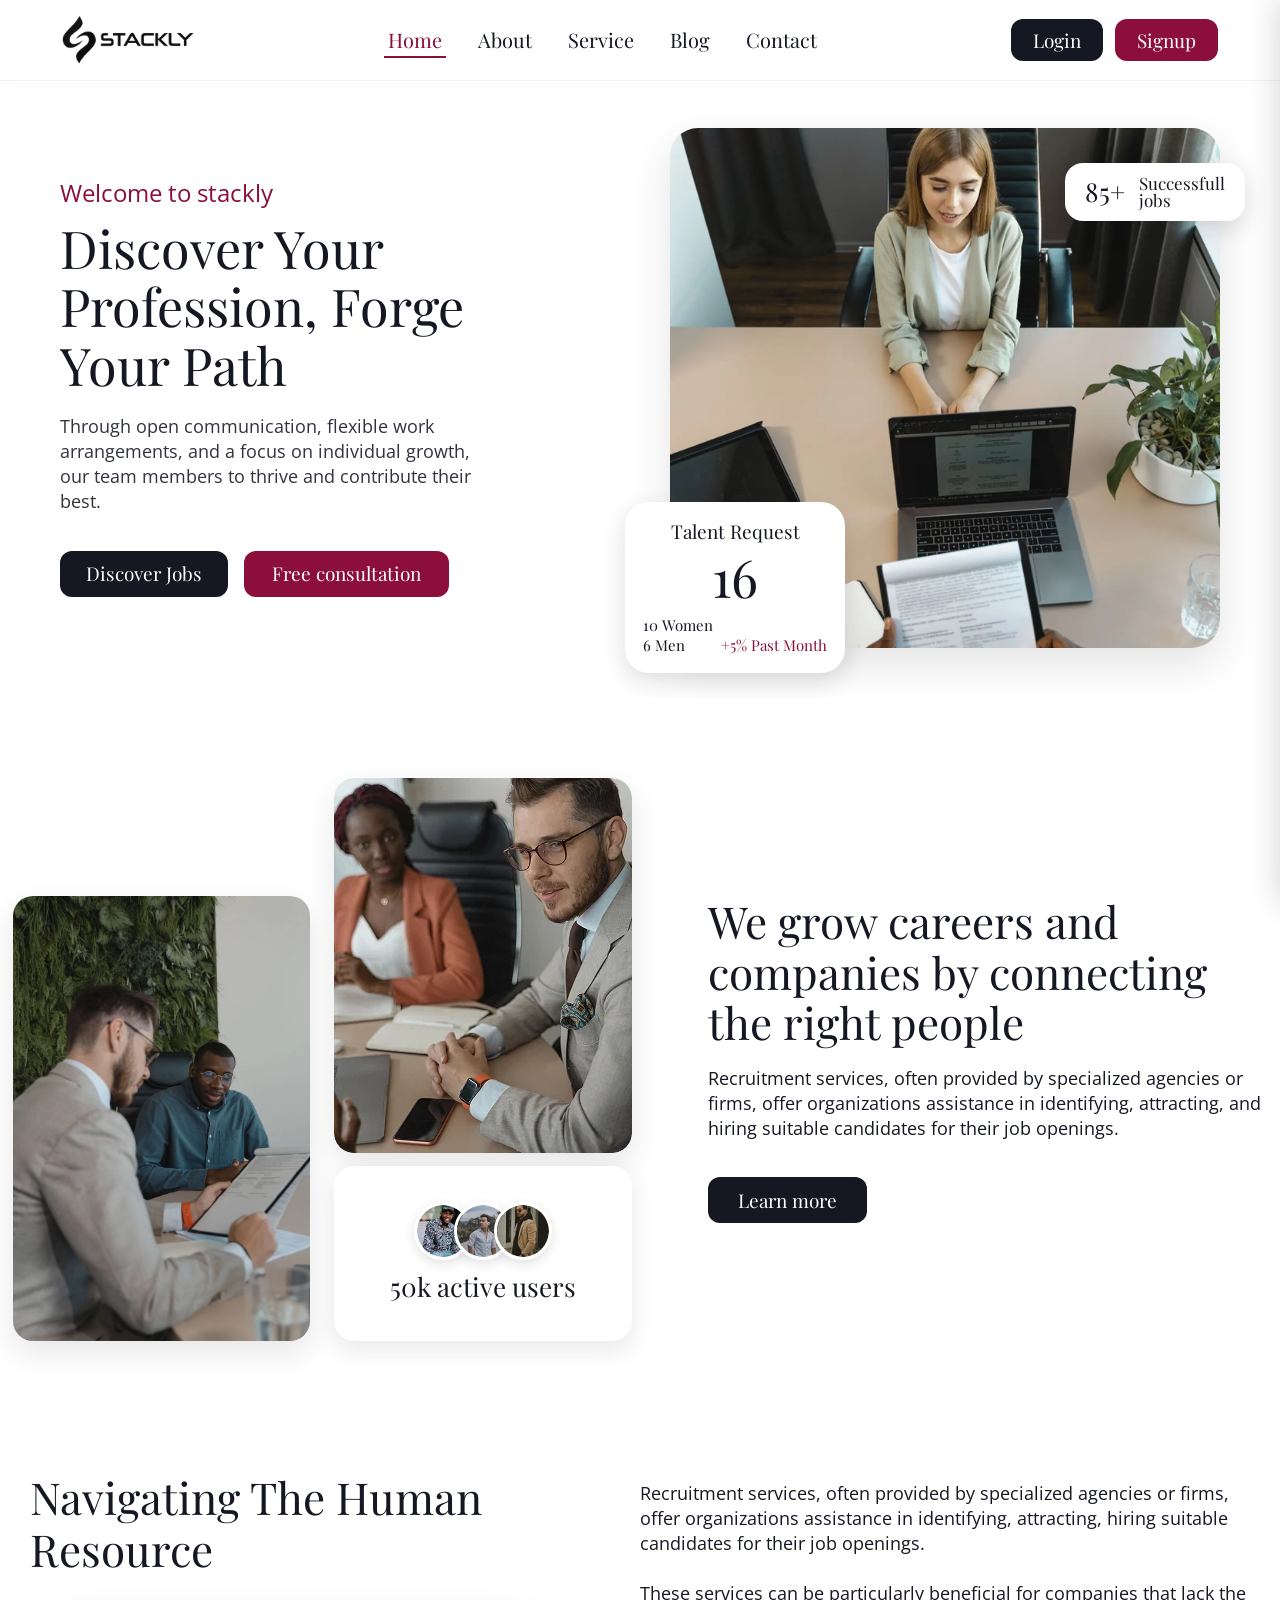
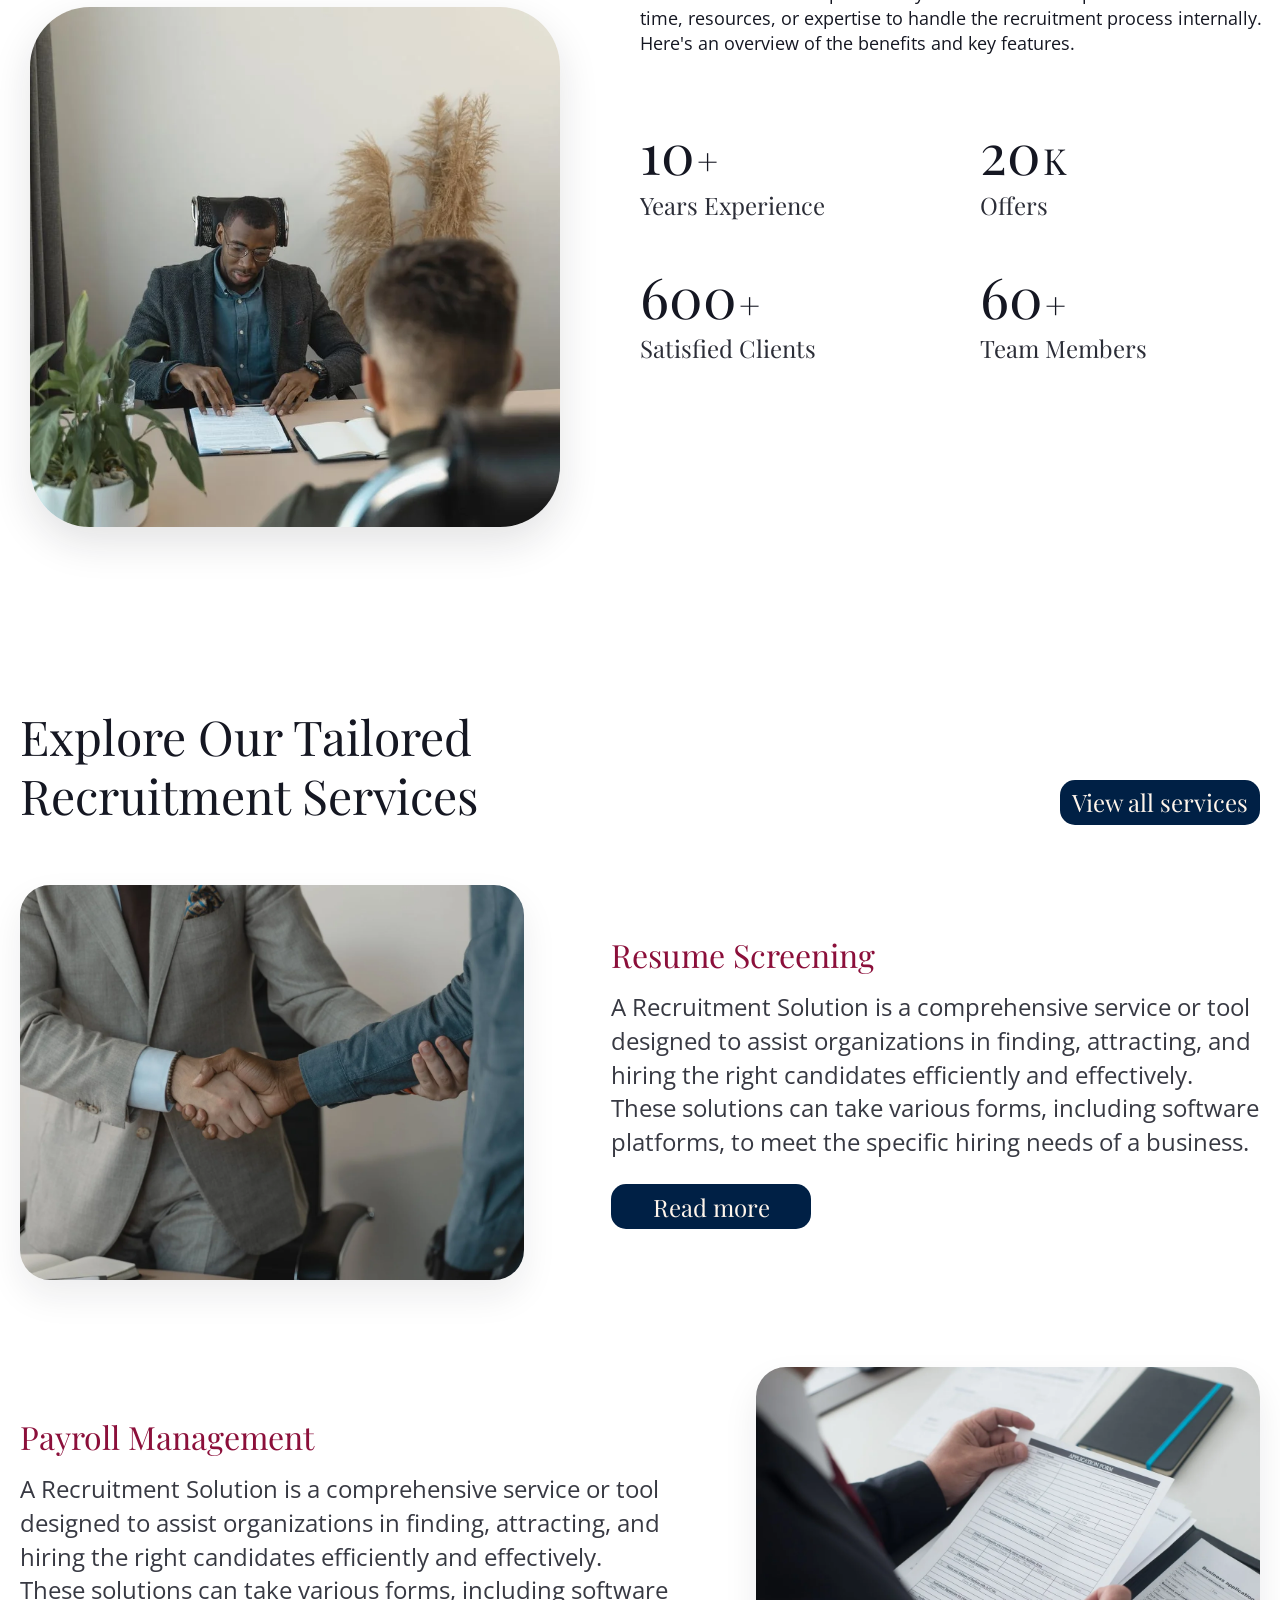
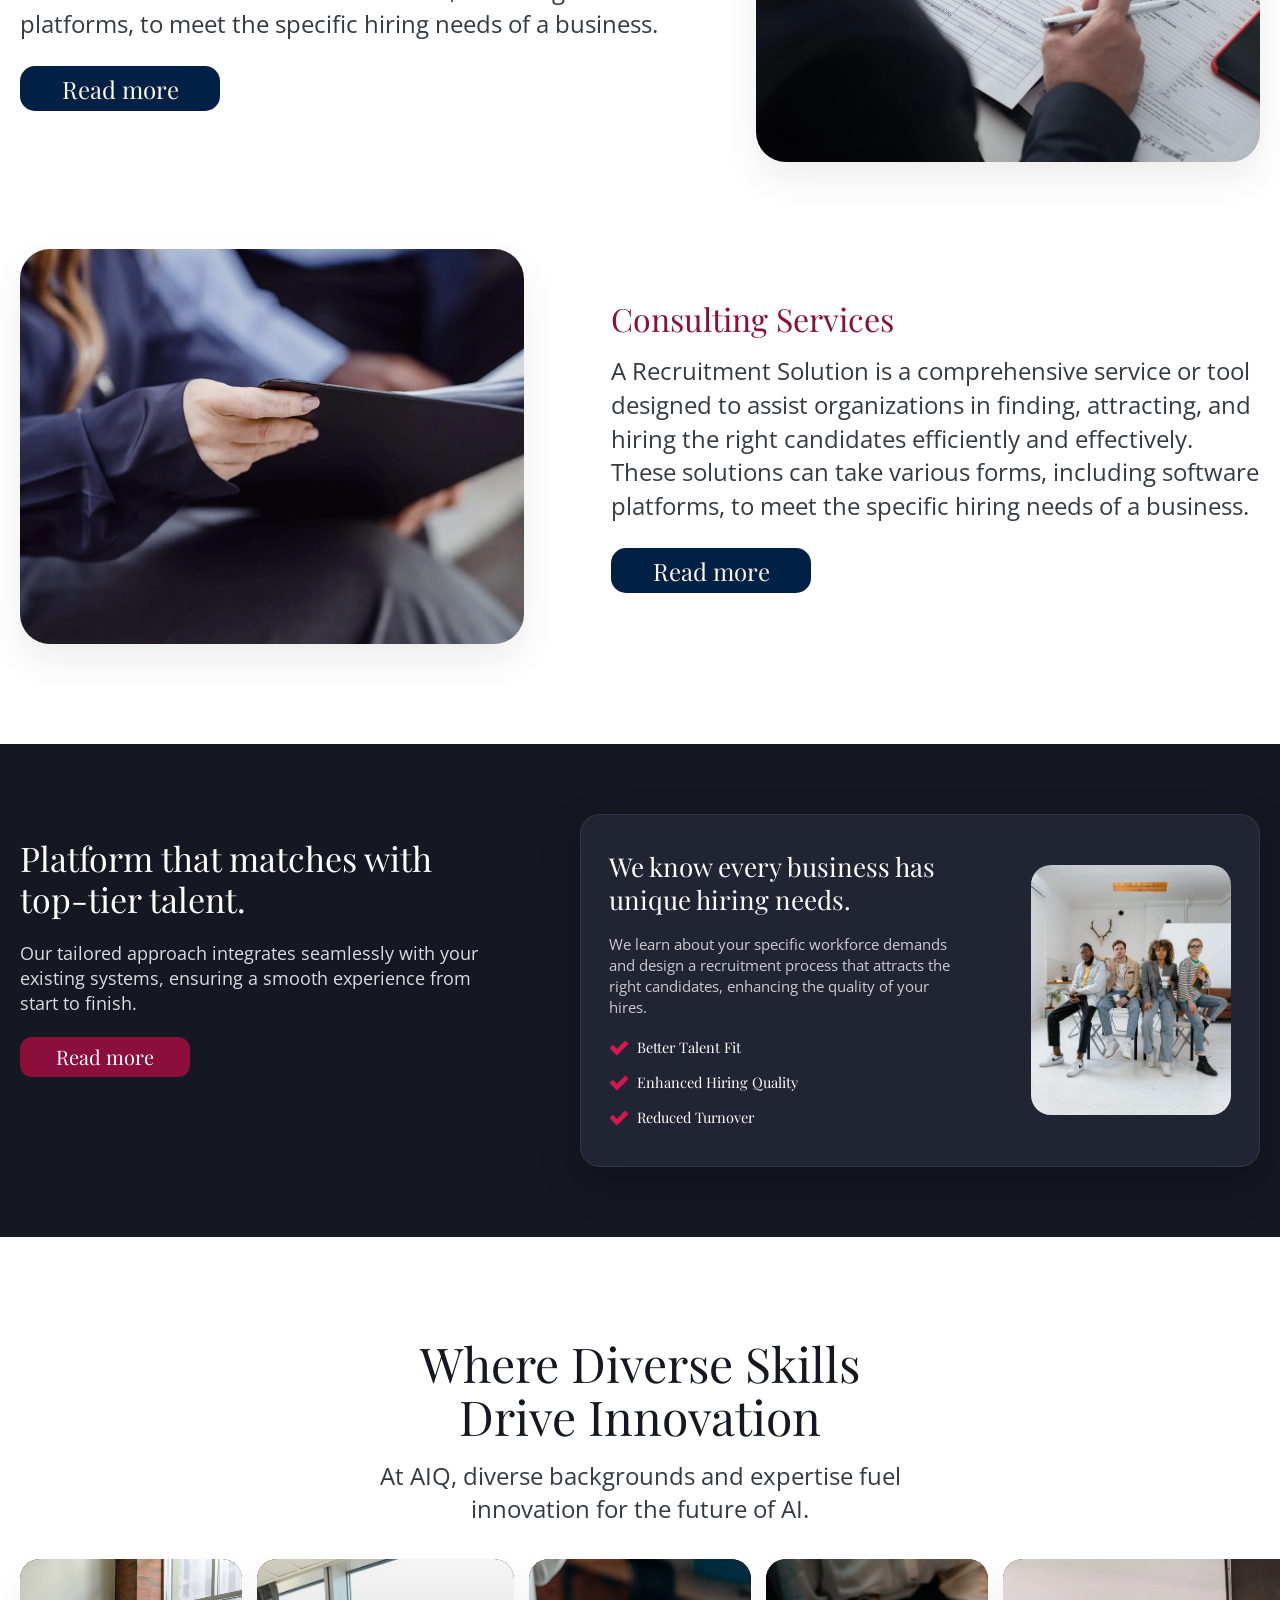
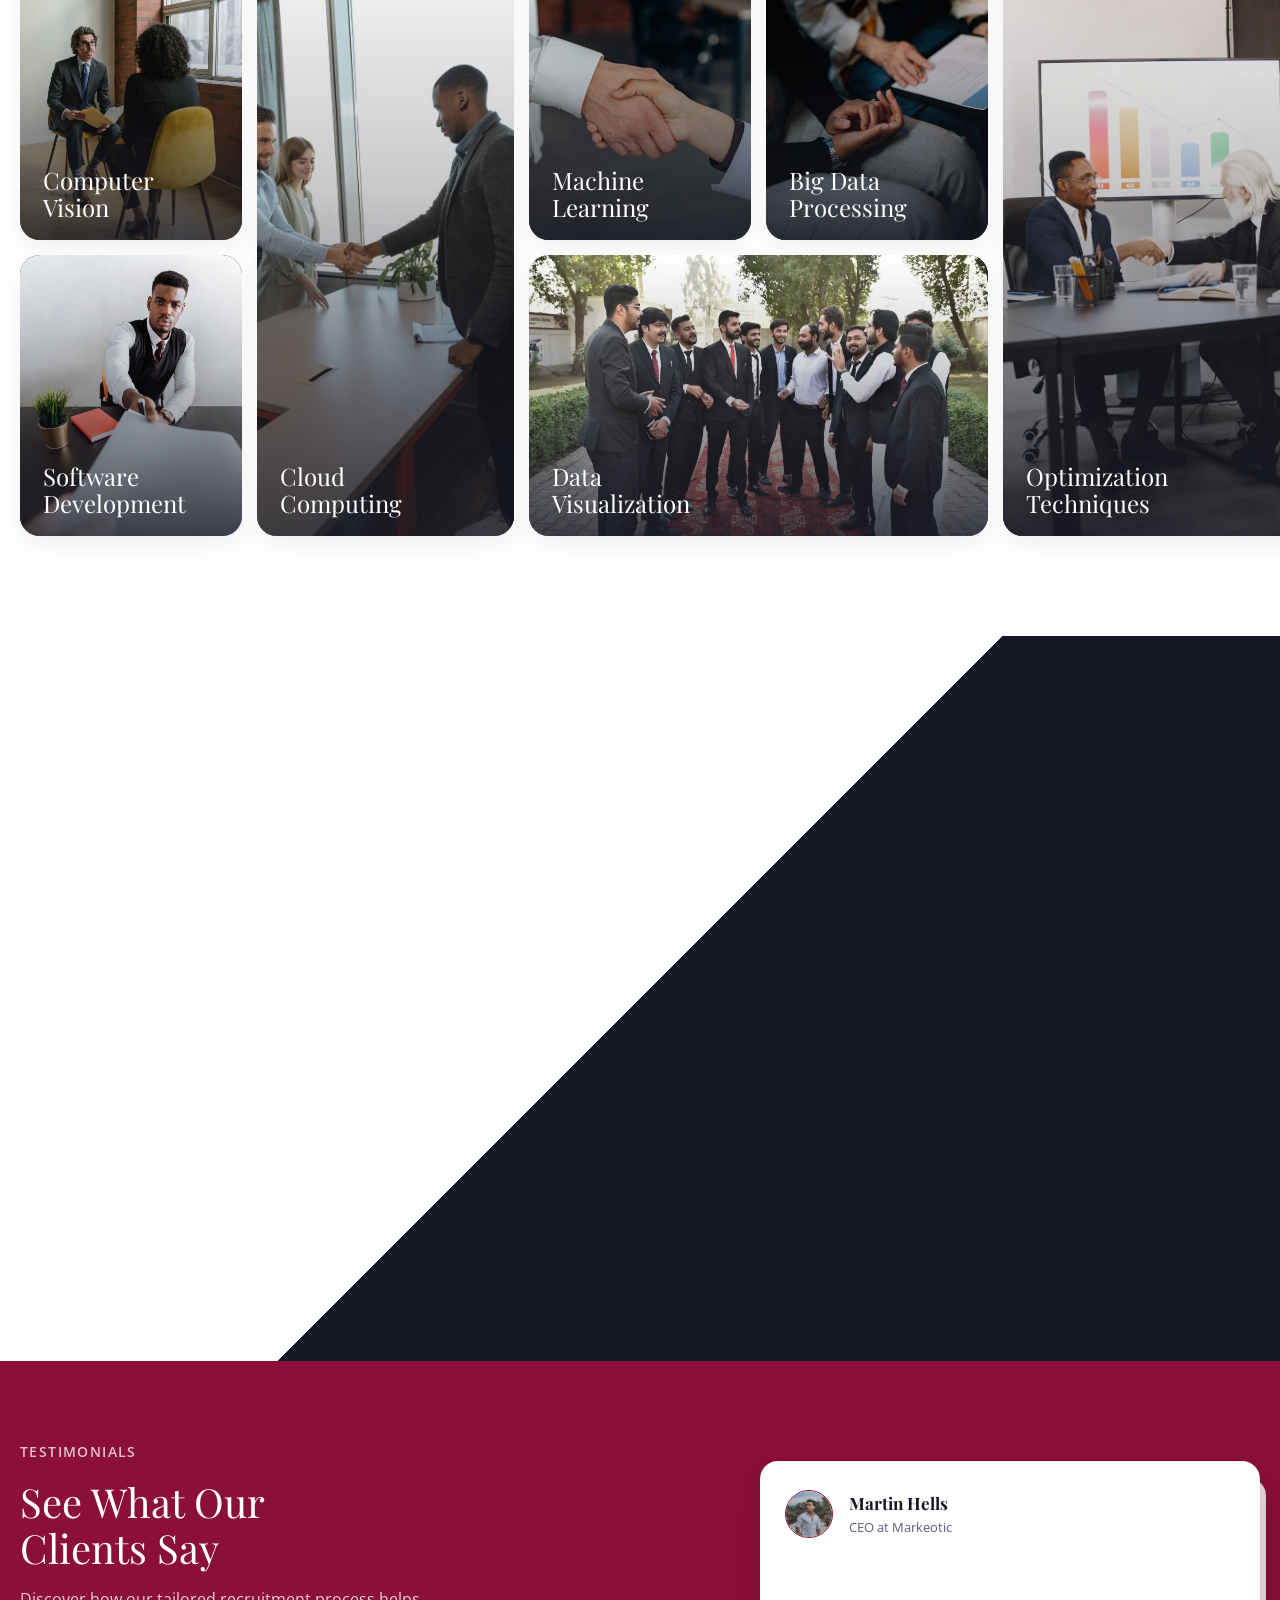
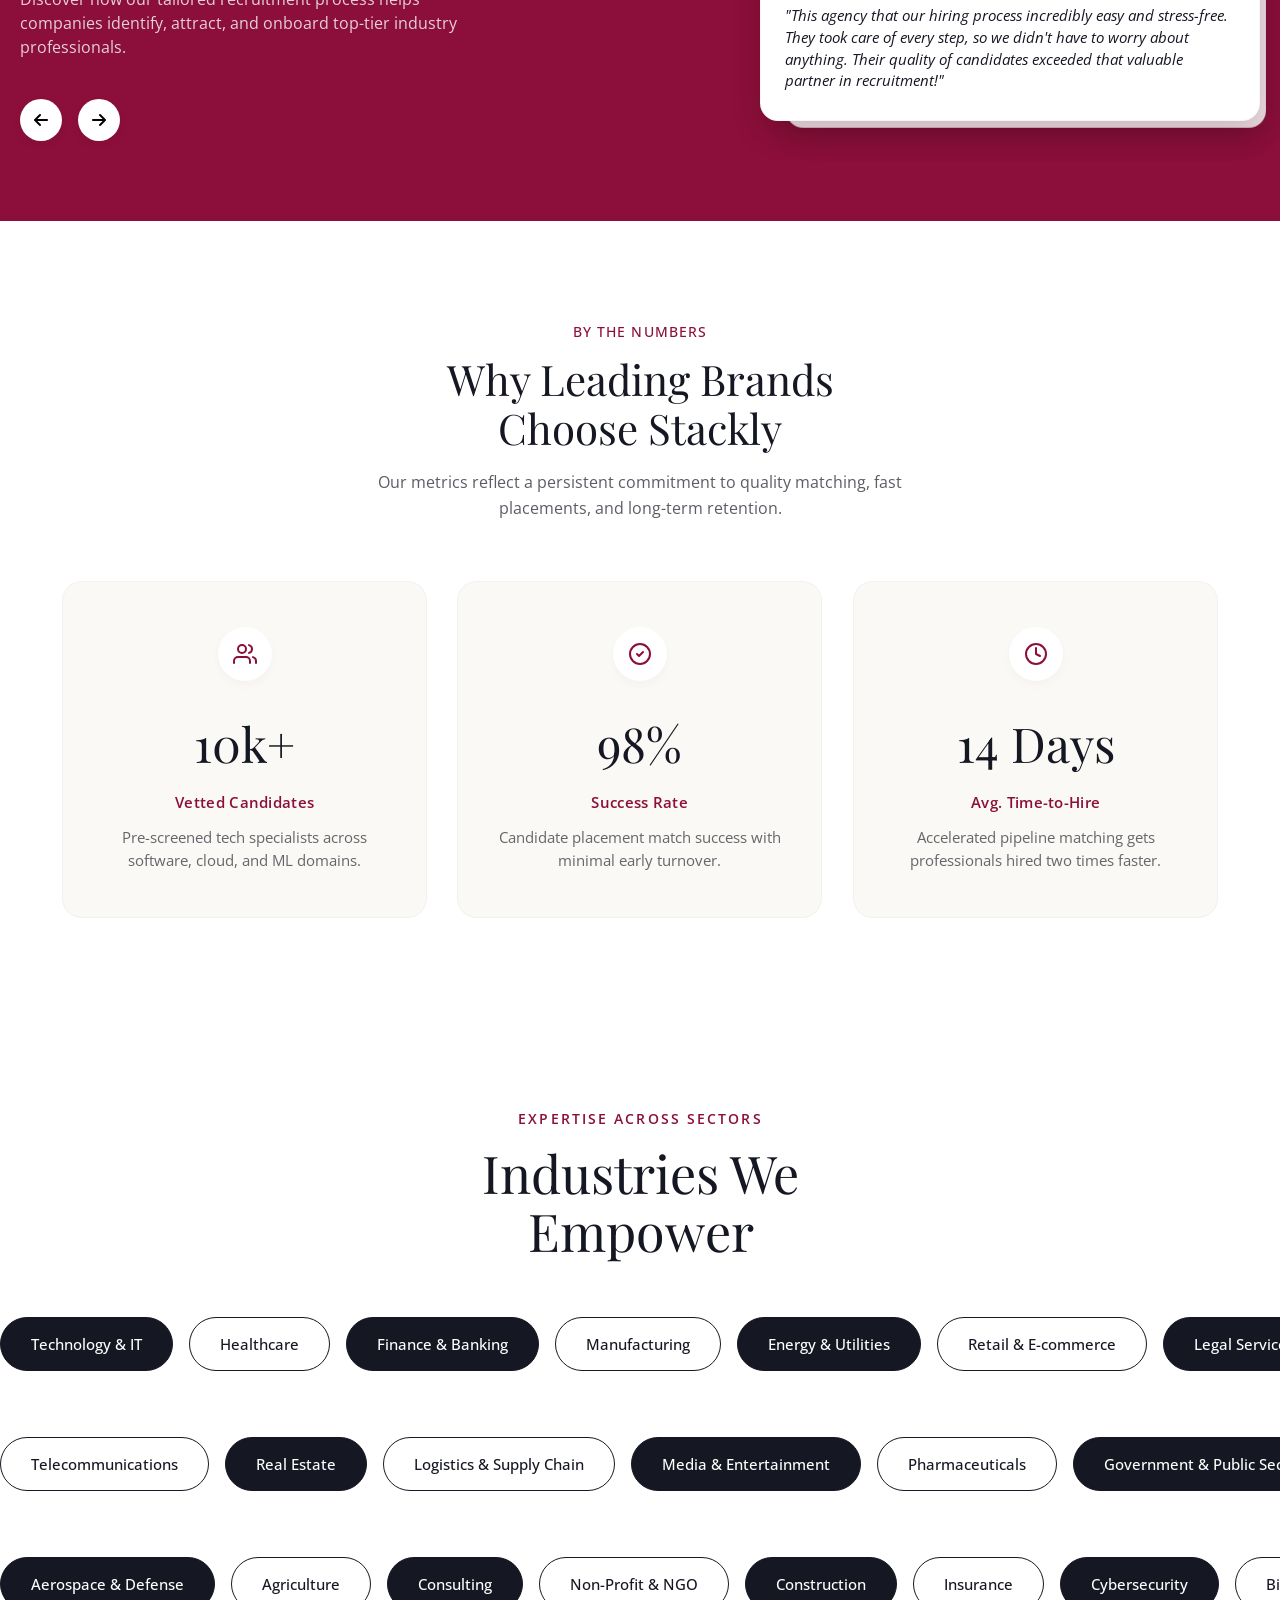
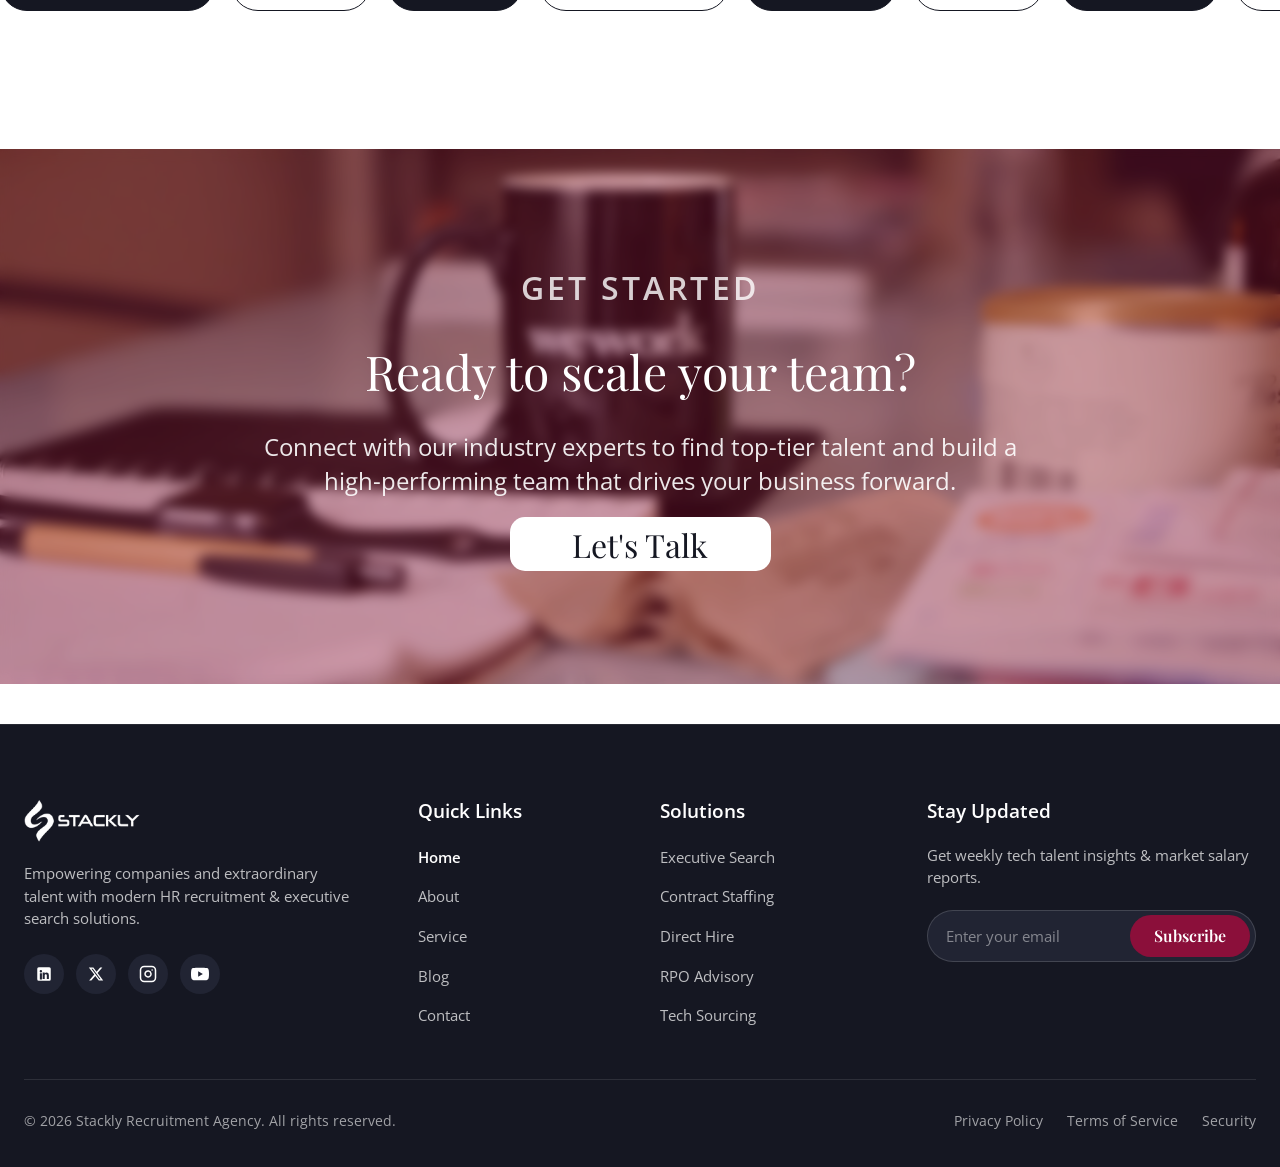
<file: index.html>
<!DOCTYPE html>
<html lang="en">
<head>
  <meta charset="UTF-8">
  <meta name="viewport" content="width=device-width, initial-scale=1.0">
  <title>Stackly - Discover Your Profession, Forge Your Path</title>
  <meta name="description" content="Through open communication, flexible work arrangements, and a focus on individual growth, our team members to thrive and contribute their best.">
  
  <!-- Stylesheets -->
  <link rel="stylesheet" href="global.css">
  <link rel="stylesheet" href="css/common.css">
  <link rel="stylesheet" href="index.css">
  <link rel="stylesheet" href="https://cdnjs.cloudflare.com/ajax/libs/font-awesome/6.4.0/css/all.min.css">
</head>
<body>

  <!-- Reusable Common Header -->
  <div id="common-header">
    <header class="site-header">
      <div class="header-container">
        <!-- Logo -->
        <a href="index.html" class="header-logo-link" id="nav-logo-link">
          <img src="assets/logo.webp" alt="Stackly Logo" class="header-logo" id="nav-logo-img">
        </a>

        <!-- Desktop Navigation Items -->
        <nav class="header-nav" aria-label="Main Navigation">
          <ul class="nav-list">
            <li class="nav-item"><a href="index.html" class="nav-link" id="nav-home">Home</a></li>
            <li class="nav-item"><a href="html/about.html" class="nav-link" id="nav-about">About</a></li>
            <li class="nav-item"><a href="html/service.html" class="nav-link" id="nav-service">Service</a></li>
            <li class="nav-item"><a href="html/blog.html" class="nav-link" id="nav-blog">Blog</a></li>
            <li class="nav-item"><a href="html/contact.html" class="nav-link" id="nav-contact">Contact</a></li>
          </ul>
        </nav>

        <!-- Login & Signup Buttons -->
        <div class="header-actions">
          <a href="html/login.html" class="btn btn-login">Login</a>
          <a href="html/signup.html" class="btn btn-signup">Signup</a>
        </div>

        <!-- Mobile Hamburger Toggle -->
        <button class="hamburger-btn" id="hamburger-toggle" aria-label="Toggle navigation menu" aria-expanded="false">
          <span class="hamburger-bar"></span>
          <span class="hamburger-bar"></span>
          <span class="hamburger-bar"></span>
        </button>
      </div>

      <!-- Mobile Drawer Menu -->
      <div class="mobile-menu" id="mobile-menu" aria-hidden="true">
        <div class="mobile-menu-header">
          <img src="assets/logo.webp" alt="Stackly Logo" class="mobile-logo" id="mobile-logo-img">
          <button class="mobile-close-btn" id="mobile-close-toggle" aria-label="Close menu">&times;</button>
        </div>
        <nav class="mobile-nav">
          <ul class="mobile-nav-list">
            <li><a href="index.html" class="mobile-nav-link" id="mobile-nav-home">Home</a></li>
            <li><a href="html/about.html" class="mobile-nav-link" id="mobile-nav-about">About</a></li>
            <li><a href="html/service.html" class="mobile-nav-link" id="mobile-nav-service">Service</a></li>
            <li><a href="html/blog.html" class="mobile-nav-link" id="mobile-nav-blog">Blog</a></li>
            <li><a href="html/contact.html" class="mobile-nav-link" id="mobile-nav-contact">Contact</a></li>
          </ul>
          <div class="mobile-actions">
            <a href="html/login.html" class="btn btn-login mobile-btn">Login</a>
            <a href="html/signup.html" class="btn btn-signup mobile-btn">Signup</a>
          </div>
        </nav>
      </div>
      <div class="mobile-menu-backdrop" id="mobile-backdrop"></div>
    </header>
  </div>

  <!-- Main Content Area -->
  <main id="main-content">
    <!-- Hero Section -->
    <section class="hero-section">
      <div class="hero-container">
        
        <!-- Left Text Layout -->
        <div class="hero-text-layout">
          <div class="hero-content-box">
            <div class="hero-title-group">
              <span class="hero-subtitle">Welcome to stackly</span>
              <h1 class="hero-title">Discover Your<br>Profession, Forge<br>Your Path</h1>
            </div>
            <p class="hero-description">
              Through open communication, flexible work<br>arrangements, and a focus on individual growth,<br>our team members to thrive and contribute their<br>best.
            </p>
          </div>
          
          <!-- Hero Action Buttons -->
          <div class="hero-btn-layout">
            <a href="html/404.html" class="btn btn-discover">Discover Jobs</a>
            <a href="html/404.html" class="btn btn-consultation">Free consultation</a>
          </div>
        </div>

        <!-- Right Side Image + Floating Cards Layout -->
        <div class="hero-visual-layout">
          <div class="hero-image-wrapper">
            <img src="assets/home/hero_img.webp" alt="Professional recruitment environment at Stackly" class="hero-main-img">
            
            <!-- 85+ Successful Jobs Card -->
            <div class="stat-card jobs-card">
              <div class="jobs-card-num">85+</div>
              <div class="jobs-card-text">Successfull<br>jobs</div>
            </div>

            <!-- Talent Request Card -->
            <div class="stat-card talent-card">
              <h3 class="talent-title">Talent Request</h3>
              <div class="talent-count">16</div>
              <div class="talent-stats">
                <div class="talent-left-stats">
                  <span>10 Women</span>
                  <span>6 Men</span>
                </div>
                <div class="talent-right-stats">
                  <span class="talent-growth">+5% Past Month</span>
                </div>
              </div>
            </div>
            
          </div>
        </div>

      </div>
    </section>

    <!-- We Grow Careers Section -->
    <section class="we-grow-section" id="we-grow-section">
      <div class="we-grow-container">
        
        <!-- Left Images & Avatar Badge Column -->
        <div class="we-grow-visuals reveal-from-left">
          <!-- Image 1 Column -->
          <div class="grow-col-1">
            <img src="assets/home/we_grow_1.webp" alt="Recruitment consultation meeting" class="grow-img-1">
          </div>

          <!-- Image 2 + 50k Users Badge Column -->
          <div class="grow-col-2">
            <img src="assets/home/we_grow_2.webp" alt="Professional business partners discussing career paths" class="grow-img-2">
            
            <!-- 50k Active Users Card -->
            <div class="active-users-card reveal-from-bottom">
              <div class="avatar-stack">
                <img src="assets/home/ring_img_1.webp" alt="Active User 1" class="avatar-img">
                <img src="assets/home/ring_img_2.webp" alt="Active User 2" class="avatar-img">
                <img src="assets/home/ring_img_3.webp" alt="Active User 3" class="avatar-img">
              </div>
              <div class="users-card-text">50k active users</div>
            </div>
          </div>
        </div>

        <!-- Right Content Layout -->
        <div class="we-grow-content">
          <div class="we-grow-text-box">
            <h2 class="we-grow-title reveal-from-right">
              We grow careers and<br>companies by connecting<br>the right people
            </h2>
            <p class="we-grow-desc reveal-from-right delay-1">
              Recruitment services, often provided by specialized agencies or<br>firms, offer organizations assistance in identifying, attracting, and<br>hiring suitable candidates for their job openings.
            </p>
          </div>
          <div class="we-grow-btn-box reveal-from-bottom delay-2">
            <a href="html/about.html" class="btn btn-learn-more">Learn more</a>
          </div>
        </div>

      </div>
    </section>

    <!-- Navigating The Human Resource Section -->
    <section class="navigate-hr-section" id="navigate-hr-section">
      <div class="navigate-hr-container">
        
        <!-- Left Panel Layout -->
        <div class="navigate-left-panel">
          <h2 class="navigate-title reveal-from-left">
            Navigating The Human<br>Resource
          </h2>
          <div class="navigate-img-wrapper reveal-from-left delay-1">
            <img src="assets/home/navigate_img.webp" alt="Human resource interview and candidate consultation" class="navigate-img">
          </div>
        </div>

        <!-- Right Panel Layout -->
        <div class="navigate-right-panel">
          <!-- Text Paragraphs -->
          <div class="navigate-text-box">
            <p class="navigate-desc reveal-from-right">
              Recruitment services, often provided by specialized agencies or firms, offer organizations assistance in identifying, attracting, hiring suitable candidates for their job openings.
            </p>
            <p class="navigate-desc reveal-from-right delay-1">
              These services can be particularly beneficial for companies that lack the time, resources, or expertise to handle the recruitment process internally. Here's an overview of the benefits and key features.
            </p>
          </div>

          <!-- Stats Grid (2x2) -->
          <div class="navigate-stats-grid" id="stats-grid">
            <div class="stat-item">
              <div class="stat-number"><span class="stat-count" data-target="10" data-suffix="+">10</span><span class="stat-suffix stat-suffix--sm">+</span></div>
              <div class="stat-label">Years Experience</div>
            </div>
            <div class="stat-item">
              <div class="stat-number"><span class="stat-count" data-target="20" data-suffix="">20</span><span class="stat-suffix stat-suffix--sm">K</span></div>
              <div class="stat-label">Offers</div>
            </div>
            <div class="stat-item">
              <div class="stat-number"><span class="stat-count" data-target="600" data-suffix="+">600</span><span class="stat-suffix stat-suffix--sm">+</span></div>
              <div class="stat-label">Satisfied Clients</div>
            </div>
            <div class="stat-item">
              <div class="stat-number"><span class="stat-count" data-target="60" data-suffix="+">60</span><span class="stat-suffix stat-suffix--sm">+</span></div>
              <div class="stat-label">Team Members</div>
            </div>
          </div>
        </div>

    </section>
    <!-- Explore Services Section -->
    <section class="explore-services-section" id="explore-services-section">
      <div class="explore-services-container">
        
        <!-- Text Container Header -->
        <div class="explore-header reveal-from-bottom">
          <h2 class="explore-title">Explore Our Tailored<br>Recruitment Services</h2>
          <a href="html/service.html" class="btn-explore-view-all">View all services</a>
        </div>

        <!-- Image + Text Grid Container -->
        <div class="explore-grid">
          
          <!-- Row 1: Resume Screening -->
          <div class="explore-row">
            <div class="explore-img-col reveal-from-left">
              <img src="assets/home/explore_1.webp" alt="Resume Screening" class="explore-row-img">
            </div>
            <div class="explore-text-col reveal-from-right delay-1">
              <h3 class="explore-row-title">Resume Screening</h3>
              <p class="explore-row-desc">
                A Recruitment Solution is a comprehensive service or tool designed to assist organizations in finding, attracting, and hiring the right candidates efficiently and effectively. These solutions can take various forms, including software platforms, to meet the specific hiring needs of a business.
              </p>
              <a href="html/service.html" class="btn-explore-read-more">Read more</a>
            </div>
          </div>

          <!-- Row 2: Payroll Management -->
          <div class="explore-row explore-row--reverse">
            <div class="explore-text-col reveal-from-left delay-1">
              <h3 class="explore-row-title">Payroll Management</h3>
              <p class="explore-row-desc">
                A Recruitment Solution is a comprehensive service or tool designed to assist organizations in finding, attracting, and hiring the right candidates efficiently and effectively. These solutions can take various forms, including software platforms, to meet the specific hiring needs of a business.
              </p>
              <a href="html/service.html" class="btn-explore-read-more">Read more</a>
            </div>
            <div class="explore-img-col reveal-from-right">
              <img src="assets/home/explore_2.webp" alt="Payroll Management" class="explore-row-img">
            </div>
          </div>

          <!-- Row 3: Consulting Services -->
          <div class="explore-row">
            <div class="explore-img-col reveal-from-left">
              <img src="assets/home/explore_3.webp" alt="Consulting Services" class="explore-row-img">
            </div>
            <div class="explore-text-col reveal-from-right delay-1">
              <h3 class="explore-row-title">Consulting Services</h3>
              <p class="explore-row-desc">
                A Recruitment Solution is a comprehensive service or tool designed to assist organizations in finding, attracting, and hiring the right candidates efficiently and effectively. These solutions can take various forms, including software platforms, to meet the specific hiring needs of a business.
              </p>
              <a href="html/service.html" class="btn-explore-read-more">Read more</a>
            </div>
          </div>

        </div>
    </section>

    <!-- Platform Section -->
    <section class="platform-section" id="platform-section">
      <div class="platform-container">
        
        <!-- Left Side: Intro and CTA -->
        <div class="platform-left-content reveal-from-left">
          <h2 class="platform-title">Platform that matches with<br>top-tier talent.</h2>
          <p class="platform-desc">
            Our tailored approach integrates seamlessly with your existing systems, ensuring a smooth experience from start to finish.
          </p>
          <a href="html/about.html" class="btn-platform-read-more">Read more</a>
        </div>

        <!-- Right Side: White Card Content -->
        <div class="platform-right-card reveal-from-right delay-1">
          <div class="platform-card-inner">
            <!-- Card Left: Text & Bullet Points -->
            <div class="platform-card-text-col">
              <h3 class="platform-card-title">We know every business has<br>unique hiring needs.</h3>
              <p class="platform-card-desc">
                We learn about your specific workforce demands and design a recruitment process that attracts the right candidates, enhancing the quality of your hires.
              </p>
              
              <!-- Bullet Points -->
              <ul class="platform-bullets">
                <li class="platform-bullet-item">
                  <img src="assets/home/tick_icon.webp" alt="Check Icon" class="platform-tick-icon">
                  <span class="platform-bullet-text">Better Talent Fit</span>
                </li>
                <li class="platform-bullet-item">
                  <img src="assets/home/tick_icon.webp" alt="Check Icon" class="platform-tick-icon">
                  <span class="platform-bullet-text">Enhanced Hiring Quality</span>
                </li>
                <li class="platform-bullet-item">
                  <img src="assets/home/tick_icon.webp" alt="Check Icon" class="platform-tick-icon">
                  <span class="platform-bullet-text">Reduced Turnover</span>
                </li>
              </ul>
            </div>

            <!-- Card Right: Image -->
            <div class="platform-card-img-col">
              <img src="assets/home/platform_img.webp" alt="Team meeting" class="platform-card-img">
            </div>
          </div>
        </div>

    </section>

    <!-- Innovation / Diverse Skills Section -->
    <section class="innovation-section" id="innovation-section">
      <div class="innovation-container">
        
        <!-- Text Container Header -->
        <div class="innovation-header reveal-from-bottom">
          <h2 class="innovation-title">Where Diverse Skills<br>Drive Innovation</h2>
          <p class="innovation-desc">At AIQ, diverse backgrounds and expertise fuel innovation for the future of AI.</p>
        </div>

        <!-- Image Container Grid -->
        <div class="innovation-grid">
          
          <!-- Column 1 -->
          <div class="innovation-col col-1 reveal-from-left">
            <!-- Card 1: Computer Vision -->
            <a href="html/404.html" class="innovation-card height-sm" style="display: block; text-decoration: none;">
              <img src="assets/home/where_1.webp" alt="Computer Vision" class="innovation-img">
              <div class="innovation-card-overlay"></div>
              <h4 class="innovation-card-text">Computer<br>Vision</h4>
            </a>
            <!-- Card 2: Software Development -->
            <a href="html/404.html" class="innovation-card height-sm" style="display: block; text-decoration: none;">
              <img src="assets/home/where_2.webp" alt="Software Development" class="innovation-img">
              <div class="innovation-card-overlay"></div>
              <h4 class="innovation-card-text">Software<br>Development</h4>
            </a>
          </div>

          <!-- Column 2 -->
          <div class="innovation-col col-2 reveal-from-bottom">
            <!-- Card 3: Cloud Computing -->
            <a href="html/404.html" class="innovation-card height-lg" style="display: block; text-decoration: none;">
              <img src="assets/home/where_3.webp" alt="Cloud Computing" class="innovation-img">
              <div class="innovation-card-overlay"></div>
              <h4 class="innovation-card-text">Cloud<br>Computing</h4>
            </a>
          </div>

          <!-- Column 3 -->
          <div class="innovation-col col-3 reveal-from-bottom">
            <!-- Row 1 inside Col 3 -->
            <div class="innovation-subrow">
              <!-- Card 4: Machine Learning -->
              <a href="html/404.html" class="innovation-card height-sm width-half" style="display: block; text-decoration: none;">
                <img src="assets/home/where_4.webp" alt="Machine Learning" class="innovation-img">
                <div class="innovation-card-overlay"></div>
                <h4 class="innovation-card-text">Machine<br>Learning</h4>
              </a>
              <!-- Card 5: Big Data Processing -->
              <a href="html/404.html" class="innovation-card height-sm width-half" style="display: block; text-decoration: none;">
                <img src="assets/home/where_5.webp" alt="Big Data Processing" class="innovation-img">
                <div class="innovation-card-overlay"></div>
                <h4 class="innovation-card-text">Big Data<br>Processing</h4>
              </a>
            </div>
            <!-- Card 6: Data Visualization -->
            <a href="html/404.html" class="innovation-card height-sm width-full" style="display: block; text-decoration: none;">
              <img src="assets/home/where_6.webp" alt="Data Visualization" class="innovation-img">
              <div class="innovation-card-overlay"></div>
              <h4 class="innovation-card-text">Data<br>Visualization</h4>
            </a>
          </div>

          <!-- Column 4 -->
          <div class="innovation-col col-4 reveal-from-right">
            <!-- Card 7: Optimization Techniques -->
            <a href="html/404.html" class="innovation-card height-lg" style="display: block; text-decoration: none;">
              <img src="assets/home/where_7.webp" alt="Optimization Techniques" class="innovation-img">
              <div class="innovation-card-overlay"></div>
              <h4 class="innovation-card-text">Optimization<br>Techniques</h4>
            </a>
          </div>

        </div>
    </section>

    <!-- OUR HIRING PROCESS SECTION (Unique #1) -->
    <section class="process-section" id="hiring-process">
      <div class="process-bg-split"></div>
      <div class="process-container">
        <div class="process-header reveal-from-bottom">
          <span class="process-label">How It Works</span>
          <h2 class="process-title">Our Hiring Process</h2>
          <p class="process-subtitle">A streamlined, transparent approach designed to connect you with the perfect talent — fast.</p>
        </div>

        <div class="process-timeline">
          <!-- Step 1 -->
          <div class="process-step reveal-from-bottom" style="transition-delay: 0s;">
            <div class="step-number-ring">
              <span class="step-number">01</span>
            </div>
            <div class="step-card">
              <div class="step-icon">
                <svg width="32" height="32" viewBox="0 0 24 24" fill="none" stroke="currentColor" stroke-width="1.5" stroke-linecap="round" stroke-linejoin="round"><path d="M21 21l-6-6m2-5a7 7 0 11-14 0 7 7 0 0114 0z"/></svg>
              </div>
              <h3 class="step-name">Discovery</h3>
              <p class="step-desc">We learn your business, culture, and the exact role requirements through a deep-dive consultation.</p>
            </div>
            <div class="step-connector"></div>
          </div>

          <!-- Step 2 -->
          <div class="process-step reveal-from-bottom" style="transition-delay: 0.15s;">
            <div class="step-number-ring">
              <span class="step-number">02</span>
            </div>
            <div class="step-card">
              <div class="step-icon">
                <svg width="32" height="32" viewBox="0 0 24 24" fill="none" stroke="currentColor" stroke-width="1.5" stroke-linecap="round" stroke-linejoin="round"><path d="M17 20h5v-2a3 3 0 00-5.356-1.857M17 20H7m10 0v-2c0-.656-.126-1.283-.356-1.857M7 20H2v-2a3 3 0 015.356-1.857M7 20v-2c0-.656.126-1.283.356-1.857m0 0a5.002 5.002 0 019.288 0M15 7a3 3 0 11-6 0 3 3 0 016 0zm6 3a2 2 0 11-4 0 2 2 0 014 0zM7 10a2 2 0 11-4 0 2 2 0 014 0z"/></svg>
              </div>
              <h3 class="step-name">Sourcing</h3>
              <p class="step-desc">Our AI-powered tools recruiters identify top-tier candidates from our global talent network.</p>
            </div>
            <div class="step-connector"></div>
          </div>

          <!-- Step 3 -->
          <div class="process-step reveal-from-bottom" style="transition-delay: 0.3s;">
            <div class="step-number-ring">
              <span class="step-number">03</span>
            </div>
            <div class="step-card">
              <div class="step-icon">
                <svg width="32" height="32" viewBox="0 0 24 24" fill="none" stroke="currentColor" stroke-width="1.5" stroke-linecap="round" stroke-linejoin="round"><path d="M9 12l2 2 4-4m6 2a9 9 0 11-18 0 9 9 0 0118 0z"/></svg>
              </div>
              <h3 class="step-name">Screening</h3>
              <p class="step-desc">Rigorous interviews, skill checks, and background checks ensure only the best reach your desk.</p>
            </div>
            <div class="step-connector"></div>
          </div>

          <!-- Step 4 -->
          <div class="process-step reveal-from-bottom" style="transition-delay: 0.45s;">
            <div class="step-number-ring">
              <span class="step-number">04</span>
            </div>
            <div class="step-card">
              <div class="step-icon">
                <svg width="32" height="32" viewBox="0 0 24 24" fill="none" stroke="currentColor" stroke-width="1.5" stroke-linecap="round" stroke-linejoin="round"><path d="M5 3v4M3 5h4M6 17v4m-2-2h4m5-16l2.286 6.857L21 12l-5.714 2.143L13 21l-2.286-6.857L5 12l5.714-2.143L13 3z"/></svg>
              </div>
              <h3 class="step-name">Placement</h3>
              <p class="step-desc">We facilitate seamless onboarding and follow up to guarantee long-term success for both parties.</p>
            </div>
          </div>
        </div>
      </div>
    </section>

    <!-- Testimonial Section -->
    <section class="testimonial-section">
      <div class="testimonial-container">
        
        <!-- Left Side: Title & Description & Controls -->
        <div class="testimonial-left reveal-from-left">
          <span class="testimonial-subtitle">Testimonials</span>
          <h2 class="testimonial-title">See What Our<br>Clients Say</h2>
          <p class="testimonial-desc">
            Discover how our tailored recruitment process helps companies identify, attract, and onboard top-tier industry professionals.
          </p>
          <!-- Navigation Controls -->
          <div class="testimonial-controls">
            <button class="test-control-btn" id="prev-test" aria-label="Previous Testimonial">
              <span class="control-arrow"><i class="fa-solid fa-arrow-left"></i></span>
            </button>
            <button class="test-control-btn" id="next-test" aria-label="Next Testimonial">
              <span class="control-arrow"><i class="fa-solid fa-arrow-right"></i></span>
            </button>
          </div>
        </div>
        
        <!-- Right Side: Rotating Card Stack -->
        <div class="testimonial-right reveal-from-right delay-1">
          <div class="testimonial-stack" id="testimonial-stack">
            
            <!-- Card 1 -->
            <div class="testimonial-card active" data-index="0">
              <div class="test-header">
                <img src="assets/home/test_1.webp" alt="Merina Williams" class="test-avatar">
                <div class="test-user-info">
                  <h4 class="test-name">Merina Williams</h4>
                  <span class="test-role">CEO at Taskbes</span>
                </div>
              </div>
              <p class="test-text">
                "This agency that our hiring process incredibly easy and stress-free. They took care of every step, so we didn't have to worry about anything. Their quality of candidates exceeded that valuable partner in recruitment!"
              </p>
            </div>

            <!-- Card 2 -->
            <div class="testimonial-card next" data-index="1">
              <div class="test-header">
                <img src="assets/home/test_2.webp" alt="Martin Hells" class="test-avatar">
                <div class="test-user-info">
                  <h4 class="test-name">Martin Hells</h4>
                  <span class="test-role">CEO at Markeotic</span>
                </div>
              </div>
              <p class="test-text">
                "This agency that our hiring process incredibly easy and stress-free. They took care of every step, so we didn't have to worry about anything. Their quality of candidates exceeded that valuable partner in recruitment!"
              </p>
            </div>

            <!-- Card 3 -->
            <div class="testimonial-card incoming" data-index="2">
              <div class="test-header">
                <img src="assets/home/test_3.webp" alt="John Doe" class="test-avatar">
                <div class="test-user-info">
                  <h4 class="test-name">John Doe</h4>
                  <span class="test-role">Director at TechCorp</span>
                </div>
              </div>
              <p class="test-text">
                "The agency provided exceptional the candidates quickly and efficiently. They took the time to understand our specific needs, which made all the difference. The entire process was smooth and well-organized."
              </p>
            </div>

          </div>
        </div>

      </div>
    </section>

    <section class="trust-stats-section" id="trust-stats-section">
      <div class="trust-stats-container">
        <div class="trust-stats-header reveal-from-bottom">
          <span class="trust-stats-label">By the Numbers</span>
          <h2 class="trust-stats-title">Why Leading Brands<br>Choose Stackly</h2>
          <p class="trust-stats-desc">Our metrics reflect a persistent commitment to quality matching, fast placements, and long-term retention.</p>
        </div>
        <div class="trust-stats-grid">
          <!-- Stat Card 1 -->
          <div class="trust-stat-card reveal-from-left">
            <div class="trust-stat-icon">
              <svg width="24" height="24" viewBox="0 0 24 24" fill="none" stroke="currentColor" stroke-width="2" stroke-linecap="round" stroke-linejoin="round"><path d="M17 21v-2a4 4 0 0 0-4-4H5a4 4 0 0 0-4 4v2"/><circle cx="9" cy="7" r="4"/><path d="M23 21v-2a4 4 0 0 0-3-3.87"/><path d="M16 3.13a4 4 0 0 1 0 7.75"/></svg>
            </div>
            <div class="trust-stat-number">10k+</div>
            <div class="trust-stat-label">Vetted Candidates</div>
            <p class="trust-stat-info">Pre-screened tech specialists across software, cloud, and ML domains.</p>
          </div>
          <!-- Stat Card 2 -->
          <div class="trust-stat-card reveal-from-bottom">
            <div class="trust-stat-icon">
              <svg width="24" height="24" viewBox="0 0 24 24" fill="none" stroke="currentColor" stroke-width="2" stroke-linecap="round" stroke-linejoin="round"><circle cx="12" cy="12" r="10"/><path d="m9 12 2 2 4-4"/></svg>
            </div>
            <div class="trust-stat-number">98%</div>
            <div class="trust-stat-label">Success Rate</div>
            <p class="trust-stat-info">Candidate placement match success with minimal early turnover.</p>
          </div>
          <!-- Stat Card 3 -->
          <div class="trust-stat-card reveal-from-right">
            <div class="trust-stat-icon">
              <svg width="24" height="24" viewBox="0 0 24 24" fill="none" stroke="currentColor" stroke-width="2" stroke-linecap="round" stroke-linejoin="round"><circle cx="12" cy="12" r="10"/><polyline points="12 6 12 12 16 14"/></svg>
            </div>
            <div class="trust-stat-number">14 Days</div>
            <div class="trust-stat-label">Avg. Time-to-Hire</div>
            <p class="trust-stat-info">Accelerated pipeline matching gets professionals hired two times faster.</p>
          </div>
        </div>
      </div>
    </section>



    


<!-- INDUSTRIES WE EMPOWER SECTION (Unique #2) -->
    <section class="industries-section" id="industries-section">
      <div class="industries-container">
        <div class="industries-header reveal-from-bottom">
          <span class="industries-label">Expertise Across Sectors</span>
          <h2 class="industries-title">Industries We<br>Empower</h2>
        </div>

        <!-- Marquee Row 1 (Left to Right) -->
        <div class="marquee-track" aria-hidden="true">
          <div class="marquee-scroll marquee-ltr">
            <span class="industry-pill">Technology & IT</span>
            <span class="industry-pill pill-outlined">Healthcare</span>
            <span class="industry-pill">Finance & Banking</span>
            <span class="industry-pill pill-outlined">Manufacturing</span>
            <span class="industry-pill">Energy & Utilities</span>
            <span class="industry-pill pill-outlined">Retail & E-commerce</span>
            <span class="industry-pill">Legal Services</span>
            <span class="industry-pill pill-outlined">Education</span>
            <!-- Duplicated for seamless loop -->
            <span class="industry-pill">Technology & IT</span>
            <span class="industry-pill pill-outlined">Healthcare</span>
            <span class="industry-pill">Finance & Banking</span>
            <span class="industry-pill pill-outlined">Manufacturing</span>
            <span class="industry-pill">Energy & Utilities</span>
            <span class="industry-pill pill-outlined">Retail & E-commerce</span>
            <span class="industry-pill">Legal Services</span>
            <span class="industry-pill pill-outlined">Education</span>
          </div>
        </div>

        <!-- Marquee Row 2 (Right to Left) -->
        <div class="marquee-track" aria-hidden="true">
          <div class="marquee-scroll marquee-rtl">
            <span class="industry-pill pill-outlined">Telecommunications</span>
            <span class="industry-pill">Real Estate</span>
            <span class="industry-pill pill-outlined">Logistics & Supply Chain</span>
            <span class="industry-pill">Media & Entertainment</span>
            <span class="industry-pill pill-outlined">Pharmaceuticals</span>
            <span class="industry-pill">Government & Public Sector</span>
            <span class="industry-pill pill-outlined">Hospitality & Tourism</span>
            <span class="industry-pill">Automotive</span>
            <!-- Duplicated for seamless loop -->
            <span class="industry-pill pill-outlined">Telecommunications</span>
            <span class="industry-pill">Real Estate</span>
            <span class="industry-pill pill-outlined">Logistics & Supply Chain</span>
            <span class="industry-pill">Media & Entertainment</span>
            <span class="industry-pill pill-outlined">Pharmaceuticals</span>
            <span class="industry-pill">Government & Public Sector</span>
            <span class="industry-pill pill-outlined">Hospitality & Tourism</span>
            <span class="industry-pill">Automotive</span>
          </div>
        </div>

        <!-- Marquee Row 3 (Left to Right, slower) -->
        <div class="marquee-track" aria-hidden="true">
          <div class="marquee-scroll marquee-ltr-slow">
            <span class="industry-pill">Aerospace & Defense</span>
            <span class="industry-pill pill-outlined">Agriculture</span>
            <span class="industry-pill">Consulting</span>
            <span class="industry-pill pill-outlined">Non-Profit & NGO</span>
            <span class="industry-pill">Construction</span>
            <span class="industry-pill pill-outlined">Insurance</span>
            <span class="industry-pill">Cybersecurity</span>
            <span class="industry-pill pill-outlined">Biotech</span>
            <!-- Duplicated for seamless loop -->
            <span class="industry-pill">Aerospace & Defense</span>
            <span class="industry-pill pill-outlined">Agriculture</span>
            <span class="industry-pill">Consulting</span>
            <span class="industry-pill pill-outlined">Non-Profit & NGO</span>
            <span class="industry-pill">Construction</span>
            <span class="industry-pill pill-outlined">Insurance</span>
            <span class="industry-pill">Cybersecurity</span>
            <span class="industry-pill pill-outlined">Biotech</span>
          </div>
        </div>

      </div>
    </section>

    <!-- Leadership / Our Smart People Section -->
    <section class="leadership-cta-section" id="leadership-cta-section">
      <div class="leadership-cta-overlay"></div>
      <div class="leadership-cta-container reveal-from-bottom">
        <span class="leadership-cta-label">GET STARTED</span>
        <h2 class="leadership-cta-title">Ready to scale your team?</h2>
        <p class="leadership-cta-desc">
          Connect with our industry experts to find top-tier talent and build a high-performing team that drives your business forward.
        </p>
        <a href="html/contact.html" class="btn-leadership-cta">Let's Talk</a>
      </div>
    </section>

  </main>


  <!-- Reusable Common Footer -->
  <div id="common-footer">
    <footer class="site-footer" id="site-footer">
      <div class="footer-container">
        
        <!-- Top Footer Main Grid -->
        <div class="footer-top-grid">
          
          <!-- Column 1: Brand Logo, Desc & Social Icons -->
          <div class="footer-col footer-col-brand">
            <a href="index.html" class="footer-logo-link" id="footer-logo-link">
              <img src="assets/logo.webp" alt="Stackly Logo" class="footer-logo" id="footer-logo-img">
            </a>
            <p class="footer-brand-desc">
              Empowering companies and extraordinary talent with modern HR recruitment & executive search solutions.
            </p>
            
            <!-- Popular Social Icons: LinkedIn, X, Instagram, YouTube -->
            <div class="footer-social-links" aria-label="Social Media Links">
              <!-- LinkedIn -->
              <a href="html/404.html" class="social-icon-btn">
                <svg width="18" height="18" viewBox="0 0 24 24" fill="currentColor">
                  <path d="M19 3a2 2 0 0 1 2 2v14a2 2 0 0 1-2 2H5a2 2 0 0 1-2-2V5a2 2 0 0 1 2-2h14m-.5 15.5v-5.3a3.26 3.26 0 0 0-3.26-3.26c-.85 0-1.84.52-2.28 1.3v-1.11h-2.79v8.37h2.79v-4.93c0-.77.62-1.4 1.39-1.4a1.4 1.4 0 0 1 1.4 1.4v4.93h2.75M6.46 10.9v8.37H9.25V10.9H6.46M7.86 6.77a1.62 1.62 0 1 0 0 3.24 1.62 1.62 0 0 0 0-3.24z"/>
                </svg>
              </a>
              <!-- X / Twitter -->
              <a href="html/404.html" class="social-icon-btn">
                <svg width="16" height="16" viewBox="0 0 24 24" fill="currentColor">
                  <path d="M18.244 2.25h3.308l-7.227 8.26 8.502 11.24H16.17l-5.214-6.817L4.99 21.75H1.68l7.73-8.835L1.254 2.25H8.08l4.713 6.231zm-1.161 17.52h1.833L7.084 4.126H5.117z"/>
                </svg>
              </a>
              <!-- Instagram -->
              <a href="html/404.html" class="social-icon-btn">
                <svg width="18" height="18" viewBox="0 0 24 24" fill="none" stroke="currentColor" stroke-width="2" stroke-linecap="round" stroke-linejoin="round">
                  <rect x="2" y="2" width="20" height="20" rx="5" ry="5"></rect>
                  <path d="M16 11.37A4 4 0 1 1 12.63 8 4 4 0 0 1 16 11.37z"></path>
                  <line x1="17.5" y1="6.5" x2="17.51" y2="6.5"></line>
                </svg>
              </a>
              <!-- YouTube -->
              <a href="html/404.html" class="social-icon-btn">
                <svg width="18" height="18" viewBox="0 0 24 24" fill="currentColor">
                  <path d="M23.498 6.186a3.016 3.016 0 0 0-2.122-2.136C19.505 3.545 12 3.545 12 3.545s-7.505 0-9.377.505A3.017 3.017 0 0 0 .502 6.186C0 8.07 0 12 0 12s0 3.93.502 5.814a3.016 3.016 0 0 0 2.122 2.136c1.871.505 9.376.505 9.376.505s7.505 0 9.377-.505a3.015 3.015 0 0 0 2.122-2.136C24 15.93 24 12 24 12s0-3.93-.502-5.814zM9.545 15.568V8.432L15.818 12l-6.273 3.568z"/>
                </svg>
              </a>
            </div>
          </div>

          <!-- Column 2: Quick Links (Order matches Header Nav: Home, About, Service, Blog, Contact) -->
          <div class="footer-col">
            <h3 class="footer-col-title">Quick Links</h3>
            <ul class="footer-nav-list">
              <li><a href="index.html" class="footer-link" id="footer-nav-home">Home</a></li>
              <li><a href="html/about.html" class="footer-link" id="footer-nav-about">About</a></li>
              <li><a href="html/service.html" class="footer-link" id="footer-nav-service">Service</a></li>
              <li><a href="html/blog.html" class="footer-link" id="footer-nav-blog">Blog</a></li>
              <li><a href="html/contact.html" class="footer-link" id="footer-nav-contact">Contact</a></li>
            </ul>
          </div>

          <!-- Column 3: Solutions -->
          <div class="footer-col">
            <h3 class="footer-col-title">Solutions</h3>
            <ul class="footer-nav-list">
              <li><a href="html/404.html" class="footer-link">Executive Search</a></li>
              <li><a href="html/404.html" class="footer-link">Contract Staffing</a></li>
              <li><a href="html/404.html" class="footer-link">Direct Hire</a></li>
              <li><a href="html/404.html" class="footer-link">RPO Advisory</a></li>
              <li><a href="html/404.html" class="footer-link">Tech Sourcing</a></li>
            </ul>
          </div>

          <!-- Column 4: Stay Updated (Mandatory Email Field) -->
          <div class="footer-col footer-col-subscribe">
            <h3 class="footer-col-title">Stay Updated</h3>
            <p class="footer-subscribe-desc">
              Get weekly tech talent insights & market salary reports.
            </p>
            
            <form class="footer-subscribe-form" id="footer-subscribe-form" novalidate>
              <div class="input-wrapper">
                <input 
                  type="email" 
                  id="footer-email-input" 
                  class="footer-email-input" 
                  placeholder="Enter your email" 
                  required 
                  aria-label="Enter your email address"
                >
                <button type="submit" class="btn btn-subscribe">Subscribe</button>
              </div>
              <div class="form-feedback-msg" id="footer-form-msg" aria-live="polite"></div>
            </form>
          </div>

        </div>

        <!-- Bottom Legal Row -->
        <div class="footer-bottom-row">
          <div class="footer-legal-links">
            <a href="html/404.html" class="footer-legal-link">Privacy Policy</a>
            <a href="html/404.html" class="footer-legal-link">Terms of Service</a>
            <a href="html/404.html" class="footer-legal-link">Security</a>
          </div>
          <div class="footer-copyright">
            &copy; 2026 Stackly Recruitment Agency. All rights reserved.
          </div>
        </div>

      </div>
    </footer>
  </div>

  <!-- Scripts -->
  <script src="js/common.js"></script>
  <script src="index.js"></script>
</body>
</html>
</file>
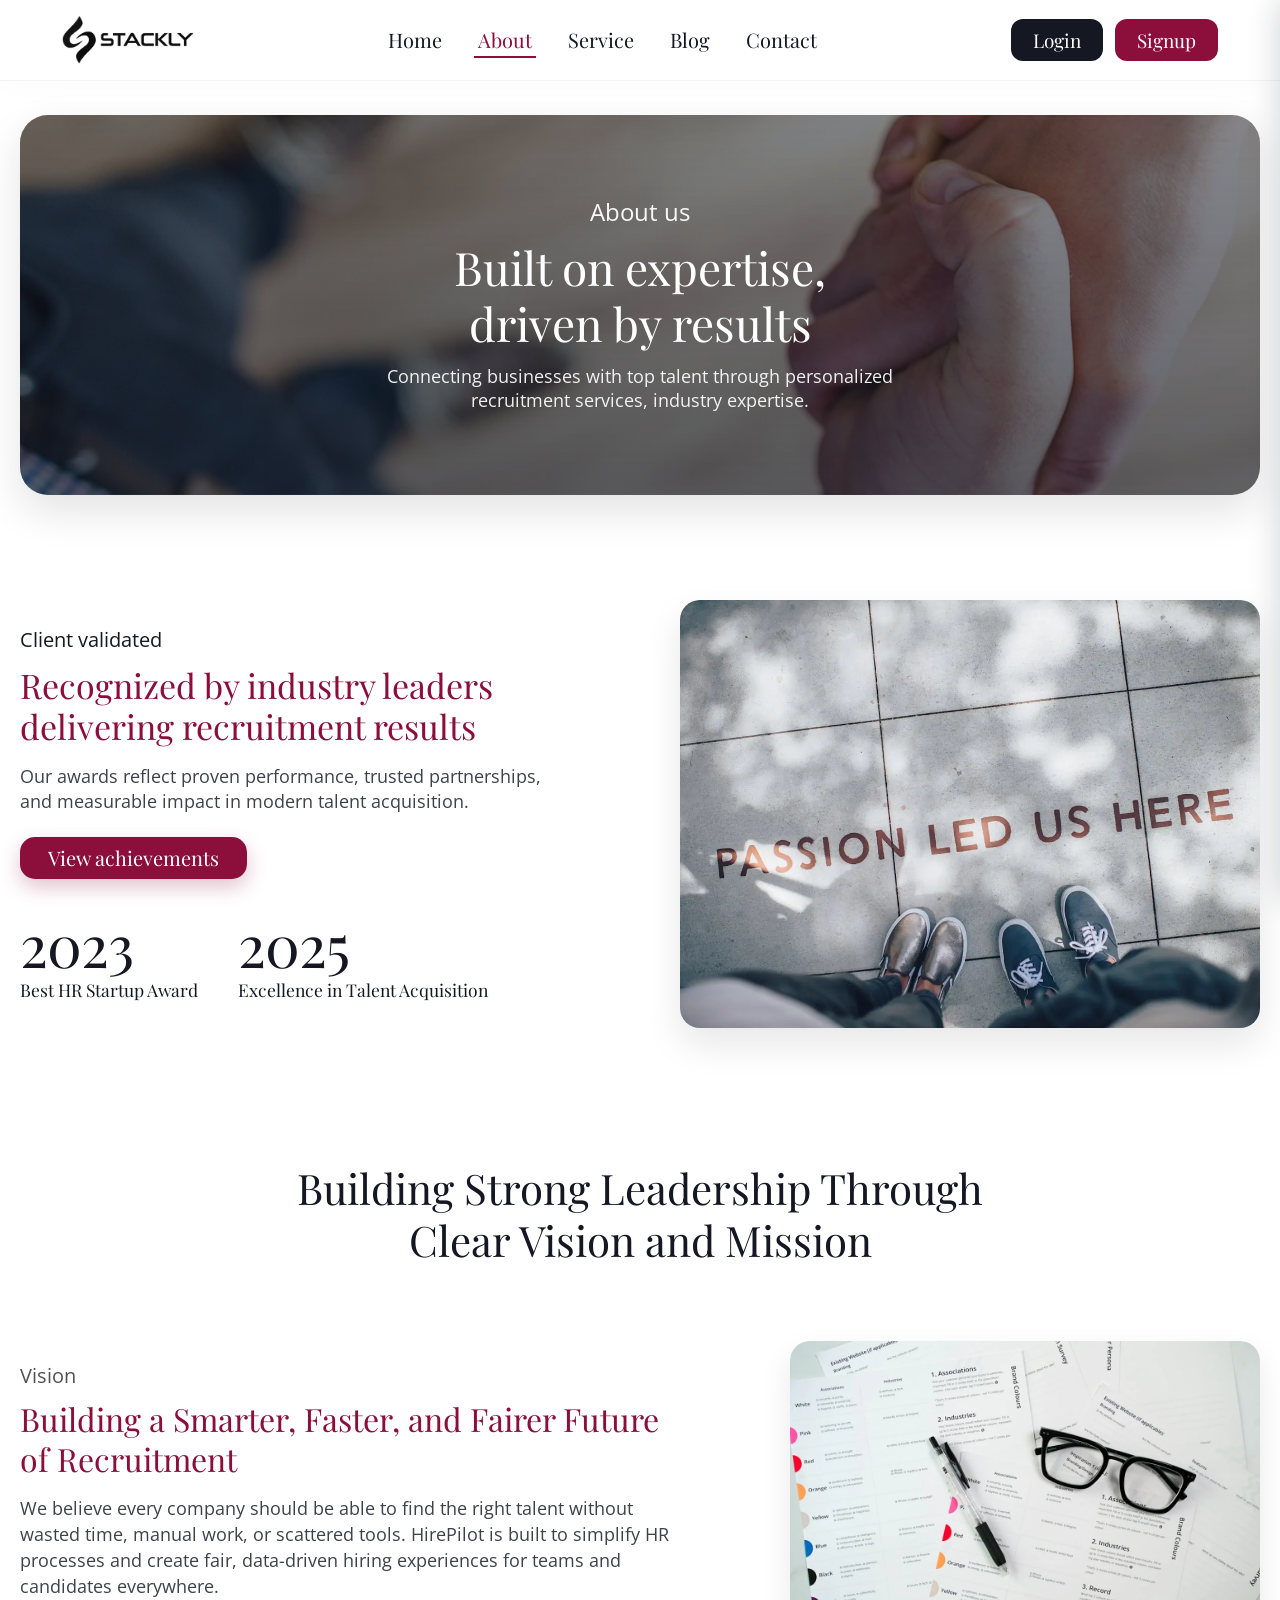
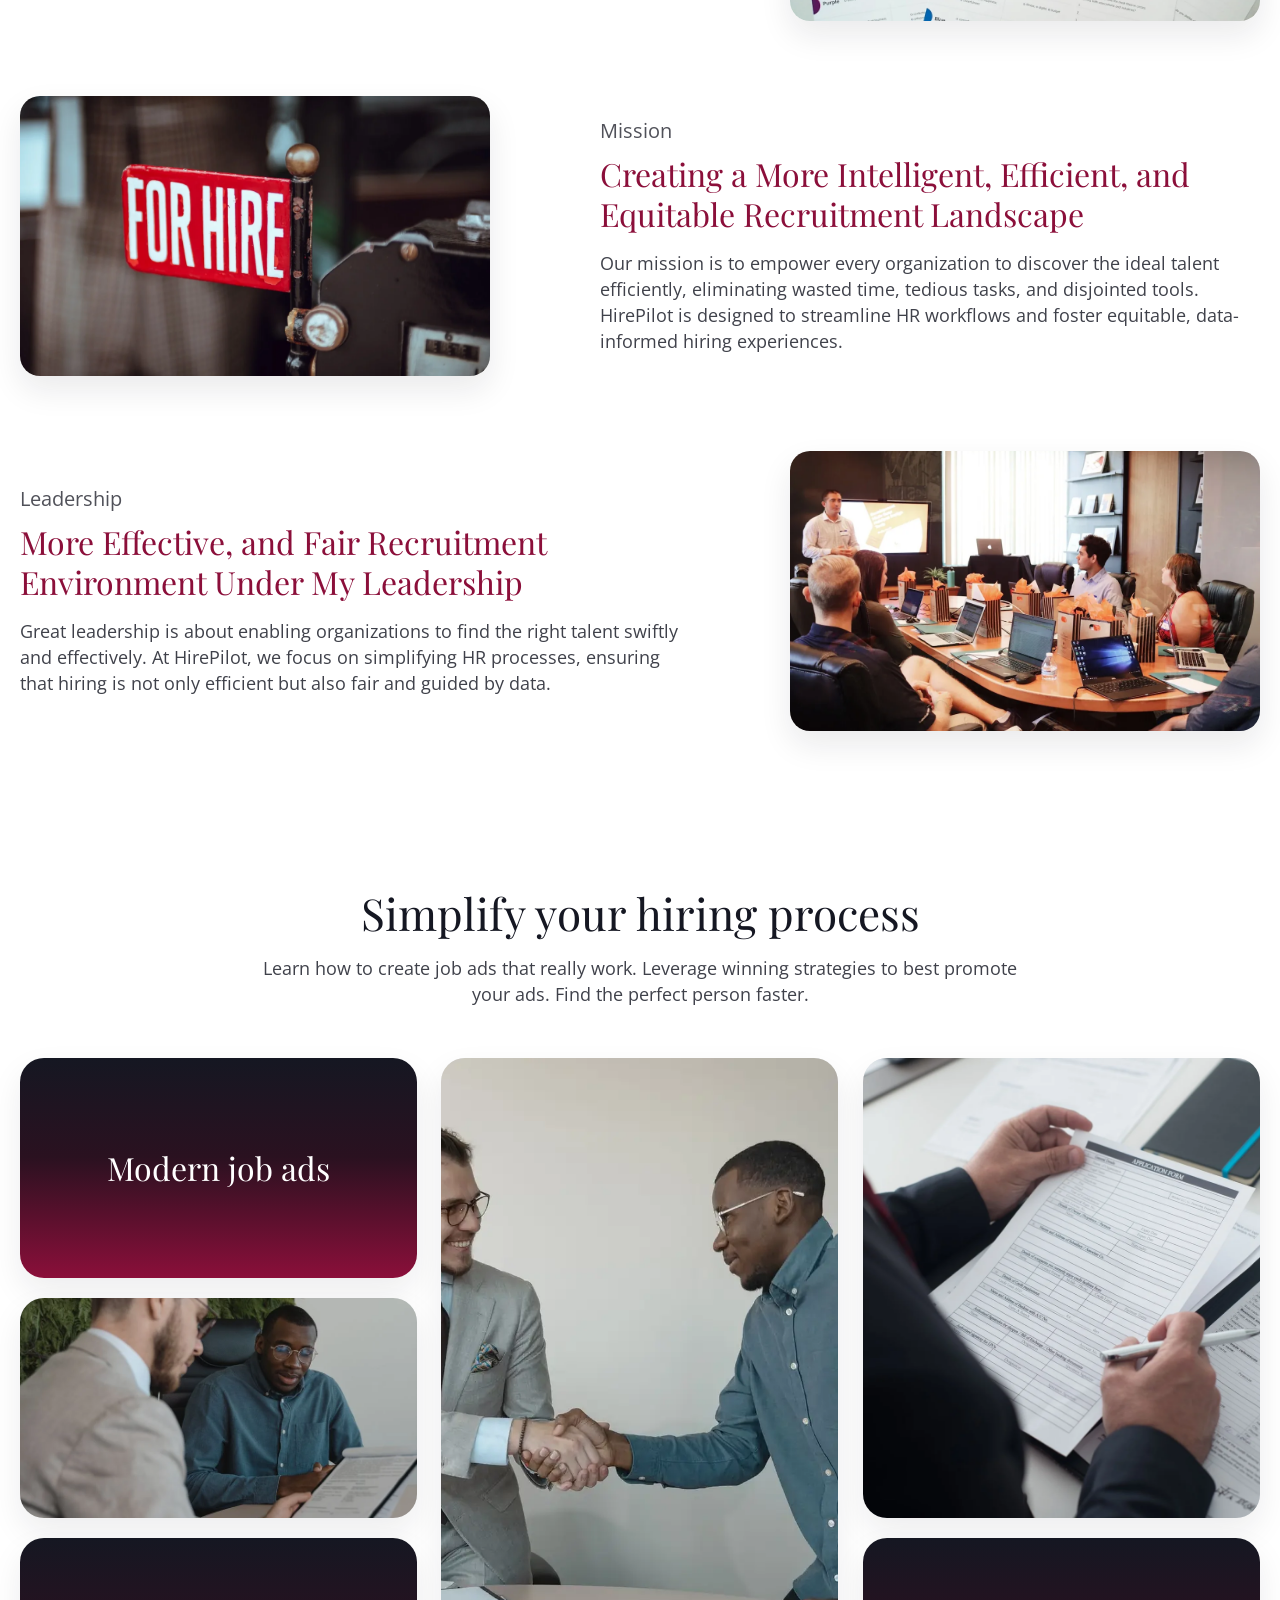
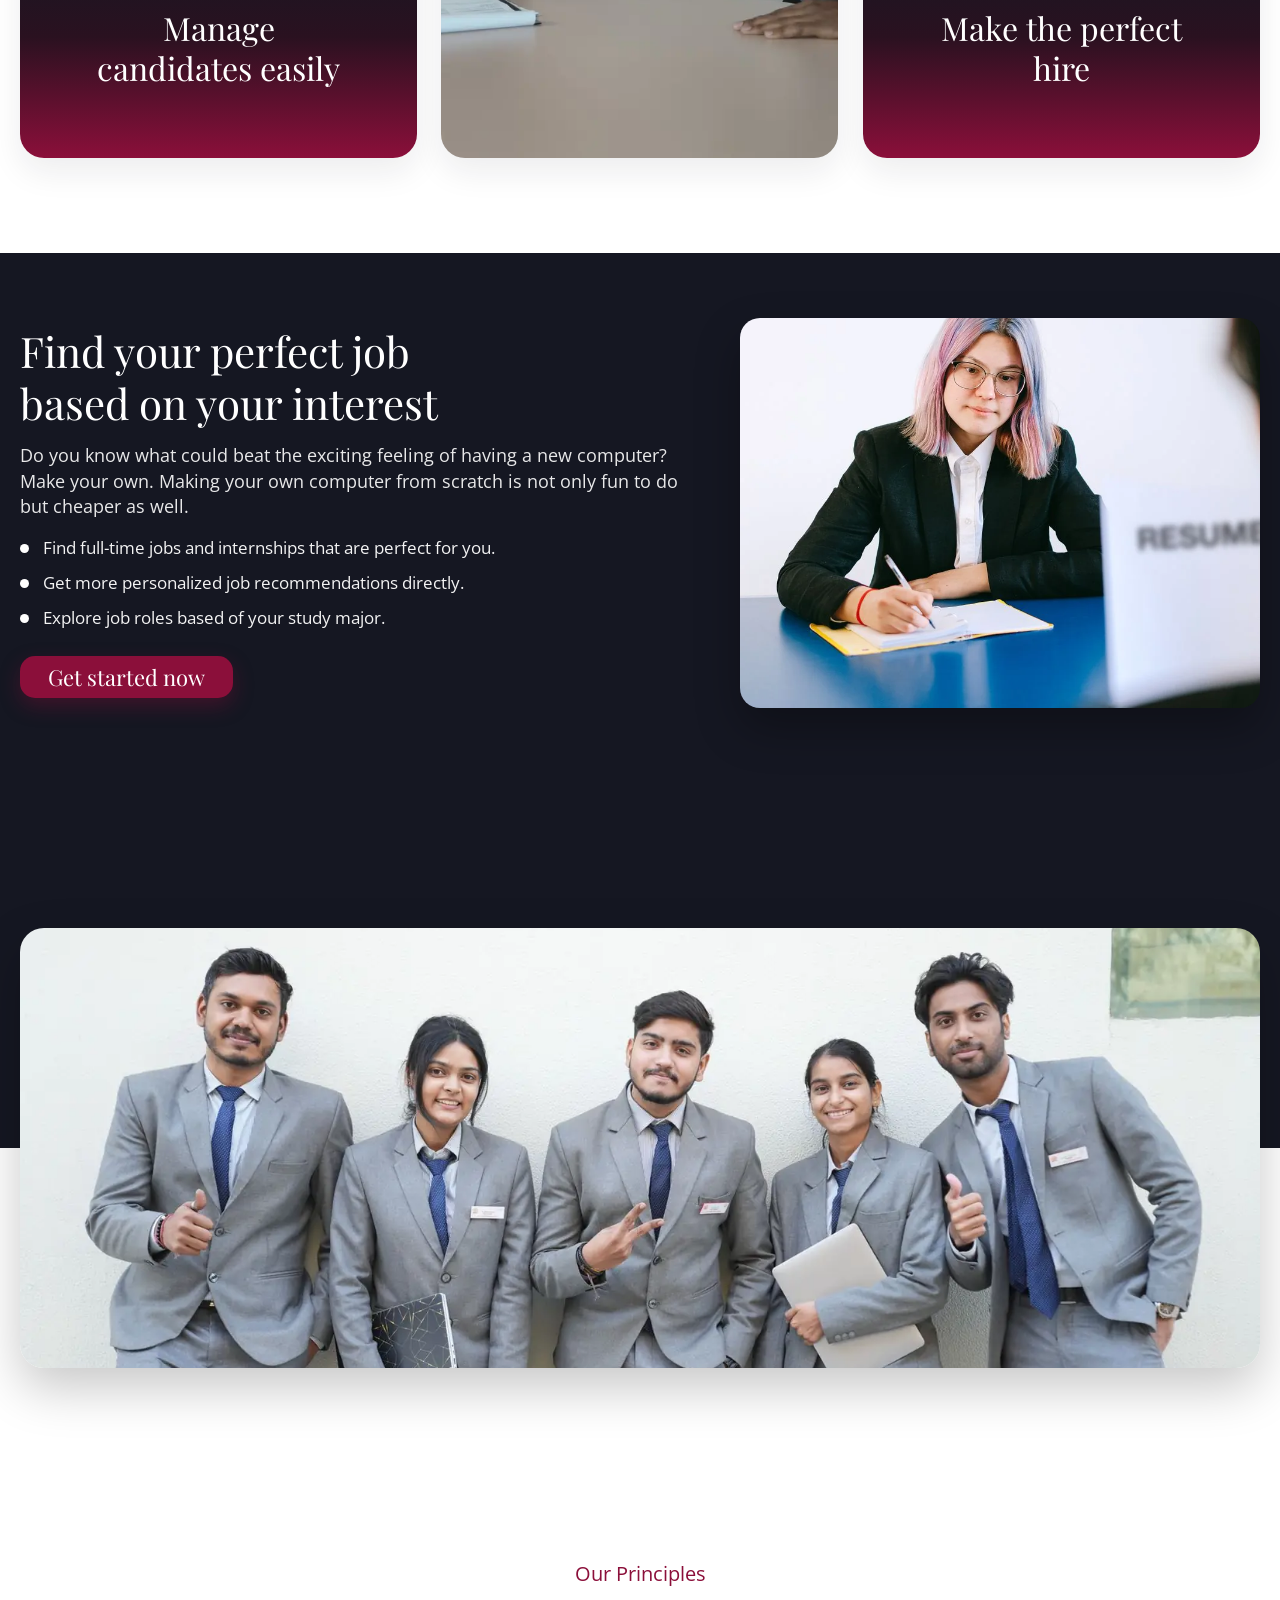
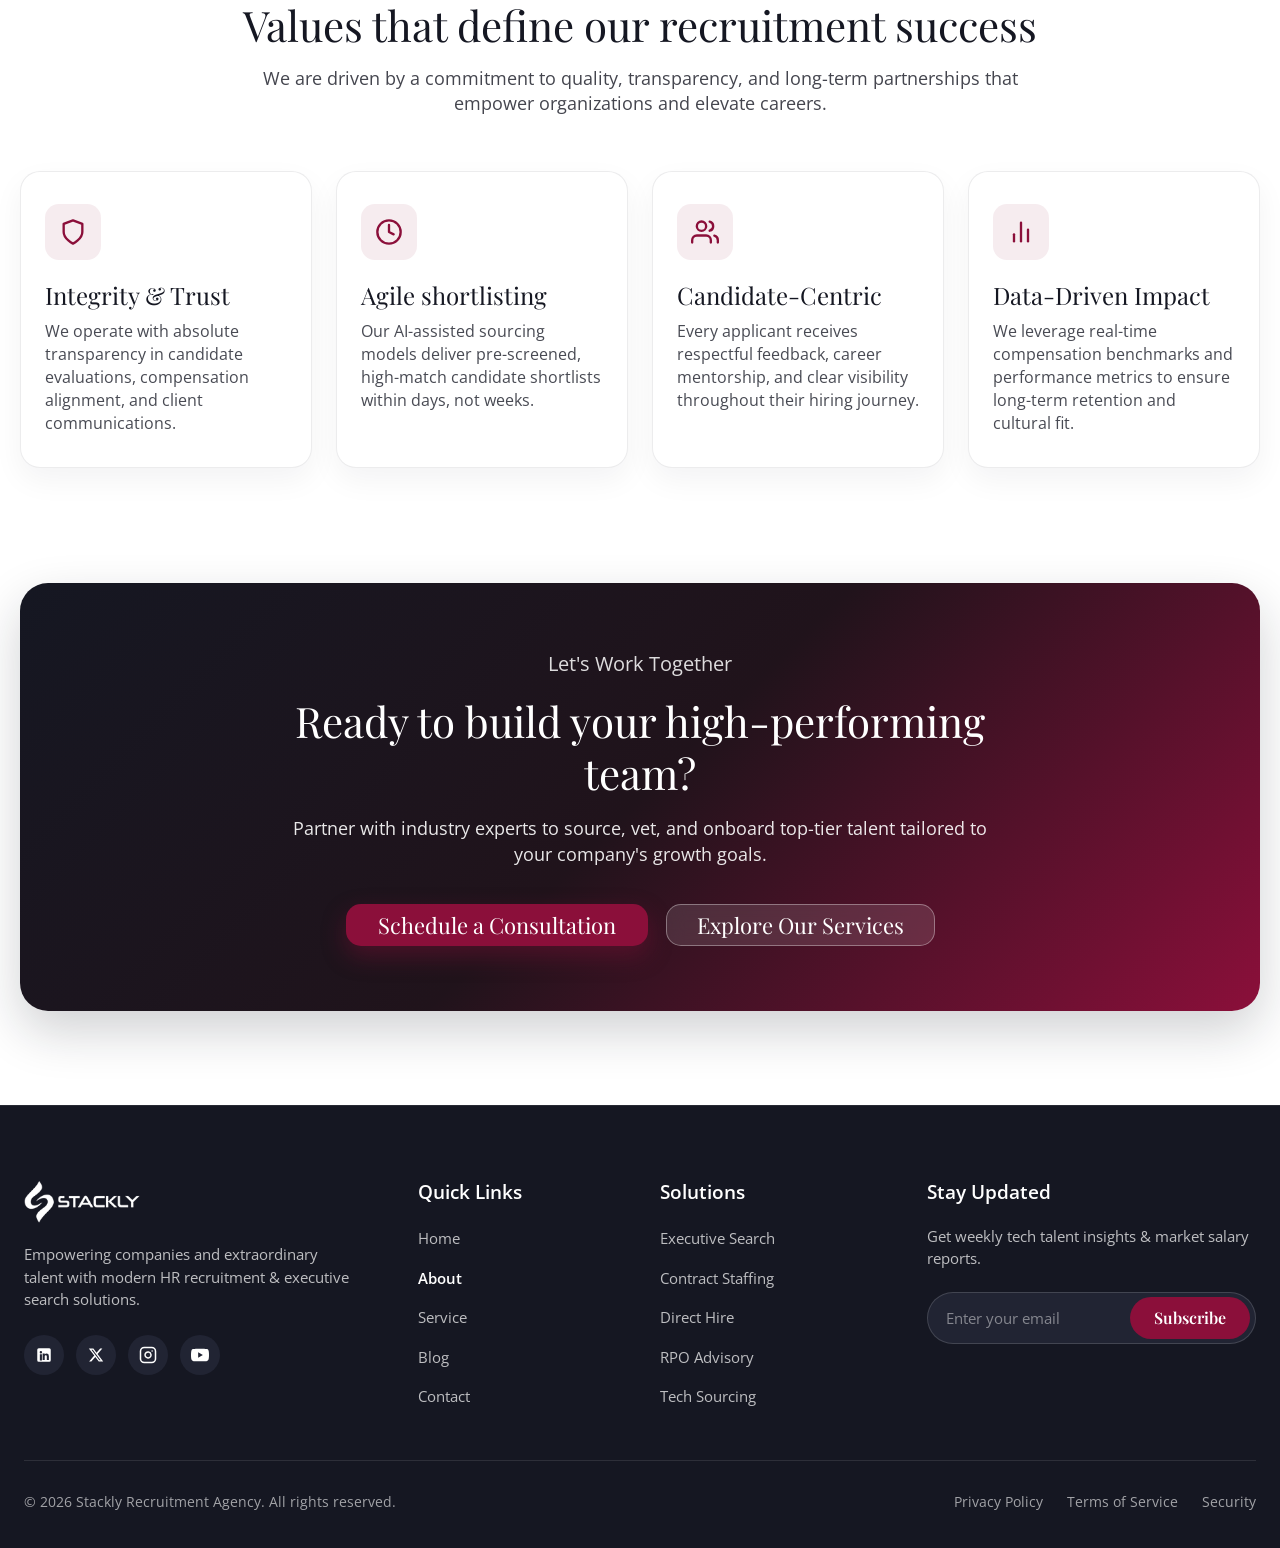
<file: html/about.html>
<!DOCTYPE html>
<html lang="en">
<head>
  <meta charset="UTF-8">
  <meta name="viewport" content="width=device-width, initial-scale=1.0">
  <title>About Us - Stackly Recruitment Agency</title>
  <meta name="description" content="Learn more about Stackly recruitment agency, our mission, vision, and team.">
  
  <!-- Stylesheets -->
  <link rel="stylesheet" href="../global.css">
  <link rel="stylesheet" href="../css/common.css">
  <link rel="stylesheet" href="../css/about.css">
  <link rel="stylesheet" href="https://cdnjs.cloudflare.com/ajax/libs/font-awesome/6.4.0/css/all.min.css">
</head>
<body>

  <!-- Reusable Common Header -->
  <div id="common-header">
    <header class="site-header">
      <div class="header-container">
        <!-- Logo -->
        <a href="../index.html" class="header-logo-link" id="nav-logo-link">
          <img src="../assets/logo.webp" alt="Stackly Logo" class="header-logo" id="nav-logo-img">
        </a>

        <!-- Desktop Navigation Items -->
        <nav class="header-nav" aria-label="Main Navigation">
          <ul class="nav-list">
            <li class="nav-item"><a href="../index.html" class="nav-link" id="nav-home">Home</a></li>
            <li class="nav-item"><a href="about.html" class="nav-link active" id="nav-about">About</a></li>
            <li class="nav-item"><a href="service.html" class="nav-link" id="nav-service">Service</a></li>
            <li class="nav-item"><a href="blog.html" class="nav-link" id="nav-blog">Blog</a></li>
            <li class="nav-item"><a href="contact.html" class="nav-link" id="nav-contact">Contact</a></li>
          </ul>
        </nav>

        <!-- Login & Signup Buttons -->
        <div class="header-actions">
          <a href="login.html" class="btn btn-login">Login</a>
          <a href="signup.html" class="btn btn-signup">Signup</a>
        </div>

        <!-- Mobile Hamburger Toggle -->
        <button class="hamburger-btn" id="hamburger-toggle" aria-label="Toggle navigation menu" aria-expanded="false">
          <span class="hamburger-bar"></span>
          <span class="hamburger-bar"></span>
          <span class="hamburger-bar"></span>
        </button>
      </div>

      <!-- Mobile Drawer Menu -->
      <div class="mobile-menu" id="mobile-menu" aria-hidden="true">
        <div class="mobile-menu-header">
          <img src="../assets/logo.webp" alt="Stackly Logo" class="mobile-logo" id="mobile-logo-img">
          <button class="mobile-close-btn" id="mobile-close-toggle" aria-label="Close menu">&times;</button>
        </div>
        <nav class="mobile-nav">
          <ul class="mobile-nav-list">
            <li><a href="../index.html" class="mobile-nav-link" id="mobile-nav-home">Home</a></li>
            <li><a href="about.html" class="mobile-nav-link active" id="mobile-nav-about">About</a></li>
            <li><a href="service.html" class="mobile-nav-link" id="mobile-nav-service">Service</a></li>
            <li><a href="blog.html" class="mobile-nav-link" id="mobile-nav-blog">Blog</a></li>
            <li><a href="contact.html" class="mobile-nav-link" id="mobile-nav-contact">Contact</a></li>
          </ul>
          <div class="mobile-actions">
            <a href="login.html" class="btn btn-login mobile-btn">Login</a>
            <a href="signup.html" class="btn btn-signup mobile-btn">Signup</a>
          </div>
        </nav>
      </div>
      <div class="mobile-menu-backdrop" id="mobile-backdrop"></div>
    </header>
  </div>

  <!-- Main Content Area -->
  <main id="main-content">
    <!-- About Us Hero Banner Section -->
    <section class="about-hero-section">
      <div class="about-hero-container">
        <div class="about-hero-banner">
          <img src="../assets/about/hero.webp" alt="About Stackly - Handshake partnership" class="about-hero-bg-img">
          <div class="about-hero-overlay"></div>
          
          <div class="about-hero-content">
            <span class="about-subtitle">About us</span>
            <h1 class="about-title">Built on expertise,<br>driven by results</h1>
            <p class="about-desc">
              Connecting businesses with top talent through personalized<br>recruitment services, industry expertise.
          </div>
        </div>
      </div>
    </section>

    <!-- Section 2: Client Validated / Achievements -->
    <section class="about-client-section">
      <div class="about-client-container">
        <!-- Left Text Panel -->
        <div class="about-client-left reveal-from-left">
          <span class="client-subtitle">Client validated</span>
          <h2 class="client-title">Recognized by industry leaders<br>delivering recruitment results</h2>
          <p class="client-desc">
            Our awards reflect proven performance, trusted partnerships,<br>and measurable impact in modern talent acquisition.
          </p>
          <div class="client-action">
            <a href="404.html" class="btn btn-achievements">View achievements</a>
          </div>

          <!-- Years Achievement Grid -->
          <div class="client-years-row">
            <div class="year-card">
              <span class="year-number">2023</span>
              <span class="year-label">Best HR Startup Award</span>
            </div>
            <div class="year-card">
              <span class="year-number">2025</span>
              <span class="year-label">Excellence in Talent Acquisition</span>
            </div>
          </div>
        </div>

        <!-- Right Image Panel -->
        <div class="about-client-right reveal-from-right delay-2">
          <div class="client-img-wrapper">
            <img src="../assets/about/client.webp" alt="Passion led us here - Client validation" class="client-img">
          </div>
        </div>
      </div>
    </section>

    <!-- Section 3: Building Strong Leadership Through Clear Vision and Mission -->
    <section class="about-leadership-section">
      <div class="about-leadership-container">
        <!-- Centered Section Header -->
        <div class="leadership-header reveal-from-bottom">
          <h2 class="leadership-main-title">
            Building Strong Leadership Through<br>Clear Vision and Mission
          </h2>
        </div>

        <!-- Zig-zag Row 1: Vision -->
        <div class="leadership-row">
          <div class="leadership-text-col reveal-from-left delay-1">
            <span class="leadership-subtitle">Vision</span>
            <h3 class="leadership-item-title">
              Building a Smarter, Faster, and Fairer Future of Recruitment
            </h3>
            <p class="leadership-item-desc">
              We believe every company should be able to find the right talent without wasted time, manual work, or scattered tools. HirePilot is built to simplify HR processes and create fair, data-driven hiring experiences for teams and candidates everywhere.
            </p>
          </div>
          <div class="leadership-img-col reveal-from-right delay-2">
            <div class="leadership-img-wrapper">
              <img src="../assets/about/build_1.webp" alt="Building a smarter future of recruitment - Vision" class="leadership-img">
            </div>
          </div>
        </div>

        <!-- Zig-zag Row 2: Mission (Image Left, Text Right on Desktop; Content First on Mobile) -->
        <div class="leadership-row leadership-row-reverse">
          <div class="leadership-text-col reveal-from-right delay-1">
            <span class="leadership-subtitle">Mission</span>
            <h3 class="leadership-item-title">
              Creating a More Intelligent, Efficient, and Equitable Recruitment Landscape
            </h3>
            <p class="leadership-item-desc">
              Our mission is to empower every organization to discover the ideal talent efficiently, eliminating wasted time, tedious tasks, and disjointed tools. HirePilot is designed to streamline HR workflows and foster equitable, data-informed hiring experiences.
            </p>
          </div>
          <div class="leadership-img-col reveal-from-left delay-2">
            <div class="leadership-img-wrapper">
              <img src="../assets/about/build_2.webp" alt="For Hire Signpost - Mission" class="leadership-img">
            </div>
          </div>
        </div>

        <!-- Zig-zag Row 3: Leadership -->
        <div class="leadership-row">
          <div class="leadership-text-col reveal-from-left delay-1">
            <span class="leadership-subtitle">Leadership</span>
            <h3 class="leadership-item-title">
              More Effective, and Fair Recruitment Environment Under My Leadership
            </h3>
            <p class="leadership-item-desc">
              Great leadership is about enabling organizations to find the right talent swiftly and effectively. At HirePilot, we focus on simplifying HR processes, ensuring that hiring is not only efficient but also fair and guided by data.
            </p>
          </div>
          <div class="leadership-img-col reveal-from-right delay-2">
            <div class="leadership-img-wrapper">
              <img src="../assets/about/build_3.webp" alt="Team strategy meeting - Leadership" class="leadership-img">
            </div>
          </div>
        </div>

      </div>
    </section>

    <!-- Section 4: Simplify Your Hiring Process -->
    <section class="about-simplify-section">
      <div class="about-simplify-container">
        <!-- Section Header -->
        <div class="simplify-header reveal-from-bottom">
          <h2 class="simplify-main-title">Simplify your hiring process</h2>
          <p class="simplify-main-desc">
            Learn how to create job ads that really work. Leverage winning strategies to best promote<br>your ads. Find the perfect person faster.
          </p>
        </div>

        <!-- 3-Column Bento/Grid Layout -->
        <div class="simplify-grid">
          
          <!-- Column 1: Left Column (3 cards) -->
          <div class="simplify-col simplify-col-1">
            <div class="simplify-card text-gradient-card reveal-from-bottom delay-1">
              <h3 class="card-gradient-title">Modern job ads</h3>
            </div>
            <div class="simplify-card img-card reveal-from-bottom delay-2">
              <img src="../assets/about/si_2.webp" alt="Partnership Handshake" class="simplify-img">
            </div>
            <div class="simplify-card text-gradient-card reveal-from-bottom delay-3">
              <h3 class="card-gradient-title">Manage candidates easily</h3>
            </div>
          </div>

          <!-- Column 2: Center Column (1 tall image card) -->
          <div class="simplify-col simplify-col-2">
            <div class="simplify-card img-card tall-img-card reveal-from-bottom delay-2">
              <img src="../assets/about/si_1.webp" alt="Candidate Interview Review" class="simplify-img">
            </div>
          </div>

          <!-- Column 3: Right Column (2 cards) -->
          <div class="simplify-col simplify-col-3">
            <div class="simplify-card img-card top-right-img-card reveal-from-bottom delay-1">
              <img src="../assets/about/si_3.webp" alt="Application Form Review" class="simplify-img">
            </div>
            <div class="simplify-card text-gradient-card reveal-from-bottom delay-2">
              <h3 class="card-gradient-title">Make the perfect hire</h3>
            </div>
          </div>

        </div>
      </div>
    </section>

    <!-- Section 5: Find Your Perfect Job -->
    <section class="about-find-section">
      <div class="about-find-dark-bg">
        <div class="about-find-container">
          
          <!-- Top 2-Column Row -->
          <div class="find-top-row">
            <!-- Left Text Content -->
            <div class="find-text-col reveal-from-left delay-1">
              <h2 class="find-main-title">
                Find your perfect job<br>based on your interest
              </h2>
              <p class="find-desc">
                Do you know what could beat the exciting feeling of having a new computer? Make your own. Making your own computer from scratch is not only fun to do but cheaper as well.
              </p>

              <!-- Bullet Points -->
              <ul class="find-bullet-list">
                <li class="bullet-item">
                  <span class="bullet-dot"></span>
                  <span class="bullet-text">Find full-time jobs and internships that are perfect for you.</span>
                </li>
                <li class="bullet-item">
                  <span class="bullet-dot"></span>
                  <span class="bullet-text">Get more personalized job recommendations directly.</span>
                </li>
                <li class="bullet-item">
                  <span class="bullet-dot"></span>
                  <span class="bullet-text">Explore job roles based of your study major.</span>
                </li>
              </ul>

              <!-- Action Button -->
              <div class="find-action">
                <a href="404.html" class="btn btn-find">Get started now</a>
              </div>
            </div>

            <!-- Right Image Panel -->
            <div class="find-img-col reveal-from-right delay-2">
              <div class="find-img-wrapper">
                <img src="../assets/about/fi_1.webp" alt="Candidate writing notes at desk" class="find-img">
              </div>
            </div>
          </div>

          <!-- Bottom Floating Team Banner Image -->
          <div class="find-bottom-banner banner-fade-in">
            <div class="bottom-banner-wrapper">
              <img src="../assets/about/fi_2.webp" alt="Successful team of young professionals" class="bottom-banner-img">
            </div>
          </div>

        </div>
      </div>
    </section>

    <!-- Section 6: Core Values & Operating Principles -->
    <section class="about-values-section">
      <div class="about-values-container">
        <!-- Section Header -->
        <div class="values-header reveal-from-bottom">
          <span class="values-subtitle">Our Principles</span>
          <h2 class="values-main-title">Values that define our recruitment success</h2>
          <p class="values-main-desc">
            We are driven by a commitment to quality, transparency, and long-term partnerships that empower organizations and elevate careers.
          </p>
        </div>

        <!-- 4-Card Values Grid -->
        <div class="values-grid">
          <!-- Card 1 -->
          <div class="value-card reveal-from-bottom delay-1">
            <div class="value-icon-box">
              <svg width="28" height="28" viewBox="0 0 24 24" fill="none" stroke="currentColor" stroke-width="2" stroke-linecap="round" stroke-linejoin="round">
                <path d="M12 22s8-4 8-10V5l-8-3-8 3v7c0 6 8 10 8 10z"/>
              </svg>
            </div>
            <h3 class="value-card-title">Integrity & Trust</h3>
            <p class="value-card-desc">
              We operate with absolute transparency in candidate evaluations, compensation alignment, and client communications.
            </p>
          </div>

          <!-- Card 2 -->
          <div class="value-card reveal-from-bottom delay-2">
            <div class="value-icon-box">
              <svg width="28" height="28" viewBox="0 0 24 24" fill="none" stroke="currentColor" stroke-width="2" stroke-linecap="round" stroke-linejoin="round">
                <circle cx="12" cy="12" r="10"/>
                <path d="M12 6v6l4 2"/>
              </svg>
            </div>
            <h3 class="value-card-title">Agile shortlisting</h3>
            <p class="value-card-desc">
              Our AI-assisted sourcing models deliver pre-screened, high-match candidate shortlists within days, not weeks.
            </p>
          </div>

          <!-- Card 3 -->
          <div class="value-card reveal-from-bottom delay-3">
            <div class="value-icon-box">
              <svg width="28" height="28" viewBox="0 0 24 24" fill="none" stroke="currentColor" stroke-width="2" stroke-linecap="round" stroke-linejoin="round">
                <path d="M17 21v-2a4 4 0 0 0-4-4H5a4 4 0 0 0-4 4v2"/>
                <circle cx="9" cy="7" r="4"/>
                <path d="M23 21v-2a4 4 0 0 0-3-3.87"/>
                <path d="M16 3.13a4 4 0 0 1 0 7.75"/>
              </svg>
            </div>
            <h3 class="value-card-title">Candidate-Centric</h3>
            <p class="value-card-desc">
              Every applicant receives respectful feedback, career mentorship, and clear visibility throughout their hiring journey.
            </p>
          </div>

          <!-- Card 4 -->
          <div class="value-card reveal-from-bottom delay-4">
            <div class="value-icon-box">
              <svg width="28" height="28" viewBox="0 0 24 24" fill="none" stroke="currentColor" stroke-width="2" stroke-linecap="round" stroke-linejoin="round">
                <line x1="18" y1="20" x2="18" y2="10"/>
                <line x1="12" y1="20" x2="12" y2="4"/>
                <line x1="6" y1="20" x2="6" y2="14"/>
              </svg>
            </div>
            <h3 class="value-card-title">Data-Driven Impact</h3>
            <p class="value-card-desc">
              We leverage real-time compensation benchmarks and performance metrics to ensure long-term retention and cultural fit.
            </p>
          </div>
        </div>
      </div>
    </section>

    <!-- Section 7: High-Impact Call-To-Action Banner -->
    <section class="about-cta-section">
      <div class="about-cta-container">
        <div class="about-cta-card reveal-from-bottom">
          <div class="cta-content">
            <span class="cta-subtitle">Let's Work Together</span>
            <h2 class="cta-title">Ready to build your high-performing team?</h2>
            <p class="cta-desc">
              Partner with industry experts to source, vet, and onboard top-tier talent tailored to your company's growth goals.
            </p>
            <div class="cta-actions">
              <a href="404.html" class="btn btn-cta-primary">Schedule a Consultation</a>
              <a href="404.html" class="btn btn-cta-secondary">Explore Our Services</a>
            </div>
          </div>
        </div>
      </div>
    </section>
  </main>

  <!-- Reusable Common Footer -->
  <div id="common-footer">
    <footer class="site-footer" id="site-footer">
      <div class="footer-container">
        
        <!-- Top Footer Main Grid -->
        <div class="footer-top-grid">
          
          <!-- Column 1: Brand Logo, Desc & Social Icons -->
          <div class="footer-col footer-col-brand">
            <a href="../index.html" class="footer-logo-link" id="footer-logo-link">
              <img src="../assets/logo.webp" alt="Stackly Logo" class="footer-logo" id="footer-logo-img">
            </a>
            <p class="footer-brand-desc">
              Empowering companies and extraordinary talent with modern HR recruitment & executive search solutions.
            </p>
            
            <!-- Popular Social Icons: LinkedIn, X, Instagram, YouTube -->
            <div class="footer-social-links" aria-label="Social Media Links">
              <a href="404.html" class="social-icon-btn">
                <svg width="18" height="18" viewBox="0 0 24 24" fill="currentColor">
                  <path d="M19 3a2 2 0 0 1 2 2v14a2 2 0 0 1-2 2H5a2 2 0 0 1-2-2V5a2 2 0 0 1 2-2h14m-.5 15.5v-5.3a3.26 3.26 0 0 0-3.26-3.26c-.85 0-1.84.52-2.28 1.3v-1.11h-2.79v8.37h2.79v-4.93c0-.77.62-1.4 1.39-1.4a1.4 1.4 0 0 1 1.4 1.4v4.93h2.75M6.46 10.9v8.37H9.25V10.9H6.46M7.86 6.77a1.62 1.62 0 1 0 0 3.24 1.62 1.62 0 0 0 0-3.24z"/>
                </svg>
              </a>
              <a href="404.html" class="social-icon-btn">
                <svg width="16" height="16" viewBox="0 0 24 24" fill="currentColor">
                  <path d="M18.244 2.25h3.308l-7.227 8.26 8.502 11.24H16.17l-5.214-6.817L4.99 21.75H1.68l7.73-8.835L1.254 2.25H8.08l4.713 6.231zm-1.161 17.52h1.833L7.084 4.126H5.117z"/>
                </svg>
              </a>
              <a href="404.html" class="social-icon-btn">
                <svg width="18" height="18" viewBox="0 0 24 24" fill="none" stroke="currentColor" stroke-width="2" stroke-linecap="round" stroke-linejoin="round">
                  <rect x="2" y="2" width="20" height="20" rx="5" ry="5"></rect>
                  <path d="M16 11.37A4 4 0 1 1 12.63 8 4 4 0 0 1 16 11.37z"></path>
                  <line x1="17.5" y1="6.5" x2="17.51" y2="6.5"></line>
                </svg>
              </a>
              <a href="404.html" class="social-icon-btn">
                <svg width="18" height="18" viewBox="0 0 24 24" fill="currentColor">
                  <path d="M23.498 6.186a3.016 3.016 0 0 0-2.122-2.136C19.505 3.545 12 3.545 12 3.545s-7.505 0-9.377.505A3.017 3.017 0 0 0 .502 6.186C0 8.07 0 12 0 12s0 3.93.502 5.814a3.016 3.016 0 0 0 2.122 2.136c1.871.505 9.376.505 9.376.505s7.505 0 9.377-.505a3.015 3.015 0 0 0 2.122-2.136C24 15.93 24 12 24 12s0-3.93-.502-5.814zM9.545 15.568V8.432L15.818 12l-6.273 3.568z"/>
                </svg>
              </a>
            </div>
          </div>

          <!-- Column 2: Quick Links -->
          <div class="footer-col">
            <h3 class="footer-col-title">Quick Links</h3>
            <ul class="footer-nav-list">
              <li><a href="../index.html" class="footer-link" id="footer-nav-home">Home</a></li>
              <li><a href="about.html" class="footer-link active" id="footer-nav-about">About</a></li>
              <li><a href="service.html" class="footer-link" id="footer-nav-service">Service</a></li>
              <li><a href="blog.html" class="footer-link" id="footer-nav-blog">Blog</a></li>
              <li><a href="contact.html" class="footer-link" id="footer-nav-contact">Contact</a></li>
            </ul>
          </div>

          <!-- Column 3: Solutions -->
          <div class="footer-col">
            <h3 class="footer-col-title">Solutions</h3>
            <ul class="footer-nav-list">
              <li><a href="404.html" class="footer-link">Executive Search</a></li>
              <li><a href="404.html" class="footer-link">Contract Staffing</a></li>
              <li><a href="404.html" class="footer-link">Direct Hire</a></li>
              <li><a href="404.html" class="footer-link">RPO Advisory</a></li>
              <li><a href="404.html" class="footer-link">Tech Sourcing</a></li>
            </ul>
          </div>

          <!-- Column 4: Stay Updated -->
          <div class="footer-col footer-col-subscribe">
            <h3 class="footer-col-title">Stay Updated</h3>
            <p class="footer-subscribe-desc">
              Get weekly tech talent insights & market salary reports.
            </p>
            
            <form class="footer-subscribe-form" id="footer-subscribe-form" novalidate>
              <div class="input-wrapper">
                <input 
                  type="email" 
                  id="footer-email-input" 
                  class="footer-email-input" 
                  placeholder="Enter your email" 
                  required 
                  aria-label="Enter your email address"
                >
                <button type="submit" class="btn btn-subscribe">Subscribe</button>
              </div>
              <div class="form-feedback-msg" id="footer-form-msg" aria-live="polite"></div>
            </form>
          </div>

        </div>

        <!-- Bottom Legal Row -->
        <div class="footer-bottom-row">
          <div class="footer-legal-links">
            <a href="404.html" class="footer-legal-link">Privacy Policy</a>
            <a href="404.html" class="footer-legal-link">Terms of Service</a>
            <a href="404.html" class="footer-legal-link">Security</a>
          </div>
          <div class="footer-copyright">
            &copy; 2026 Stackly Recruitment Agency. All rights reserved.
          </div>
        </div>

      </div>
    </footer>
  </div>

  <!-- Scripts -->
  <script src="../js/common.js"></script>
  <script src="../js/about.js"></script>
</body>
</html>
</file>
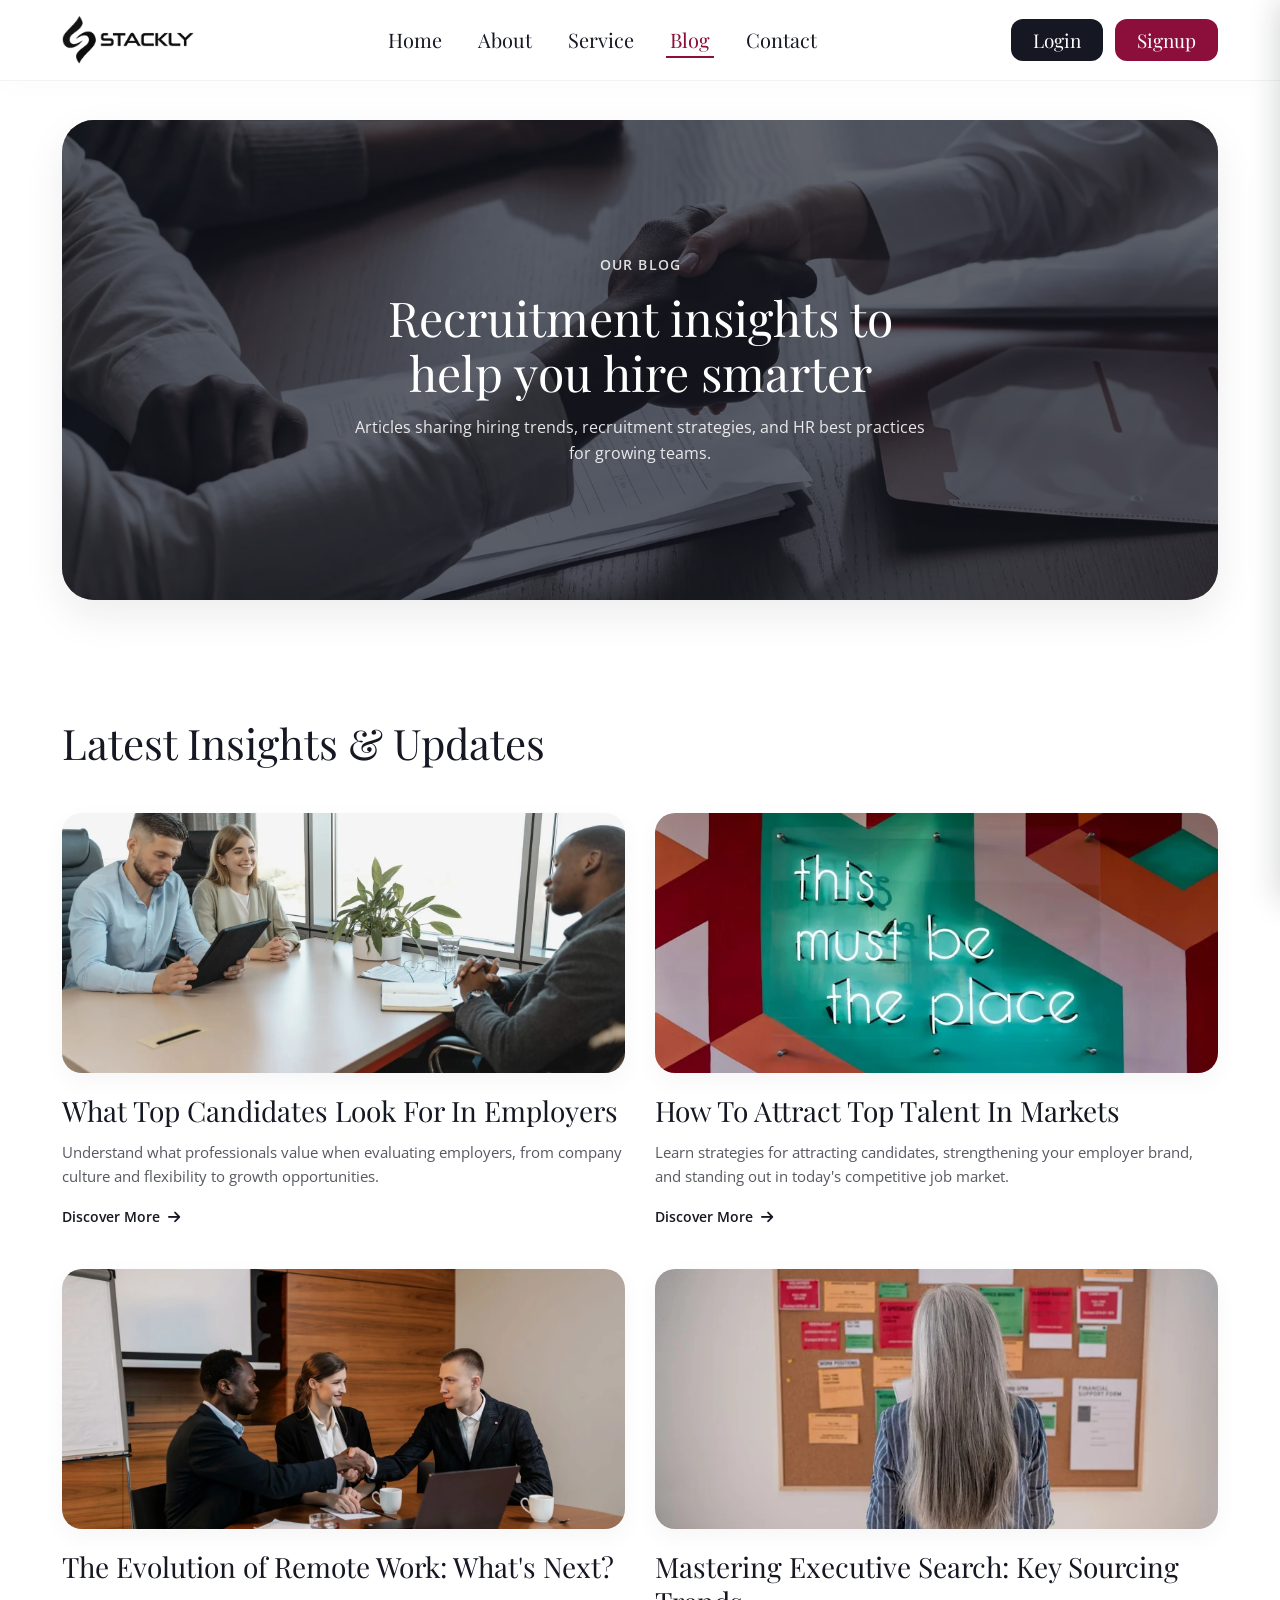
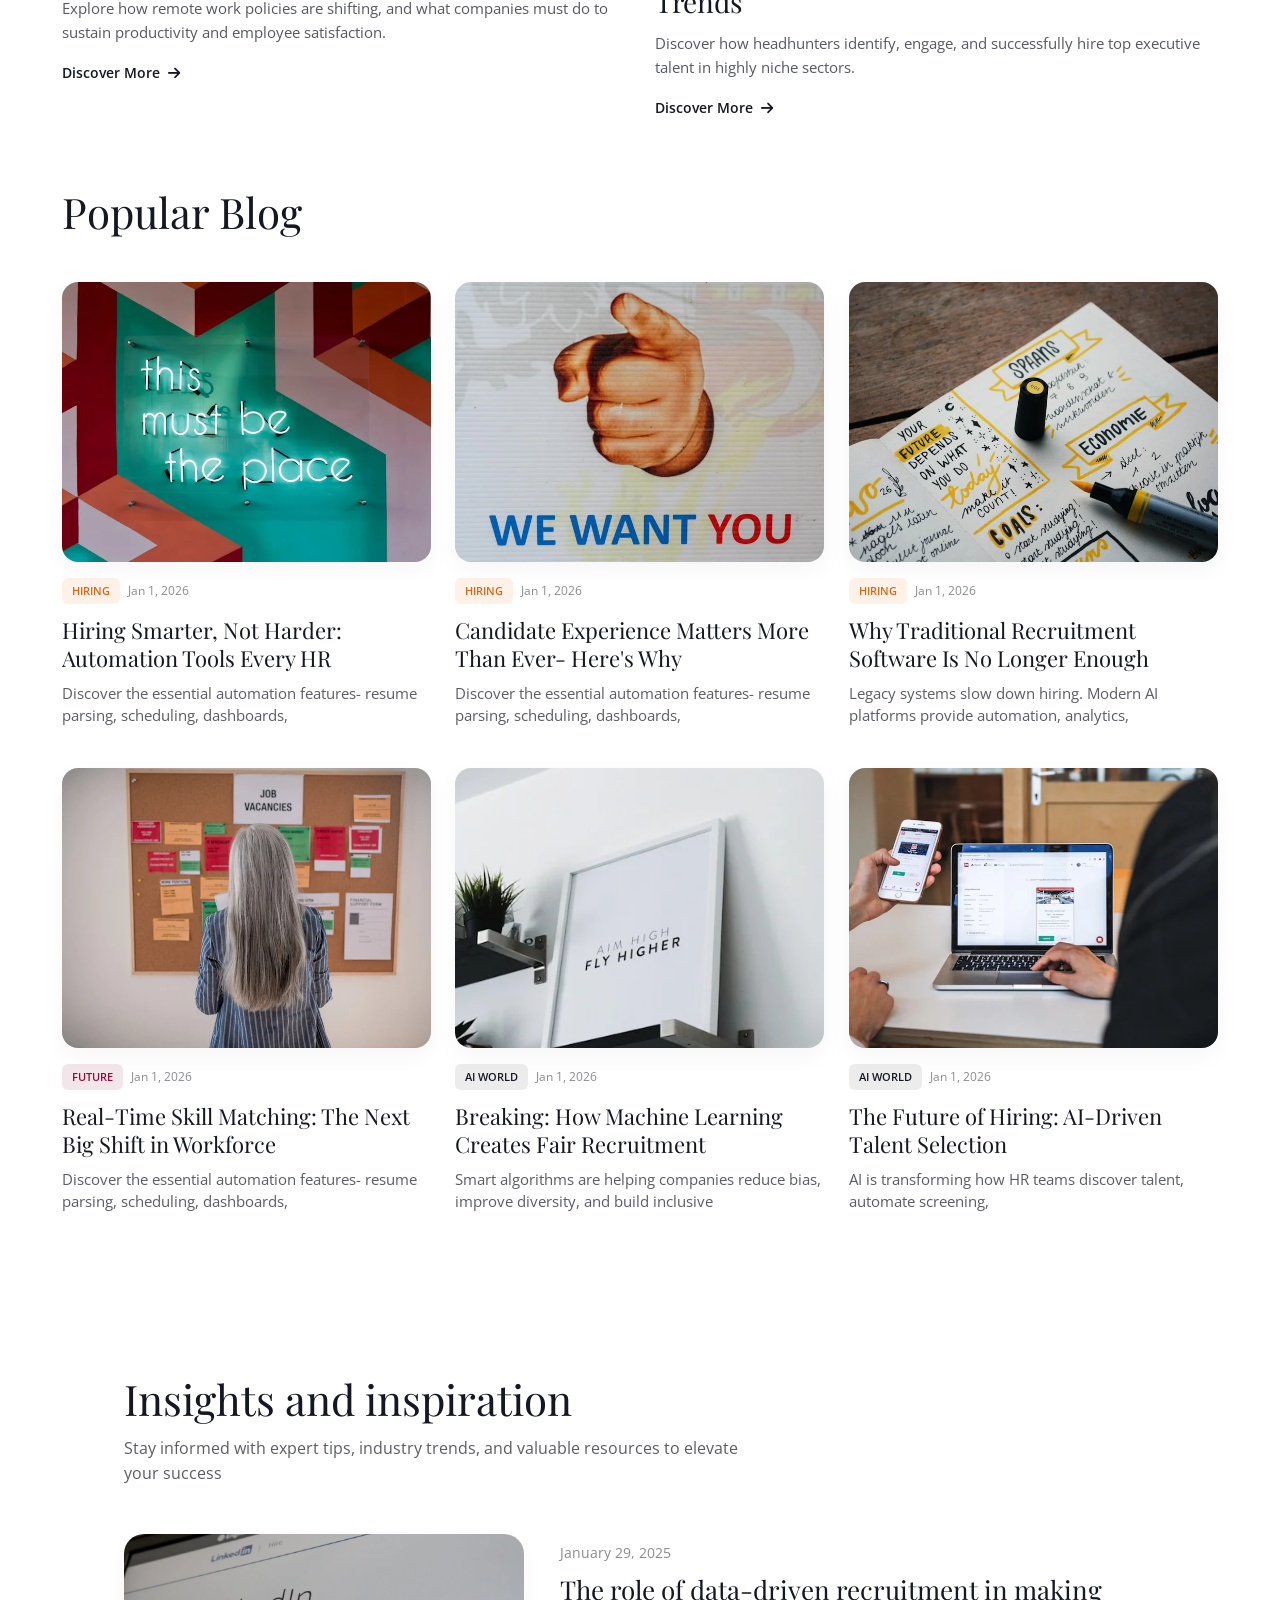
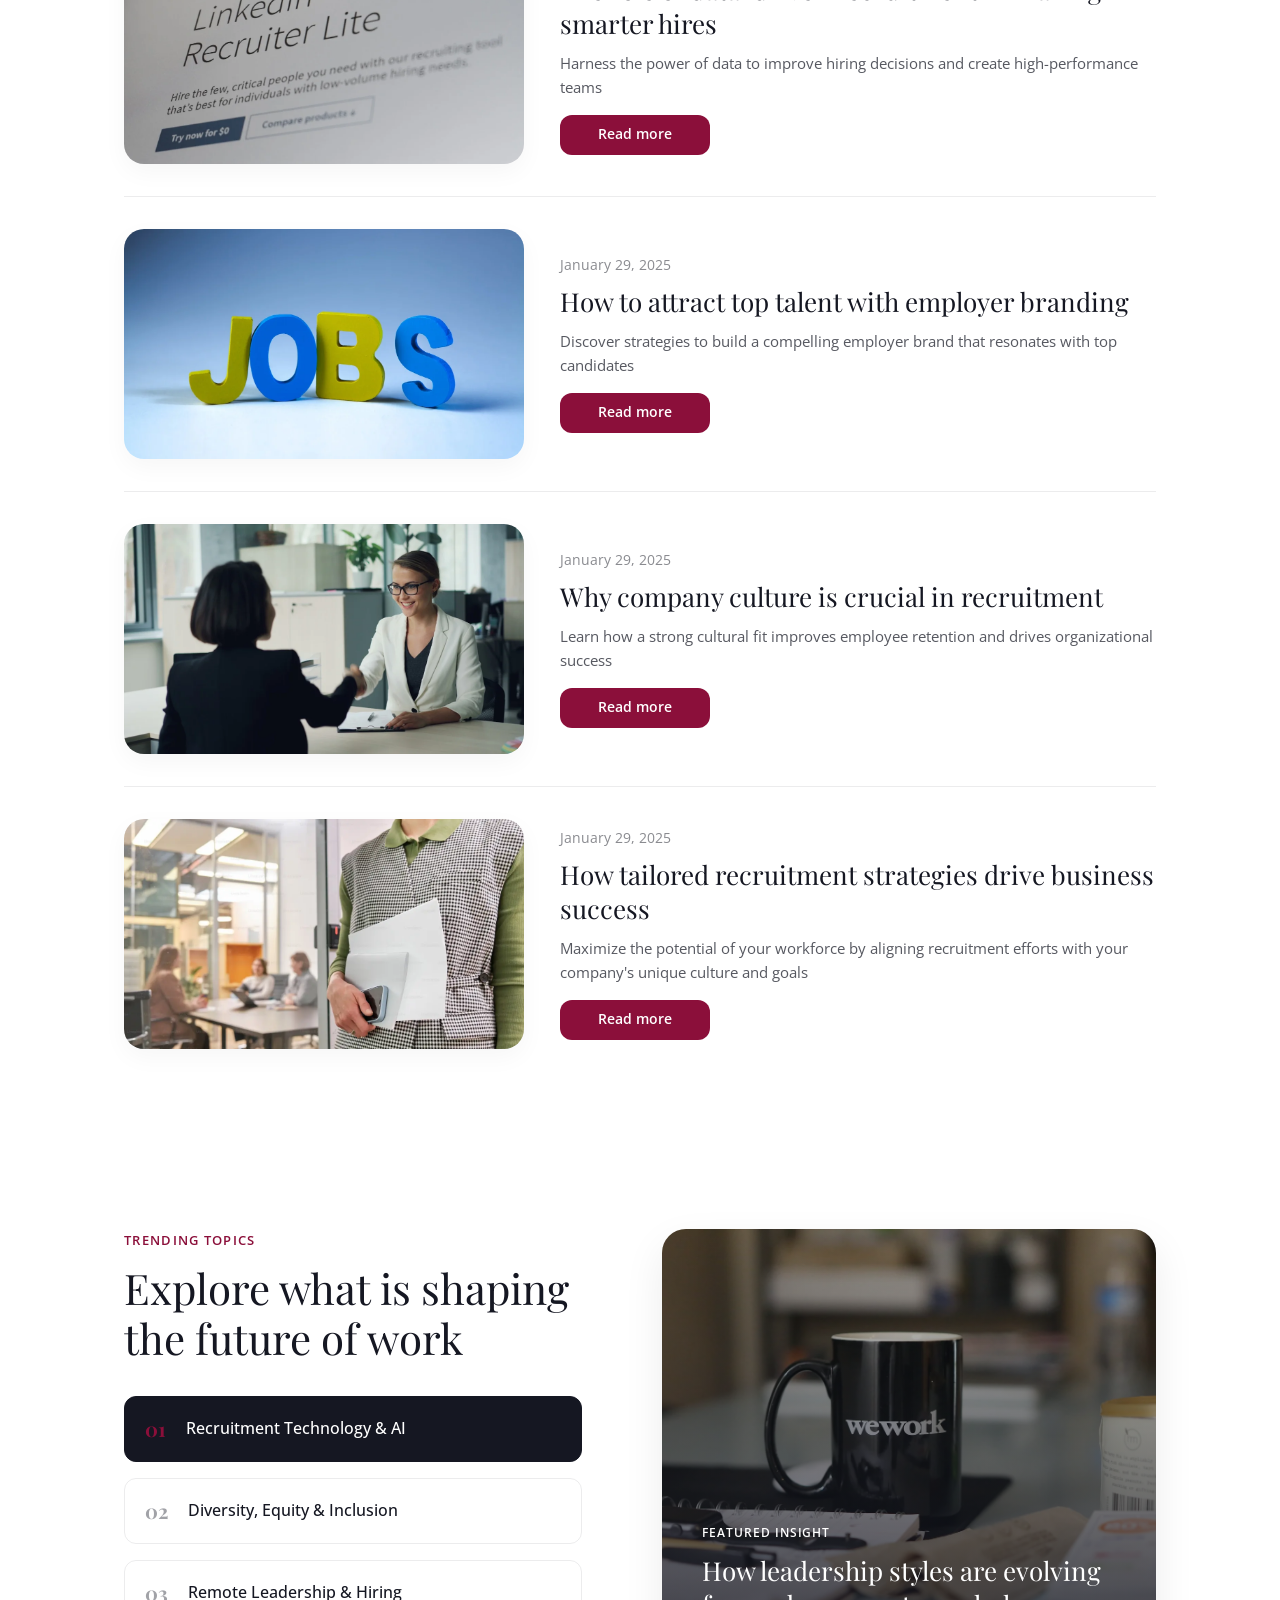
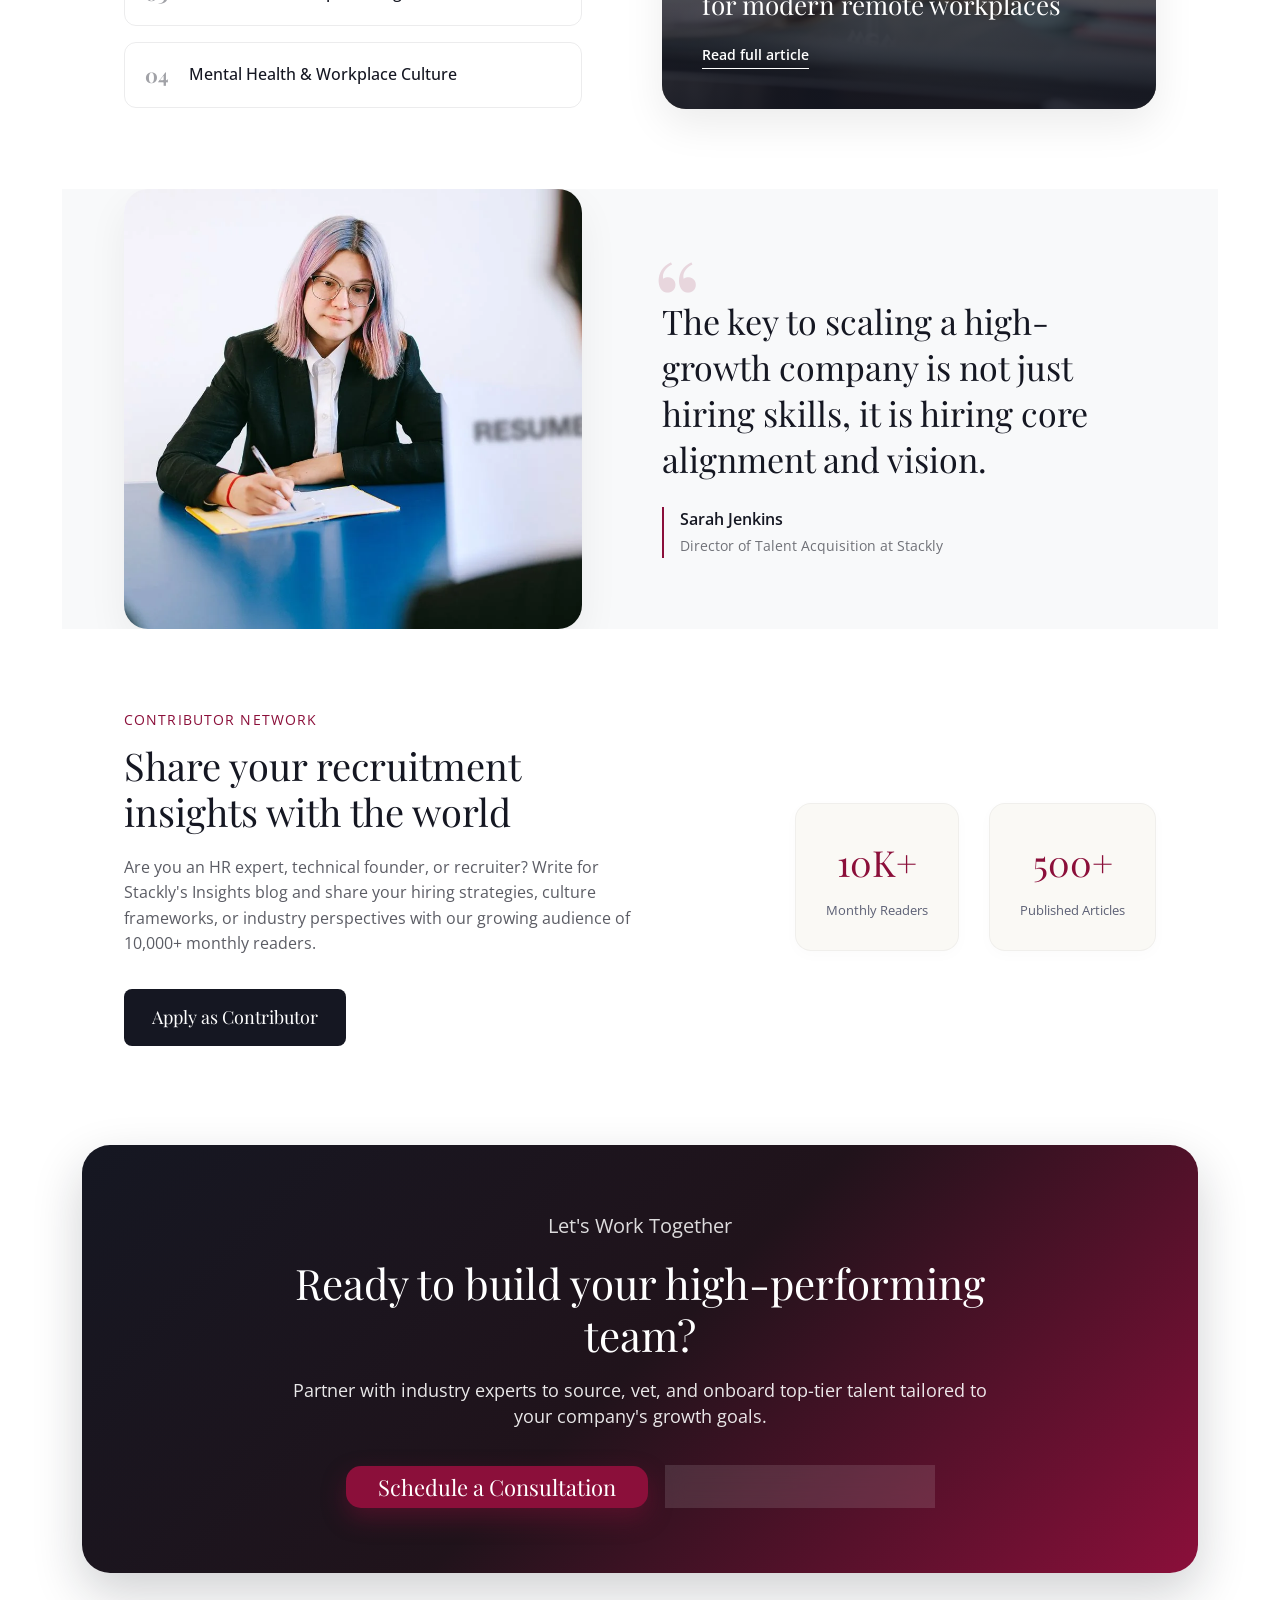
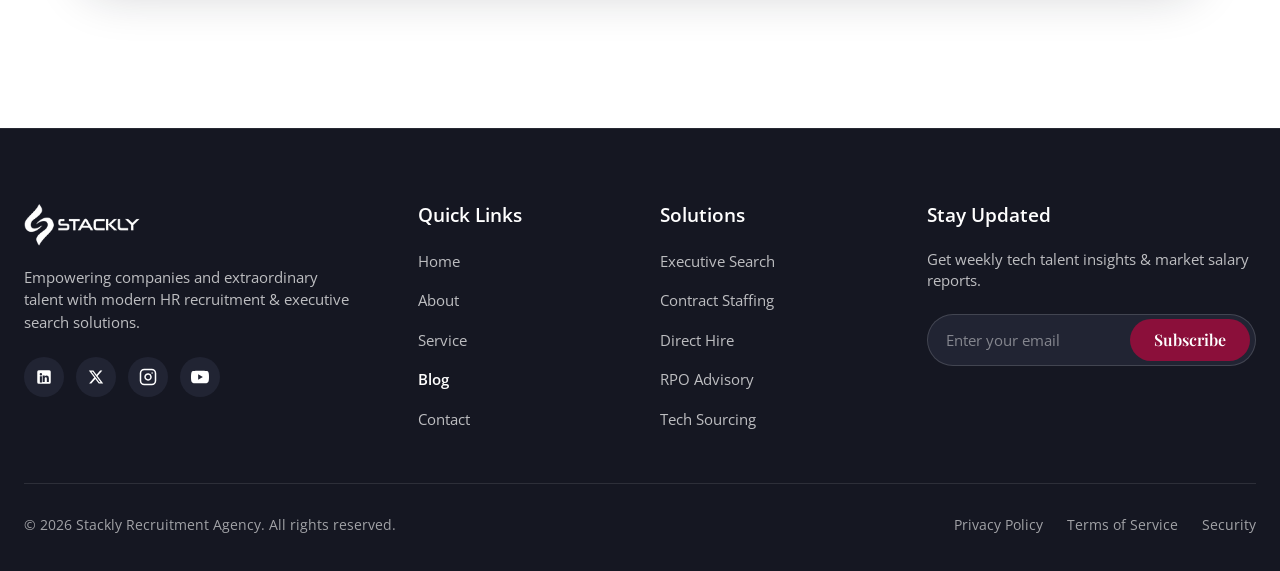
<file: html/blog.html>
<!DOCTYPE html>
<html lang="en">
<head>
  <meta charset="UTF-8">
  <meta name="viewport" content="width=device-width, initial-scale=1.0">
  <title>Blog - Stackly Recruitment Agency</title>
  <meta name="description" content="Read career advice, recruitment trends, and industry insights on the Stackly Blog.">
  
  <!-- Stylesheets -->
  <link rel="stylesheet" href="../global.css">
  <link rel="stylesheet" href="../css/common.css">
  <link rel="stylesheet" href="../css/blog.css">
  <link rel="stylesheet" href="https://cdnjs.cloudflare.com/ajax/libs/font-awesome/6.4.0/css/all.min.css">
</head>
<body>

  <!-- Reusable Common Header -->
  <div id="common-header">
    <header class="site-header">
      <div class="header-container">
        <!-- Logo -->
        <a href="../index.html" class="header-logo-link" id="nav-logo-link">
          <img src="../assets/logo.webp" alt="Stackly Logo" class="header-logo" id="nav-logo-img">
        </a>

        <!-- Desktop Navigation Items -->
        <nav class="header-nav" aria-label="Main Navigation">
          <ul class="nav-list">
            <li class="nav-item"><a href="../index.html" class="nav-link" id="nav-home">Home</a></li>
            <li class="nav-item"><a href="about.html" class="nav-link" id="nav-about">About</a></li>
            <li class="nav-item"><a href="service.html" class="nav-link" id="nav-service">Service</a></li>
            <li class="nav-item"><a href="blog.html" class="nav-link active" id="nav-blog">Blog</a></li>
            <li class="nav-item"><a href="contact.html" class="nav-link" id="nav-contact">Contact</a></li>
          </ul>
        </nav>

        <!-- Login & Signup Buttons -->
        <div class="header-actions">
          <a href="login.html" class="btn btn-login">Login</a>
          <a href="signup.html" class="btn btn-signup">Signup</a>
        </div>

        <!-- Mobile Hamburger Toggle -->
        <button class="hamburger-btn" id="hamburger-toggle" aria-label="Toggle navigation menu" aria-expanded="false">
          <span class="hamburger-bar"></span>
          <span class="hamburger-bar"></span>
          <span class="hamburger-bar"></span>
        </button>
      </div>

      <!-- Mobile Drawer Menu -->
      <div class="mobile-menu" id="mobile-menu" aria-hidden="true">
        <div class="mobile-menu-header">
          <img src="../assets/logo.webp" alt="Stackly Logo" class="mobile-logo" id="mobile-logo-img">
          <button class="mobile-close-btn" id="mobile-close-toggle" aria-label="Close menu">&times;</button>
        </div>
        <nav class="mobile-nav">
          <ul class="mobile-nav-list">
            <li><a href="../index.html" class="mobile-nav-link" id="mobile-nav-home">Home</a></li>
            <li><a href="about.html" class="mobile-nav-link" id="mobile-nav-about">About</a></li>
            <li><a href="service.html" class="mobile-nav-link" id="mobile-nav-service">Service</a></li>
            <li><a href="blog.html" class="mobile-nav-link active" id="mobile-nav-blog">Blog</a></li>
            <li><a href="contact.html" class="mobile-nav-link" id="mobile-nav-contact">Contact</a></li>
          </ul>
          <div class="mobile-actions">
            <a href="login.html" class="btn btn-login mobile-btn">Login</a>
            <a href="signup.html" class="btn btn-signup mobile-btn">Signup</a>
          </div>
        </nav>
      </div>
      <div class="mobile-menu-backdrop" id="mobile-backdrop"></div>
    </header>
  </div>

  <!-- Main Content Area -->
  <main id="main-content">
  <!-- Blog Hero Section -->
  <section class="blog-hero-section">
    <div class="blog-hero-container">
      <div class="blog-hero-card reveal-from-bottom">
        <!-- Background image -->
        <img src="../assets/blog/hero.webp" alt="Hands shaking over a deal" class="blog-hero-bg">
        <!-- Overlay -->
        <div class="blog-hero-overlay"></div>
        <!-- Content -->
        <div class="blog-hero-content">
          <span class="blog-hero-label reveal-from-top">Our Blog</span>
          <h1 class="blog-hero-title reveal-from-left delay-1">Recruitment insights to<br>help you hire smarter</h1>
          <p class="blog-hero-desc reveal-from-right delay-2">Articles sharing hiring trends, recruitment strategies, and HR best practices for growing teams.</p>
        </div>
      </div>
    </div>
  </section>

  <!-- Latest Insights & Updates Section -->
  <section class="blog-latest-section">
    <div class="blog-latest-container">
      <h2 class="blog-latest-section-title reveal-from-bottom">Latest Insights &amp; Updates</h2>
      
      <!-- 2x2 Grid -->
      <div class="blog-posts-grid">
        
        <!-- Post 1 -->
        <article class="blog-post-card reveal-from-bottom">
          <div class="blog-post-img-wrapper">
            <img src="../assets/blog/latest_1.webp" alt="Meeting at modern conference room" class="blog-post-img">
          </div>
          <div class="blog-post-content">
            <h3 class="blog-post-title">What Top Candidates Look For In Employers</h3>
            <p class="blog-post-desc">Understand what professionals value when evaluating employers, from company culture and flexibility to growth opportunities.</p>
            <a href="404.html" class="blog-post-link">Discover More <span class="post-link-arrow"><i class="fa-solid fa-arrow-right"></i></span></a>
          </div>
        </article>

        <!-- Post 2 -->
        <article class="blog-post-card reveal-from-bottom delay-1">
          <div class="blog-post-img-wrapper">
            <img src="../assets/blog/popular_1.webp" alt="Team meeting and discussion" class="blog-post-img">
          </div>
          <div class="blog-post-content">
            <h3 class="blog-post-title">How To Attract Top Talent In Markets</h3>
            <p class="blog-post-desc">Learn strategies for attracting candidates, strengthening your employer brand, and standing out in today's competitive job market.</p>
            <a href="404.html" class="blog-post-link">Discover More <span class="post-link-arrow"><i class="fa-solid fa-arrow-right"></i></span></a>
          </div>
        </article>

        <!-- Post 3 -->
        <article class="blog-post-card reveal-from-bottom">
          <div class="blog-post-img-wrapper">
            <img src="../assets/blog/latest_3.webp" alt="Collaborating at work table" class="blog-post-img">
          </div>
          <div class="blog-post-content">
            <h3 class="blog-post-title">The Evolution of Remote Work: What's Next?</h3>
            <p class="blog-post-desc">Explore how remote work policies are shifting, and what companies must do to sustain productivity and employee satisfaction.</p>
            <a href="404.html" class="blog-post-link">Discover More <span class="post-link-arrow"><i class="fa-solid fa-arrow-right"></i></span></a>
          </div>
        </article>

        <!-- Post 4 -->
        <article class="blog-post-card reveal-from-bottom delay-1">
          <div class="blog-post-img-wrapper">
            <img src="../assets/blog/popular_4.webp" alt="Handshake in corporate office" class="blog-post-img">
          </div>
          <div class="blog-post-content">
            <h3 class="blog-post-title">Mastering Executive Search: Key Sourcing Trends</h3>
            <p class="blog-post-desc">Discover how headhunters identify, engage, and successfully hire top executive talent in highly niche sectors.</p>
            <a href="404.html" class="blog-post-link">Discover More <span class="post-link-arrow"><i class="fa-solid fa-arrow-right"></i></span></a>
          </div>
        </article>

      </div>
  <!-- Popular Blog Section -->
  <section class="blog-popular-section">
    <div class="blog-popular-container">
      <h2 class="blog-popular-section-title reveal-from-bottom">Popular Blog</h2>
      
      <!-- 3-column Grid -->
      <div class="blog-popular-grid">
        
        <!-- Popular Post 1 -->
        <article class="blog-popular-card reveal-from-bottom">
          <div class="blog-popular-img-wrapper">
            <img src="../assets/blog/popular_1.webp" alt="Neon sign saying this must be the place" class="blog-popular-img">
          </div>
          <div class="blog-popular-content">
            <div class="blog-popular-meta">
              <span class="blog-meta-tag tag-hiring">Hiring</span>
              <span class="blog-meta-date">Jan 1, 2026</span>
            </div>
            <h3 class="blog-popular-title">Hiring Smarter, Not Harder: Automation Tools Every HR</h3>
            <p class="blog-popular-desc">Discover the essential automation features- resume parsing, scheduling, dashboards,</p>
          </div>
        </article>

        <!-- Popular Post 2 -->
        <article class="blog-popular-card reveal-from-bottom delay-1">
          <div class="blog-popular-img-wrapper">
            <img src="../assets/blog/popular_2.webp" alt="Finger pointing at viewer" class="blog-popular-img">
          </div>
          <div class="blog-popular-content">
            <div class="blog-popular-meta">
              <span class="blog-meta-tag tag-hiring">Hiring</span>
              <span class="blog-meta-date">Jan 1, 2026</span>
            </div>
            <h3 class="blog-popular-title">Candidate Experience Matters More Than Ever- Here's Why</h3>
            <p class="blog-popular-desc">Discover the essential automation features- resume parsing, scheduling, dashboards,</p>
          </div>
        </article>

        <!-- Popular Post 3 -->
        <article class="blog-popular-card reveal-from-bottom delay-2">
          <div class="blog-popular-img-wrapper">
            <img src="../assets/blog/popular_3.webp" alt="Goals blackboard sheet with notes" class="blog-popular-img">
          </div>
          <div class="blog-popular-content">
            <div class="blog-popular-meta">
              <span class="blog-meta-tag tag-hiring">Hiring</span>
              <span class="blog-meta-date">Jan 1, 2026</span>
            </div>
            <h3 class="blog-popular-title">Why Traditional Recruitment Software Is No Longer Enough</h3>
            <p class="blog-popular-desc">Legacy systems slow down hiring. Modern AI platforms provide automation, analytics,</p>
          </div>
        </article>

        <!-- Popular Post 4 -->
        <article class="blog-popular-card reveal-from-bottom">
          <div class="blog-popular-img-wrapper">
            <img src="../assets/blog/popular_4.webp" alt="Woman viewing a job board board" class="blog-popular-img">
          </div>
          <div class="blog-popular-content">
            <div class="blog-popular-meta">
              <span class="blog-meta-tag tag-future">Future</span>
              <span class="blog-meta-date">Jan 1, 2026</span>
            </div>
            <h3 class="blog-popular-title">Real-Time Skill Matching: The Next Big Shift in Workforce</h3>
            <p class="blog-popular-desc">Discover the essential automation features- resume parsing, scheduling, dashboards,</p>
          </div>
        </article>

        <!-- Popular Post 5 -->
        <article class="blog-popular-card reveal-from-bottom delay-1">
          <div class="blog-popular-img-wrapper">
            <img src="../assets/blog/popular_5.webp" alt="Aim High fly higher quote frame" class="blog-popular-img">
          </div>
          <div class="blog-popular-content">
            <div class="blog-popular-meta">
              <span class="blog-meta-tag tag-ai">AI World</span>
              <span class="blog-meta-date">Jan 1, 2026</span>
            </div>
            <h3 class="blog-popular-title">Breaking: How Machine Learning Creates Fair Recruitment</h3>
            <p class="blog-popular-desc">Smart algorithms are helping companies reduce bias, improve diversity, and build inclusive</p>
          </div>
        </article>

        <!-- Popular Post 6 -->
        <article class="blog-popular-card reveal-from-bottom delay-2">
          <div class="blog-popular-img-wrapper">
            <img src="../assets/blog/popular_6.webp" alt="Laptop showing talent platform screen" class="blog-popular-img">
          </div>
          <div class="blog-popular-content">
            <div class="blog-popular-meta">
              <span class="blog-meta-tag tag-ai">AI World</span>
              <span class="blog-meta-date">Jan 1, 2026</span>
            </div>
            <h3 class="blog-popular-title">The Future of Hiring: AI-Driven Talent Selection</h3>
            <p class="blog-popular-desc">AI is transforming how HR teams discover talent, automate screening,</p>
          </div>
        </article>

      </div>
  </section>

  <!-- Insights and Inspiration Section -->
  <section class="blog-inspiration-section">
    <div class="blog-inspiration-container">
      <div class="blog-inspiration-header">
        <h2 class="blog-inspiration-title reveal-from-left">Insights and inspiration</h2>
        <p class="blog-inspiration-subtitle reveal-from-right delay-1">Stay informed with expert tips, industry trends, and valuable resources to elevate your success</p>
      </div>

      <!-- List of Articles -->
      <div class="blog-inspiration-list">

        <!-- Item 1 -->
        <article class="inspiration-item reveal-from-bottom">
          <div class="inspiration-img-wrapper">
            <img src="../assets/blog/insights_1.webp" alt="LinkedIn Recruiter Lite screen" class="inspiration-img">
          </div>
          <div class="inspiration-content">
            <span class="inspiration-date">January 29, 2025</span>
            <h3 class="inspiration-item-title">The role of data-driven recruitment in making smarter hires</h3>
            <p class="inspiration-item-desc">Harness the power of data to improve hiring decisions and create high-performance teams</p>
            <a href="404.html" class="inspiration-link">Read more</a>
          </div>
        </article>

        <!-- Item 2 -->
        <article class="inspiration-item reveal-from-bottom">
          <div class="inspiration-img-wrapper">
            <img src="../assets/blog/insights_2.webp" alt="JOBS 3D letters block" class="inspiration-img">
          </div>
          <div class="inspiration-content">
            <span class="inspiration-date">January 29, 2025</span>
            <h3 class="inspiration-item-title">How to attract top talent with employer branding</h3>
            <p class="inspiration-item-desc">Discover strategies to build a compelling employer brand that resonates with top candidates</p>
            <a href="404.html" class="inspiration-link">Read more</a>
          </div>
        </article>

        <!-- Item 3 -->
        <article class="inspiration-item reveal-from-bottom">
          <div class="inspiration-img-wrapper">
            <img src="../assets/blog/insights_3.webp" alt="Interview and handshake in office" class="inspiration-img">
          </div>
          <div class="inspiration-content">
            <span class="inspiration-date">January 29, 2025</span>
            <h3 class="inspiration-item-title">Why company culture is crucial in recruitment</h3>
            <p class="inspiration-item-desc">Learn how a strong cultural fit improves employee retention and drives organizational success</p>
            <a href="404.html" class="inspiration-link">Read more</a>
          </div>
        </article>

        <!-- Item 4 -->
        <article class="inspiration-item reveal-from-bottom">
          <div class="inspiration-img-wrapper">
            <img src="../assets/blog/insights_4.webp" alt="Team talking at workplace" class="inspiration-img">
          </div>
          <div class="inspiration-content">
            <span class="inspiration-date">January 29, 2025</span>
            <h3 class="inspiration-item-title">How tailored recruitment strategies drive business success</h3>
            <p class="inspiration-item-desc">Maximize the potential of your workforce by aligning recruitment efforts with your company's unique culture and goals</p>
            <a href="404.html" class="inspiration-link">Read more</a>
          </div>
        </article>

      </div>
  </section>

  <!-- Trending Topics Section -->
  <section class="blog-trending-section">
    <div class="blog-trending-container">
      <div class="blog-trending-left reveal-from-left">
        <span class="trending-label">Trending Topics</span>
        <h2 class="trending-title">Explore what is shaping the future of work</h2>
        <div class="trending-topics-list">
          <div class="trending-topic-item active">
            <span class="topic-number">01</span>
            <span class="topic-name">Recruitment Technology &amp; AI</span>
          </div>
          <div class="trending-topic-item">
            <span class="topic-number">02</span>
            <span class="topic-name">Diversity, Equity &amp; Inclusion</span>
          </div>
          <div class="trending-topic-item">
            <span class="topic-number">03</span>
            <span class="topic-name">Remote Leadership &amp; Hiring</span>
          </div>
          <div class="trending-topic-item">
            <span class="topic-number">04</span>
            <span class="topic-name">Mental Health &amp; Workplace Culture</span>
          </div>
        </div>
      </div>
      <div class="blog-trending-right reveal-from-right delay-2">
        <div class="trending-featured-card">
          <img src="../assets/home/leader_img.webp" alt="Team meeting discussion" class="trending-featured-img">
          <div class="trending-card-overlay"></div>
          <div class="trending-card-content">
            <span class="trending-card-tag" style="color: var(--color-white);">Featured Insight</span>
            <h3 class="trending-card-title">How leadership styles are evolving for modern remote workplaces</h3>
            <a href="404.html" class="trending-card-link">Read full article</a>
          </div>
        </div>
      </div>
    </div>
  </section>

  <!-- Featured Interview Section -->
  <section class="blog-interview-section">
    <div class="blog-interview-container">
      <!-- Left Column: Image Wrapper -->
      <div class="blog-interview-left reveal-from-left">
        <div class="interview-img-wrapper">
          <img src="../assets/about/fi_1.webp" alt="Business professionals shaking hands" class="interview-img">
        </div>
      </div>
      <!-- Right Column: Quote Content -->
      <div class="blog-interview-right reveal-from-right delay-2">
        <div class="interview-quote-box">
          <span class="quote-sign">“</span>
          <h2 class="interview-quote-text">The key to scaling a high-growth company is not just hiring skills, it is hiring core alignment and vision.</h2>
          <div class="interview-author">
            <span class="author-name">Sarah Jenkins</span>
            <span class="author-role">Director of Talent Acquisition at Stackly</span>
          </div>
        </div>
      </div>
    </div>
  </section>

  <!-- Write for Us / Contributor Network Section -->
  <section class="blog-write-section">
    <div class="blog-write-container">
      <div class="blog-write-content reveal-from-left">
        <span class="blog-write-label">Contributor Network</span>
        <h2 class="blog-write-title">Share your recruitment insights with the world</h2>
        <p class="blog-write-desc">
          Are you an HR expert, technical founder, or recruiter? Write for Stackly's Insights blog and share your hiring strategies, culture frameworks, or industry perspectives with our growing audience of 10,000+ monthly readers.
        </p>
        <a href="contact.html" class="btn-blog-write">Apply as Contributor</a>
      </div>
      <div class="blog-write-stats reveal-from-right delay-2">
        <div class="write-stat-card">
          <div class="write-stat-val">10K+</div>
          <div class="write-stat-lbl">Monthly Readers</div>
        </div>
        <div class="write-stat-card">
          <div class="write-stat-val">500+</div>
          <div class="write-stat-lbl">Published Articles</div>
        </div>
      </div>
    </div>
  </section>
    <!-- High-Impact Call-To-Action Banner from About -->
    <section class="about-cta-section">
      <div class="about-cta-container">
        <div class="about-cta-card reveal-from-bottom">
          <div class="cta-content">
            <span class="cta-subtitle">Let's Work Together</span>
            <h2 class="cta-title">Ready to build your high-performing team?</h2>
            <p class="cta-desc">
              Partner with industry experts to source, vet, and onboard top-tier talent tailored to your company's growth goals.
            </p>
            <div class="cta-actions">
              <a href="404.html" class="btn btn-cta-primary">Schedule a Consultation</a>
              <a href="404.html" class="btn btn-cta-secondary">Explore Our Services</a>
            </div>
          </div>
        </div>
      </div>
    </section>

  </main>

  <!-- Reusable Common Footer -->
  <div id="common-footer">
    <footer class="site-footer" id="site-footer">
      <div class="footer-container">
        
        <!-- Top Footer Main Grid -->
        <div class="footer-top-grid">
          
          <!-- Column 1: Brand Logo, Desc & Social Icons -->
          <div class="footer-col footer-col-brand">
            <a href="../index.html" class="footer-logo-link" id="footer-logo-link">
              <img src="../assets/logo.webp" alt="Stackly Logo" class="footer-logo" id="footer-logo-img">
            </a>
            <p class="footer-brand-desc">
              Empowering companies and extraordinary talent with modern HR recruitment & executive search solutions.
            </p>
            
            <!-- Popular Social Icons: LinkedIn, X, Instagram, YouTube -->
            <div class="footer-social-links" aria-label="Social Media Links">
              <a href="404.html" class="social-icon-btn">
                <svg width="18" height="18" viewBox="0 0 24 24" fill="currentColor">
                  <path d="M19 3a2 2 0 0 1 2 2v14a2 2 0 0 1-2 2H5a2 2 0 0 1-2-2V5a2 2 0 0 1 2-2h14m-.5 15.5v-5.3a3.26 3.26 0 0 0-3.26-3.26c-.85 0-1.84.52-2.28 1.3v-1.11h-2.79v8.37h2.79v-4.93c0-.77.62-1.4 1.39-1.4a1.4 1.4 0 0 1 1.4 1.4v4.93h2.75M6.46 10.9v8.37H9.25V10.9H6.46M7.86 6.77a1.62 1.62 0 1 0 0 3.24 1.62 1.62 0 0 0 0-3.24z"/>
                </svg>
              </a>
              <a href="404.html" class="social-icon-btn">
                <svg width="16" height="16" viewBox="0 0 24 24" fill="currentColor">
                  <path d="M18.244 2.25h3.308l-7.227 8.26 8.502 11.24H16.17l-5.214-6.817L4.99 21.75H1.68l7.73-8.835L1.254 2.25H8.08l4.713 6.231zm-1.161 17.52h1.833L7.084 4.126H5.117z"/>
                </svg>
              </a>
              <a href="404.html" class="social-icon-btn">
                <svg width="18" height="18" viewBox="0 0 24 24" fill="none" stroke="currentColor" stroke-width="2" stroke-linecap="round" stroke-linejoin="round">
                  <rect x="2" y="2" width="20" height="20" rx="5" ry="5"></rect>
                  <path d="M16 11.37A4 4 0 1 1 12.63 8 4 4 0 0 1 16 11.37z"></path>
                  <line x1="17.5" y1="6.5" x2="17.51" y2="6.5"></line>
                </svg>
              </a>
              <a href="404.html" class="social-icon-btn">
                <svg width="18" height="18" viewBox="0 0 24 24" fill="currentColor">
                  <path d="M23.498 6.186a3.016 3.016 0 0 0-2.122-2.136C19.505 3.545 12 3.545 12 3.545s-7.505 0-9.377.505A3.017 3.017 0 0 0 .502 6.186C0 8.07 0 12 0 12s0 3.93.502 5.814a3.016 3.016 0 0 0 2.122 2.136c1.871.505 9.376.505 9.376.505s7.505 0 9.377-.505a3.015 3.015 0 0 0 2.122-2.136C24 15.93 24 12 24 12s0-3.93-.502-5.814zM9.545 15.568V8.432L15.818 12l-6.273 3.568z"/>
                </svg>
              </a>
            </div>
          </div>

          <!-- Column 2: Quick Links -->
          <div class="footer-col">
            <h3 class="footer-col-title">Quick Links</h3>
            <ul class="footer-nav-list">
              <li><a href="../index.html" class="footer-link" id="footer-nav-home">Home</a></li>
              <li><a href="about.html" class="footer-link" id="footer-nav-about">About</a></li>
              <li><a href="service.html" class="footer-link" id="footer-nav-service">Service</a></li>
              <li><a href="blog.html" class="footer-link active" id="footer-nav-blog">Blog</a></li>
              <li><a href="contact.html" class="footer-link" id="footer-nav-contact">Contact</a></li>
            </ul>
          </div>

          <!-- Column 3: Solutions -->
          <div class="footer-col">
            <h3 class="footer-col-title">Solutions</h3>
            <ul class="footer-nav-list">
              <li><a href="404.html" class="footer-link">Executive Search</a></li>
              <li><a href="404.html" class="footer-link">Contract Staffing</a></li>
              <li><a href="404.html" class="footer-link">Direct Hire</a></li>
              <li><a href="404.html" class="footer-link">RPO Advisory</a></li>
              <li><a href="404.html" class="footer-link">Tech Sourcing</a></li>
            </ul>
          </div>

          <!-- Column 4: Stay Updated -->
          <div class="footer-col footer-col-subscribe">
            <h3 class="footer-col-title">Stay Updated</h3>
            <p class="footer-subscribe-desc">
              Get weekly tech talent insights & market salary reports.
            </p>
            
            <form class="footer-subscribe-form" id="footer-subscribe-form" novalidate>
              <div class="input-wrapper">
                <input 
                  type="email" 
                  id="footer-email-input" 
                  class="footer-email-input" 
                  placeholder="Enter your email" 
                  required 
                  aria-label="Enter your email address"
                >
                <button type="submit" class="btn btn-subscribe">Subscribe</button>
              </div>
              <div class="form-feedback-msg" id="footer-form-msg" aria-live="polite"></div>
            </form>
          </div>

        </div>

        <!-- Bottom Legal Row -->
        <div class="footer-bottom-row">
          <div class="footer-legal-links">
            <a href="404.html" class="footer-legal-link">Privacy Policy</a>
            <a href="404.html" class="footer-legal-link">Terms of Service</a>
            <a href="404.html" class="footer-legal-link">Security</a>
          </div>
          <div class="footer-copyright">
            &copy; 2026 Stackly Recruitment Agency. All rights reserved.
          </div>
        </div>

      </div>
    </footer>
  </div>

  <!-- Scripts -->
  <script src="../js/common.js"></script>
  <script src="../js/blog.js"></script>
</body>
</html>
</file>
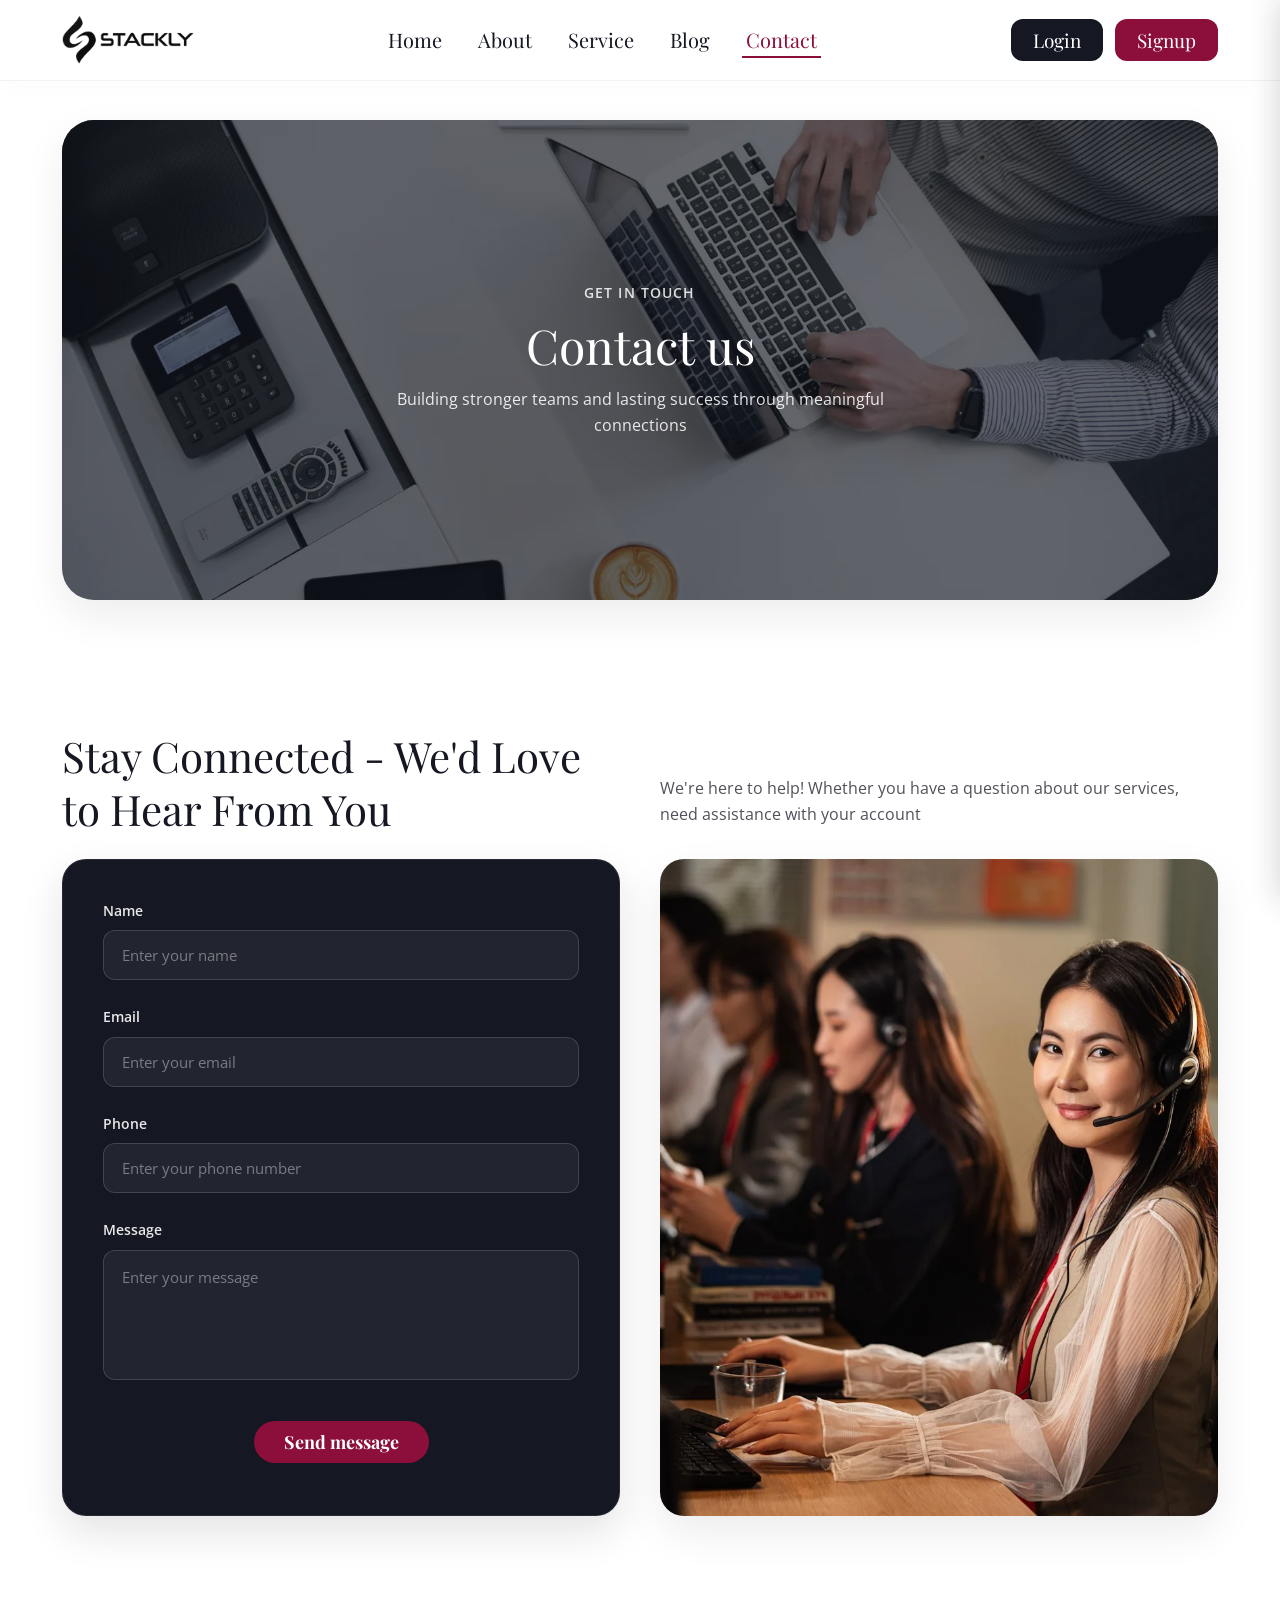
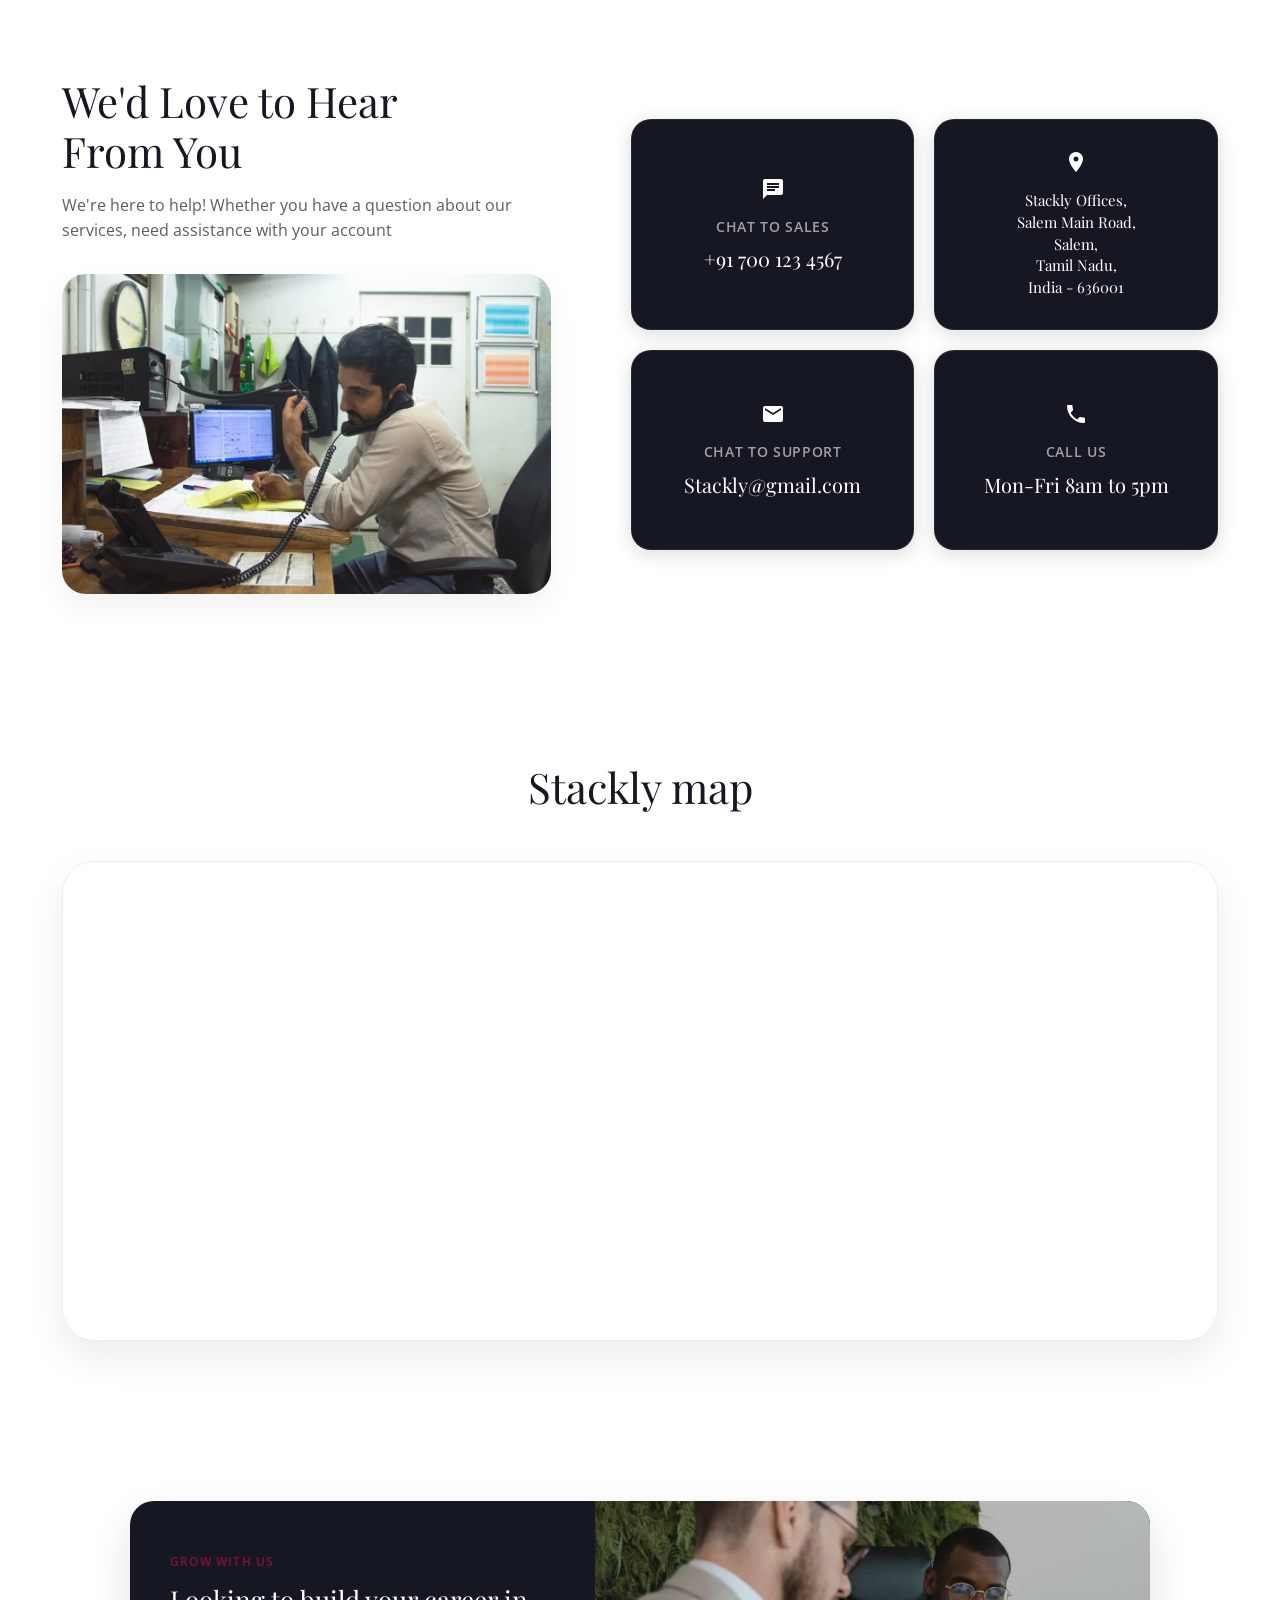
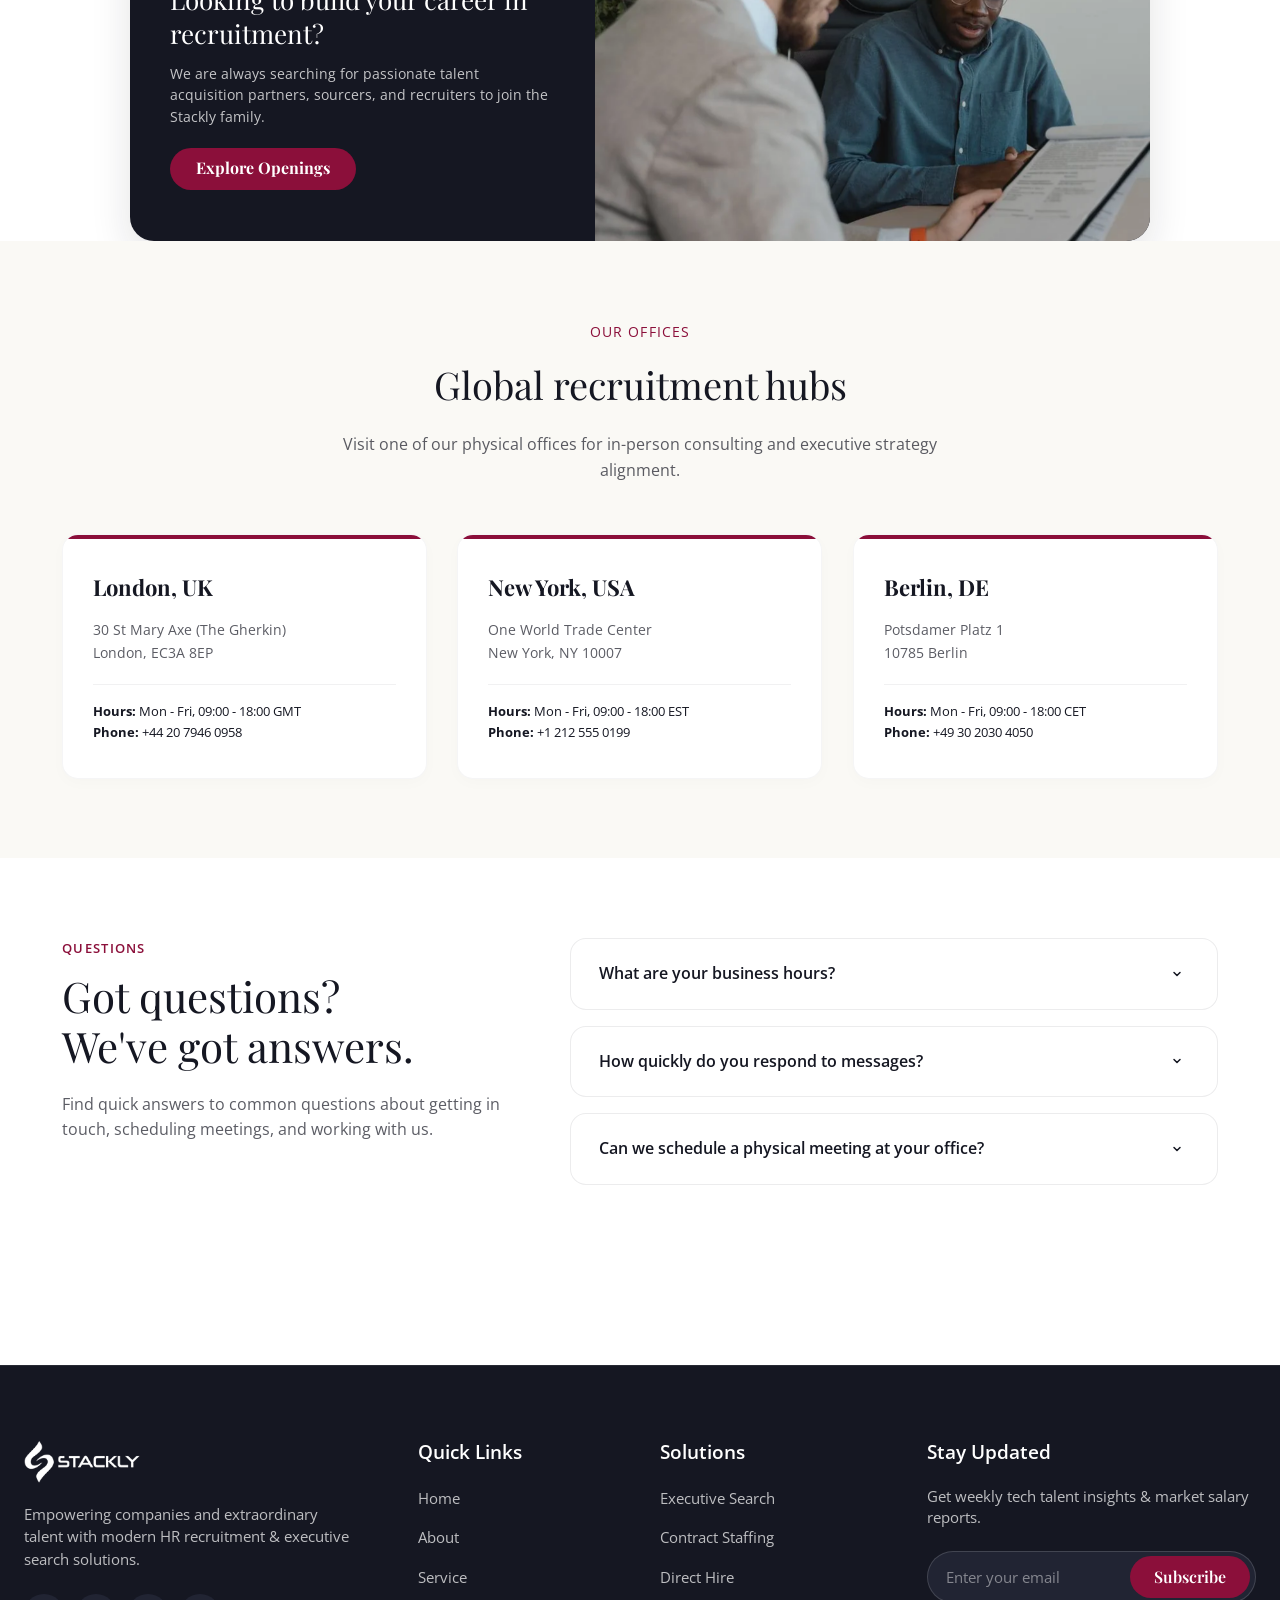
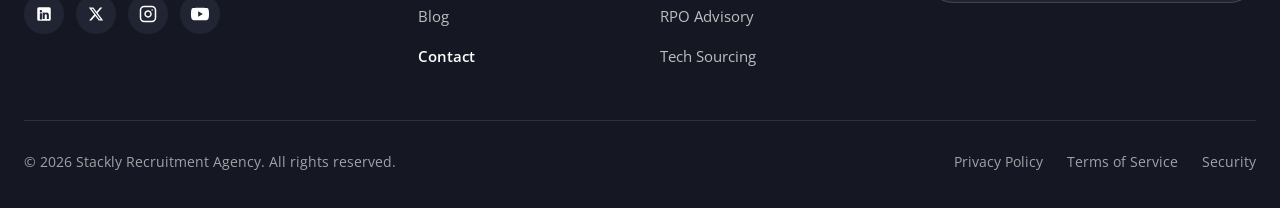
<file: html/contact.html>
<!DOCTYPE html>
<html lang="en">
<head>
  <meta charset="UTF-8">
  <meta name="viewport" content="width=device-width, initial-scale=1.0">
  <title>Contact Us - Stackly Recruitment Agency</title>
  <meta name="description" content="Get in touch with Stackly for talent acquisition and job opportunities.">
  
  <!-- Stylesheets -->
  <link rel="stylesheet" href="../global.css">
  <link rel="stylesheet" href="../css/common.css">
  <link rel="stylesheet" href="../css/contact.css">
  <link rel="stylesheet" href="https://cdnjs.cloudflare.com/ajax/libs/font-awesome/6.4.0/css/all.min.css">
</head>
<body>

  <!-- Reusable Common Header -->
  <div id="common-header">
    <header class="site-header">
      <div class="header-container">
        <!-- Logo -->
        <a href="../index.html" class="header-logo-link" id="nav-logo-link">
          <img src="../assets/logo.webp" alt="Stackly Logo" class="header-logo" id="nav-logo-img">
        </a>

        <!-- Desktop Navigation Items -->
        <nav class="header-nav" aria-label="Main Navigation">
          <ul class="nav-list">
            <li class="nav-item"><a href="../index.html" class="nav-link" id="nav-home">Home</a></li>
            <li class="nav-item"><a href="about.html" class="nav-link" id="nav-about">About</a></li>
            <li class="nav-item"><a href="service.html" class="nav-link" id="nav-service">Service</a></li>
            <li class="nav-item"><a href="blog.html" class="nav-link" id="nav-blog">Blog</a></li>
            <li class="nav-item"><a href="contact.html" class="nav-link active" id="nav-contact">Contact</a></li>
          </ul>
        </nav>

        <!-- Login & Signup Buttons -->
        <div class="header-actions">
          <a href="login.html" class="btn btn-login">Login</a>
          <a href="signup.html" class="btn btn-signup">Signup</a>
        </div>

        <!-- Mobile Hamburger Toggle -->
        <button class="hamburger-btn" id="hamburger-toggle" aria-label="Toggle navigation menu" aria-expanded="false">
          <span class="hamburger-bar"></span>
          <span class="hamburger-bar"></span>
          <span class="hamburger-bar"></span>
        </button>
      </div>

      <!-- Mobile Drawer Menu -->
      <div class="mobile-menu" id="mobile-menu" aria-hidden="true">
        <div class="mobile-menu-header">
          <img src="../assets/logo.webp" alt="Stackly Logo" class="mobile-logo" id="mobile-logo-img">
          <button class="mobile-close-btn" id="mobile-close-toggle" aria-label="Close menu">&times;</button>
        </div>
        <nav class="mobile-nav">
          <ul class="mobile-nav-list">
            <li><a href="../index.html" class="mobile-nav-link" id="mobile-nav-home">Home</a></li>
            <li><a href="about.html" class="mobile-nav-link" id="mobile-nav-about">About</a></li>
            <li><a href="service.html" class="mobile-nav-link" id="mobile-nav-service">Service</a></li>
            <li><a href="blog.html" class="mobile-nav-link" id="mobile-nav-blog">Blog</a></li>
            <li><a href="contact.html" class="mobile-nav-link active" id="mobile-nav-contact">Contact</a></li>
          </ul>
          <div class="mobile-actions">
            <a href="login.html" class="btn btn-login mobile-btn">Login</a>
            <a href="signup.html" class="btn btn-signup mobile-btn">Signup</a>
          </div>
        </nav>
      </div>
      <div class="mobile-menu-backdrop" id="mobile-backdrop"></div>
    </header>
  </div>

  <!-- Main Content Area -->
  <main id="main-content">
  <!-- Contact Hero Section -->
  <section class="contact-hero-section">
    <div class="contact-hero-container">
      <div class="contact-hero-card reveal-from-bottom">
        <!-- Background image -->
        <img src="../assets/contact/hero.webp" alt="Person working on laptop" class="contact-hero-bg">
        <!-- Overlay -->
        <div class="contact-hero-overlay"></div>
        <!-- Content -->
        <div class="contact-hero-content">
          <span class="contact-hero-label reveal-from-top">Get in touch</span>
          <h1 class="contact-hero-title reveal-from-left delay-1">Contact us</h1>
          <p class="contact-hero-desc reveal-from-right delay-2">Building stronger teams and lasting success through meaningful connections</p>
        </div>
      </div>
    </div>
  </section>

  <!-- Stay Connected Form Section -->
  <section class="contact-form-section">
    <div class="contact-form-container">
      
      <!-- Top Title Block -->
      <div class="contact-form-header">
        <div class="contact-header-left reveal-from-left">
          <h2 class="contact-section-title">Stay Connected - We'd Love<br>to Hear From You</h2>
        </div>
        <div class="contact-header-right reveal-from-right delay-1">
          <p class="contact-section-subtitle">We're here to help! Whether you have a question about our services, need assistance with your account</p>
        </div>
      </div>

      <!-- Split Layout: Form Left, Image Right -->
      <div class="contact-form-split">
        
        <!-- Left Column: Dark Form Card -->
        <div class="contact-form-card-wrapper reveal-from-left delay-2">
          <form class="contact-form-card" id="contact-main-form" novalidate>
            
            <!-- Name Field -->
            <div class="contact-field-group">
              <label for="contact-name" class="contact-field-label">Name</label>
              <input 
                type="text" 
                id="contact-name" 
                class="contact-form-input" 
                placeholder="Enter your name" 
                required
              >
              <div class="contact-field-error" id="error-name" aria-live="polite"></div>
            </div>

            <!-- Email Field -->
            <div class="contact-field-group">
              <label for="contact-email" class="contact-field-label">Email</label>
              <input 
                type="email" 
                id="contact-email" 
                class="contact-form-input" 
                placeholder="Enter your email" 
                required
              >
              <div class="contact-field-error" id="error-email" aria-live="polite"></div>
            </div>

            <!-- Phone Field -->
            <div class="contact-field-group">
              <label for="contact-phone" class="contact-field-label">Phone</label>
              <input 
                type="tel" 
                id="contact-phone" 
                class="contact-form-input" 
                placeholder="Enter your phone number" 
                required
              >
              <div class="contact-field-error" id="error-phone" aria-live="polite"></div>
            </div>

            <!-- Message Field -->
            <div class="contact-field-group">
              <label for="contact-message" class="contact-field-label">Message</label>
              <textarea 
                id="contact-message" 
                class="contact-form-textarea" 
                placeholder="Enter your message" 
                required
              ></textarea>
              <div class="contact-field-error" id="error-message" aria-live="polite"></div>
            </div>

            <!-- Submit Button & Form Response -->
            <div class="contact-submit-row">
              <button type="submit" class="btn btn-contact-submit">Send message</button>
              <div class="contact-form-feedback" id="form-general-feedback" aria-live="polite"></div>
            </div>

          </form>
        </div>

        <!-- Right Column: Image Wrapper -->
        <div class="contact-form-image-wrapper reveal-from-right delay-2">
          <div class="contact-image-card">
            <img src="../assets/contact/stay.webp" alt="Friendly customer support specialist" class="contact-support-img">
          </div>
        </div>

      </div>

    </div>
  </section>

  <!-- Contact Details Grid Section -->
  <section class="contact-details-section">
    <div class="contact-details-container">
      
      <!-- Left Side: Title, Subtitle and Image -->
      <div class="contact-details-left reveal-from-left">
        <h2 class="contact-details-title">We'd Love to Hear<br>From You</h2>
        <p class="contact-details-subtitle">We're here to help! Whether you have a question about our services, need assistance with your account</p>
        
        <div class="contact-details-img-wrapper">
          <img src="../assets/contact/we.webp" alt="Support agent making phone call" class="contact-details-img">
        </div>
      </div>

      <!-- Right Side: 2x2 Peach Cards Grid -->
      <div class="contact-details-right reveal-from-right delay-2">
        <div class="details-cards-grid">
          
          <!-- Card 1: Chat to sales -->
          <div class="details-peach-card">
            <div class="details-card-icon">
              <!-- Chat Icon -->
              <svg width="24" height="24" viewBox="0 0 24 24" fill="currentColor">
                <path d="M20 2H4c-1.1 0-1.99.9-1.99 2L2 22l4-4h14c1.1 0 2-.9 2-2V4c0-1.1-.9-2-2-2zM6 9h12v2H6V9zm8 5H6v-2h8v2zm4-6H6V6h12v2z"/>
              </svg>
            </div>
            <span class="details-card-label">Chat to sales</span>
            <h3 class="details-card-value">+91 700 123 4567</h3>
          </div>

          <!-- Card 2: Office Address -->
          <div class="details-peach-card details-card--large">
            <div class="details-card-icon">
              <!-- Map Pin Icon -->
              <svg width="24" height="24" viewBox="0 0 24 24" fill="currentColor">
                <path d="M12 2C8.13 2 5 5.13 5 9c0 5.25 7 13 7 13s7-7.75 7-13c0-3.87-3.13-7-7-7zm0 9.5c-1.38 0-2.5-1.12-2.5-2.5s1.12-2.5 2.5-2.5 2.5 1.12 2.5 2.5-1.12 2.5-2.5 2.5z"/>
              </svg>
            </div>
            <p class="details-card-address">
              Stackly Offices,<br>
              Salem Main Road,<br>
              Salem,<br>
              Tamil Nadu,<br>
              India - 636001
            </p>
          </div>

          <!-- Card 3: Chat to support -->
          <div class="details-peach-card">
            <div class="details-card-icon">
              <!-- Email Icon -->
              <svg width="24" height="24" viewBox="0 0 24 24" fill="currentColor">
                <path d="M20 4H4c-1.1 0-1.99.9-1.99 2L2 18c0 1.1.9 2 2 2h16c1.1 0 2-.9 2-2V6c0-1.1-.9-2-2-2zm0 4l-8 5-8-5V6l8 5 8-5v2z"/>
              </svg>
            </div>
            <span class="details-card-label">Chat to support</span>
            <a href="404.html" style="text-decoration: none; color: inherit;"><h3 class="details-card-value">Stackly@gmail.com</h3></a>
          </div>

          <!-- Card 4: Call us -->
          <div class="details-peach-card">
            <div class="details-card-icon">
              <!-- Phone Icon -->
              <svg width="24" height="24" viewBox="0 0 24 24" fill="currentColor">
                <path d="M6.62 10.79c1.44 2.83 3.76 5.14 6.59 6.59l2.2-2.2c.27-.27.67-.36 1.02-.24 1.12.37 2.33.57 3.57.57.55 0 1 .45 1 1V20c0 .55-.45 1-1 1-9.39 0-17-7.61-17-17 0-.55.45-1 1-1h3.5c.55 0 1 .45 1 1 0 1.25.2 2.45.57 3.57.11.35.03.74-.25 1.02l-2.2 2.2z"/>
              </svg>
            </div>
            <span class="details-card-label">Call us</span>
            <h3 class="details-card-value">Mon-Fri 8am to 5pm</h3>
          </div>

        </div>
      </div>

    </div>
  </section>

  <!-- Stackly Map Section -->
  <section class="contact-map-section">
    <div class="contact-map-container">
      <h2 class="contact-map-title reveal-from-bottom">Stackly map</h2>
      
      <!-- Rounded Map Frame Wrapper -->
      <div class="contact-map-wrapper reveal-from-bottom delay-1">
        <iframe 
          src="https://maps.google.com/maps?q=Stackly,%20Salem,%20Tamil%20Nadu,%20India&t=&z=14&ie=UTF8&iwloc=&output=embed" 
          width="100%" 
          height="100%" 
          style="border:0;" 
          allowfullscreen="" 
          loading="lazy" 
          referrerpolicy="no-referrer-when-downgrade"
          title="Stackly Salem Office Location Map"
        ></iframe>
      </div>
    </div>
  </section>

  <!-- FAQ Accordion Section -->
 

  <!-- Careers CTA Section -->
  <section class="contact-careers-section">
    <div class="contact-careers-container">
      <div class="contact-careers-card" style="box-shadow: 0 16px 40px rgba(21, 23, 34, 0.12);">
        <div class="careers-card-left reveal-from-left">
          <span class="careers-card-label">Grow With Us</span>
          <h2 class="careers-card-title">Looking to build your career in recruitment?</h2>
          <p class="careers-card-desc">We are always searching for passionate talent acquisition partners, sourcers, and recruiters to join the Stackly family.</p>
          <a href="404.html" class="btn btn-careers-cta">Explore Openings</a>
        </div>
        <div class="careers-card-right reveal-from-right delay-2">
          <div class="careers-img-wrapper">
            <img src="../assets/about/si_2.webp" alt="Team working together happily" class="careers-img">
          </div>
        </div>
      </div>
    </div>
  <!-- Office Locations & Visiting Hours Section -->
  <section class="contact-offices-section">
    <div class="contact-offices-container">
      <div class="contact-offices-header reveal-from-bottom">
        <span class="offices-label">Our Offices</span>
        <h2 class="offices-title">Global recruitment hubs</h2>
        <p class="offices-desc">Visit one of our physical offices for in-person consulting and executive strategy alignment.</p>
      </div>

      <div class="offices-grid">
        <!-- Office 1 -->
        <div class="office-card reveal-from-left">
          <div class="office-header-bar"></div>
          <h3 class="office-city">London, UK</h3>
          <p class="office-address">
            30 St Mary Axe (The Gherkin)<br>
            London, EC3A 8EP
          </p>
          <div class="office-meta">
            <strong>Hours:</strong> Mon - Fri, 09:00 - 18:00 GMT<br>
            <strong>Phone:</strong> +44 20 7946 0958
          </div>
        </div>

        <!-- Office 2 -->
        <div class="office-card reveal-from-bottom">
          <div class="office-header-bar"></div>
          <h3 class="office-city">New York, USA</h3>
          <p class="office-address">
            One World Trade Center<br>
            New York, NY 10007
          </p>
          <div class="office-meta">
            <strong>Hours:</strong> Mon - Fri, 09:00 - 18:00 EST<br>
            <strong>Phone:</strong> +1 212 555 0199
          </div>
        </div>

        <!-- Office 3 -->
        <div class="office-card reveal-from-right">
          <div class="office-header-bar"></div>
          <h3 class="office-city">Berlin, DE</h3>
          <p class="office-address">
            Potsdamer Platz 1<br>
            10785 Berlin
          </p>
          <div class="office-meta">
            <strong>Hours:</strong> Mon - Fri, 09:00 - 18:00 CET<br>
            <strong>Phone:</strong> +49 30 2030 4050
          </div>
        </div>
      </div>
    </div>
  </section>
 <section class="contact-faq-section">
    <div class="contact-faq-container">
      <div class="contact-faq-split">
        
        <!-- Left Column: Title -->
        <div class="contact-faq-left reveal-from-left">
          <span class="faq-section-label">Questions</span>
          <h2 class="faq-section-title">Got questions?<br>We've got answers.</h2>
          <p class="faq-section-subtitle">Find quick answers to common questions about getting in touch, scheduling meetings, and working with us.</p>
        </div>

        <!-- Right Column: Accordions -->
        <div class="contact-faq-right reveal-from-right delay-2">
          
          <details class="faq-accordion-item">
            <summary class="faq-summary">
              <span>What are your business hours?</span>
              <span class="faq-chevron-icon">
                <svg width="12" height="12" viewBox="0 0 24 24" fill="none" stroke="currentColor" stroke-width="3" stroke-linecap="round" stroke-linejoin="round">
                  <polyline points="6 9 12 15 18 9"></polyline>
                </svg>
              </span>
            </summary>
            <div class="faq-body">
              <p>Our official support and sales hours are Monday through Friday, 8:00 AM to 5:00 PM IST. We are closed on weekends and national holidays.</p>
            </div>
          </details>

          <details class="faq-accordion-item">
            <summary class="faq-summary">
              <span>How quickly do you respond to messages?</span>
              <span class="faq-chevron-icon">
                <svg width="12" height="12" viewBox="0 0 24 24" fill="none" stroke="currentColor" stroke-width="3" stroke-linecap="round" stroke-linejoin="round">
                  <polyline points="6 9 12 15 18 9"></polyline>
                </svg>
              </span>
            </summary>
            <div class="faq-body">
              <p>We aim to respond to all inquiries within 24 business hours. Standard client queries are often answered much faster.</p>
            </div>
          </details>

          <details class="faq-accordion-item">
            <summary class="faq-summary">
              <span>Can we schedule a physical meeting at your office?</span>
              <span class="faq-chevron-icon">
                <svg width="12" height="12" viewBox="0 0 24 24" fill="none" stroke="currentColor" stroke-width="3" stroke-linecap="round" stroke-linejoin="round">
                  <polyline points="6 9 12 15 18 9"></polyline>
                </svg>
              </span>
            </summary>
            <div class="faq-body">
              <p>Yes, absolutely. Physical meetings can be scheduled in advance. Please get in touch via the form above or call our sales desk to book a slot.</p>
            </div>
          </details>

        </div>

      </div>
    </div>
  </section>
  </main>

  <!-- Reusable Common Footer -->
  <div id="common-footer">
    <footer class="site-footer" id="site-footer">
      <div class="footer-container">
        
        <!-- Top Footer Main Grid -->
        <div class="footer-top-grid">
          
          <!-- Column 1: Brand Logo, Desc & Social Icons -->
          <div class="footer-col footer-col-brand">
            <a href="../index.html" class="footer-logo-link" id="footer-logo-link">
              <img src="../assets/logo.webp" alt="Stackly Logo" class="footer-logo" id="footer-logo-img">
            </a>
            <p class="footer-brand-desc">
              Empowering companies and extraordinary talent with modern HR recruitment & executive search solutions.
            </p>
            
            <!-- Popular Social Icons: LinkedIn, X, Instagram, YouTube -->
            <div class="footer-social-links" aria-label="Social Media Links">
              <a href="404.html" class="social-icon-btn">
                <svg width="18" height="18" viewBox="0 0 24 24" fill="currentColor">
                  <path d="M19 3a2 2 0 0 1 2 2v14a2 2 0 0 1-2 2H5a2 2 0 0 1-2-2V5a2 2 0 0 1 2-2h14m-.5 15.5v-5.3a3.26 3.26 0 0 0-3.26-3.26c-.85 0-1.84.52-2.28 1.3v-1.11h-2.79v8.37h2.79v-4.93c0-.77.62-1.4 1.39-1.4a1.4 1.4 0 0 1 1.4 1.4v4.93h2.75M6.46 10.9v8.37H9.25V10.9H6.46M7.86 6.77a1.62 1.62 0 1 0 0 3.24 1.62 1.62 0 0 0 0-3.24z"/>
                </svg>
              </a>
              <a href="404.html" class="social-icon-btn">
                <svg width="16" height="16" viewBox="0 0 24 24" fill="currentColor">
                  <path d="M18.244 2.25h3.308l-7.227 8.26 8.502 11.24H16.17l-5.214-6.817L4.99 21.75H1.68l7.73-8.835L1.254 2.25H8.08l4.713 6.231zm-1.161 17.52h1.833L7.084 4.126H5.117z"/>
                </svg>
              </a>
              <a href="404.html" class="social-icon-btn">
                <svg width="18" height="18" viewBox="0 0 24 24" fill="none" stroke="currentColor" stroke-width="2" stroke-linecap="round" stroke-linejoin="round">
                  <rect x="2" y="2" width="20" height="20" rx="5" ry="5"></rect>
                  <path d="M16 11.37A4 4 0 1 1 12.63 8 4 4 0 0 1 16 11.37z"></path>
                  <line x1="17.5" y1="6.5" x2="17.51" y2="6.5"></line>
                </svg>
              </a>
              <a href="404.html" class="social-icon-btn">
                <svg width="18" height="18" viewBox="0 0 24 24" fill="currentColor">
                  <path d="M23.498 6.186a3.016 3.016 0 0 0-2.122-2.136C19.505 3.545 12 3.545 12 3.545s-7.505 0-9.377.505A3.017 3.017 0 0 0 .502 6.186C0 8.07 0 12 0 12s0 3.93.502 5.814a3.016 3.016 0 0 0 2.122 2.136c1.871.505 9.376.505 9.376.505s7.505 0 9.377-.505a3.015 3.015 0 0 0 2.122-2.136C24 15.93 24 12 24 12s0-3.93-.502-5.814zM9.545 15.568V8.432L15.818 12l-6.273 3.568z"/>
                </svg>
              </a>
            </div>
          </div>

          <!-- Column 2: Quick Links -->
          <div class="footer-col">
            <h3 class="footer-col-title">Quick Links</h3>
            <ul class="footer-nav-list">
              <li><a href="../index.html" class="footer-link" id="footer-nav-home">Home</a></li>
              <li><a href="about.html" class="footer-link" id="footer-nav-about">About</a></li>
              <li><a href="service.html" class="footer-link" id="footer-nav-service">Service</a></li>
              <li><a href="blog.html" class="footer-link" id="footer-nav-blog">Blog</a></li>
              <li><a href="contact.html" class="footer-link active" id="footer-nav-contact">Contact</a></li>
            </ul>
          </div>

          <!-- Column 3: Solutions -->
          <div class="footer-col">
            <h3 class="footer-col-title">Solutions</h3>
            <ul class="footer-nav-list">
              <li><a href="404.html" class="footer-link">Executive Search</a></li>
              <li><a href="404.html" class="footer-link">Contract Staffing</a></li>
              <li><a href="404.html" class="footer-link">Direct Hire</a></li>
              <li><a href="404.html" class="footer-link">RPO Advisory</a></li>
              <li><a href="404.html" class="footer-link">Tech Sourcing</a></li>
            </ul>
          </div>

          <!-- Column 4: Stay Updated -->
          <div class="footer-col footer-col-subscribe">
            <h3 class="footer-col-title">Stay Updated</h3>
            <p class="footer-subscribe-desc">
              Get weekly tech talent insights & market salary reports.
            </p>
            
            <form class="footer-subscribe-form" id="footer-subscribe-form" novalidate>
              <div class="input-wrapper">
                <input 
                  type="email" 
                  id="footer-email-input" 
                  class="footer-email-input" 
                  placeholder="Enter your email" 
                  required 
                  aria-label="Enter your email address"
                >
                <button type="submit" class="btn btn-subscribe">Subscribe</button>
              </div>
              <div class="form-feedback-msg" id="footer-form-msg" aria-live="polite"></div>
            </form>
          </div>

        </div>

        <!-- Bottom Legal Row -->
        <div class="footer-bottom-row">
          <div class="footer-legal-links">
            <a href="404.html" class="footer-legal-link">Privacy Policy</a>
            <a href="404.html" class="footer-legal-link">Terms of Service</a>
            <a href="404.html" class="footer-legal-link">Security</a>
          </div>
          <div class="footer-copyright">
            &copy; 2026 Stackly Recruitment Agency. All rights reserved.
          </div>
        </div>

      </div>
    </footer>
  </div>

  <!-- Scripts -->
  <script src="../js/common.js"></script>
  <script src="../js/contact.js"></script>
</body>
</html>
</file>
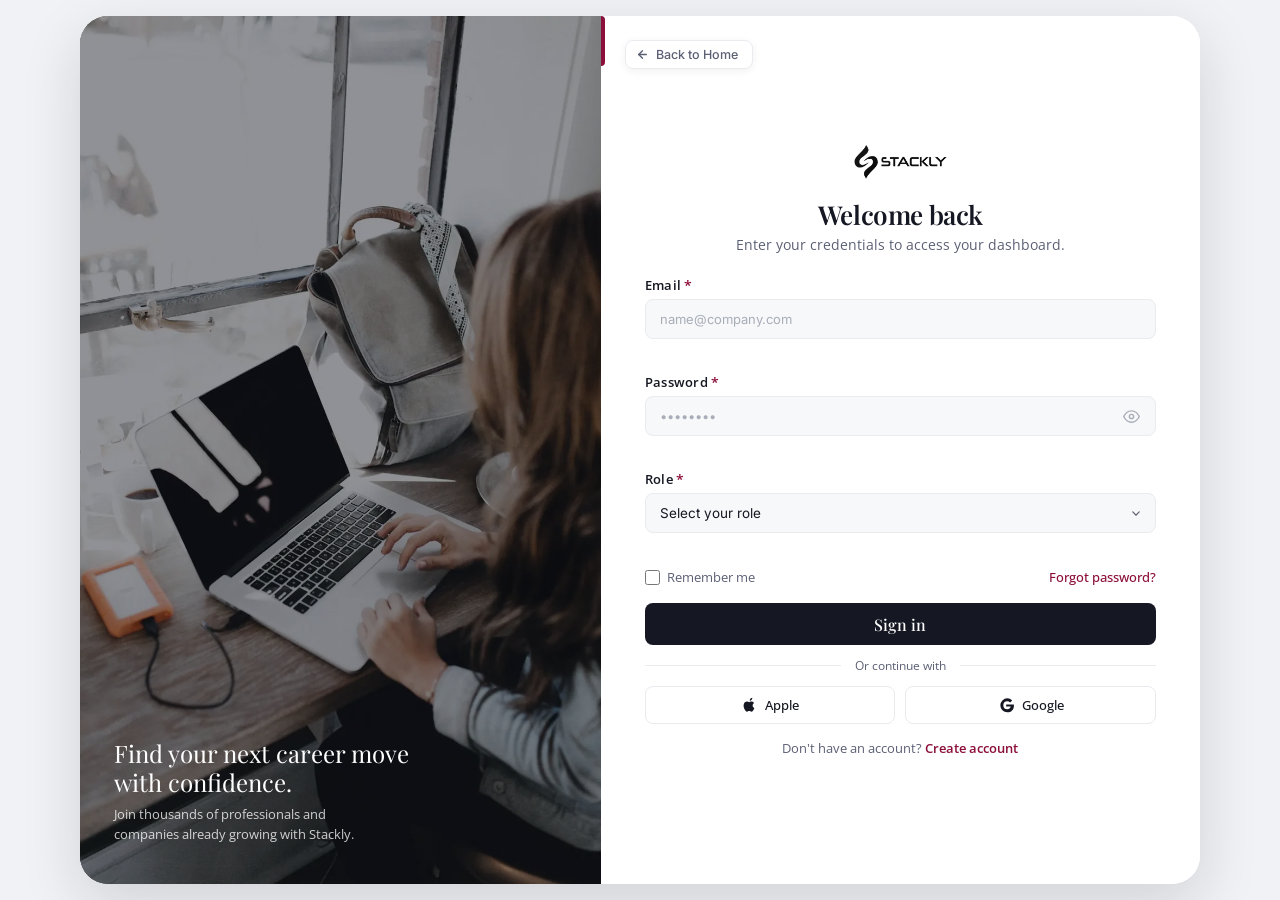
<file: html/login.html>
<!DOCTYPE html>
<html lang="en">
<head>
    <meta charset="UTF-8" />
    <meta name="viewport" content="width=device-width, initial-scale=1.0" />
    <title>Login — Stackly</title>
    <meta name="description" content="Welcome back! Log in to access your Stackly dashboard." />

    <!-- Google Fonts -->
    <link rel="preconnect" href="https://fonts.googleapis.com" />
    <link rel="preconnect" href="https://fonts.gstatic.com" crossorigin />
    <link href="https://fonts.googleapis.com/css2?family=Inter:wght@300;400;500;600;700&family=Open+Sans:wght@400;500;600;700&family=Playfair+Display:wght@400;500;600;700&display=swap" rel="stylesheet" />

    <style>
        /* ==========================================
           GLOBAL RESET & VARIABLES
           ========================================== */
        :root {
            --color-white: #FFFFFF;
            --color-burgundy: #8B0F3A;
            --color-charcoal: #151722;
            --color-burgundy-hover: #720b2f;
            --color-charcoal-hover: #212433;
            --color-text-muted: #5c6075;
            --color-text-light: #ffffff;
            --font-primary: 'Inter', -apple-system, BlinkMacSystemFont, 'Segoe UI', Roboto, sans-serif;
            --font-open-sans: 'Open Sans', sans-serif;
            --font-serif-heading: 'Playfair Display', serif;
            --transition-fast: 0.2s ease;
            --transition-normal: 0.3s ease;
            --shadow-sm: 0 2px 8px rgba(21, 23, 34, 0.06);
            --shadow-md: 0 8px 28px rgba(21, 23, 34, 0.10);
            --shadow-lg: 0 20px 60px rgba(21, 23, 34, 0.14);
            --radius-sm: 8px;
            --radius-md: 12px;
            --radius-lg: 20px;
            --radius-xl: 28px;
        }

        *,
        *::before,
        *::after {
            box-sizing: border-box;
            margin: 0;
            padding: 0;
        }

        html {
            font-size: 16px;
            -webkit-font-smoothing: antialiased;
            -moz-osx-font-smoothing: grayscale;
            height: 100%;
        }

        body {
            font-family: var(--font-primary);
            background: #f0f2f5;
            color: var(--color-charcoal);
            height: 100vh;
            height: 100dvh;
            overflow: hidden;
            display: flex;
            align-items: center;
            justify-content: center;
            padding: 16px;
            margin: 0;
        }

        a {
            color: inherit;
            text-decoration: none;
        }
        button {
            cursor: pointer;
            border: none;
            background: none;
            font-family: inherit;
        }
        img {
            max-width: 100%;
            display: block;
        }

        /* ==========================================
           BACK BUTTON
           ========================================== */
        .auth-back-btn {
            position: absolute;
            top: 24px;
            left: 24px;
            z-index: 100;
            display: inline-flex;
            align-items: center;
            gap: 7px;
            font-size: 12.5px;
            font-weight: 500;
            color: var(--color-text-muted);
            background: rgba(255, 255, 255, 0.88);
            border: 1px solid #e9ebef;
            border-radius: var(--radius-sm);
            padding: 6px 14px 6px 10px;
            box-shadow: var(--shadow-sm);
            transition: all var(--transition-fast);
        }

        .auth-back-btn:hover {
            color: var(--color-charcoal);
            background: var(--color-white);
            border-color: var(--color-charcoal);
            transform: translateY(-1px);
            box-shadow: var(--shadow-md);
        }

        .auth-back-btn svg {
            width: 13px;
            height: 13px;
            stroke: currentColor;
            stroke-width: 2.5;
            fill: none;
            stroke-linecap: round;
            stroke-linejoin: round;
        }

        /* ==========================================
           MAIN WRAPPER
           ========================================== */
        .auth-wrapper {
            width: 100%;
            max-width: 1120px;
            height: 100%;
            max-height: calc(100vh - 32px);
            max-height: calc(100dvh - 32px);
            background: var(--color-white);
            border-radius: var(--radius-xl);
            box-shadow: var(--shadow-lg);
            display: grid;
            grid-template-columns: 1fr 1.15fr;
            overflow: hidden;
            animation: wrapperFadeIn 0.6s cubic-bezier(0.16, 1, 0.3, 1) forwards;
        }

        @keyframes wrapperFadeIn {
            0% {
                opacity: 0;
                transform: scale(0.97) translateY(12px);
            }
            100% {
                opacity: 1;
                transform: scale(1) translateY(0);
            }
        }

        /* ==========================================
           LEFT COLUMN — IMAGE
           ========================================== */
        .auth-split-image {
            position: relative;
            overflow: hidden;
            background: var(--color-charcoal);
            min-height: 0;
            height: 100%;
        }

        .auth-split-image img {
            width: 100%;
            height: 100%;
            object-fit: cover;
            object-position: center;
            transition: transform 0.8s cubic-bezier(0.16, 1, 0.3, 1);
        }

        .auth-split-image:hover img {
            transform: scale(1.04);
        }

        /* Solid dark overlay (no gradient) */
        .auth-image-overlay {
            position: absolute;
            inset: 0;
            background: rgba(21, 23, 34, 0.45);
            display: flex;
            flex-direction: column;
            justify-content: flex-end;
            padding: 36px 34px 40px;
        }

        .auth-image-overlay .brand-mark {
            position: absolute;
            top: 32px;
            left: 34px;
            display: flex;
            align-items: center;
            gap: 10px;
        }

        .auth-image-overlay .brand-mark svg {
            width: 26px;
            height: 26px;
            fill: var(--color-white);
            opacity: 0.9;
        }

        .auth-image-overlay .brand-mark span {
            font-family: var(--font-serif-heading);
            font-size: 20px;
            font-weight: 600;
            color: var(--color-white);
            letter-spacing: -0.3px;
        }

        .auth-image-overlay .tagline {
            font-family: var(--font-serif-heading);
            font-size: 24px;
            color: var(--color-white);
            line-height: 1.2;
            max-width: 300px;
            margin-bottom: 8px;
        }

        .auth-image-overlay .sub-tagline {
            font-family: var(--font-open-sans);
            font-size: 13px;
            color: rgba(255, 255, 255, 0.78);
            line-height: 1.5;
            max-width: 260px;
        }

        /* ==========================================
           RIGHT COLUMN — CONTENT
           ========================================== */
        .auth-split-content {
            padding: 30px 44px 28px;
            display: flex;
            flex-direction: column;
            justify-content: center;
            background: var(--color-white);
            position: relative;
            overflow-y: auto;
        }

        /* Decorative accent line */
        .auth-split-content::before {
            content: '';
            position: absolute;
            top: 0;
            left: 0;
            width: 4px;
            height: 50px;
            background: var(--color-burgundy);
            border-radius: 0 4px 4px 0;
        }

        /* Header — Centered */
        .auth-header {
            text-align: center;
            margin-bottom: 22px;
        }

        .auth-logo-link {
            display: inline-block;
            margin-bottom: 14px;
            transition: transform var(--transition-fast);
        }

        .auth-logo-link:hover {
            transform: scale(1.03);
        }

        .auth-logo {
            height: 34px;
            width: auto;
        }

        .auth-title {
            font-family: var(--font-serif-heading);
            font-size: 26px;
            font-weight: 600;
            color: var(--color-charcoal);
            margin-bottom: 4px;
            letter-spacing: -0.4px;
            text-align: center;
        }

        .auth-subtitle {
            font-family: var(--font-open-sans);
            font-size: 13.5px;
            color: var(--color-text-muted);
            line-height: 1.4;
            text-align: center;
        }

        /* Form */
        .auth-form {
            display: flex;
            flex-direction: column;
            gap: 13px;
        }

        .auth-field-group {
            display: flex;
            flex-direction: column;
            gap: 4px;
        }

        .auth-label {
            font-family: var(--font-open-sans);
            font-size: 12.5px;
            font-weight: 600;
            color: var(--color-charcoal);
            letter-spacing: 0.02em;
            display: flex;
            align-items: center;
            gap: 3px;
        }

        .auth-label .required-star {
            color: var(--color-burgundy);
            font-size: 14px;
        }

        .auth-input {
            width: 100%;
            height: 40px;
            padding: 0 14px;
            font-family: var(--font-primary);
            font-size: 13.5px;
            color: var(--color-charcoal);
            background: #f7f8fa;
            border: 1.5px solid #e9ebef;
            border-radius: var(--radius-sm);
            outline: none;
            transition: all var(--transition-fast);
            box-sizing: border-box;
        }

        .auth-input:focus {
            border-color: var(--color-burgundy);
            background: var(--color-white);
            box-shadow: 0 0 0 4px rgba(139, 15, 58, 0.08);
        }

        .auth-input::placeholder {
            color: #a8adb8;
            font-size: 13px;
        }

        .auth-input.error {
            border-color: #e74c3c;
            background: #fef6f6;
            box-shadow: 0 0 0 4px rgba(231, 76, 60, 0.08);
        }

        /* Fix for browser autofill background */
        .auth-input:-webkit-autofill,
        .auth-input:-webkit-autofill:hover, 
        .auth-input:-webkit-autofill:focus, 
        .auth-input:-webkit-autofill:active {
            transition: background-color 5000s ease-in-out 0s;
            -webkit-text-fill-color: var(--color-charcoal) !important;
        }

        /* Password wrapper */
        .auth-input-wrapper {
            position: relative;
            display: flex;
            align-items: center;
        }

        .auth-input-wrapper .auth-input {
            padding-right: 44px;
        }

        /* Hide Edge/IE native password reveal button */
        .auth-input-password::-ms-reveal,
        .auth-input-password::-ms-clear {
            display: none !important;
        }

        .password-toggle-btn {
            position: absolute;
            right: 10px;
            top: 50%;
            transform: translateY(-50%);
            display: flex;
            align-items: center;
            justify-content: center;
            padding: 4px;
            color: #a8adb8;
            border-radius: 50%;
            transition: all var(--transition-fast);
            background: transparent;
            width: 30px;
            height: 30px;
        }

        .password-toggle-btn:hover {
            color: var(--color-charcoal);
            background: rgba(21, 23, 34, 0.05);
        }

        .password-toggle-btn svg {
            width: 17px;
            height: 17px;
            stroke: currentColor;
            fill: none;
            stroke-width: 2;
            stroke-linecap: round;
            stroke-linejoin: round;
        }

        .auth-error-msg {
            font-family: var(--font-open-sans);
            font-size: 11.5px;
            color: #e74c3c;
            min-height: 16px;
            margin-top: 1px;
        }

        /* Custom Select */
        .custom-select-wrapper {
            position: relative;
            width: 100%;
            user-select: none;
        }

        .custom-select-trigger {
            width: 100%;
            height: 40px;
            padding: 0 14px;
            font-family: var(--font-primary);
            font-size: 13.5px;
            color: var(--color-charcoal);
            background: #f7f8fa;
            border: 1.5px solid #e9ebef;
            border-radius: var(--radius-sm);
            display: flex;
            align-items: center;
            justify-content: space-between;
            transition: all var(--transition-fast);
            cursor: pointer;
        }

        .custom-select-trigger::after {
            content: '';
            width: 9px;
            height: 5px;
            background: url("data:image/svg+xml,%3Csvg xmlns='http://www.w3.org/2000/svg' viewBox='0 0 10 6'%3E%3Cpath d='M1 1l4 4 4-4' stroke='%235c6075' stroke-width='1.5' fill='none' stroke-linecap='round'/%3E%3C/svg%3E") no-repeat center;
            transition: transform var(--transition-fast);
            flex-shrink: 0;
        }

        .custom-select-trigger.open::after {
            transform: rotate(180deg);
        }

        .custom-select-trigger:hover {
            border-color: #c8ccd4;
        }

        .custom-select-trigger.error {
            border-color: #e74c3c;
            background: #fef6f6;
            box-shadow: 0 0 0 4px rgba(231, 76, 60, 0.08);
        }

        .custom-options {
            position: absolute;
            top: calc(100% + 5px);
            left: 0;
            width: 100%;
            background: var(--color-white);
            border: 1.5px solid #e9ebef;
            border-radius: var(--radius-sm);
            box-shadow: var(--shadow-md);
            padding: 5px 0;
            opacity: 0;
            visibility: hidden;
            transform: translateY(-6px);
            transition: all var(--transition-fast);
            z-index: 50;
            max-height: 150px;
            overflow-y: auto;
        }

        .custom-select-wrapper.open .custom-options {
            opacity: 1;
            visibility: visible;
            transform: translateY(0);
        }

        .custom-option {
            padding: 8px 14px;
            font-family: var(--font-primary);
            font-size: 13.5px;
            color: var(--color-charcoal);
            cursor: pointer;
            transition: all var(--transition-fast);
        }

        .custom-option:hover {
            background: rgba(139, 15, 58, 0.06);
        }

        .custom-option.selected {
            background: rgba(139, 15, 58, 0.10);
            color: var(--color-burgundy);
            font-weight: 500;
        }

        /* Remember & Forgot */
        .auth-remember-row {
            display: flex;
            align-items: center;
            justify-content: space-between;
            gap: 12px;
            padding: 2px 0;
        }

        .auth-checkbox-group {
            display: flex;
            align-items: center;
            gap: 7px;
            font-family: var(--font-open-sans);
            font-size: 12.5px;
            color: var(--color-text-muted);
            cursor: pointer;
            -webkit-user-select: none;
            user-select: none;
        }

        .auth-checkbox {
            width: 15px;
            height: 15px;
            accent-color: var(--color-burgundy);
            cursor: pointer;
            border-radius: 4px;
            flex-shrink: 0;
        }

        .auth-link {
            font-family: var(--font-open-sans);
            font-size: 12.5px;
            font-weight: 500;
            color: var(--color-burgundy);
            transition: all var(--transition-fast);
            text-decoration: none;
        }

        .auth-link:hover {
            color: var(--color-burgundy-hover);
            text-decoration: underline;
        }

        /* Submit Button */
        .btn-auth-submit {
            width: 100%;
            height: 42px;
            background: var(--color-charcoal);
            color: var(--color-white);
            font-family: var(--font-serif-heading);
            font-size: 16px;
            font-weight: 500;
            border-radius: var(--radius-sm);
            transition: all var(--transition-fast);
            display: flex;
            align-items: center;
            justify-content: center;
            gap: 10px;
            position: relative;
            overflow: hidden;
            margin-top: 2px;
        }

        .btn-auth-submit:hover {
            background: var(--color-burgundy);
            transform: translateY(-2px);
            box-shadow: 0 8px 24px rgba(139, 15, 58, 0.30);
        }

        .btn-auth-submit:active {
            transform: translateY(0);
        }

        .btn-auth-submit .spinner {
            display: none;
            width: 18px;
            height: 18px;
            border: 2.5px solid rgba(255, 255, 255, 0.25);
            border-top-color: var(--color-white);
            border-radius: 50%;
            animation: spin 0.7s linear infinite;
        }

        .btn-auth-submit.loading .spinner {
            display: block;
        }
        .btn-auth-submit.loading .btn-text {
            display: none;
        }

        @keyframes spin {
            to {
                transform: rotate(360deg);
            }
        }

        /* Divider */
        .auth-divider {
            display: flex;
            align-items: center;
            gap: 14px;
            font-family: var(--font-open-sans);
            font-size: 11.5px;
            color: var(--color-text-muted);
            margin: 0;
        }

        .auth-divider::before,
        .auth-divider::after {
            content: '';
            flex: 1;
            height: 1px;
            background: #e9ebef;
        }

        /* Social Buttons */
        .auth-social-buttons {
            display: grid;
            grid-template-columns: 1fr 1fr;
            gap: 10px;
        }

        .btn-social {
            display: flex;
            align-items: center;
            justify-content: center;
            gap: 8px;
            height: 38px;
            background: var(--color-white);
            border: 1.5px solid #e9ebef;
            border-radius: var(--radius-sm);
            font-family: var(--font-open-sans);
            font-size: 12.5px;
            font-weight: 500;
            color: var(--color-charcoal);
            transition: all var(--transition-fast);
            text-decoration: none;
        }

        .btn-social:hover {
            background: #f7f8fa;
            border-color: #c8ccd4;
            transform: translateY(-2px);
            box-shadow: var(--shadow-sm);
        }

        .btn-social-svg {
            width: 16px;
            height: 16px;
            flex-shrink: 0;
        }

        /* Footer text */
        .auth-footer-text {
            text-align: center;
            font-family: var(--font-open-sans);
            font-size: 13px;
            color: var(--color-text-muted);
            margin-top: 2px;
        }

        .auth-footer-text .auth-link {
            font-weight: 600;
        }

        /* ==========================================
           RESPONSIVE
           ========================================== */
        @media (max-width: 960px) {
            .auth-wrapper {
                grid-template-columns: 1fr;
                max-width: 440px;
                max-height: calc(100vh - 32px);
                max-height: calc(100dvh - 32px);
                border-radius: var(--radius-lg);
            }

            .auth-split-image {
                display: none;
            }

            .auth-split-content {
                padding: 28px 28px 24px;
                overflow-y: auto;
            }

            .auth-split-content::before {
                height: 36px;
            }

            .auth-title {
                font-size: 24px;
            }

            .auth-back-btn {
                top: 20px;
                left: 20px;
                padding: 5px 12px 5px 8px;
                font-size: 11.5px;
                background: var(--color-white);
                border: 1px solid #e9ebef;
            }

            .auth-social-buttons {
                grid-template-columns: 1fr 1fr;
            }

            .auth-logo {
                height: 30px;
            }
        }

        @media (max-width: 420px) {
            .auth-split-content {
                padding: 20px 16px 18px;
            }

            .auth-title {
                font-size: 20px;
            }

            .auth-logo {
                height: 28px;
            }

            .auth-remember-row {
                flex-wrap: wrap;
                gap: 6px;
            }

            .btn-auth-submit {
                height: 40px;
                font-size: 14.5px;
            }

            .auth-back-btn {
                top: 10px;
                left: 10px;
                font-size: 10.5px;
                padding: 4px 10px 4px 7px;
            }
        }

        /* ==========================================
           FORM ITEM ANIMATION
           ========================================== */
        .auth-form>* {
            animation: formItemFade 0.4s cubic-bezier(0.16, 1, 0.3, 1) backwards;
        }

        .auth-form>*:nth-child(1) {
            animation-delay: 0.04s;
        }
        .auth-form>*:nth-child(2) {
            animation-delay: 0.08s;
        }
        .auth-form>*:nth-child(3) {
            animation-delay: 0.12s;
        }
        .auth-form>*:nth-child(4) {
            animation-delay: 0.16s;
        }
        .auth-form>*:nth-child(5) {
            animation-delay: 0.20s;
        }
        .auth-form>*:nth-child(6) {
            animation-delay: 0.24s;
        }
        .auth-form>*:nth-child(7) {
            animation-delay: 0.28s;
        }
        .auth-form>*:nth-child(8) {
            animation-delay: 0.32s;
        }
        .auth-form>*:nth-child(9) {
            animation-delay: 0.36s;
        }

        @keyframes formItemFade {
            0% {
                opacity: 0;
                transform: translateY(10px);
            }
            100% {
                opacity: 1;
                transform: translateY(0);
            }
        }
    </style>
  <link rel="stylesheet" href="https://cdnjs.cloudflare.com/ajax/libs/font-awesome/6.4.0/css/all.min.css">
</head>

<body>

    <!-- ==========================================
    MAIN WRAPPER
    ========================================== -->
    <main class="auth-wrapper">

        <!-- LEFT: Image with solid overlay -->
        <div class="auth-split-image">
            <img src="../assets/home/login.webp" alt="Team collaboration at Stackly" loading="lazy" />
            <div class="auth-image-overlay">
               
                <p class="tagline">Find your next career move with confidence.</p>
                <p class="sub-tagline">Join thousands of professionals and companies already growing with Stackly.</p>
            </div>
        </div>

        <!-- RIGHT: Form -->
        <div class="auth-split-content">

            <!-- Back to Home -->
            <a href="../index.html" class="auth-back-btn">
                <svg viewBox="0 0 24 24">
                    <line x1="19" y1="12" x2="5" y2="12"></line>
                    <polyline points="12 19 5 12 12 5"></polyline>
                </svg>
                Back to Home
            </a>

            <!-- Header (Centered) -->
            <div class="auth-header">
                <a href="../index.html" class="auth-logo-link">
                    <img src="../assets/logo.webp" alt="Stackly Logo" class="auth-logo" />
                </a>
                <h1 class="auth-title">Welcome back</h1>
                <p class="auth-subtitle">Enter your credentials to access your dashboard.</p>
            </div>

            <!-- Form -->
            <form class="auth-form" id="login-form" novalidate>

                <!-- Email -->
                <div class="auth-field-group">
                    <label for="login-email" class="auth-label">
                        Email <span class="required-star">*</span>
                    </label>
                    <input
                    type="email"
                    id="login-email"
                    class="auth-input"
                    placeholder="name@company.com"
                    required
                    autocomplete="email"
                    />
                    <div class="auth-error-msg" id="error-email"></div>
                </div>

                <!-- Password with toggle -->
                <div class="auth-field-group">
                    <label for="login-password" class="auth-label">
                        Password <span class="required-star">*</span>
                    </label>
                    <div class="auth-input-wrapper">
                        <input
                        type="password"
                        id="login-password"
                        class="auth-input auth-input-password"
                        placeholder="••••••••"
                        required
                        autocomplete="current-password"
                        />
                        <button type="button" class="password-toggle-btn" id="toggle-password" aria-label="Toggle password visibility">
                            <!-- Eye open (default) -->
                            <svg class="eye-open" viewBox="0 0 24 24" fill="none" stroke="currentColor" stroke-width="2" stroke-linecap="round" stroke-linejoin="round">
                                <path d="M1 12s4-8 11-8 11 8 11 8-4 8-11 8-11-8-11-8z"></path>
                                <circle cx="12" cy="12" r="3"></circle>
                            </svg>
                            <!-- Eye closed (hidden by default) -->
                            <svg class="eye-closed" style="display:none;" viewBox="0 0 24 24" fill="none" stroke="currentColor" stroke-width="2" stroke-linecap="round" stroke-linejoin="round">
                                <path d="M17.94 17.94A10.07 10.07 0 0 1 12 20c-7 0-11-8-11-8a18.45 18.45 0 0 1 5.06-5.94M9.9 4.24A9.12 9.12 0 0 1 12 4c7 0 11 8 11 8a18.5 18.5 0 0 1-2.16 3.19m-6.72-1.07a3 3 0 1 1-4.24-4.24"></path>
                                <line x1="1" y1="1" x2="23" y2="23"></line>
                            </svg>
                        </button>
                    </div>
                    <div class="auth-error-msg" id="error-password"></div>
                </div>

                <!-- Role Selector -->
                <div class="auth-field-group">
                    <label class="auth-label">
                        Role <span class="required-star">*</span>
                    </label>
                    <div class="custom-select-wrapper" id="role-select-wrapper">
                        <div class="custom-select-trigger" id="role-select-trigger">
                            <span>Select your role</span>
                        </div>
                        <div class="custom-options">
                            <div class="custom-option" data-value="user">User</div>
                            <div class="custom-option" data-value="admin">Admin</div>
                        </div>
                    </div>
                    <input type="hidden" id="login-role" name="role" required />
                    <div class="auth-error-msg" id="error-role"></div>
                </div>

                <!-- Remember & Forgot -->
                <div class="auth-remember-row">
                    <label class="auth-checkbox-group">
                        <input type="checkbox" class="auth-checkbox" id="login-remember" />
                        <span>Remember me</span>
                    </label>
                    <a href="404.html" class="auth-link">Forgot password?</a>
                </div>

                <!-- Submit -->
                <button type="submit" class="btn-auth-submit" id="login-submit">
                    <span class="btn-text">Sign in</span>
                    <span class="spinner"></span>
                </button>

                <!-- Divider -->
                <div class="auth-divider">Or continue with</div>

                <!-- Social -->
                <div class="auth-social-buttons">
                    <a href="404.html" class="btn-social">
                        <svg class="btn-social-svg" viewBox="0 0 24 24" fill="currentColor">
                            <path d="M18.71 19.5c-.83 1.24-1.71 2.45-3.05 2.47-1.34.03-1.77-.79-3.29-.79-1.53 0-2 .77-3.27.82-1.31.05-2.3-1.32-3.14-2.53C4.25 17 2.94 12.45 4.7 9.39c.87-1.52 2.43-2.48 4.12-2.51 1.28-.02 2.5.87 3.29.87.78 0 2.26-1.07 3.81-.91.65.03 2.47.26 3.64 1.98-.09.06-2.17 1.28-2.15 3.81.03 3.02 2.65 4.03 2.68 4.04-.03.07-.42 1.44-1.38 2.83M15.97 4.17c.66-.81 1.11-1.93.99-3.06-1 .04-2.21.67-2.93 1.49-.62.69-1.16 1.84-1.01 2.96 1.12.09 2.27-.58 2.95-1.39z"/>
                        </svg>
                        Apple
                    </a>
                    <a href="404.html" class="btn-social">
                        <svg class="btn-social-svg" viewBox="0 0 24 24" fill="currentColor">
                            <path d="M12.24 10.285V14.4h6.887c-.648 2.41-2.519 4.114-5.136 4.114A5.99 5.99 0 0 1 8 12.527a5.99 5.99 0 0 1 5.99-5.99 5.86 5.86 0 0 1 4.116 1.705l3.163-3.163A10.373 10.373 0 0 0 13.99 2a10.51 10.51 0 0 0-10.5 10.527 10.51 10.51 0 0 0 10.5 10.527c5.68 0 9.873-3.957 9.873-10.05 0-.62-.053-1.2-.16-1.72H12.24Z" />
                        </svg>
                        Google
                    </a>
                </div>

                <!-- Footer -->
                <p class="auth-footer-text">
                    Don't have an account? <a href="signup.html" class="auth-link">Create account</a>
                </p>

            </form>

        </div>

    </main>

    <!-- ==========================================
    SCRIPT
    ========================================== -->
    <script>
        // Force refresh if loaded from bfcache (e.g. Back button)
        window.addEventListener('pageshow', (e) => {
            if (e.persisted) {
                window.location.reload();
            }
        });

        document.addEventListener('DOMContentLoaded', () => {

            // ============================
            // 1. PASSWORD VISIBILITY TOGGLE
            // ============================
            const passwordInput = document.getElementById('login-password');
            const toggleBtn = document.getElementById('toggle-password');
            const eyeOpen = toggleBtn.querySelector('.eye-open');
            const eyeClosed = toggleBtn.querySelector('.eye-closed');

            toggleBtn.addEventListener('click', () => {
                const isPassword = passwordInput.type === 'password';
                passwordInput.type = isPassword ? 'text' : 'password';
                eyeOpen.style.display = isPassword ? 'none' : 'block';
                eyeClosed.style.display = isPassword ? 'block' : 'none';
                passwordInput.focus();
            });

            // ============================
            // 2. CUSTOM DROPDOWN
            // ============================
            const wrapper = document.getElementById('role-select-wrapper');
            const trigger = document.getElementById('role-select-trigger');
            const hiddenInput = document.getElementById('login-role');
            const options = wrapper.querySelectorAll('.custom-option');
            const errorRole = document.getElementById('error-role');

            trigger.addEventListener('click', (e) => {
                e.stopPropagation();
                wrapper.classList.toggle('open');
            });

            options.forEach(opt => {
                opt.addEventListener('click', (e) => {
                    e.stopPropagation();
                    const val = opt.dataset.value;
                    trigger.querySelector('span').textContent = opt.textContent;
                    hiddenInput.value = val;
                    options.forEach(o => o.classList.remove('selected'));
                    opt.classList.add('selected');
                    wrapper.classList.remove('open');
                    trigger.classList.remove('error');
                    errorRole.textContent = '';
                });
            });

            document.addEventListener('click', () => {
                wrapper.classList.remove('open');
            });

            // ============================
            // 3. FORM VALIDATION + SUBMIT
            // ============================
            const form = document.getElementById('login-form');
            const emailInput = document.getElementById('login-email');
            const errEmail = document.getElementById('error-email');
            const errPass = document.getElementById('error-password');
            const submitBtn = document.getElementById('login-submit');

            // Real-time validation clearing
            emailInput.addEventListener('input', () => {
                emailInput.classList.remove('error');
                errEmail.textContent = '';
            });

            passwordInput.addEventListener('input', () => {
                passwordInput.classList.remove('error');
                errPass.textContent = '';
            });

            form.addEventListener('submit', (e) => {
                e.preventDefault();
                let isValid = true;

                const emailVal = emailInput.value.trim();
                const passVal = passwordInput.value.trim();
                const roleVal = hiddenInput.value.trim();

                // Email
                if (!emailVal) {
                    emailInput.classList.add('error');
                    errEmail.textContent = 'Email is required.';
                    isValid = false;
                } else if (!/^[^\s@]+@[^\s@]+\.[^\s@]+$/.test(emailVal)) {
                    emailInput.classList.add('error');
                    errEmail.textContent = 'Please enter a valid email address.';
                    isValid = false;
                }

                // Password
                if (!passVal) {
                    passwordInput.classList.add('error');
                    errPass.textContent = 'Password is required.';
                    isValid = false;
                }

                // Role
                if (!roleVal) {
                    trigger.classList.add('error');
                    errorRole.textContent = 'Please select a role.';
                    isValid = false;
                }

                if (!isValid) return;

                // Show loading state
                submitBtn.classList.add('loading');
                submitBtn.disabled = true;

                // Simulate network delay
                setTimeout(() => {
                    const username = emailVal.split('@')[0];
                    const displayName = username.charAt(0).toUpperCase() + username.slice(1);

                    localStorage.setItem('auth_email', emailVal);
                    localStorage.setItem('auth_username', displayName);
                    localStorage.setItem('auth_role', roleVal);

                    // Remember me
                    const remember = document.getElementById('login-remember').checked;
                    if (remember) {
                        localStorage.setItem('auth_remember', 'true');
                    } else {
                        localStorage.removeItem('auth_remember');
                    }

                    const target = roleVal === 'admin' ? 'admin.html' : 'user.html';
                    window.location.href = target;
                }, 700);
            });

            // ============================
            // 4. REMEMBER ME — restore email
            // ============================
            const remembered = localStorage.getItem('auth_remember');
            if (remembered === 'true') {
                const savedEmail = localStorage.getItem('auth_email');
                if (savedEmail) {
                    emailInput.value = savedEmail;
                    document.getElementById('login-remember').checked = true;
                }
            }

        });
    </script>

</body>
</html>
</file>
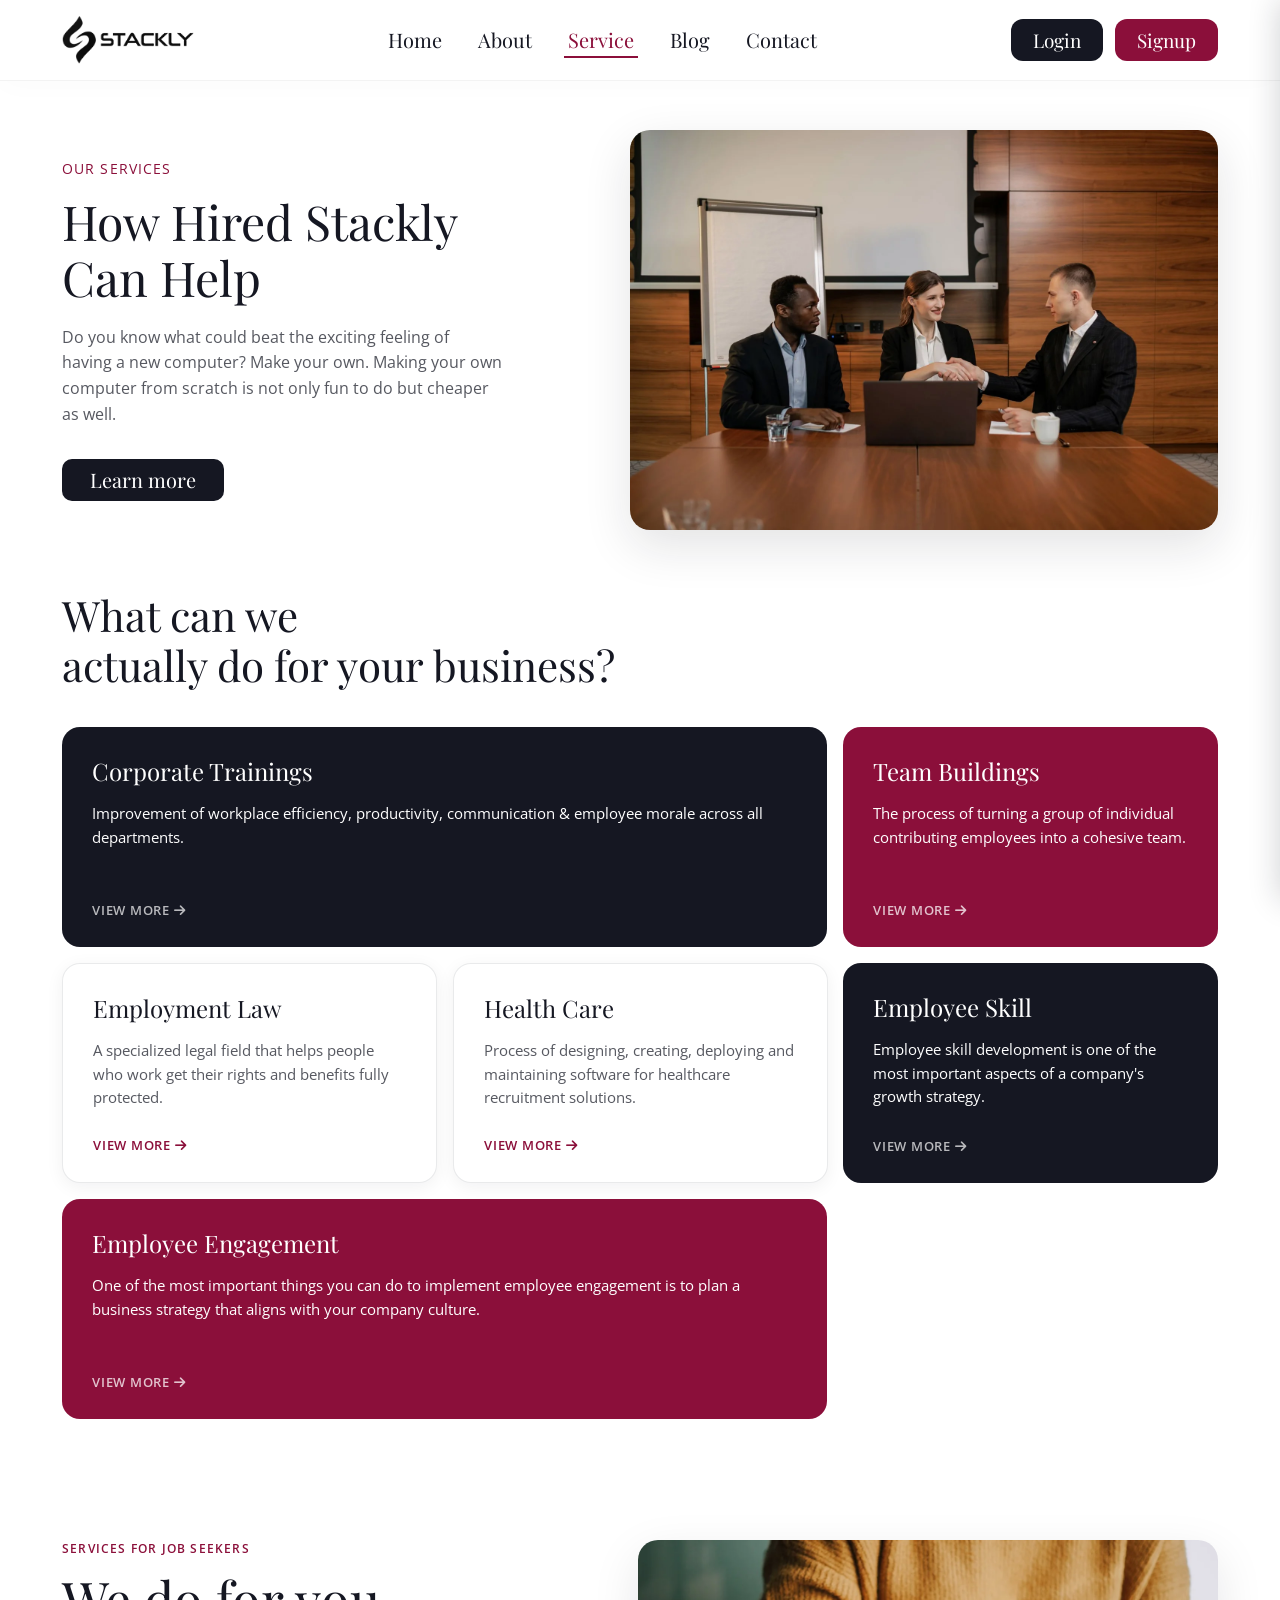
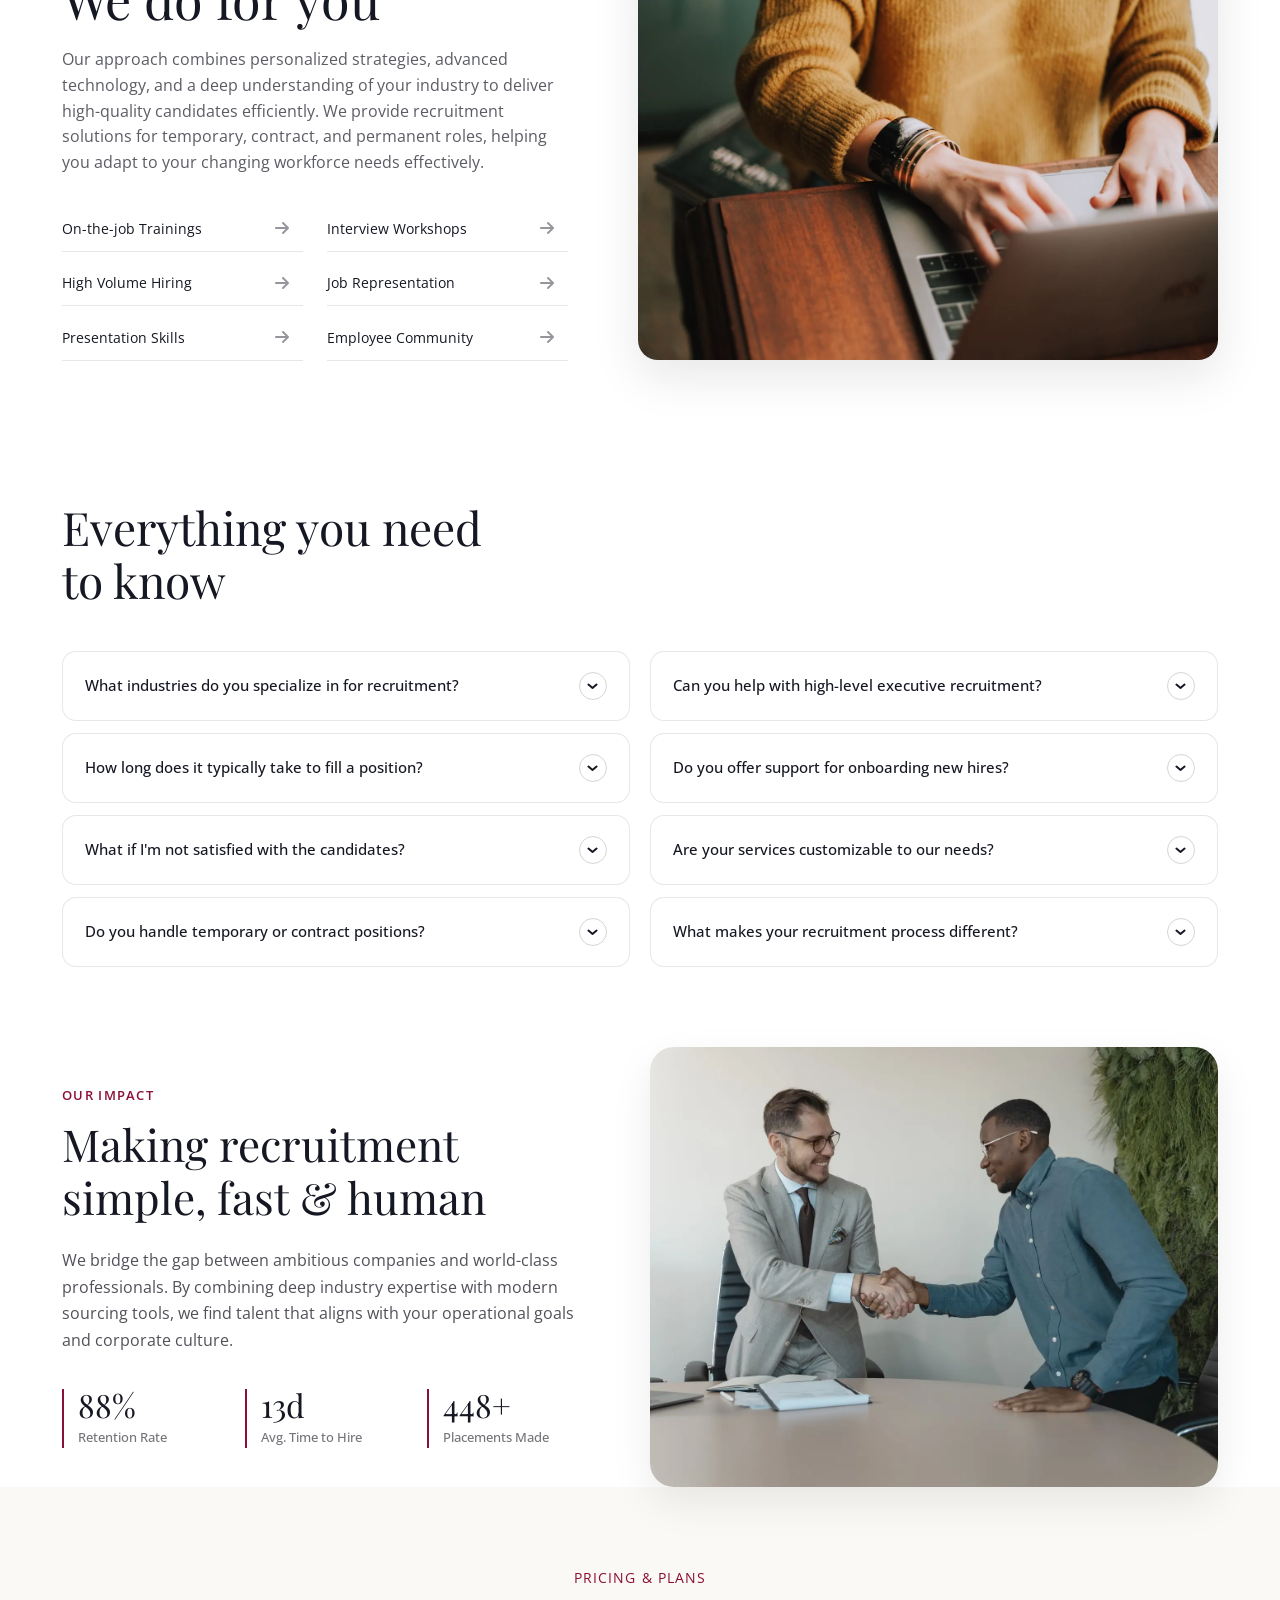
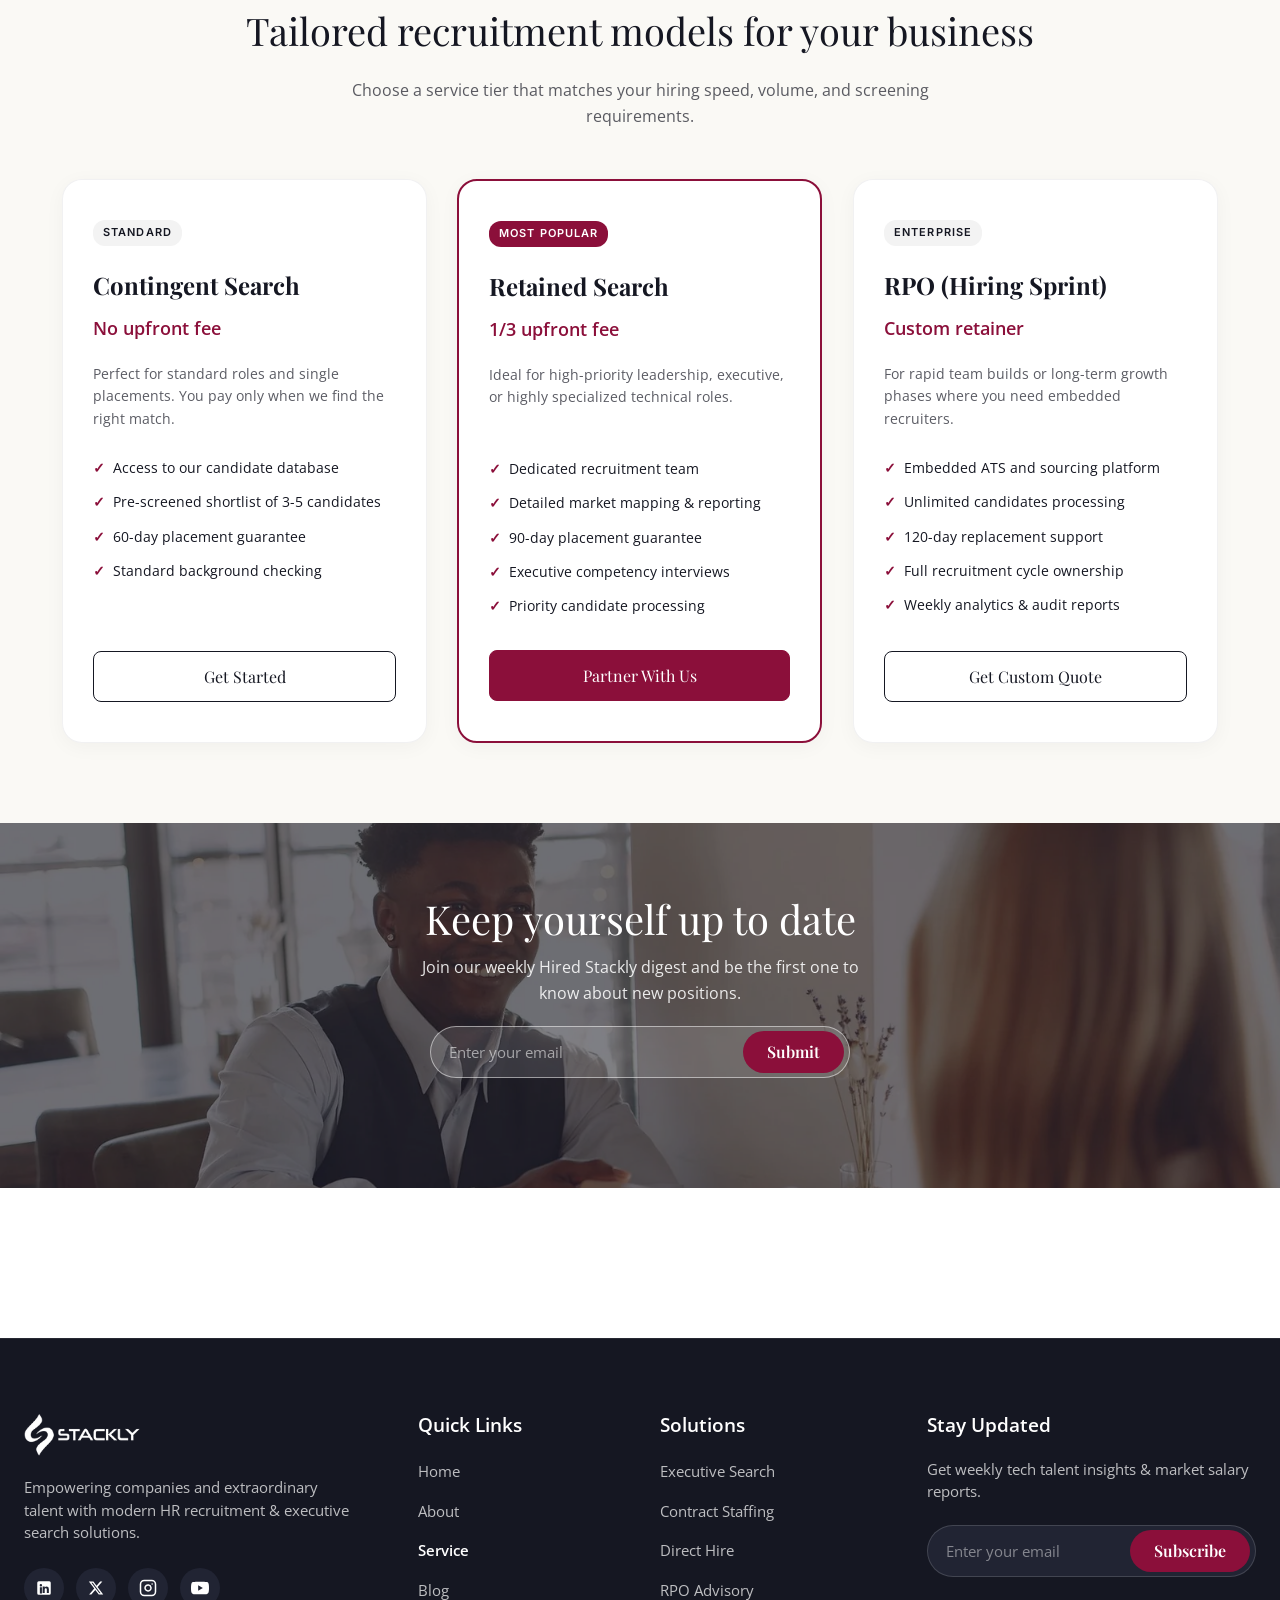
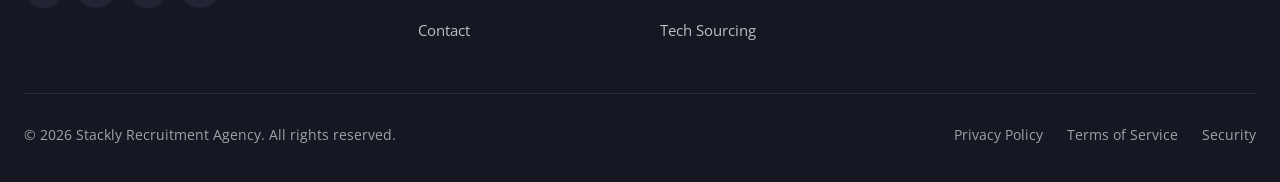
<file: html/service.html>
<!DOCTYPE html>
<html lang="en">
<head>
  <meta charset="UTF-8">
  <meta name="viewport" content="width=device-width, initial-scale=1.0">
  <title>Services - Stackly Recruitment Agency</title>
  <meta name="description" content="Discover professional recruitment and talent acquisition services provided by Stackly.">
  
  <!-- Stylesheets -->
  <link rel="stylesheet" href="../global.css">
  <link rel="stylesheet" href="../css/common.css">
  <link rel="stylesheet" href="../css/service.css">
  <link rel="stylesheet" href="https://cdnjs.cloudflare.com/ajax/libs/font-awesome/6.4.0/css/all.min.css">
</head>
<body>

  <!-- Reusable Common Header -->
  <div id="common-header">
    <header class="site-header">
      <div class="header-container">
        <!-- Logo -->
        <a href="../index.html" class="header-logo-link" id="nav-logo-link">
          <img src="../assets/logo.webp" alt="Stackly Logo" class="header-logo" id="nav-logo-img">
        </a>

        <!-- Desktop Navigation Items -->
        <nav class="header-nav" aria-label="Main Navigation">
          <ul class="nav-list">
            <li class="nav-item"><a href="../index.html" class="nav-link" id="nav-home">Home</a></li>
            <li class="nav-item"><a href="about.html" class="nav-link" id="nav-about">About</a></li>
            <li class="nav-item"><a href="service.html" class="nav-link active" id="nav-service">Service</a></li>
            <li class="nav-item"><a href="blog.html" class="nav-link" id="nav-blog">Blog</a></li>
            <li class="nav-item"><a href="contact.html" class="nav-link" id="nav-contact">Contact</a></li>
          </ul>
        </nav>

        <!-- Login & Signup Buttons -->
        <div class="header-actions">
          <a href="login.html" class="btn btn-login">Login</a>
          <a href="signup.html" class="btn btn-signup">Signup</a>
        </div>

        <!-- Mobile Hamburger Toggle -->
        <button class="hamburger-btn" id="hamburger-toggle" aria-label="Toggle navigation menu" aria-expanded="false">
          <span class="hamburger-bar"></span>
          <span class="hamburger-bar"></span>
          <span class="hamburger-bar"></span>
        </button>
      </div>

      <!-- Mobile Drawer Menu -->
      <div class="mobile-menu" id="mobile-menu" aria-hidden="true">
        <div class="mobile-menu-header">
          <img src="../assets/logo.webp" alt="Stackly Logo" class="mobile-logo" id="mobile-logo-img">
          <button class="mobile-close-btn" id="mobile-close-toggle" aria-label="Close menu">&times;</button>
        </div>
        <nav class="mobile-nav">
          <ul class="mobile-nav-list">
            <li><a href="../index.html" class="mobile-nav-link" id="mobile-nav-home">Home</a></li>
            <li><a href="about.html" class="mobile-nav-link" id="mobile-nav-about">About</a></li>
            <li><a href="service.html" class="mobile-nav-link active" id="mobile-nav-service">Service</a></li>
            <li><a href="blog.html" class="mobile-nav-link" id="mobile-nav-blog">Blog</a></li>
            <li><a href="contact.html" class="mobile-nav-link" id="mobile-nav-contact">Contact</a></li>
          </ul>
          <div class="mobile-actions">
            <a href="login.html" class="btn btn-login mobile-btn">Login</a>
            <a href="signup.html" class="btn btn-signup mobile-btn">Signup</a>
          </div>
        </nav>
      </div>
      <div class="mobile-menu-backdrop" id="mobile-backdrop"></div>
    </header>
  </div>

  <!-- Main Content Area -->
  <main id="main-content">
  <!-- Service Hero Section -->
  <section class="svc-hero-section">
    <div class="svc-hero-container">

      <!-- Left: Text Panel -->
      <div class="svc-hero-left reveal-from-left">
        <span class="svc-hero-label">Our Services</span>
        <h1 class="svc-hero-title">How Hired Stackly<br>Can Help</h1>
        <p class="svc-hero-desc">
          Do you know what could beat the exciting feeling of having a new computer? Make your own.
          Making your own computer from scratch is not only fun to do but cheaper as well.
        </p>
        <a href="contact.html" class="btn btn-svc-hero">Learn more</a>
      </div>

      <!-- Right: Image Panel -->
      <div class="svc-hero-right reveal-from-right delay-2">
        <div class="svc-hero-img-wrapper">
          <img src="../assets/service/hero.webp" alt="Stackly recruitment professionals in a meeting" class="svc-hero-img">
        </div>
      </div>

    </div>
  </section>


  <!-- Services Bento Section -->
  <section class="svc-bento-section">
    <div class="svc-bento-container">

      <!-- Section Header -->
      <div class="svc-bento-header reveal-from-bottom">
        <h2 class="svc-bento-title">What can we<br>actually do for your business?</h2>
      </div>

      <!-- Bento Grid -->
      <div class="svc-bento-grid">

        <!-- Card 1 — Wide (spans 2 cols) — Charcoal -->
        <div class="svc-card svc-card--charcoal svc-card--wide reveal-from-left delay-1">
          <div class="svc-card-inner">
            <h3 class="svc-card-title">Corporate Trainings</h3>
            <p class="svc-card-desc">Improvement of workplace efficiency, productivity, communication &amp; employee morale across all departments.</p>
            <a href="404.html" class="svc-card-link">View More <i class="fa-solid fa-arrow-right"></i></a>
          </div>
        </div>

        <!-- Card 2 — Regular — Burgundy -->
        <div class="svc-card svc-card--burgundy reveal-from-right delay-2">
          <div class="svc-card-inner">
            <h3 class="svc-card-title">Team Buildings</h3>
            <p class="svc-card-desc">The process of turning a group of individual contributing employees into a cohesive team.</p>
            <a href="404.html" class="svc-card-link">View More <i class="fa-solid fa-arrow-right"></i></a>
          </div>
        </div>

        <!-- Card 3 — Regular — White -->
        <div class="svc-card svc-card--white reveal-from-right delay-3">
          <div class="svc-card-inner">
            <h3 class="svc-card-title">Employment Law</h3>
            <p class="svc-card-desc">A specialized legal field that helps people who work get their rights and benefits fully protected.</p>
            <a href="404.html" class="svc-card-link">View More <i class="fa-solid fa-arrow-right"></i></a>
          </div>
        </div>

        <!-- Card 4 — Regular — White -->
        <div class="svc-card svc-card--white reveal-from-left delay-1">
          <div class="svc-card-inner">
            <h3 class="svc-card-title">Health Care</h3>
            <p class="svc-card-desc">Process of designing, creating, deploying and maintaining software for healthcare recruitment solutions.</p>
            <a href="404.html" class="svc-card-link">View More <i class="fa-solid fa-arrow-right"></i></a>
          </div>
        </div>

        <!-- Card 5 — Regular — Charcoal -->
        <div class="svc-card svc-card--charcoal reveal-from-bottom delay-2">
          <div class="svc-card-inner">
            <h3 class="svc-card-title">Employee Skill</h3>
            <p class="svc-card-desc">Employee skill development is one of the most important aspects of a company's growth strategy.</p>
            <a href="404.html" class="svc-card-link">View More <i class="fa-solid fa-arrow-right"></i></a>
          </div>
        </div>

        <!-- Card 6 — Wide (spans 2 cols) — Burgundy -->
        <div class="svc-card svc-card--burgundy svc-card--wide reveal-from-right delay-3">
          <div class="svc-card-inner">
            <h3 class="svc-card-title">Employee Engagement</h3>
            <p class="svc-card-desc">One of the most important things you can do to implement employee engagement is to plan a business strategy that aligns with your company culture.</p>
            <a href="404.html" class="svc-card-link">View More <i class="fa-solid fa-arrow-right"></i></a>
          </div>
        </div>

      </div>
    </div>
  </section>


  <!-- Services For Job Seekers Section -->
  <section class="svc-jobseeker-section">
    <div class="svc-jobseeker-container">

      <!-- Left: Text Panel -->
      <div class="svc-jobseeker-left reveal-from-left">
        <span class="svc-jobseeker-label">Services for Job Seekers</span>
        <h2 class="svc-jobseeker-title">We do for you</h2>
        <p class="svc-jobseeker-desc">
          Our approach combines personalized strategies, advanced technology, and a deep understanding of your industry to deliver high-quality candidates efficiently. We provide recruitment solutions for temporary, contract, and permanent roles, helping you adapt to your changing workforce needs effectively.
        </p>

        <!-- 3×2 Link Grid -->
        <div class="svc-jobseeker-links">
          <a href="404.html" class="svc-jlink">On-the-job Trainings <span class="jlink-arrow"><i class="fa-solid fa-arrow-right"></i></span></a>
          <a href="404.html" class="svc-jlink">Interview Workshops <span class="jlink-arrow"><i class="fa-solid fa-arrow-right"></i></span></a>
          <a href="404.html" class="svc-jlink">High Volume Hiring <span class="jlink-arrow"><i class="fa-solid fa-arrow-right"></i></span></a>
          <a href="404.html" class="svc-jlink">Job Representation <span class="jlink-arrow"><i class="fa-solid fa-arrow-right"></i></span></a>
          <a href="404.html" class="svc-jlink">Presentation Skills <span class="jlink-arrow"><i class="fa-solid fa-arrow-right"></i></span></a>
          <a href="404.html" class="svc-jlink">Employee Community <span class="jlink-arrow"><i class="fa-solid fa-arrow-right"></i></span></a>
        </div>
      </div>

      <!-- Right: Image -->
      <div class="svc-jobseeker-right reveal-from-right delay-2">
        <div class="svc-jobseeker-img-wrapper">
          <img src="../assets/service/service.webp" alt="Professional working on laptop - Stackly Job Seeker Services" class="svc-jobseeker-img">
        </div>
      </div>

    </div>
  </section>


  <!-- FAQ Accordion Section -->
  <section class="svc-faq-section">
    <div class="svc-faq-container">

      <h2 class="svc-faq-title reveal-from-bottom">Everything you need<br>to know</h2>

      <!--
        TWO SEPARATE FLEX COLUMNS — NOT a CSS grid.
        This prevents the row-height-sync bug where opening
        an item in col-1 visually "triggers" the col-2 neighbour.
      -->
      <div class="svc-faq-cols">

        <!-- Left Column -->
        <div class="svc-faq-col reveal-from-left delay-1">

          <details class="faq-item">
            <summary class="faq-question">
              <span>What industries do you specialize in for recruitment?</span>
              <span class="faq-icon" aria-hidden="true"></span>
            </summary>
            <div class="faq-answer">
              <p>We specialize in a wide range of industries, including technology, finance, healthcare, retail, and more. Our tailored approach ensures we can adapt to any industry's unique hiring needs.</p>
            </div>
          </details>

          <details class="faq-item">
            <summary class="faq-question">
              <span>How long does it typically take to fill a position?</span>
              <span class="faq-icon" aria-hidden="true"></span>
            </summary>
            <div class="faq-answer">
              <p>On average, our recruitment process takes 2–4 weeks, depending on the complexity of the role and the availability of qualified candidates.</p>
            </div>
          </details>

          <details class="faq-item">
            <summary class="faq-question">
              <span>What if I'm not satisfied with the candidates?</span>
              <span class="faq-icon" aria-hidden="true"></span>
            </summary>
            <div class="faq-answer">
              <p>We are committed to your satisfaction. If the initial candidates aren't a fit, we'll work closely with you to refine the search and find the perfect match.</p>
            </div>
          </details>

          <details class="faq-item">
            <summary class="faq-question">
              <span>Do you handle temporary or contract positions?</span>
              <span class="faq-icon" aria-hidden="true"></span>
            </summary>
            <div class="faq-answer">
              <p>Yes, we provide recruitment solutions for temporary, contract, and permanent roles, helping you adapt to your changing workforce needs.</p>
            </div>
          </details>

        </div><!-- /left col -->

        <!-- Right Column -->
        <div class="svc-faq-col reveal-from-right delay-2">

          <details class="faq-item">
            <summary class="faq-question">
              <span>Can you help with high-level executive recruitment?</span>
              <span class="faq-icon" aria-hidden="true"></span>
            </summary>
            <div class="faq-answer">
              <p>Yes, we have extensive experience in sourcing and placing executives and senior-level professionals who align with your company's leadership needs.</p>
            </div>
          </details>

          <details class="faq-item">
            <summary class="faq-question">
              <span>Do you offer support for onboarding new hires?</span>
              <span class="faq-icon" aria-hidden="true"></span>
            </summary>
            <div class="faq-answer">
              <p>Absolutely! Our services include seamless integration support to ensure your new team members transition smoothly and are set up for success.</p>
            </div>
          </details>

          <details class="faq-item">
            <summary class="faq-question">
              <span>Are your services customizable to our needs?</span>
              <span class="faq-icon" aria-hidden="true"></span>
            </summary>
            <div class="faq-answer">
              <p>Yes, all our services are tailored to meet your specific requirements, ensuring you receive a recruitment solution that aligns with your goals and company culture.</p>
            </div>
          </details>

          <details class="faq-item">
            <summary class="faq-question">
              <span>What makes your recruitment process different?</span>
              <span class="faq-icon" aria-hidden="true"></span>
            </summary>
            <div class="faq-answer">
              <p>Our approach combines personalized strategies, advanced technology, and a deep understanding of your industry to deliver high-quality candidates efficiently and effectively.</p>
            </div>
          </details>

        </div><!-- /right col -->

      </div><!-- /svc-faq-cols -->
    </div>

  <!-- Client Impact Section -->
  <section class="svc-impact-section">
    <div class="svc-impact-container">
      
      <!-- Left Column: Content & Statistics -->
      <div class="svc-impact-left reveal-from-left">
        <span class="svc-impact-label">Our Impact</span>
        <h2 class="svc-impact-title">Making recruitment simple, fast &amp; human</h2>
        <p class="svc-impact-desc">
          We bridge the gap between ambitious companies and world-class professionals. By combining deep industry expertise with modern sourcing tools, we find talent that aligns with your operational goals and corporate culture.
        </p>
        
        <!-- Stats Grid -->
        <div class="svc-impact-stats">
          <div class="svc-stat-card">
            <div class="svc-stat-number" data-target="98" data-suffix="%">0%</div>
            <div class="svc-stat-label">Retention Rate</div>
          </div>
          <div class="svc-stat-card">
            <div class="svc-stat-number" data-target="14" data-suffix="d">0d</div>
            <div class="svc-stat-label">Avg. Time to Hire</div>
          </div>
          <div class="svc-stat-card">
            <div class="svc-stat-number" data-target="500" data-suffix="+">0+</div>
            <div class="svc-stat-label">Placements Made</div>
          </div>
        </div>
      </div>

      <!-- Right Column: Image Wrapper -->
      <div class="svc-impact-right reveal-from-right delay-2">
        <div class="svc-impact-img-wrapper">
          <img src="../assets/about/si_1.webp" alt="Team collaborating in a modern workspace" class="svc-impact-img">
        </div>
      </div>

    </div>
  <!-- Service Plans Section -->
  <section class="svc-plans-section">
    <div class="svc-plans-container">
      <div class="svc-plans-header reveal-from-bottom">
        <span class="svc-plans-label">Pricing &amp; Plans</span>
        <h2 class="svc-plans-title">Tailored recruitment models for your business</h2>
        <p class="svc-plans-desc">Choose a service tier that matches your hiring speed, volume, and screening requirements.</p>
      </div>

      <div class="svc-plans-grid">
        <!-- Card 1 -->
        <div class="svc-plan-card reveal-from-left">
          <div class="svc-plan-badge">Standard</div>
          <h3 class="svc-plan-name">Contingent Search</h3>
          <p class="svc-plan-price">No upfront fee</p>
          <p class="svc-plan-summary">Perfect for standard roles and single placements. You pay only when we find the right match.</p>
          <ul class="svc-plan-features">
            <li>Access to our candidate database</li>
            <li>Pre-screened shortlist of 3-5 candidates</li>
            <li>60-day placement guarantee</li>
            <li>Standard background checking</li>
          </ul>
          <a href="contact.html" class="btn-svc-plan">Get Started</a>
        </div>

        <!-- Card 2 (Featured) -->
        <div class="svc-plan-card featured reveal-from-bottom">
          <div class="svc-plan-badge featured">Most Popular</div>
          <h3 class="svc-plan-name">Retained Search</h3>
          <p class="svc-plan-price">1/3 upfront fee</p>
          <p class="svc-plan-summary">Ideal for high-priority leadership, executive, or highly specialized technical roles.</p>
          <ul class="svc-plan-features">
            <li>Dedicated recruitment team</li>
            <li>Detailed market mapping &amp; reporting</li>
            <li>90-day placement guarantee</li>
            <li>Executive competency interviews</li>
            <li>Priority candidate processing</li>
          </ul>
          <a href="contact.html" class="btn-svc-plan featured">Partner With Us</a>
        </div>

        <!-- Card 3 -->
        <div class="svc-plan-card reveal-from-right">
          <div class="svc-plan-badge">Enterprise</div>
          <h3 class="svc-plan-name">RPO (Hiring Sprint)</h3>
          <p class="svc-plan-price">Custom retainer</p>
          <p class="svc-plan-summary">For rapid team builds or long-term growth phases where you need embedded recruiters.</p>
          <ul class="svc-plan-features">
            <li>Embedded ATS and sourcing platform</li>
            <li>Unlimited candidates processing</li>
            <li>120-day replacement support</li>
            <li>Full recruitment cycle ownership</li>
            <li>Weekly analytics &amp; audit reports</li>
          </ul>
          <a href="contact.html" class="btn-svc-plan">Get Custom Quote</a>
        </div>
      </div>
    </div>
  </section>

  <!-- Keep Up To Date — Newsletter Banner -->
  <section class="svc-keep-section">
    <!-- Background image -->
    <img src="../assets/service/keep.webp" alt="" class="svc-keep-bg" aria-hidden="true">
    <!-- Dark overlay -->
    <div class="svc-keep-overlay" aria-hidden="true"></div>

    <!-- Content -->
    <div class="svc-keep-content reveal-from-bottom">
      <h2 class="svc-keep-title">Keep yourself up to date</h2>
      <p class="svc-keep-desc">
        Join our weekly Hired Stackly digest and be the first one to<br>know about new positions.
      </p>

      <form class="svc-keep-form" id="svc-keep-form" novalidate>
        <div class="svc-input-wrapper">
          <input
            type="email"
            id="svc-keep-email"
            class="svc-keep-email-input"
            placeholder="Enter your email"
            required
            aria-label="Enter your email address"
          >
          <button type="submit" class="btn btn-subscribe-keep">Submit</button>
        </div>
        <div class="svc-keep-msg" id="svc-keep-msg" aria-live="polite"></div>
      </form>
    </div>
  </section>


  </main>

  <!-- Reusable Common Footer -->
  <div id="common-footer">
    <footer class="site-footer" id="site-footer">
      <div class="footer-container">
        
        <!-- Top Footer Main Grid -->
        <div class="footer-top-grid">
          
          <!-- Column 1: Brand Logo, Desc & Social Icons -->
          <div class="footer-col footer-col-brand">
            <a href="../index.html" class="footer-logo-link" id="footer-logo-link">
              <img src="../assets/logo.webp" alt="Stackly Logo" class="footer-logo" id="footer-logo-img">
            </a>
            <p class="footer-brand-desc">
              Empowering companies and extraordinary talent with modern HR recruitment & executive search solutions.
            </p>
            
            <!-- Popular Social Icons: LinkedIn, X, Instagram, YouTube -->
            <div class="footer-social-links" aria-label="Social Media Links">
              <a href="404.html" class="social-icon-btn">
                <svg width="18" height="18" viewBox="0 0 24 24" fill="currentColor">
                  <path d="M19 3a2 2 0 0 1 2 2v14a2 2 0 0 1-2 2H5a2 2 0 0 1-2-2V5a2 2 0 0 1 2-2h14m-.5 15.5v-5.3a3.26 3.26 0 0 0-3.26-3.26c-.85 0-1.84.52-2.28 1.3v-1.11h-2.79v8.37h2.79v-4.93c0-.77.62-1.4 1.39-1.4a1.4 1.4 0 0 1 1.4 1.4v4.93h2.75M6.46 10.9v8.37H9.25V10.9H6.46M7.86 6.77a1.62 1.62 0 1 0 0 3.24 1.62 1.62 0 0 0 0-3.24z"/>
                </svg>
              </a>
              <a href="404.html" class="social-icon-btn">
                <svg width="16" height="16" viewBox="0 0 24 24" fill="currentColor">
                  <path d="M18.244 2.25h3.308l-7.227 8.26 8.502 11.24H16.17l-5.214-6.817L4.99 21.75H1.68l7.73-8.835L1.254 2.25H8.08l4.713 6.231zm-1.161 17.52h1.833L7.084 4.126H5.117z"/>
                </svg>
              </a>
              <a href="404.html" class="social-icon-btn">
                <svg width="18" height="18" viewBox="0 0 24 24" fill="none" stroke="currentColor" stroke-width="2" stroke-linecap="round" stroke-linejoin="round">
                  <rect x="2" y="2" width="20" height="20" rx="5" ry="5"></rect>
                  <path d="M16 11.37A4 4 0 1 1 12.63 8 4 4 0 0 1 16 11.37z"></path>
                  <line x1="17.5" y1="6.5" x2="17.51" y2="6.5"></line>
                </svg>
              </a>
              <a href="404.html" class="social-icon-btn">
                <svg width="18" height="18" viewBox="0 0 24 24" fill="currentColor">
                  <path d="M23.498 6.186a3.016 3.016 0 0 0-2.122-2.136C19.505 3.545 12 3.545 12 3.545s-7.505 0-9.377.505A3.017 3.017 0 0 0 .502 6.186C0 8.07 0 12 0 12s0 3.93.502 5.814a3.016 3.016 0 0 0 2.122 2.136c1.871.505 9.376.505 9.376.505s7.505 0 9.377-.505a3.015 3.015 0 0 0 2.122-2.136C24 15.93 24 12 24 12s0-3.93-.502-5.814zM9.545 15.568V8.432L15.818 12l-6.273 3.568z"/>
                </svg>
              </a>
            </div>
          </div>

          <!-- Column 2: Quick Links -->
          <div class="footer-col">
            <h3 class="footer-col-title">Quick Links</h3>
            <ul class="footer-nav-list">
              <li><a href="../index.html" class="footer-link" id="footer-nav-home">Home</a></li>
              <li><a href="about.html" class="footer-link" id="footer-nav-about">About</a></li>
              <li><a href="service.html" class="footer-link active" id="footer-nav-service">Service</a></li>
              <li><a href="blog.html" class="footer-link" id="footer-nav-blog">Blog</a></li>
              <li><a href="contact.html" class="footer-link" id="footer-nav-contact">Contact</a></li>
            </ul>
          </div>

          <!-- Column 3: Solutions -->
          <div class="footer-col">
            <h3 class="footer-col-title">Solutions</h3>
            <ul class="footer-nav-list">
              <li><a href="404.html" class="footer-link">Executive Search</a></li>
              <li><a href="404.html" class="footer-link">Contract Staffing</a></li>
              <li><a href="404.html" class="footer-link">Direct Hire</a></li>
              <li><a href="404.html" class="footer-link">RPO Advisory</a></li>
              <li><a href="404.html" class="footer-link">Tech Sourcing</a></li>
            </ul>
          </div>

          <!-- Column 4: Stay Updated -->
          <div class="footer-col footer-col-subscribe">
            <h3 class="footer-col-title">Stay Updated</h3>
            <p class="footer-subscribe-desc">
              Get weekly tech talent insights & market salary reports.
            </p>
            
            <form class="footer-subscribe-form" id="footer-subscribe-form" novalidate>
              <div class="input-wrapper">
                <input 
                  type="email" 
                  id="footer-email-input" 
                  class="footer-email-input" 
                  placeholder="Enter your email" 
                  required 
                  aria-label="Enter your email address"
                >
                <button type="submit" class="btn btn-subscribe">Subscribe</button>
              </div>
              <div class="form-feedback-msg" id="footer-form-msg" aria-live="polite"></div>
            </form>
          </div>

        </div>

        <!-- Bottom Legal Row -->
        <div class="footer-bottom-row">
          <div class="footer-legal-links">
            <a href="404.html" class="footer-legal-link">Privacy Policy</a>
            <a href="404.html" class="footer-legal-link">Terms of Service</a>
            <a href="404.html" class="footer-legal-link">Security</a>
          </div>
          <div class="footer-copyright">
            &copy; 2026 Stackly Recruitment Agency. All rights reserved.
          </div>
        </div>

      </div>
    </footer>
  </div>

  <!-- Scripts -->
  <script src="../js/common.js"></script>
  <script src="../js/service.js"></script>
</body>
</html>
</file>
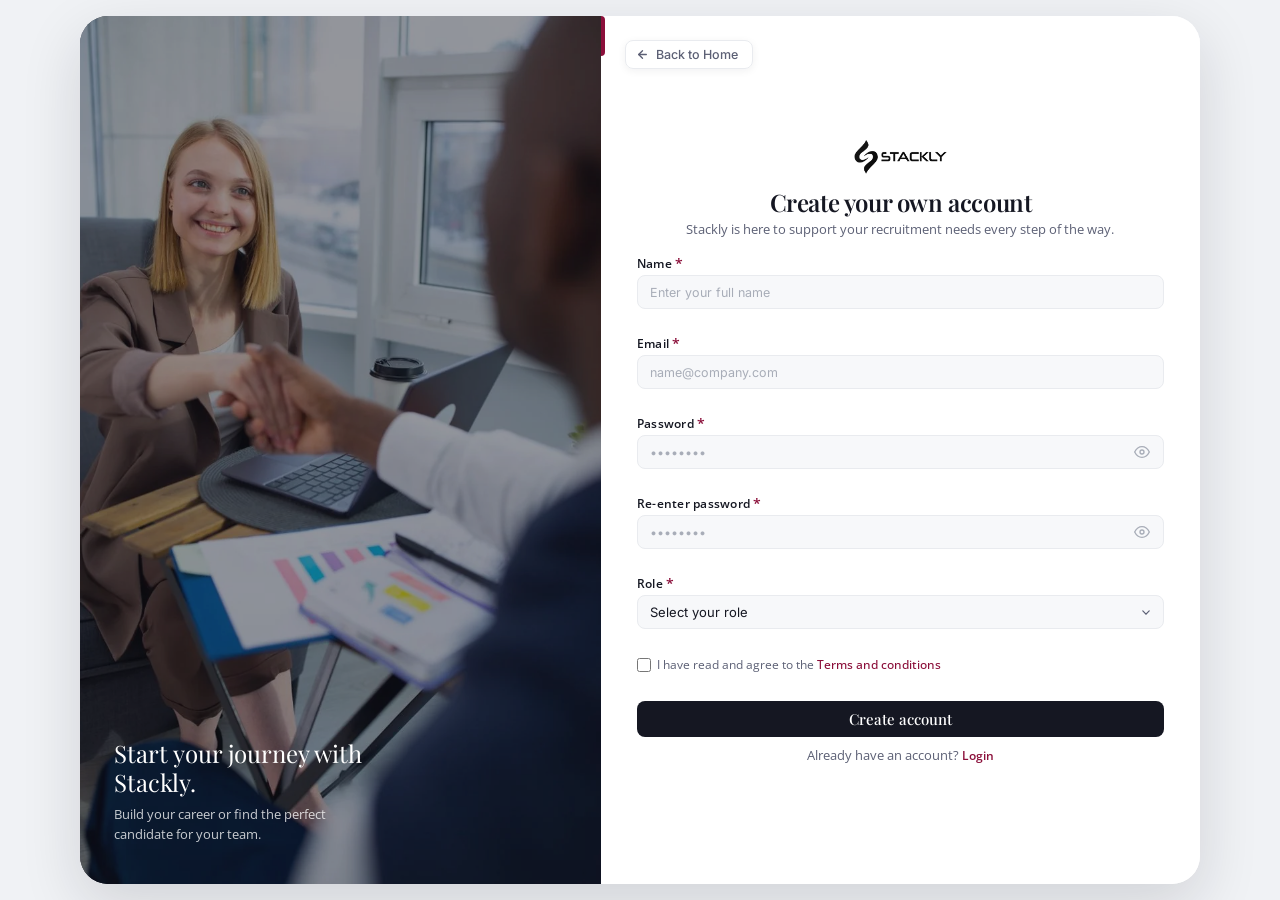
<file: html/signup.html>
<!DOCTYPE html>
<html lang="en">
<head>
    <meta charset="UTF-8" />
    <meta name="viewport" content="width=device-width, initial-scale=1.0" />
    <title>Sign Up — Stackly</title>
    <meta name="description" content="Create a new account to join the Stackly recruitment platform." />

    <!-- Google Fonts -->
    <link rel="preconnect" href="https://fonts.googleapis.com" />
    <link rel="preconnect" href="https://fonts.gstatic.com" crossorigin />
    <link href="https://fonts.googleapis.com/css2?family=Inter:wght@300;400;500;600;700&family=Open+Sans:wght@400;500;600;700&family=Playfair+Display:wght@400;500;600;700&display=swap" rel="stylesheet" />

    <style>
        /* ==========================================
           GLOBAL RESET & VARIABLES
           ========================================== */
        :root {
            --color-white: #FFFFFF;
            --color-burgundy: #8B0F3A;
            --color-charcoal: #151722;
            --color-burgundy-hover: #720b2f;
            --color-charcoal-hover: #212433;
            --color-text-muted: #5c6075;
            --color-text-light: #ffffff;
            --font-primary: 'Inter', -apple-system, BlinkMacSystemFont, 'Segoe UI', Roboto, sans-serif;
            --font-open-sans: 'Open Sans', sans-serif;
            --font-serif-heading: 'Playfair Display', serif;
            --transition-fast: 0.2s ease;
            --transition-normal: 0.3s ease;
            --shadow-sm: 0 2px 8px rgba(21, 23, 34, 0.06);
            --shadow-md: 0 8px 28px rgba(21, 23, 34, 0.10);
            --shadow-lg: 0 20px 60px rgba(21, 23, 34, 0.14);
            --radius-sm: 8px;
            --radius-md: 12px;
            --radius-lg: 20px;
            --radius-xl: 28px;
        }

        *,
        *::before,
        *::after {
            box-sizing: border-box;
            margin: 0;
            padding: 0;
        }

        html {
            font-size: 16px;
            -webkit-font-smoothing: antialiased;
            -moz-osx-font-smoothing: grayscale;
            height: 100%;
        }

        body {
            font-family: var(--font-primary);
            background: #f0f2f5;
            color: var(--color-charcoal);
            height: 100vh;
            height: 100dvh;
            overflow: hidden;
            display: flex;
            align-items: center;
            justify-content: center;
            padding: 16px;
            margin: 0;
        }

        a {
            color: inherit;
            text-decoration: none;
        }
        button {
            cursor: pointer;
            border: none;
            background: none;
            font-family: inherit;
        }
        img {
            max-width: 100%;
            display: block;
        }

        /* ==========================================
           BACK BUTTON
           ========================================== */
        .auth-back-btn {
            position: absolute;
            top: 24px;
            left: 24px;
            z-index: 100;
            display: inline-flex;
            align-items: center;
            gap: 7px;
            font-size: 12.5px;
            font-weight: 500;
            color: var(--color-text-muted);
            background: rgba(255, 255, 255, 0.88);
            border: 1px solid #e9ebef;
            border-radius: var(--radius-sm);
            padding: 6px 14px 6px 10px;
            box-shadow: var(--shadow-sm);
            transition: all var(--transition-fast);
        }

        .auth-back-btn:hover {
            color: var(--color-charcoal);
            background: var(--color-white);
            border-color: var(--color-charcoal);
            transform: translateY(-1px);
            box-shadow: var(--shadow-md);
        }

        .auth-back-btn svg {
            width: 13px;
            height: 13px;
            stroke: currentColor;
            stroke-width: 2.5;
            fill: none;
            stroke-linecap: round;
            stroke-linejoin: round;
        }

        /* ==========================================
           MAIN WRAPPER
           ========================================== */
        .auth-wrapper {
            width: 100%;
            max-width: 1120px;
            height: 100%;
            max-height: calc(100vh - 32px);
            max-height: calc(100dvh - 32px);
            background: var(--color-white);
            border-radius: var(--radius-xl);
            box-shadow: var(--shadow-lg);
            display: grid;
            grid-template-columns: 1fr 1.15fr;
            overflow: hidden;
            animation: wrapperFadeIn 0.6s cubic-bezier(0.16, 1, 0.3, 1) forwards;
        }

        @keyframes wrapperFadeIn {
            0% {
                opacity: 0;
                transform: scale(0.97) translateY(12px);
            }
            100% {
                opacity: 1;
                transform: scale(1) translateY(0);
            }
        }

        /* ==========================================
           LEFT COLUMN — IMAGE
           ========================================== */
        .auth-split-image {
            position: relative;
            overflow: hidden;
            background: var(--color-charcoal);
            min-height: 0;
            height: 100%;
        }

        .auth-split-image img {
            width: 100%;
            height: 100%;
            object-fit: cover;
            object-position: center;
            transition: transform 0.8s cubic-bezier(0.16, 1, 0.3, 1);
        }

        .auth-split-image:hover img {
            transform: scale(1.04);
        }

        /* Solid dark overlay (no gradient) */
        .auth-image-overlay {
            position: absolute;
            inset: 0;
            background: rgba(21, 23, 34, 0.45);
            display: flex;
            flex-direction: column;
            justify-content: flex-end;
            padding: 36px 34px 40px;
        }

        .auth-image-overlay .brand-mark {
            position: absolute;
            top: 32px;
            left: 34px;
            display: flex;
            align-items: center;
            gap: 10px;
        }

        .auth-image-overlay .brand-mark svg {
            width: 26px;
            height: 26px;
            fill: var(--color-white);
            opacity: 0.9;
        }

        .auth-image-overlay .brand-mark span {
            font-family: var(--font-serif-heading);
            font-size: 20px;
            font-weight: 600;
            color: var(--color-white);
            letter-spacing: -0.3px;
        }

        .auth-image-overlay .tagline {
            font-family: var(--font-serif-heading);
            font-size: 24px;
            color: var(--color-white);
            line-height: 1.2;
            max-width: 300px;
            margin-bottom: 8px;
        }

        .auth-image-overlay .sub-tagline {
            font-family: var(--font-open-sans);
            font-size: 13px;
            color: rgba(255, 255, 255, 0.78);
            line-height: 1.5;
            max-width: 260px;
        }

        /* ==========================================
           RIGHT COLUMN — CONTENT (compact, no scrollbar)
           ========================================== */
        .auth-split-content {
            padding: 20px 36px 16px;
            display: flex;
            flex-direction: column;
            justify-content: center;
            background: var(--color-white);
            position: relative;
            overflow-y: auto;
            /* Hide scrollbar for IE, Edge, Firefox */
            -ms-overflow-style: none;
            scrollbar-width: none;
        }

        /* Hide scrollbar for Chrome, Safari, Opera */
        .auth-split-content::-webkit-scrollbar {
            display: none;
        }

        /* Decorative accent line */
        .auth-split-content::before {
            content: '';
            position: absolute;
            top: 0;
            left: 0;
            width: 4px;
            height: 40px;
            background: var(--color-burgundy);
            border-radius: 0 4px 4px 0;
        }

        /* Header — Centered, compact */
        .auth-header {
            text-align: center;
            margin-bottom: 16px;
        }

        .auth-logo-link {
            display: inline-block;
            margin-bottom: 8px;
            transition: transform var(--transition-fast);
        }

        .auth-logo-link:hover {
            transform: scale(1.03);
        }

        .auth-logo {
            height: 34px;
            width: auto;
        }

        .auth-title {
            font-family: var(--font-serif-heading);
            font-size: 24px;
            font-weight: 600;
            color: var(--color-charcoal);
            margin-bottom: 2px;
            letter-spacing: -0.4px;
            text-align: center;
        }

        .auth-subtitle {
            font-family: var(--font-open-sans);
            font-size: 13px;
            color: var(--color-text-muted);
            line-height: 1.4;
            text-align: center;
        }

        /* Form — tighter spacing */
        .auth-form {
            display: flex;
            flex-direction: column;
            gap: 8px;
        }

        .auth-field-group {
            display: flex;
            flex-direction: column;
            gap: 2px;
        }

        .auth-label {
            font-family: var(--font-open-sans);
            font-size: 12px;
            font-weight: 600;
            color: var(--color-charcoal);
            letter-spacing: 0.02em;
            display: flex;
            align-items: center;
            gap: 3px;
        }

        .auth-label .required-star {
            color: var(--color-burgundy);
            font-size: 14px;
        }

        .auth-input {
            width: 100%;
            height: 34px;
            padding: 0 12px;
            font-family: var(--font-primary);
            font-size: 13px;
            color: var(--color-charcoal);
            background: #f7f8fa;
            border: 1.5px solid #e9ebef;
            border-radius: var(--radius-sm);
            outline: none;
            transition: all var(--transition-fast);
            box-sizing: border-box;
        }

        .auth-input:focus {
            border-color: var(--color-burgundy);
            background: var(--color-white);
            box-shadow: 0 0 0 4px rgba(139, 15, 58, 0.08);
        }

        .auth-input::placeholder {
            color: #a8adb8;
            font-size: 12.5px;
        }

        .auth-input.error {
            border-color: #e74c3c;
            background: #fef6f6;
            box-shadow: 0 0 0 4px rgba(231, 76, 60, 0.08);
        }

        /* Fix for browser autofill background */
        .auth-input:-webkit-autofill,
        .auth-input:-webkit-autofill:hover, 
        .auth-input:-webkit-autofill:focus, 
        .auth-input:-webkit-autofill:active {
            transition: background-color 5000s ease-in-out 0s;
            -webkit-text-fill-color: var(--color-charcoal) !important;
        }

        /* Password wrapper */
        .auth-input-wrapper {
            position: relative;
            display: flex;
            align-items: center;
        }

        .auth-input-wrapper .auth-input {
            padding-right: 40px;
        }

        /* Hide Edge/IE native password reveal button */
        .auth-input-password::-ms-reveal,
        .auth-input-password::-ms-clear {
            display: none !important;
        }

        .password-toggle-btn {
            position: absolute;
            right: 8px;
            top: 50%;
            transform: translateY(-50%);
            display: flex;
            align-items: center;
            justify-content: center;
            padding: 4px;
            color: #a8adb8;
            border-radius: 50%;
            transition: all var(--transition-fast);
            background: transparent;
            width: 28px;
            height: 28px;
        }

        .password-toggle-btn:hover {
            color: var(--color-charcoal);
            background: rgba(21, 23, 34, 0.05);
        }

        .password-toggle-btn svg {
            width: 16px;
            height: 16px;
            stroke: currentColor;
            fill: none;
            stroke-width: 2;
            stroke-linecap: round;
            stroke-linejoin: round;
        }

        .auth-error-msg {
            font-family: var(--font-open-sans);
            font-size: 11px;
            color: #e74c3c;
            min-height: 14px;
            margin-top: 1px;
        }

        /* Custom Select */
        .custom-select-wrapper {
            position: relative;
            width: 100%;
            user-select: none;
        }

        .custom-select-trigger {
            width: 100%;
            height: 34px;
            padding: 0 12px;
            font-family: var(--font-primary);
            font-size: 13px;
            color: var(--color-charcoal);
            background: #f7f8fa;
            border: 1.5px solid #e9ebef;
            border-radius: var(--radius-sm);
            display: flex;
            align-items: center;
            justify-content: space-between;
            transition: all var(--transition-fast);
            cursor: pointer;
        }

        .custom-select-trigger::after {
            content: '';
            width: 9px;
            height: 5px;
            background: url("data:image/svg+xml,%3Csvg xmlns='http://www.w3.org/2000/svg' viewBox='0 0 10 6'%3E%3Cpath d='M1 1l4 4 4-4' stroke='%235c6075' stroke-width='1.5' fill='none' stroke-linecap='round'/%3E%3C/svg%3E") no-repeat center;
            transition: transform var(--transition-fast);
            flex-shrink: 0;
        }

        .custom-select-trigger.open::after {
            transform: rotate(180deg);
        }

        .custom-select-trigger:hover {
            border-color: #c8ccd4;
        }

        .custom-select-trigger.error {
            border-color: #e74c3c;
            background: #fef6f6;
            box-shadow: 0 0 0 4px rgba(231, 76, 60, 0.08);
        }

        .custom-options {
            position: absolute;
            top: calc(100% + 4px);
            left: 0;
            width: 100%;
            background: var(--color-white);
            border: 1.5px solid #e9ebef;
            border-radius: var(--radius-sm);
            box-shadow: var(--shadow-md);
            padding: 4px 0;
            opacity: 0;
            visibility: hidden;
            transform: translateY(-6px);
            transition: all var(--transition-fast);
            z-index: 50;
            max-height: 130px;
            overflow-y: auto;
        }

        .custom-select-wrapper.open .custom-options {
            opacity: 1;
            visibility: visible;
            transform: translateY(0);
        }

        .custom-option {
            padding: 7px 12px;
            font-family: var(--font-primary);
            font-size: 13px;
            color: var(--color-charcoal);
            cursor: pointer;
            transition: all var(--transition-fast);
        }

        .custom-option:hover {
            background: rgba(139, 15, 58, 0.06);
        }

        .custom-option.selected {
            background: rgba(139, 15, 58, 0.10);
            color: var(--color-burgundy);
            font-weight: 500;
        }

        /* Terms */
        .auth-remember-row {
            display: flex;
            align-items: center;
            justify-content: flex-start;
            gap: 10px;
            padding: 2px 0;
        }

        .auth-checkbox-group {
            display: flex;
            align-items: center;
            gap: 6px;
            font-family: var(--font-open-sans);
            font-size: 12px;
            color: var(--color-text-muted);
            cursor: pointer;
            -webkit-user-select: none;
            user-select: none;
        }

        .auth-checkbox-group .auth-link {
            font-weight: 500;
            color: var(--color-burgundy);
            text-decoration: none;
        }
        .auth-checkbox-group .auth-link:hover {
            text-decoration: underline;
        }

        .auth-checkbox {
            width: 14px;
            height: 14px;
            accent-color: var(--color-burgundy);
            cursor: pointer;
            border-radius: 4px;
            flex-shrink: 0;
        }

        .auth-link {
            font-family: var(--font-open-sans);
            font-size: 12px;
            font-weight: 500;
            color: var(--color-burgundy);
            transition: all var(--transition-fast);
            text-decoration: none;
        }

        .auth-link:hover {
            color: var(--color-burgundy-hover);
            text-decoration: underline;
        }

        /* Submit Button */
        .btn-auth-submit {
            width: 100%;
            height: 36px;
            background: var(--color-charcoal);
            color: var(--color-white);
            font-family: var(--font-serif-heading);
            font-size: 15px;
            font-weight: 500;
            border-radius: var(--radius-sm);
            transition: all var(--transition-fast);
            display: flex;
            align-items: center;
            justify-content: center;
            gap: 10px;
            position: relative;
            overflow: hidden;
            margin-top: 2px;
        }

        .btn-auth-submit:hover {
            background: var(--color-burgundy);
            transform: translateY(-2px);
            box-shadow: 0 8px 24px rgba(139, 15, 58, 0.30);
        }

        .btn-auth-submit:active {
            transform: translateY(0);
        }

        .btn-auth-submit .spinner {
            display: none;
            width: 16px;
            height: 16px;
            border: 2.5px solid rgba(255, 255, 255, 0.25);
            border-top-color: var(--color-white);
            border-radius: 50%;
            animation: spin 0.7s linear infinite;
        }

        .btn-auth-submit.loading .spinner {
            display: block;
        }
        .btn-auth-submit.loading .btn-text {
            display: none;
        }

        @keyframes spin {
            to {
                transform: rotate(360deg);
            }
        }

        /* Footer text */
        .auth-footer-text {
            text-align: center;
            font-family: var(--font-open-sans);
            font-size: 12.5px;
            color: var(--color-text-muted);
            margin-top: 2px;
        }

        .auth-footer-text .auth-link {
            font-weight: 600;
        }

        /* ==========================================
           RESPONSIVE
           ========================================== */
        @media (max-width: 960px) {
            .auth-wrapper {
                grid-template-columns: 1fr;
                max-width: 420px;
                max-height: calc(100vh - 32px);
                max-height: calc(100dvh - 32px);
                border-radius: var(--radius-lg);
            }

            .auth-split-image {
                display: none;
            }

            .auth-split-content {
                padding: 20px 20px 16px;
                overflow-y: auto;
            }

            .auth-split-content::before {
                height: 32px;
            }

            .auth-title {
                font-size: 22px;
            }
 
            .auth-back-btn {
                top: 20px;
                left: 20px;
                padding: 5px 12px 5px 8px;
                font-size: 11.5px;
                background: var(--color-white);
                border: 1px solid #e9ebef;
            }

            .auth-logo {
                height: 30px;
            }
        }

        @media (max-width: 420px) {
            .auth-split-content {
                padding: 16px 14px 14px;
            }

            .auth-title {
                font-size: 20px;
            }

            .auth-logo {
                height: 40px;
            }

            .auth-remember-row {
                flex-wrap: wrap;
                gap: 6px;
            }

            .btn-auth-submit {
                height: 36px;
                font-size: 14px;
            }

            .auth-back-btn {
                top: 10px;
                left: 10px;
                font-size: 10px;
                padding: 4px 10px 4px 7px;
            }
        }

        /* ==========================================
           FORM ITEM ANIMATION
           ========================================== */
        .auth-form>* {
            animation: formItemFade 0.4s cubic-bezier(0.16, 1, 0.3, 1) backwards;
        }

        .auth-form>*:nth-child(1) {
            animation-delay: 0.04s;
        }
        .auth-form>*:nth-child(2) {
            animation-delay: 0.08s;
        }
        .auth-form>*:nth-child(3) {
            animation-delay: 0.12s;
        }
        .auth-form>*:nth-child(4) {
            animation-delay: 0.16s;
        }
        .auth-form>*:nth-child(5) {
            animation-delay: 0.20s;
        }
        .auth-form>*:nth-child(6) {
            animation-delay: 0.24s;
        }
        .auth-form>*:nth-child(7) {
            animation-delay: 0.28s;
        }
        .auth-form>*:nth-child(8) {
            animation-delay: 0.32s;
        }

        @keyframes formItemFade {
            0% {
                opacity: 0;
                transform: translateY(8px);
            }
            100% {
                opacity: 1;
                transform: translateY(0);
            }
        }
    </style>
  <link rel="stylesheet" href="https://cdnjs.cloudflare.com/ajax/libs/font-awesome/6.4.0/css/all.min.css">
</head>

<body>

    <!-- ==========================================
    MAIN WRAPPER
    ========================================== -->
    <main class="auth-wrapper">

        <!-- LEFT: Image with solid overlay -->
        <div class="auth-split-image">
            <img src="../assets/home/signup.webp" alt="Join Stackly" loading="lazy" />
            <div class="auth-image-overlay">
                
                <p class="tagline">Start your journey with Stackly.</p>
                <p class="sub-tagline">Build your career or find the perfect candidate for your team.</p>
            </div>
        </div>

        <!-- RIGHT: Form -->
        <div class="auth-split-content">

            <!-- Back to Home -->
            <a href="../index.html" class="auth-back-btn">
                <svg viewBox="0 0 24 24">
                    <line x1="19" y1="12" x2="5" y2="12"></line>
                    <polyline points="12 19 5 12 12 5"></polyline>
                </svg>
                Back to Home
            </a>

            <!-- Header (Centered) -->
            <div class="auth-header">
                <a href="../index.html" class="auth-logo-link">
                    <img src="../assets/logo.webp" alt="Stackly Logo" class="auth-logo" />
                </a>
                <h1 class="auth-title">Create your own account</h1>
                <p class="auth-subtitle">Stackly is here to support your recruitment needs every step of the way.</p>
            </div>

            <!-- Form -->
            <form class="auth-form" id="signup-form" novalidate>

                <!-- Name -->
                <div class="auth-field-group">
                    <label for="signup-name" class="auth-label">
                        Name <span class="required-star">*</span>
                    </label>
                    <input
                    type="text"
                    id="signup-name"
                    class="auth-input"
                    placeholder="Enter your full name"
                    required
                    autocomplete="name"
                    />
                    <div class="auth-error-msg" id="error-name"></div>
                </div>

                <!-- Email -->
                <div class="auth-field-group">
                    <label for="signup-email" class="auth-label">
                        Email <span class="required-star">*</span>
                    </label>
                    <input
                    type="email"
                    id="signup-email"
                    class="auth-input"
                    placeholder="name@company.com"
                    required
                    autocomplete="email"
                    />
                    <div class="auth-error-msg" id="error-email"></div>
                </div>

                <!-- Password with toggle -->
                <div class="auth-field-group">
                    <label for="signup-password" class="auth-label">
                        Password <span class="required-star">*</span>
                    </label>
                    <div class="auth-input-wrapper">
                        <input
                        type="password"
                        id="signup-password"
                        class="auth-input auth-input-password"
                        placeholder="••••••••"
                        required
                        autocomplete="new-password"
                        />
                        <button type="button" class="password-toggle-btn" id="toggle-password" aria-label="Toggle password visibility">
                            <svg class="eye-open" viewBox="0 0 24 24" fill="none" stroke="currentColor" stroke-width="2" stroke-linecap="round" stroke-linejoin="round">
                                <path d="M1 12s4-8 11-8 11 8 11 8-4 8-11 8-11-8-11-8z"></path>
                                <circle cx="12" cy="12" r="3"></circle>
                            </svg>
                            <svg class="eye-closed" style="display:none;" viewBox="0 0 24 24" fill="none" stroke="currentColor" stroke-width="2" stroke-linecap="round" stroke-linejoin="round">
                                <path d="M17.94 17.94A10.07 10.07 0 0 1 12 20c-7 0-11-8-11-8a18.45 18.45 0 0 1 5.06-5.94M9.9 4.24A9.12 9.12 0 0 1 12 4c7 0 11 8 11 8a18.5 18.5 0 0 1-2.16 3.19m-6.72-1.07a3 3 0 1 1-4.24-4.24"></path>
                                <line x1="1" y1="1" x2="23" y2="23"></line>
                            </svg>
                        </button>
                    </div>
                    <div class="auth-error-msg" id="error-password"></div>
                </div>

                <!-- Confirm Password with toggle -->
                <div class="auth-field-group">
                    <label for="signup-confirm-password" class="auth-label">
                        Re-enter password <span class="required-star">*</span>
                    </label>
                    <div class="auth-input-wrapper">
                        <input
                        type="password"
                        id="signup-confirm-password"
                        class="auth-input auth-input-password"
                        placeholder="••••••••"
                        required
                        autocomplete="new-password"
                        />
                        <button type="button" class="password-toggle-btn" id="toggle-confirm" aria-label="Toggle password visibility">
                            <svg class="eye-open" viewBox="0 0 24 24" fill="none" stroke="currentColor" stroke-width="2" stroke-linecap="round" stroke-linejoin="round">
                                <path d="M1 12s4-8 11-8 11 8 11 8-4 8-11 8-11-8-11-8z"></path>
                                <circle cx="12" cy="12" r="3"></circle>
                            </svg>
                            <svg class="eye-closed" style="display:none;" viewBox="0 0 24 24" fill="none" stroke="currentColor" stroke-width="2" stroke-linecap="round" stroke-linejoin="round">
                                <path d="M17.94 17.94A10.07 10.07 0 0 1 12 20c-7 0-11-8-11-8a18.45 18.45 0 0 1 5.06-5.94M9.9 4.24A9.12 9.12 0 0 1 12 4c7 0 11 8 11 8a18.5 18.5 0 0 1-2.16 3.19m-6.72-1.07a3 3 0 1 1-4.24-4.24"></path>
                                <line x1="1" y1="1" x2="23" y2="23"></line>
                            </svg>
                        </button>
                    </div>
                    <div class="auth-error-msg" id="error-confirm"></div>
                </div>

                <!-- Role Selector -->
                <div class="auth-field-group">
                    <label class="auth-label">
                        Role <span class="required-star">*</span>
                    </label>
                    <div class="custom-select-wrapper" id="role-select-wrapper">
                        <div class="custom-select-trigger" id="role-select-trigger">
                            <span>Select your role</span>
                        </div>
                        <div class="custom-options">
                            <div class="custom-option" data-value="user">User</div>
                            <div class="custom-option" data-value="admin">Admin</div>
                        </div>
                    </div>
                    <input type="hidden" id="signup-role" name="role" required />
                    <div class="auth-error-msg" id="error-role"></div>
                </div>

                <!-- Terms -->
                <div class="auth-remember-row">
                    <label class="auth-checkbox-group">
                        <input type="checkbox" class="auth-checkbox" id="signup-terms" required />
                        <span>I have read and agree to the <a href="404.html" class="auth-link">Terms and conditions</a></span>
                    </label>
                </div>
                <div class="auth-error-msg" id="error-terms" style="margin-top:-6px;"></div>

                <!-- Submit -->
                <button type="submit" class="btn-auth-submit" id="signup-submit">
                    <span class="btn-text">Create account</span>
                    <span class="spinner"></span>
                </button>

                <!-- Footer -->
                <p class="auth-footer-text">
                    Already have an account? <a href="login.html" class="auth-link">Login</a>
                </p>

            </form>

        </div>

    </main>

    <!-- ==========================================
    SCRIPT
    ========================================== -->
    <script>
        document.addEventListener('DOMContentLoaded', () => {

            // ============================
            // 1. PASSWORD VISIBILITY TOGGLES
            // ============================
            const passwordInput = document.getElementById('signup-password');
            const togglePassword = document.getElementById('toggle-password');
            const eyeOpenPass = togglePassword.querySelector('.eye-open');
            const eyeClosedPass = togglePassword.querySelector('.eye-closed');

            togglePassword.addEventListener('click', () => {
                const isPassword = passwordInput.type === 'password';
                passwordInput.type = isPassword ? 'text' : 'password';
                eyeOpenPass.style.display = isPassword ? 'none' : 'block';
                eyeClosedPass.style.display = isPassword ? 'block' : 'none';
                passwordInput.focus();
            });

            const confirmInput = document.getElementById('signup-confirm-password');
            const toggleConfirm = document.getElementById('toggle-confirm');
            const eyeOpenConf = toggleConfirm.querySelector('.eye-open');
            const eyeClosedConf = toggleConfirm.querySelector('.eye-closed');

            toggleConfirm.addEventListener('click', () => {
                const isPassword = confirmInput.type === 'password';
                confirmInput.type = isPassword ? 'text' : 'password';
                eyeOpenConf.style.display = isPassword ? 'none' : 'block';
                eyeClosedConf.style.display = isPassword ? 'block' : 'none';
                confirmInput.focus();
            });

            // ============================
            // 2. CUSTOM DROPDOWN
            // ============================
            const wrapper = document.getElementById('role-select-wrapper');
            const trigger = document.getElementById('role-select-trigger');
            const hiddenInput = document.getElementById('signup-role');
            const options = wrapper.querySelectorAll('.custom-option');
            const errorRole = document.getElementById('error-role');

            trigger.addEventListener('click', (e) => {
                e.stopPropagation();
                wrapper.classList.toggle('open');
            });

            options.forEach(opt => {
                opt.addEventListener('click', (e) => {
                    e.stopPropagation();
                    const val = opt.dataset.value;
                    trigger.querySelector('span').textContent = opt.textContent;
                    hiddenInput.value = val;
                    options.forEach(o => o.classList.remove('selected'));
                    opt.classList.add('selected');
                    wrapper.classList.remove('open');
                    trigger.classList.remove('error');
                    errorRole.textContent = '';
                });
            });

            document.addEventListener('click', () => {
                wrapper.classList.remove('open');
            });

            // ============================
            // 3. FORM VALIDATION + SUBMIT
            // ============================
            const form = document.getElementById('signup-form');
            const nameInput = document.getElementById('signup-name');
            const emailInput = document.getElementById('signup-email');
            const errName = document.getElementById('error-name');
            const errEmail = document.getElementById('error-email');
            const errPass = document.getElementById('error-password');
            const errConfirm = document.getElementById('error-confirm');
            const errTerms = document.getElementById('error-terms');
            const termsInput = document.getElementById('signup-terms');
            const submitBtn = document.getElementById('signup-submit');

            // Real-time clearing
            nameInput.addEventListener('input', () => {
                nameInput.classList.remove('error');
                errName.textContent = '';
            });

            emailInput.addEventListener('input', () => {
                emailInput.classList.remove('error');
                errEmail.textContent = '';
            });

            passwordInput.addEventListener('input', () => {
                passwordInput.classList.remove('error');
                errPass.textContent = '';
            });

            confirmInput.addEventListener('input', () => {
                confirmInput.classList.remove('error');
                errConfirm.textContent = '';
            });

            termsInput.addEventListener('change', () => {
                errTerms.textContent = '';
            });

            form.addEventListener('submit', (e) => {
                e.preventDefault();
                let isValid = true;

                const nameVal = nameInput.value.trim();
                const emailVal = emailInput.value.trim();
                const passVal = passwordInput.value.trim();
                const confirmVal = confirmInput.value.trim();
                const roleVal = hiddenInput.value.trim();
                const termsChecked = termsInput.checked;

                // Name
                if (!nameVal) {
                    nameInput.classList.add('error');
                    errName.textContent = 'Full name is required.';
                    isValid = false;
                }

                // Email
                if (!emailVal) {
                    emailInput.classList.add('error');
                    errEmail.textContent = 'Email is required.';
                    isValid = false;
                } else if (!/^[^\s@]+@[^\s@]+\.[^\s@]+$/.test(emailVal)) {
                    emailInput.classList.add('error');
                    errEmail.textContent = 'Please enter a valid email address.';
                    isValid = false;
                }

                // Password
                if (!passVal) {
                    passwordInput.classList.add('error');
                    errPass.textContent = 'Password is required.';
                    isValid = false;
                } else if (passVal.length < 6) {
                    passwordInput.classList.add('error');
                    errPass.textContent = 'Password must be at least 6 characters.';
                    isValid = false;
                }

                // Confirm Password
                if (!confirmVal) {
                    confirmInput.classList.add('error');
                    errConfirm.textContent = 'Please confirm your password.';
                    isValid = false;
                } else if (passVal !== confirmVal) {
                    confirmInput.classList.add('error');
                    errConfirm.textContent = 'Passwords do not match.';
                    isValid = false;
                }

                // Role
                if (!roleVal) {
                    trigger.classList.add('error');
                    errorRole.textContent = 'Please select a role.';
                    isValid = false;
                }

                // Terms
                if (!termsChecked) {
                    errTerms.textContent = 'You must agree to the terms and conditions.';
                    isValid = false;
                }

                if (!isValid) return;

                // Show loading state
                submitBtn.classList.add('loading');
                submitBtn.disabled = true;

                // Simulate network delay
                setTimeout(() => {
                    window.location.href = 'login.html';
                }, 700);
            });

        });
    </script>

</body>
</html>
</file>
<file: global.css>
/* Google Fonts Import for typography matching Figma styles */
@import url('https://fonts.googleapis.com/css2?family=Cormorant+Garamond:ital,wght@0,400;0,500;0,600;0,700;1,400&family=Inter:wght@300;400;500;600;700&family=Open+Sans:ital,wght@0,400;0,500;0,600;0,700;1,400&family=Playfair+Display:ital,wght@0,400;0,500;0,600;0,700;1,400&display=swap');

/* Global CSS - Essential custom properties, resets, and typography */
:root {
  /* Core Color Palette (Strict 3 Colors) */
  --color-white: #FFFFFF;
  --color-burgundy: #8B0F3A;
  --color-charcoal: #151722;
  
  /* Palette Variations & Accents */
  --color-burgundy-hover: #720b2f;
  --color-burgundy-light: rgba(139, 15, 58, 0.08);
  --color-charcoal-hover: #212433;
  --color-charcoal-muted: #2d3043;
  --color-text-dark: #151722;
  --color-text-muted: #5c6075;
  --color-text-light: #ffffff;
  
  /* Font Families (Registered from Figma Specs) */
  --font-primary: 'Inter', -apple-system, BlinkMacSystemFont, 'Segoe UI', Roboto, sans-serif;
  --font-open-sans: 'Open Sans', sans-serif;
  --font-serif-heading: 'Bethany Elingston', 'Playfair Display', 'Cormorant Garamond', serif;
  --font-serif-accent: 'Modern Romance', 'Playfair Display', 'Cormorant Garamond', serif;
  
  /* Registered Font Sizes & Line Heights from Figma */
  --font-size-hero-welcome: 32px;
  --font-size-hero-title: 64px;
  --font-size-hero-desc: 24px;
  --font-size-btn: 24px;
  --font-size-card-stat: 64px;
  --font-size-card-title: 24px;
  --font-size-card-sm: 20px;
  
  --line-height-figma: 116%;
  
  /* Transitions */
  --transition-fast: 0.2s ease;
  --transition-normal: 0.3s ease;
}

/* Reset */
*, *::before, *::after {
  box-sizing: border-box;
  margin: 0;
  padding: 0;
}

html {
  font-size: 16px;
  scroll-behavior: smooth;
}

body {
  font-family: var(--font-primary);
  background-color: var(--color-white);
  color: var(--color-text-dark);
  line-height: 1.6;
  overflow-x: hidden;
  min-height: 100vh;
}

a {
  color: inherit;
  text-decoration: none;
  display: inline-block;
}

button {
  cursor: pointer;
  border: none;
  background: none;
  font-family: inherit;
}

img {
  max-width: 100%;
  height: auto;
  display: block;
}

ul, ol {
  list-style: none;
}

/* Central Utility Classes for Figma Typography Styles */
.font-open-sans {
  font-family: var(--font-open-sans);
}

.font-bethany {
  font-family: var(--font-serif-heading);
}

.font-modern-romance {
  font-family: var(--font-serif-accent);
}

.container {
  width: 100%;
  max-width: 1320px;
  margin-left: auto;
  margin-right: auto;
  padding-left: 20px;
  padding-right: 20px;
}

/* Override browser autofill background styles */
input:-webkit-autofill,
input:-webkit-autofill:hover, 
input:-webkit-autofill:focus, 
input:-webkit-autofill:active {
  transition: background-color 5000s ease-in-out 0s;
  -webkit-text-fill-color: var(--color-white) !important;
}
</file>
<file: css/common.css>
/* ==========================================
   COMMON CSS - Header, Navigation & Footer
   ========================================== */

/* Header Outer Wrapper - Fixed to Top */
.site-header {
  width: 100%;
  position: fixed;
  top: 0;
  left: 0;
  z-index: 1000;
  background-color: rgba(255, 255, 255, 0.92);
  backdrop-filter: blur(10px);
  -webkit-backdrop-filter: blur(10px);
  border-bottom: 1px solid rgba(21, 23, 34, 0.05);
  box-shadow: 0 4px 30px rgba(0, 0, 0, 0.02);
  padding: 16px 0;
  box-sizing: border-box;
}

/* Main Header Container */
.header-container {
  width: 100%;
  max-width: 1320px;
  height: 48px;
  margin: 0 auto;
  padding: 0 62px;
  display: flex;
  align-items: center;
  justify-content: space-between;
  gap: 30px;
  box-sizing: border-box;
}

/* Add body padding-top globally so content isn't cut off by fixed header */
body {
  padding-top: 80px;
}

/* Logo */
.header-logo-link {
  display: flex;
  align-items: center;
  text-decoration: none;
  flex-shrink: 0;
}

.header-logo {
  height: 48px;
  width: auto;
  object-fit: contain;
  transition: transform var(--transition-fast);
}

.header-logo-link:hover .header-logo {
  transform: scale(1.03);
}

/* Navigation Menu */
.header-nav {
  display: flex;
  align-items: center;
}

.nav-list {
  display: flex;
  align-items: center;
  gap: 28px;
  list-style: none;
}

.nav-item {
  display: flex;
  align-items: center;
  justify-content: center;
}

.nav-link,
.nav-link:visited {
  font-family: var(--font-serif-heading);
  font-weight: 400;
  font-style: normal;
  font-size: 20px;
  line-height: 100%;
  letter-spacing: 0%;
  text-align: center;
  color: var(--color-charcoal);
  padding: 6px 4px;
  position: relative;
  transition: color var(--transition-fast);
  white-space: nowrap;
}

.nav-link::after {
  content: '';
  position: absolute;
  bottom: -2px;
  left: 50%;
  width: 0;
  height: 2px;
  background-color: var(--color-burgundy);
  transition: width var(--transition-normal), left var(--transition-normal);
}

@media (hover: hover) {
  .nav-link:hover {
    color: var(--color-burgundy);
  }
  .nav-link:hover::after {
    width: 100%;
    left: 0;
  }
}

.nav-link.active {
  color: var(--color-burgundy);
}

.nav-link.active::after {
  width: 100%;
  left: 0;
}

/* Header Buttons Container */
.header-actions {
  display: flex;
  align-items: center;
  gap: 12px;
  flex-shrink: 0;
}

/* Common Button Styles */
.btn,
.btn:visited {
  display: inline-flex;
  align-items: center;
  justify-content: center;
  height: 42px;
  border-radius: 12px;
  font-family: var(--font-serif-accent);
  font-weight: 400;
  font-style: normal;
  font-size: 19px;
  line-height: 100%;
  letter-spacing: 0%;
  text-align: center;
  padding: 8px 22px;
  transition: transform var(--transition-fast), background-color var(--transition-fast), color var(--transition-fast), box-shadow var(--transition-fast);
  cursor: pointer;
  text-decoration: none;
  white-space: nowrap;
  outline: none;
  -webkit-tap-highlight-color: transparent;
}

/* Login Button */
.btn-login,
.btn-login:visited {
  background-color: var(--color-charcoal);
  color: var(--color-white);
}

/* Signup Button */
.btn-signup,
.btn-signup:visited {
  background-color: var(--color-burgundy);
  color: var(--color-white);
}

/* Hover effects enabled strictly for desktop mouse devices */
@media (hover: hover) {
  .btn-login:hover {
    background-color: var(--color-burgundy);
    color: var(--color-white);
    transform: translateY(-2px);
    box-shadow: 0 6px 16px rgba(139, 15, 58, 0.3);
  }

  .btn-signup:hover {
    background-color: var(--color-charcoal);
    color: var(--color-white);
    transform: translateY(-2px);
    box-shadow: 0 6px 16px rgba(21, 23, 34, 0.35);
  }
}

/* ==========================================
   Hamburger Toggle Button (Mobile)
   ========================================== */
.hamburger-btn {
  display: none;
  flex-direction: column;
  justify-content: space-between;
  width: 30px;
  height: 22px;
  background: transparent;
  border: none;
  cursor: pointer;
  z-index: 1002;
  padding: 0;
  transition: opacity var(--transition-fast);
  -webkit-tap-highlight-color: transparent;
}

.hamburger-bar {
  width: 100%;
  height: 3px;
  background-color: var(--color-charcoal);
  border-radius: 3px;
  transition: transform var(--transition-normal), opacity var(--transition-normal), background-color var(--transition-normal);
}

/* Hide header hamburger icon when drawer is open */
.hamburger-btn.active {
  opacity: 0;
  pointer-events: none;
}

/* ==========================================
   Full Width Mobile Navigation Drawer
   ========================================== */
.mobile-menu {
  position: fixed;
  top: 0;
  right: -100vw;
  width: 100vw;
  max-width: 100vw;
  height: 100vh;
  background-color: var(--color-white);
  box-shadow: 0 0 30px rgba(21, 23, 34, 0.2);
  z-index: 1005;
  display: flex;
  flex-direction: column;
  padding: 24px 28px;
  transition: right 0.35s cubic-bezier(0.16, 1, 0.3, 1);
  overflow-y: auto;
}

.mobile-menu.open {
  right: 0;
}

.mobile-menu-header {
  display: flex;
  align-items: center;
  justify-content: space-between;
  width: 100%;
  margin-bottom: 30px;
}

.mobile-logo {
  height: 50px;
  width: auto;
}

/* Single Clean Close 'X' Button in Drawer Header */
.mobile-close-btn {
  font-size: 45px;
  line-height: 1;
  color: var(--color-charcoal);
  cursor: pointer;
  background: none;
  border: none;
  padding: 4px 8px;
  transition: color var(--transition-fast), transform var(--transition-fast);
  -webkit-tap-highlight-color: transparent;
}

/* Centered Mobile Menu List & Buttons */
.mobile-nav {
  display: flex;
  flex-direction: column;
  align-items: center;
  justify-content: flex-start;
  width: 100%;
  padding-top: 10px;
}

.mobile-nav-list {
  display: flex;
  flex-direction: column;
  align-items: center;
  justify-content: center;
  gap: 22px;
  width: 100%;
  list-style: none;
  text-align: center;
}

.mobile-nav-link,
.mobile-nav-link:visited {
  font-family: var(--font-serif-heading);
  font-size: 26px;
  color: var(--color-charcoal);
  display: inline-block;
  text-align: center;
  padding: 4px 12px;
  border-bottom: none;
  transition: color var(--transition-fast), transform var(--transition-fast);
}

.mobile-nav-link.active {
  color: var(--color-burgundy);
}

/* Action Buttons positioned directly below Contact with extra gap */
.mobile-actions {
  display: flex;
  flex-direction: column;
  align-items: center;
  gap: 16px;
  width: 100%;
  max-width: 280px;
  margin-top: 36px;
}

.mobile-btn {
  width: 100%;
  height: 46px;
  border-radius: 12px;
  font-size: 20px;
}

.mobile-menu-backdrop {
  position: fixed;
  top: 0;
  left: 0;
  width: 100vw;
  height: 100vh;
  background-color: rgba(21, 23, 34, 0.5);
  backdrop-filter: blur(4px);
  z-index: 1004;
  opacity: 0;
  visibility: hidden;
  transition: opacity var(--transition-normal), visibility var(--transition-normal);
}

.mobile-menu-backdrop.open {
  opacity: 1;
  visibility: visible;
}

/* ==========================================
   Responsive Breakpoints
   ========================================== */
@media (max-width: 1024px) {
  .header-nav,
  .header-actions {
    display: none;
  }
  
  .hamburger-btn {
    display: flex;
  }

  .site-header {
    padding: 12px 0;
  }

  .header-container {
    padding: 0 20px;
    height: 44px;
  }
}

@media (max-width: 480px) {
  .header-logo {
    height: 46px;
  }
}

/* ==========================================
   Footer Component Styles
   ========================================== */
.site-footer {
  width: 100%;
  background-color: var(--color-charcoal);
  color: var(--color-white);
  padding-top: 75px;
  padding-bottom: 35px;
  position: relative;
  border-top: 1px solid rgba(255, 255, 255, 0.08);
}

.footer-container {
  width: 100%;
  max-width: 1320px;
  margin: 0 auto;
  padding: 0 24px;
}

/* Top 4-Column Layout */
.footer-top-grid {
  display: grid;
  grid-template-columns: 1.4fr 0.8fr 0.9fr 1.3fr;
  gap: 40px;
  padding-bottom: 50px;
  border-bottom: 1px solid rgba(255, 255, 255, 0.1);
}

.footer-col {
  display: flex;
  flex-direction: column;
}

/* Brand Column */
.footer-logo-link {
  display: inline-block;
  margin-bottom: 20px;
}

.footer-logo {
  height: 42px;
  width: auto;
  display: block;
  filter: brightness(0) invert(1); /* Invert dark logo to crisp bright white for dark background */
}

.footer-brand-desc {
  font-family: var(--font-open-sans);
  font-weight: 400;
  font-size: 15px;
  line-height: 1.5;
  color: rgba(255, 255, 255, 0.72);
  max-width: 330px;
  margin-bottom: 24px;
}

/* Social Buttons */
.footer-social-links {
  display: flex;
  align-items: center;
  gap: 12px;
}

.social-icon-btn {
  width: 40px;
  height: 40px;
  border-radius: 50%;
  background-color: #212433;
  color: var(--color-white);
  display: inline-flex;
  align-items: center;
  justify-content: center;
  outline: none;
  -webkit-tap-highlight-color: transparent;
  transition: background-color var(--transition-fast), transform var(--transition-fast), color var(--transition-fast);
}

@media (hover: hover) {
  .social-icon-btn:hover {
    background-color: var(--color-burgundy);
    color: var(--color-white);
    transform: translateY(-3px);
  }
}

/* Column Headings */
.footer-col-title {
  font-family: var(--font-open-sans);
  font-weight: 600;
  font-size: 19px;
  line-height: 1.2;
  color: var(--color-white);
  margin-bottom: 22px;
}

/* Navigation Lists */
.footer-nav-list {
  list-style: none;
  padding: 0;
  margin: 0;
  display: flex;
  flex-direction: column;
  gap: 14px;
}

.footer-link {
  font-family: var(--font-open-sans);
  font-weight: 400;
  font-size: 15px;
  line-height: 1.2;
  color: rgba(255, 255, 255, 0.72);
  text-decoration: none;
  transition: color var(--transition-fast), transform var(--transition-fast);
  display: inline-block;
}

@media (hover: hover) {
  .footer-link:hover {
    color: var(--color-white);
    transform: translateX(2px);
  }
}

.footer-link.active {
  color: var(--color-white);
  font-weight: 600;
}

/* Subscription Column */
.footer-subscribe-desc {
  font-family: var(--font-open-sans);
  font-weight: 400;
  font-size: 15px;
  line-height: 1.45;
  color: rgba(255, 255, 255, 0.72);
  margin-bottom: 22px;
}

.footer-subscribe-form {
  width: 100%;
  max-width: 380px;
}

.input-wrapper {
  display: flex;
  align-items: center;
  background-color: #212433;
  border: 1px solid rgba(255, 255, 255, 0.15);
  border-radius: 40px;
  padding: 4px 5px 4px 18px;
  transition: border-color var(--transition-fast), box-shadow var(--transition-fast);
}

.input-wrapper:focus-within {
  border-color: var(--color-burgundy);
  box-shadow: 0 0 0 3px rgba(139, 15, 58, 0.3);
}

.footer-email-input {
  background: transparent;
  border: none;
  outline: none;
  color: var(--color-white);
  font-family: var(--font-open-sans);
  font-size: 15px;
  width: 100%;
  padding: 8px 0;
}

.footer-email-input::placeholder {
  color: rgba(255, 255, 255, 0.45);
}

.btn-subscribe {
  background-color: var(--color-burgundy);
  color: var(--color-white);
  font-family: var(--font-serif-accent);
  font-weight: 600;
  font-size: 16px;
  line-height: 100%;
  border-radius: 30px;
  padding: 12px 24px;
  border: none;
  cursor: pointer;
  white-space: nowrap;
  flex-shrink: 0;
  outline: none;
  -webkit-tap-highlight-color: transparent;
  transition: background-color var(--transition-fast), color var(--transition-fast), transform var(--transition-fast), box-shadow var(--transition-fast);
}

@media (hover: hover) {
  .btn-subscribe:hover {
    background-color: #212433;
    color: var(--color-white);
    transform: translateY(-1px);
    box-shadow: 0 4px 14px rgba(33, 36, 51, 0.4);
  }
}

.form-feedback-msg {
  font-family: var(--font-open-sans);
  font-size: 13px;
  margin-top: 10px;
  min-height: 18px;
  padding-left: 12px;
}

.form-feedback-msg.success {
  color: #4cd964;
}

.form-feedback-msg.error {
  color: #ff453a;
}

/* Bottom Legal & Copyright Row */
.footer-bottom-row {
  display: flex;
  flex-direction: row-reverse;
  align-items: center;
  justify-content: space-between;
  padding-top: 30px;
  font-family: var(--font-open-sans);
  font-size: 14px;
  color: rgba(255, 255, 255, 0.6);
  flex-wrap: wrap;
  gap: 16px;
}

.footer-legal-links {
  display: flex;
  align-items: center;
  gap: 24px;
}

.footer-legal-link {
  color: rgba(255, 255, 255, 0.6);
  text-decoration: none;
  transition: color var(--transition-fast);
}

@media (hover: hover) {
  .footer-legal-link:hover {
    color: var(--color-white);
  }
}

.footer-copyright {
  color: rgba(255, 255, 255, 0.6);
}

/* ==========================================
   Footer Responsive Breakpoints
   ========================================== */
@media (max-width: 1080px) {
  .footer-top-grid {
    grid-template-columns: 1fr 1fr;
    gap: 45px 30px;
  }

  .footer-col-brand,
  .footer-col-subscribe {
    grid-column: span 1;
  }
}

@media (max-width: 650px) {
  .site-footer {
    padding-top: 55px;
    padding-bottom: 30px;
  }

  .footer-top-grid {
    grid-template-columns: 1fr;
    gap: 36px;
    padding-bottom: 40px;
  }

  .footer-brand-desc {
    max-width: 100%;
  }

  .footer-subscribe-form {
    max-width: 100%;
  }

  .footer-bottom-row {
    flex-direction: column-reverse;
    align-items: center;
    text-align: center;
    gap: 16px;
  }

  .footer-legal-links {
    gap: 18px;
    flex-wrap: wrap;
    justify-content: center;
  }

  .footer-copyright {
    font-size: 12.5px;
    letter-spacing: -0.15px;
    white-space: nowrap;
    text-align: center;
  }
}

@media (max-width: 400px) {
  .footer-copyright {
    font-size: 11.5px;
    letter-spacing: -0.2px;
  }
}
</file>
<file: index.css>
/* ==========================================
   Home Page CSS (index.css) - Hero & Sections
   ========================================== */

html, body {
  overflow-x: hidden;
}

/* ==========================================
   1. HERO SECTION
   ========================================== */
.hero-section {
  width: 100%;
  padding-top: 48px;
  padding-bottom: 50px;
  position: relative;
  overflow: hidden;
  background-color: var(--color-white);
}

/* Hero Container */
.hero-container {
  width: 100%;
  max-width: 1240px;
  margin: 0 auto;
  padding: 0 20px;
  display: flex;
  align-items: center;
  justify-content: center;
  gap: 50px;
}

/* Left Text Layout */
.hero-text-layout {
  width: 100%;
  max-width: 560px;
  display: flex;
  flex-direction: column;
  gap: 36px;
  flex-shrink: 0;
}

/* Content Box Layout */
.hero-content-box {
  width: 100%;
  display: flex;
  flex-direction: column;
  gap: 20px;
}

.hero-title-group {
  display: flex;
  flex-direction: column;
  gap: 12px;
}

/* Subtitle "Welcome to stackly" - Slow slide in from LEFT */
.hero-subtitle {
  font-family: var(--font-open-sans);
  font-weight: 400;
  font-size: 24px;
  line-height: 1.15;
  letter-spacing: 0%;
  color: var(--color-burgundy);
  display: block;
  animation: heroSlideLeft 1.2s cubic-bezier(0.16, 1, 0.3, 1) 0.15s backwards;
}

/* Main Title "Discover Your Profession..." - Slow slide up from BELOW */
.hero-title {
  font-family: var(--font-serif-heading);
  font-weight: 400;
  font-size: 52px;
  line-height: 1.12;
  letter-spacing: 0%;
  color: var(--color-charcoal);
  animation: heroSlideUp 1.3s cubic-bezier(0.16, 1, 0.3, 1) 0.3s backwards;
}

/* Paragraph Description - Slow slide in from LEFT */
.hero-description {
  font-family: var(--font-open-sans);
  font-weight: 400;
  font-size: 18px;
  line-height: 1.4;
  letter-spacing: 0%;
  color: var(--color-charcoal);
  opacity: 0.88;
  animation: heroSlideLeft 1.3s cubic-bezier(0.16, 1, 0.3, 1) 0.5s backwards;
}

/* Hero Buttons Layout - Slow slide up from BELOW */
.hero-btn-layout {
  display: flex;
  align-items: center;
  gap: 16px;
  width: auto;
  max-width: 100%;
  flex-wrap: nowrap;
  animation: heroSlideUp 1.3s cubic-bezier(0.16, 1, 0.3, 1) 0.7s backwards;
}

/* Button 1: Discover Jobs (Dark Charcoal) */
.btn-discover,
.btn-discover:visited {
  height: 46px;
  border-radius: 12px;
  background-color: var(--color-charcoal);
  color: var(--color-white);
  font-family: var(--font-serif-accent);
  font-weight: 400;
  font-size: 19px;
  line-height: 100%;
  display: inline-flex;
  align-items: center;
  justify-content: center;
  text-align: center;
  padding: 8px 26px;
  white-space: nowrap;
  flex-shrink: 0;
  outline: none;
  -webkit-tap-highlight-color: transparent;
  transition: transform var(--transition-fast), background-color var(--transition-fast), color var(--transition-fast), box-shadow var(--transition-fast);
}

/* Button 2: Free Consultation (Deep Burgundy) */
.btn-consultation,
.btn-consultation:visited {
  height: 46px;
  border-radius: 12px;
  background-color: var(--color-burgundy);
  color: var(--color-white);
  font-family: var(--font-serif-accent);
  font-weight: 400;
  font-size: 19px;
  line-height: 100%;
  display: inline-flex;
  align-items: center;
  justify-content: center;
  text-align: center;
  padding: 8px 28px;
  white-space: nowrap;
  flex-shrink: 0;
  outline: none;
  -webkit-tap-highlight-color: transparent;
  transition: transform var(--transition-fast), background-color var(--transition-fast), color var(--transition-fast), box-shadow var(--transition-fast);
}

/* Desktop Hover States Only - Prevents sticky color changes on mobile tap */
@media (hover: hover) {
  .btn-discover:hover {
    background-color: #720b2f;
    color: var(--color-white);
    transform: translateY(-3px);
    box-shadow: 0 8px 20px rgba(114, 11, 47, 0.35);
  }

  .btn-consultation:hover {
    background-color: #212433;
    color: var(--color-white);
    transform: translateY(-3px);
    box-shadow: 0 8px 20px rgba(33, 36, 51, 0.35);
  }
}

/* Right Side Visual & Floating Cards Layout */
.hero-visual-layout {
  width: 100%;
  max-width: 550px;
  position: relative;
  display: flex;
  justify-content: flex-end;
  flex-shrink: 0;
  animation: heroSlideRight 1.4s cubic-bezier(0.16, 1, 0.3, 1) 0.35s backwards;
}

.hero-image-wrapper {
  width: 100%;
  position: relative;
  border-radius: 28px;
  overflow: visible;
}

.hero-main-img {
  width: 100%;
  height: auto;
  max-height: 520px;
  object-fit: cover;
  border-radius: 28px;
  display: block;
  box-shadow: 0 16px 40px rgba(21, 23, 34, 0.12);
  transition: transform 0.5s ease;
}

@media (hover: hover) {
  .hero-image-wrapper:hover .hero-main-img {
    transform: scale(1.015);
  }
}

/* Floating Card Base */
.stat-card {
  position: absolute;
  background-color: var(--color-white);
  box-shadow: 0px 8px 24px rgba(21, 23, 34, 0.14);
  transition: transform var(--transition-normal), box-shadow var(--transition-normal);
  z-index: 10;
}

@media (hover: hover) {
  .stat-card:hover {
    transform: translateY(-6px) scale(1.02);
    box-shadow: 0px 14px 32px rgba(139, 15, 58, 0.2);
  }
}

/* Card 1: 85+ Successful Jobs Card (Floats OUTSIDE top-right on desktop like Figma) */
.jobs-card {
  width: auto;
  top: 35px;
  right: -25px;
  border-radius: 18px;
  display: flex;
  align-items: center;
  justify-content: center;
  gap: 14px;
  padding: 12px 20px;
  animation: cardSlideTopRight 1.2s cubic-bezier(0.16, 1, 0.3, 1) 0.85s backwards, floatAnimation 4s ease-in-out infinite 2s;
}

.jobs-card-num {
  font-family: var(--font-serif-heading);
  font-weight: 400;
  font-size: 26px;
  line-height: 100%;
  color: var(--color-charcoal);
}

.jobs-card-text {
  font-family: var(--font-serif-heading);
  font-weight: 400;
  font-size: 17px;
  line-height: 100%;
  color: var(--color-charcoal);
}

/* Card 2: Talent Request Card (Floats OUTSIDE bottom-left on desktop like Figma) */
.talent-card {
  width: 220px;
  bottom: -25px;
  left: -45px;
  border-radius: 24px;
  padding: 20px 18px;
  display: flex;
  flex-direction: column;
  align-items: center;
  animation: cardSlideBottomLeft 1.2s cubic-bezier(0.16, 1, 0.3, 1) 1s backwards, floatAnimation 4.5s ease-in-out infinite 2.2s;
}

.talent-title {
  font-family: var(--font-serif-heading);
  font-weight: 400;
  font-size: 19px;
  line-height: 100%;
  text-align: center;
  color: var(--color-charcoal);
  margin-bottom: 10px;
  white-space: nowrap;
}

.talent-count {
  font-family: var(--font-serif-heading);
  font-weight: 400;
  font-size: 52px;
  line-height: 100%;
  text-align: center;
  color: var(--color-charcoal);
  margin-bottom: 14px;
}

.talent-stats {
  display: flex;
  align-items: flex-end;
  justify-content: space-between;
  width: 100%;
}

.talent-left-stats {
  display: flex;
  flex-direction: column;
  gap: 3px;
  font-family: var(--font-serif-heading);
  font-weight: 400;
  font-size: 15px;
  line-height: 1.1;
  color: var(--color-charcoal);
}

.talent-right-stats {
  display: flex;
  align-items: flex-end;
}

.talent-growth {
  font-family: var(--font-serif-heading);
  font-weight: 400;
  font-size: 15px;
  line-height: 1.1;
  color: var(--color-burgundy);
  white-space: nowrap;
}

/* ==========================================
   2. WE GROW CAREERS SECTION (Section 2)
   ========================================== */
.we-grow-section {
  width: 100%;
  padding-top: 80px;
  padding-bottom: 80px;
  position: relative;
}

.we-grow-container {
  width: 100%;
  max-width: 1260px;
  margin: 0 auto;
  padding: 0 20px;
  display: flex;
  align-items: center;
  justify-content: center;
  gap: 70px;
}

/* Left Images & Avatar Badge Column */
.we-grow-visuals {
  width: 100%;
  max-width: 625px;
  display: flex;
  align-items: flex-end;
  gap: 24px;
  flex-shrink: 0;
}

/* Column 1 */
.grow-col-1 {
  width: 100%;
  max-width: 297px;
  flex-shrink: 0;
}

.grow-img-1 {
  width: 100%;
  height: 445px;
  object-fit: cover;
  border-radius: 20px;
  display: block;
  box-shadow: 0 12px 30px rgba(21, 23, 34, 0.1);
  cursor: default;
  transition: transform 0.4s ease, box-shadow 0.4s ease;
}

@media (hover: hover) {
  .grow-img-1:hover {
    transform: translateY(-5px) scale(1.02);
    box-shadow: 0 18px 36px rgba(21, 23, 34, 0.16);
  }
}

/* Column 2 */
.grow-col-2 {
  width: 100%;
  max-width: 298px;
  display: flex;
  flex-direction: column;
  gap: 13px;
  flex-shrink: 0;
}

.grow-img-2 {
  width: 100%;
  height: 375px;
  object-fit: cover;
  object-position: top center;
  border-radius: 20px;
  display: block;
  box-shadow: 0 12px 30px rgba(21, 23, 34, 0.1);
  cursor: default;
  transition: transform 0.4s ease, box-shadow 0.4s ease;
}

@media (hover: hover) {
  .grow-img-2:hover {
    transform: translateY(-5px) scale(1.02);
    box-shadow: 0 18px 36px rgba(21, 23, 34, 0.16);
  }
}

/* 50k Active Users Card */
.active-users-card {
  width: 100%;
  height: 175px;
  border-radius: 20px;
  background-color: var(--color-white);
  box-shadow: 0px 8px 25px rgba(21, 23, 34, 0.1);
  display: flex;
  flex-direction: column;
  align-items: center;
  justify-content: center;
  gap: 12px;
  padding: 20px 20px 22px 20px;
  transition: transform var(--transition-normal), box-shadow var(--transition-normal);
}

@media (hover: hover) {
  .active-users-card:hover {
    transform: translateY(-4px);
    box-shadow: 0px 14px 32px rgba(139, 15, 58, 0.15);
  }
}

/* Avatar Circle Overlap Stack */
.avatar-stack {
  display: flex;
  align-items: center;
  justify-content: center;
}

.avatar-img {
  width: 58px;
  height: 58px;
  border-radius: 50%;
  object-fit: cover;
  border: 3px solid var(--color-white);
  margin-left: -18px;
  box-shadow: 0 4px 12px rgba(21, 23, 34, 0.12);
  transition: transform var(--transition-fast);
}

.avatar-img:first-child {
  margin-left: 0;
}

@media (hover: hover) {
  .avatar-img:hover {
    transform: scale(1.1) translateY(-2px);
    z-index: 5;
  }
}

/* Badge Text */
.users-card-text {
  font-family: var(--font-serif-heading);
  font-weight: 400;
  font-size: 26px;
  line-height: 116%;
  color: var(--color-charcoal);
  text-align: center;
  white-space: nowrap;
}

/* Right Content Layout */
.we-grow-content {
  width: 100%;
  max-width: 559px;
  display: flex;
  flex-direction: column;
  gap: 36px;
  flex-shrink: 0;
}

.we-grow-text-box {
  width: 100%;
  display: flex;
  flex-direction: column;
  gap: 18px;
}

/* Title */
.we-grow-title {
  font-family: var(--font-serif-heading);
  font-weight: 400;
  font-size: 44px;
  line-height: 1.15;
  letter-spacing: 0%;
  color: var(--color-charcoal);
}

/* Paragraph */
.we-grow-desc {
  font-family: var(--font-open-sans);
  font-weight: 400;
  font-size: 18px;
  line-height: 1.38;
  letter-spacing: 0%;
  color: var(--color-charcoal);
  opacity: 0.88;
}

/* Button */
.we-grow-btn-box {
  display: flex;
  align-items: center;
}

.btn-learn-more,
.btn-learn-more:visited {
  height: 46px;
  border-radius: 12px;
  background-color: var(--color-charcoal);
  color: var(--color-white);
  font-family: var(--font-serif-accent);
  font-weight: 400;
  font-size: 19px;
  line-height: 100%;
  display: inline-flex;
  align-items: center;
  justify-content: center;
  text-align: center;
  padding: 8px 30px;
  white-space: nowrap;
  outline: none;
  -webkit-tap-highlight-color: transparent;
  transition: transform var(--transition-fast), background-color var(--transition-fast), color var(--transition-fast), box-shadow var(--transition-fast);
}

@media (hover: hover) {
  .btn-learn-more:hover {
    background-color: var(--color-burgundy);
    color: var(--color-white);
    transform: translateY(-3px);
    box-shadow: 0 8px 20px rgba(139, 15, 58, 0.35);
  }
}

/* ==========================================
   3. NAVIGATING THE HUMAN RESOURCE SECTION (Section 3)
   ========================================== */
.navigate-hr-section {
  width: 100%;
  padding-top: 50px;
  padding-bottom: 80px;
  position: relative;
}

.navigate-hr-container {
  width: 100%;
  max-width: 1260px;
  margin: 0 auto;
  padding: 0 20px;
  display: flex;
  align-items: flex-start;
  justify-content: space-between;
  gap: 60px;
}

/* Left Panel Layout (Figma: width 595px, gap 37px) */
.navigate-left-panel {
  width: 100%;
  max-width: 550px;
  display: flex;
  flex-direction: column;
  gap: 32px;
  flex-shrink: 0;
}

.navigate-title {
  font-family: var(--font-serif-heading);
  font-weight: 400;
  font-size: 44px;
  line-height: 1.18;
  letter-spacing: 0%;
  color: var(--color-charcoal);
}

.navigate-img-wrapper {
  width: 100%;
  max-width: 530px;
  border-radius: 60px; /* Figma: border-radius 80px */
  overflow: hidden;
  box-shadow: 0 16px 40px rgba(21, 23, 34, 0.12);
}

.navigate-img {
  width: 100%;
  height: auto;
  max-height: 520px;
  object-fit: cover;
  display: block;
  cursor: default;
  transition: transform 0.5s ease, box-shadow 0.5s ease;
}

@media (hover: hover) {
  .navigate-img-wrapper:hover .navigate-img {
    transform: scale(1.025) translateY(-3px);
  }
}

/* Right Panel Layout (Figma: width 715px, gap 122px) */
.navigate-right-panel {
  width: 100%;
  max-width: 630px;
  display: flex;
  flex-direction: column;
  justify-content: space-between;
  gap: 50px;
  flex-shrink: 0;
  padding-top: 10px;
}

.navigate-text-box {
  width: 100%;
  display: flex;
  flex-direction: column;
  gap: 24px;
}

.navigate-desc {
  font-family: var(--font-open-sans);
  font-weight: 400;
  font-size: 18px;
  line-height: 1.4;
  letter-spacing: 0%;
  color: var(--color-charcoal);
  opacity: 0.88;
}

/* Stats Grid (Figma: 2 rows x 2 cols, gap 57px) */
.navigate-stats-grid {
  display: grid;
  grid-template-columns: repeat(2, 1fr);
  gap: 45px 50px;
  width: 100%;
  padding-top: 15px;
}

.stat-item {
  display: flex;
  flex-direction: column;
  align-items: flex-start;
  gap: 8px;
  cursor: default;
}

@media (hover: hover) {
  .stat-item:hover {
    transform: translateY(-4px);
  }
}

.stat-number {
  font-family: var(--font-serif-heading);
  font-weight: 400;
  font-size: 56px;
  line-height: 1.1;
  color: var(--color-charcoal);
  display: flex;
  align-items: baseline;
  gap: 2px;
}

/* Stat suffix (+ and K sign) - smaller size than number per Figma spec */
.stat-suffix {
  font-family: var(--font-serif-heading);
  font-weight: 400;
  font-size: 56px;
  line-height: 1.1;
  color: var(--color-charcoal);
}

/* Small suffix class for + and K */
.stat-suffix--sm {
  font-size: 36px;
  line-height: 1.2;
  vertical-align: baseline;
}

.stat-label {
  font-family: var(--font-serif-heading);
  font-weight: 400;
  font-size: 24px;
  line-height: 1.2;
  color: var(--color-charcoal);
  opacity: 0.9;
}

/* Stat item entrance animation — triggered by JS adding .is-visible */
.stat-item {
  opacity: 0;
  transform: translateY(30px);
  transition: opacity 0.6s ease, transform 0.6s ease;
}

.stat-item.is-visible {
  opacity: 1;
  transform: translateY(0);
}

.stat-item:nth-child(1) { transition-delay: 0s; }
.stat-item:nth-child(2) { transition-delay: 0.12s; }
.stat-item:nth-child(3) { transition-delay: 0.24s; }
.stat-item:nth-child(4) { transition-delay: 0.36s; }

/* ==========================================
   Scroll Reveal Animations
   ========================================== */
.reveal-from-left {
  opacity: 0;
  transform: translateX(-50px);
  transition: opacity 0.9s cubic-bezier(0.16, 1, 0.3, 1), transform 0.9s cubic-bezier(0.16, 1, 0.3, 1);
  will-change: opacity, transform;
}

.reveal-from-right {
  opacity: 0;
  transform: translateX(50px);
  transition: opacity 0.9s cubic-bezier(0.16, 1, 0.3, 1), transform 0.9s cubic-bezier(0.16, 1, 0.3, 1);
  will-change: opacity, transform;
}

.reveal-from-bottom {
  opacity: 0;
  transform: translateY(45px);
  transition: opacity 0.9s cubic-bezier(0.16, 1, 0.3, 1), transform 0.9s cubic-bezier(0.16, 1, 0.3, 1);
  will-change: opacity, transform;
}

.reveal-from-left.is-revealed,
.reveal-from-right.is-revealed,
.reveal-from-bottom.is-revealed {
  opacity: 1;
  transform: translate(0, 0);
}

.delay-1 {
  transition-delay: 0.15s;
}

.delay-2 {
  transition-delay: 0.3s;
}

.delay-3 {
  transition-delay: 0.45s;
}

/* ==========================================
   Animations & Directional Keyframes
   ========================================== */
@keyframes heroSlideLeft {
  0% {
    opacity: 0;
    transform: translateX(-50px);
  }
  100% {
    opacity: 1;
    transform: translateX(0);
  }
}

@keyframes heroSlideUp {
  0% {
    opacity: 0;
    transform: translateY(45px);
  }
  100% {
    opacity: 1;
    transform: translateY(0);
  }
}

@keyframes heroSlideRight {
  0% {
    opacity: 0;
    transform: translateX(70px);
  }
  100% {
    opacity: 1;
    transform: translateX(0);
  }
}

@keyframes cardSlideTopRight {
  0% {
    opacity: 0;
    transform: translate(25px, -25px) scale(0.9);
  }
  100% {
    opacity: 1;
    transform: translate(0, 0) scale(1);
  }
}

@keyframes cardSlideBottomLeft {
  0% {
    opacity: 0;
    transform: translate(-25px, 25px) scale(0.9);
  }
  100% {
    opacity: 1;
    transform: translate(0, 0) scale(1);
  }
}

@keyframes floatAnimation {
  0%, 100% {
    transform: translateY(0px);
  }
  50% {
    transform: translateY(-7px);
  }
}

/* ==========================================
   Responsive Breakpoints
   ========================================== */
@media (max-width: 1080px) {
  .hero-container {
    flex-direction: column;
    text-align: center;
    gap: 50px;
  }

  .we-grow-container {
    flex-direction: column-reverse;
    text-align: center;
    gap: 50px;
  }

  .navigate-hr-container {
    flex-direction: column;
    align-items: center;
    text-align: center;
    gap: 50px;
  }

  .hero-text-layout,
  .we-grow-content,
  .navigate-left-panel,
  .navigate-right-panel {
    max-width: 100%;
    align-items: center;
  }

  .hero-subtitle,
  .hero-title,
  .hero-description,
  .we-grow-title,
  .we-grow-desc,
  .navigate-title {
    text-align: center;
  }

  /* On tablets, let navigate-desc paragraphs wrap naturally — no forced center */
  .navigate-desc {
    text-align: left;
  }

  .hero-btn-layout,
  .we-grow-btn-box {
    justify-content: center;
  }

  .hero-visual-layout,
  .we-grow-visuals,
  .navigate-img-wrapper {
    justify-content: center;
    max-width: 100%;
    margin: 0 auto;
  }

  .navigate-stats-grid {
    justify-items: center;
  }

  .stat-item {
    align-items: center;
  }
}

@media (max-width: 650px) {
  .we-grow-visuals {
    flex-direction: column;
    align-items: center;
    gap: 20px;
  }

  .grow-col-1,
  .grow-col-2 {
    max-width: 100%;
  }

  .grow-img-1,
  .grow-img-2 {
    height: 280px;
  }

  .we-grow-title,
  .navigate-title {
    font-size: 32px;
  }

  .we-grow-desc {
    font-size: 15px;
  }

  .navigate-desc {
    font-size: 15px;
    text-align: left;
  }

  .navigate-stats-grid {
    grid-template-columns: repeat(2, 1fr);
    gap: 30px 20px;
  }

  .stat-number {
    font-size: 40px;
  }

  .stat-suffix {
    font-size: 40px;
  }

  .stat-suffix--sm {
    font-size: 26px;
  }

  .stat-label {
    font-size: 18px;
  }

  .navigate-img-wrapper {
    border-radius: 28px;
  }
}

@media (max-width: 600px) {
  .hero-subtitle {
    font-size: 18px;
  }

  .hero-title {
    font-size: 34px;
  }

  .hero-description {
    font-size: 15px;
  }

  .hero-btn-layout {
    flex-direction: column;
    width: 100%;
  }

  .btn-discover,
  .btn-consultation {
    width: 100%;
  }

  .jobs-card {
    position: absolute !important;
    top: 15px !important;
    right: 12px !important;
    left: auto !important;
    bottom: auto !important;
    margin: 0 !important;
    padding: 8px 12px !important;
    transform: scale(0.85);
    transform-origin: top right;
  }

  .talent-card {
    position: absolute !important;
    bottom: 15px !important;
    left: 12px !important;
    right: auto !important;
    top: auto !important;
    margin: 0 !important;
    padding: 12px 14px !important;
    width: 180px !important;
    transform: scale(0.82);
    transform-origin: bottom left;
  }

  .talent-title {
    font-size: 15px;
    margin-bottom: 4px;
  }

  .talent-count {
    font-size: 36px;
    margin-bottom: 6px;
  }

  .talent-left-stats,
  .talent-growth {
    font-size: 12px;
  }
}

/* ==========================================
   4. EXPLORE SERVICES SECTION
   ========================================== */
.explore-services-section {
  width: 100%;
  background-color: var(--color-white);
  padding: 100px 0;
  overflow: hidden;
}

.explore-services-container {
  width: 100%;
  max-width: 1320px;
  margin: 0 auto;
  padding: 0 20px;
  display: flex;
  flex-direction: column;
  gap: 60px;
}

.explore-header {
  display: flex;
  justify-content: space-between;
  align-items: flex-end;
  width: 100%;
}

.explore-title {
  font-family: var(--font-serif-heading);
  font-weight: 400;
  font-size: 48px;
  line-height: 1.23;
  color: var(--color-charcoal);
  margin: 0;
}

.btn-explore-view-all {
  width: 200px;
  height: 45px;
  border-radius: 15px;
  background-color: #002045;
  color: #FFF5EB;
  font-family: var(--font-serif-accent);
  font-weight: 400;
  font-size: 24px;
  display: inline-flex;
  align-items: center;
  justify-content: center;
  text-decoration: none;
  transition: background-color 0.3s ease, transform 0.3s ease, box-shadow 0.3s ease;
}

@media (hover: hover) {
  .btn-explore-view-all:hover {
    background-color: var(--color-burgundy);
    transform: translateY(-2px);
    box-shadow: 0 6px 15px rgba(139, 15, 58, 0.3);
  }
}

.explore-grid {
  display: flex;
  flex-direction: column;
  gap: 87px;
  width: 100%;
}

.explore-row {
  display: flex;
  align-items: center;
  justify-content: space-between;
  gap: 87px;
  width: 100%;
}

.explore-img-col {
  flex: 0 0 504px;
  width: 504px;
  height: 395px;
  border-radius: 30px;
  overflow: hidden;
  box-shadow: 0 16px 35px rgba(21, 23, 34, 0.08);
  transition: transform 0.5s ease, box-shadow 0.5s ease;
}

.explore-row-img {
  width: 100%;
  height: 100%;
  object-fit: cover;
  display: block;
  transition: transform 0.6s cubic-bezier(0.16, 1, 0.3, 1);
}

.explore-img-col:hover {
  transform: translateY(-5px);
  box-shadow: 0 20px 40px rgba(139, 15, 58, 0.15);
}

.explore-img-col:hover .explore-row-img {
  transform: scale(1.04);
}

.explore-text-col {
  flex: 1;
  display: flex;
  flex-direction: column;
  gap: 16px;
  justify-content: center;
}

.explore-row-title {
  font-family: var(--font-serif-heading);
  font-weight: 400;
  font-size: 32px;
  line-height: 1.2;
  color: var(--color-burgundy);
  margin: 0;
}

.explore-row-desc {
  font-family: var(--font-open-sans);
  font-weight: 400;
  font-size: 24px;
  line-height: 1.4;
  color: var(--color-charcoal);
  opacity: 0.85;
  margin: 0;
}

.btn-explore-read-more {
  width: 200px;
  height: 45px;
  border-radius: 15px;
  background-color: #002045;
  color: #FFF5EB;
  font-family: var(--font-serif-accent);
  font-weight: 400;
  font-size: 24px;
  display: inline-flex;
  align-items: center;
  justify-content: center;
  text-decoration: none;
  margin-top: 10px;
  transition: background-color 0.3s ease, transform 0.3s ease, box-shadow 0.3s ease;
}

@media (hover: hover) {
  .btn-explore-read-more:hover {
    background-color: var(--color-burgundy);
    transform: translateY(-2px);
    box-shadow: 0 6px 15px rgba(139, 15, 58, 0.3);
  }
}

/* Responsive adjustment for Explore Section */
@media (max-width: 1080px) {
  .explore-header {
    flex-direction: column;
    align-items: center;
    text-align: center;
    gap: 20px;
  }
  
  .explore-row {
    flex-direction: column;
    gap: 40px;
    text-align: center;
  }
  
  .explore-row--reverse {
    flex-direction: column-reverse;
  }
  
  .explore-img-col {
    flex: 0 0 auto;
    width: 100%;
    max-width: 504px;
    height: 350px;
  }
  
  .explore-text-col {
    align-items: center;
  }
}

@media (max-width: 650px) {
  .explore-title {
    font-size: 34px;
  }
  
  .explore-row-title {
    font-size: 26px;
  }
  
  .explore-row-desc {
    font-size: 16px;
  }
  
  .explore-img-col {
    height: 280px;
  }
}

/* ==========================================
   5. PLATFORM SECTION
   ========================================== */
.platform-section {
  width: 100%;
  background-color: var(--color-charcoal);
  padding: 70px 0;
  overflow: hidden;
}

.platform-container {
  width: 100%;
  max-width: 1320px;
  margin: 0 auto;
  padding: 0 20px;
  display: flex;
  justify-content: space-between;
  align-items: flex-start;
  gap: 40px;
}

.platform-left-content {
  width: 100%;
  max-width: 480px;
  display: flex;
  flex-direction: column;
  gap: 21px;
  padding-top: 24px;
}

.platform-title {
  font-family: var(--font-serif-heading);
  font-weight: 400;
  font-size: 34px;
  line-height: 1.2;
  color: var(--color-white);
  margin: 0;
}

.platform-desc {
  font-family: var(--font-open-sans);
  font-weight: 400;
  font-size: 18px;
  line-height: 1.4;
  color: rgba(255, 255, 255, 0.85);
  margin: 0;
  max-width: 517px;
}

.btn-platform-read-more {
  width: 170px;
  height: 40px;
  border-radius: 12px;
  background-color: var(--color-burgundy);
  color: var(--color-white);
  font-family: var(--font-serif-accent);
  font-weight: 400;
  font-size: 20px;
  display: inline-flex;
  align-items: center;
  justify-content: center;
  text-decoration: none;
  transition: background-color 0.3s ease, color 0.3s ease, transform 0.3s ease, box-shadow 0.3s ease;
}

@media (hover: hover) {
  .btn-platform-read-more:hover {
    background-color: var(--color-white);
    color: var(--color-charcoal);
    transform: translateY(-2px);
    box-shadow: 0 6px 15px rgba(255, 255, 255, 0.15);
  }
}

.platform-right-card {
  width: 100%;
  max-width: 680px;
  background-color: var(--color-charcoal-hover);
  border: 1px solid rgba(255, 255, 255, 0.08);
  border-radius: 20px;
  padding: 36px 28px;
  box-shadow: 0 16px 40px rgba(0, 0, 0, 0.25);
}

.platform-right-card.is-revealed {
  animation: floatAnimation 6s ease-in-out infinite 1.1s;
}

.platform-card-inner {
  display: flex;
  justify-content: space-between;
  align-items: center;
  gap: 32px;
}

.platform-card-text-col {
  width: 100%;
  max-width: 360px;
  display: flex;
  flex-direction: column;
  gap: 18px;
}

.platform-card-title {
  font-family: var(--font-serif-heading);
  font-weight: 400;
  font-size: 26px;
  line-height: 1.25;
  color: var(--color-white);
  margin: 0;
}

.platform-card-desc {
  font-family: var(--font-open-sans);
  font-weight: 400;
  font-size: 14.5px;
  line-height: 1.45;
  color: rgba(255, 255, 255, 0.85);
  opacity: 0.9;
  margin: 0;
}

.platform-bullets {
  display: flex;
  flex-direction: column;
  gap: 12px;
  padding: 0;
  margin: 0;
}

.platform-bullet-item {
  display: flex;
  align-items: center;
  gap: 8px;
}

.platform-tick-icon {
  width: 20px;
  height: 20px;
  object-fit: contain;
  filter: brightness(0) saturate(100%) invert(18%) sepia(80%) saturate(4000%) hue-rotate(332deg) brightness(85%) contrast(95%);
}

.platform-bullet-text {
  font-family: var(--font-serif-heading);
  font-weight: 400;
  font-size: 14.5px;
  color: var(--color-white);
}

.platform-card-img-col {
  width: 200px;
  height: 250px;
  border-radius: 20px;
  overflow: hidden;
  flex-shrink: 0;
}

.platform-card-img {
  width: 100%;
  height: 100%;
  object-fit: cover;
  display: block;
}

/* Responsive adjustment for Platform Section */
@media (max-width: 1080px) {
  .platform-container {
    flex-direction: column;
    align-items: center;
    text-align: center;
    gap: 50px;
  }
  
  .platform-left-content {
    align-items: center;
    max-width: 100%;
    padding-top: 0;
  }
  
  .platform-right-card {
    max-width: 100%;
  }
}

@media (max-width: 768px) {
  .platform-card-inner {
    flex-direction: column-reverse;
    gap: 30px;
    align-items: center;
  }
  
  .platform-card-text-col {
    max-width: 100%;
    text-align: left;
  }
  
  .platform-bullets {
    align-items: flex-start;
  }
  
  .platform-card-img-col {
    width: 100%;
    max-width: 350px;
    height: 250px;
  }
}

@media (max-width: 600px) {
  .platform-title {
    font-size: 30px;
  }
  
  .platform-desc {
    font-size: 18px;
  }
  
  .platform-card-title {
    font-size: 24px;
  }
}

/* ==========================================
   6. INNOVATION SECTION
   ========================================== */
.innovation-section {
  width: 100%;
  background-color: var(--color-white);
  padding: 100px 0;
  overflow: hidden;
}

.innovation-container {
  width: 100%;
  max-width: 1320px;
  margin: 0 auto;
  padding: 0 20px;
  display: flex;
  flex-direction: column;
  gap: 34px;
}

.innovation-header {
  display: flex;
  flex-direction: column;
  align-items: center;
  text-align: center;
  gap: 16px;
  width: 100%;
}

.innovation-title {
  font-family: var(--font-serif-heading);
  font-weight: 400;
  font-size: 48px;
  line-height: 1.1;
  color: var(--color-charcoal);
  margin: 0;
}

.innovation-desc {
  font-family: var(--font-open-sans);
  font-weight: 400;
  font-size: 24px;
  line-height: 1.4;
  color: var(--color-charcoal);
  margin: 0;
  max-width: 600px;
  opacity: 0.85;
}

.innovation-grid {
  display: flex;
  gap: 15px;
  width: 100%;
  height: 577px;
}

.innovation-col {
  display: flex;
  flex-direction: column;
  gap: 15px;
  height: 100%;
}

.col-1 {
  width: 222px;
  flex: 0 0 222px;
}

.col-2 {
  width: 257px;
  flex: 0 0 257px;
}

.col-3 {
  width: 459px;
  flex: 0 0 459px;
}

.col-4 {
  width: 337px;
  flex: 0 0 337px;
}

.innovation-subrow {
  display: flex;
  gap: 15px;
  width: 100%;
  height: 281px;
}

.innovation-card {
  position: relative;
  border-radius: 20px;
  overflow: hidden;
  box-shadow: 0 10px 25px rgba(21, 23, 34, 0.06);
  cursor: pointer;
  background-color: var(--color-charcoal);
  transition: transform 0.4s cubic-bezier(0.16, 1, 0.3, 1), box-shadow 0.4s cubic-bezier(0.16, 1, 0.3, 1);
}

.height-sm {
  height: 281px;
}

.height-lg {
  height: 577px;
}

.width-half {
  width: 222px;
  flex: 0 0 222px;
}

.width-full {
  width: 100%;
  height: 281px;
}

.innovation-img {
  width: 100%;
  height: 100%;
  object-fit: cover;
  display: block;
  transition: transform 0.6s cubic-bezier(0.16, 1, 0.3, 1);
}

.innovation-card-overlay {
  position: absolute;
  top: 0;
  left: 0;
  width: 100%;
  height: 100%;
  background: linear-gradient(to top, rgba(21, 23, 34, 0.8) 0%, rgba(21, 23, 34, 0.2) 60%, transparent 100%);
  z-index: 1;
  transition: background 0.4s ease;
}

.innovation-card-text {
  position: absolute;
  bottom: 20px;
  left: 23px;
  z-index: 2;
  color: var(--color-white);
  font-family: var(--font-serif-heading);
  font-weight: 400;
  font-size: 24px;
  line-height: 1.1;
  margin: 0;
  transition: transform 0.4s cubic-bezier(0.16, 1, 0.3, 1);
}

.innovation-card:hover {
  transform: translateY(-5px);
  box-shadow: 0 15px 35px rgba(139, 15, 58, 0.2);
}

.innovation-card:hover .innovation-img {
  transform: scale(1.05);
}

.innovation-card:hover .innovation-card-text {
  transform: translateY(-3px);
}

/* Responsive adjustment for Innovation Grid */
@media (max-width: 1120px) {
  .innovation-grid {
    height: auto;
    flex-wrap: wrap;
    justify-content: center;
    gap: 20px;
  }
  
  .col-1, .col-2, .col-3, .col-4 {
    width: calc(50% - 10px);
    flex: 0 0 calc(50% - 10px);
    height: auto;
  }
  
  .height-sm, .height-lg, .width-full {
    height: 320px;
  }

  .innovation-subrow {
    height: auto;
    gap: 20px;
  }
  
  .width-half {
    width: calc(50% - 10px);
    flex: 0 0 calc(50% - 10px);
  }
}

@media (max-width: 768px) {
  .innovation-grid {
    flex-direction: column;
    height: auto;
  }

  .col-1, .col-2, .col-3, .col-4 {
    width: 100%;
    flex: 0 0 auto;
  }
  
  .innovation-subrow {
    flex-direction: column;
    height: auto;
  }
  
  .width-half {
    width: 100%;
    flex: 0 0 auto;
    height: 220px;
  }
  
  .height-sm {
    height: 220px;
  }

  .height-lg {
    height: 280px;
  }

  .width-full {
    height: 220px;
  }
}

@media (max-width: 600px) {
  .innovation-title {
    font-size: 34px;
  }
  
    .innovation-desc {
      font-size: 16px;
    }
  }


/* ==========================================
   NEW SECTION 1: OUR HIRING PROCESS
   Unique: diagonal split bg + glassmorphic cards + numbered rings
   ========================================== */
.process-section {
  position: relative;
  width: 100%;
  padding: 100px 0;
  background-color: var(--color-white);
  overflow: hidden;
}

.process-bg-split {
  position: absolute;
  top: 0;
  left: 0;
  width: 100%;
  height: 100%;
  background: linear-gradient(135deg, var(--color-white) 50%, var(--color-charcoal) 50%);
  z-index: 0;
}

.process-container {
  position: relative;
  z-index: 1;
  width: 100%;
  max-width: 1320px;
  margin: 0 auto;
  padding: 0 20px;
  display: flex;
  flex-direction: column;
  align-items: center;
  gap: 60px;
}

.process-header {
  text-align: center;
  display: flex;
  flex-direction: column;
  align-items: center;
  gap: 14px;
  max-width: 600px;
}

.process-label {
  font-family: var(--font-open-sans);
  font-weight: 600;
  font-size: 14px;
  letter-spacing: 0.15em;
  text-transform: uppercase;
  color: var(--color-burgundy);
}

.process-title {
  font-family: var(--font-serif-heading);
  font-weight: 400;
  font-size: 48px;
  line-height: 1.1;
  color: var(--color-charcoal);
}

.process-subtitle {
  font-family: var(--font-open-sans);
  font-size: 17px;
  line-height: 1.5;
  color: var(--color-text-muted);
  margin: 0;
}

.process-timeline {
  display: flex;
  align-items: flex-start;
  gap: 30px;
  width: 100%;
  justify-content: center;
}

.process-step {
  display: flex;
  flex-direction: column;
  align-items: center;
  gap: 20px;
  flex: 1;
  max-width: 280px;
  position: relative;
}

/* Numbered Ring */
.step-number-ring {
  width: 56px;
  height: 56px;
  border-radius: 50%;
  border: 2px solid var(--color-burgundy);
  display: flex;
  align-items: center;
  justify-content: center;
  background: var(--color-white);
  position: relative;
  z-index: 2;
  transition: all 0.4s cubic-bezier(0.16, 1, 0.3, 1);
}

.step-number {
  font-family: var(--font-serif-heading);
  font-size: 22px;
  font-weight: 400;
  color: var(--color-burgundy);
  transition: color 0.4s ease;
}

/* Glassmorphic Step Card */
.step-card {
  background: rgba(255, 255, 255, 0.85);
  backdrop-filter: blur(16px);
  -webkit-backdrop-filter: blur(16px);
  border: 1px solid rgba(139, 15, 58, 0.1);
  border-radius: 20px;
  padding: 28px 22px;
  display: flex;
  flex-direction: column;
  align-items: center;
  text-align: center;
  gap: 12px;
  box-shadow: 0 8px 32px rgba(21, 23, 34, 0.08), 0 1px 2px rgba(21, 23, 34, 0.04);
  transition: transform 0.4s cubic-bezier(0.16, 1, 0.3, 1), box-shadow 0.4s ease, border-color 0.4s ease;
}

.step-icon {
  width: 52px;
  height: 52px;
  border-radius: 14px;
  background: var(--color-burgundy-light);
  display: flex;
  align-items: center;
  justify-content: center;
  color: var(--color-burgundy);
  transition: background 0.3s ease, color 0.3s ease;
}

.step-name {
  font-family: var(--font-serif-heading);
  font-weight: 400;
  font-size: 22px;
  color: var(--color-charcoal);
  margin: 0;
}

.step-desc {
  font-family: var(--font-open-sans);
  font-size: 14px;
  line-height: 1.55;
  color: var(--color-text-muted);
  margin: 0;
}

/* Connector line between steps */
.step-connector {
  display: none;
}

.process-step:not(:last-child)::after {
  content: '';
  position: absolute;
  top: 28px;
  left: calc(50% + 28px);
  width: calc(100% + 30px - 56px);
  height: 2px;
  background: linear-gradient(90deg, var(--color-burgundy), rgba(139, 15, 58, 0.2));
  z-index: 1;
}

/* Hover Effects */
@media (hover: hover) {
  .process-step:hover .step-number-ring {
    background: var(--color-burgundy);
    transform: scale(1.1);
    box-shadow: 0 0 0 6px rgba(139, 15, 58, 0.12);
  }

  .process-step:hover .step-number {
    color: var(--color-white);
  }

  .process-step:hover .step-card {
    transform: translateY(-8px);
    box-shadow: 0 16px 48px rgba(139, 15, 58, 0.15);
    border-color: rgba(139, 15, 58, 0.25);
  }

  .process-step:hover .step-icon {
    background: var(--color-burgundy);
    color: var(--color-white);
  }
}

/* Process Section Responsive */
@media (max-width: 1080px) {
  .process-timeline {
    flex-wrap: wrap;
    gap: 40px;
    justify-content: center;
  }

  .process-step:not(:last-child)::after {
    display: none;
  }

  .process-step {
    max-width: 260px;
    flex: 0 0 calc(50% - 20px);
  }
}

@media (max-width: 768px) {
  .process-bg-split {
    background: linear-gradient(180deg, var(--color-white) 35%, var(--color-charcoal) 35%);
  }

  .process-section {
    padding: 70px 0;
  }

  .process-title {
    font-size: 36px;
  }

  .process-timeline {
    flex-direction: column;
    align-items: center;
    gap: 30px;
  }

  .process-step {
    max-width: 320px;
    flex: 0 0 auto;
    width: 100%;
  }
}

@media (max-width: 480px) {
  .process-title {
    font-size: 30px;
  }

  .process-subtitle {
    font-size: 15px;
  }
}


/* ==========================================
   NEW SECTION 2: INDUSTRIES WE EMPOWER
   Unique: infinite marquee pill scroll + white bg
   ========================================== */
.industries-section {
  width: 100%;
  padding: 90px 0;
  background-color: var(--color-white);
  overflow: hidden;
}

.industries-container {
  width: 100%;
  display: flex;
  flex-direction: column;
  align-items: center;
  gap: 50px;
}

.industries-header {
  text-align: center;
  display: flex;
  flex-direction: column;
  align-items: center;
  gap: 14px;
  padding: 0 20px;
}

.industries-label {
  font-family: var(--font-open-sans);
  font-weight: 600;
  font-size: 14px;
  letter-spacing: 0.15em;
  text-transform: uppercase;
  color: var(--color-burgundy);
}

.industries-title {
  font-family: var(--font-serif-heading);
  font-weight: 400;
  font-size: 52px;
  line-height: 1.1;
  color: var(--color-charcoal);
}

/* Marquee Track */
.marquee-track {
  width: 100%;
  overflow: hidden;
  padding: 8px 0;
}

.marquee-scroll {
  display: flex;
  gap: 16px;
  width: max-content;
  will-change: transform;
}

.marquee-ltr {
  animation: marqueeLeft 35s linear infinite;
}

.marquee-rtl {
  animation: marqueeRight 35s linear infinite;
}

.marquee-ltr-slow {
  animation: marqueeLeft 50s linear infinite;
}

/* Industry Pill Tags */
.industry-pill {
  display: inline-flex;
  align-items: center;
  justify-content: center;
  padding: 14px 30px;
  border-radius: 50px;
  font-family: var(--font-open-sans);
  font-weight: 500;
  font-size: 15px;
  white-space: nowrap;
  background-color: var(--color-charcoal);
  color: var(--color-white);
  border: 1.5px solid var(--color-charcoal);
  transition: all 0.3s cubic-bezier(0.16, 1, 0.3, 1);
  cursor: default;
  flex-shrink: 0;
}

.pill-outlined {
  background-color: transparent;
  color: var(--color-charcoal);
  border-color: var(--color-charcoal);
}

/* Hover on pills */
@media (hover: hover) {
  .industry-pill:hover {
    background-color: var(--color-burgundy);
    color: var(--color-white);
    border-color: var(--color-burgundy);
    transform: scale(1.06);
    box-shadow: 0 6px 20px rgba(139, 15, 58, 0.25);
  }
}

/* Marquee Keyframes */
@keyframes marqueeLeft {
  0% { transform: translateX(0); }
  100% { transform: translateX(-50%); }
}

@keyframes marqueeRight {
  0% { transform: translateX(-50%); }
  100% { transform: translateX(0); }
}

/* Industries Section Responsive */
@media (max-width: 768px) {
  .industries-section {
    padding: 60px 0;
  }

  .industries-title {
    font-size: 38px;
  }

  .industry-pill {
    padding: 10px 22px;
    font-size: 13px;
  }
}

@media (max-width: 480px) {
  .industries-title {
    font-size: 32px;
  }

  .industries-container {
    gap: 35px;
  }
}


/* ==========================================
   7. LEADERSHIP CTA SECTION
   ========================================== */
.leadership-cta-section {
  position: relative;
  width: 100%;
  background: url('./assets/home/leader_img.webp') no-repeat center center / cover;
  padding: 113px 0;
  margin-top: 40px;
  margin-bottom: 40px;
  overflow: hidden;
}

.leadership-cta-overlay {
  position: absolute;
  top: 0;
  left: 0;
  width: 100%;
  height: 100%;
  background-color: rgba(139, 15, 58, 0.38); /* Reduced opacity to 0.38 */
  backdrop-filter: blur(6px);
  -webkit-backdrop-filter: blur(6px);
  z-index: 1;
}

.leadership-cta-container {
  position: relative;
  z-index: 2;
  width: 100%;
  max-width: 1240px;
  margin: 0 auto;
  padding: 0 20px;
  display: flex;
  flex-direction: column;
  align-items: center;
  text-align: center;
  gap: 20px;
}

.leadership-cta-label {
  font-family: var(--font-open-sans);
  font-weight: 600;
  font-size: 32px;
  letter-spacing: 0.1em;
  color: rgba(255, 255, 255, 0.8);
  text-transform: uppercase;
}

.leadership-cta-title {
  font-family: var(--font-serif-heading);
  font-weight: 400;
  font-size: 48px;
  color: var(--color-white);
  margin: 0;
}

.leadership-cta-desc {
  font-family: var(--font-open-sans);
  font-weight: 400;
  font-size: 24px;
  line-height: 1.4;
  color: var(--color-white);
  max-width: 762px;
  margin: 0 auto;
  opacity: 0.9;
}

.btn-leadership-cta {
  width: 261px;
  height: 54px;
  border-radius: 15px;
  background-color: var(--color-white);
  color: var(--color-charcoal);
  font-family: var(--font-serif-accent);
  font-weight: 400;
  font-size: 32px;
  display: inline-flex;
  align-items: center;
  justify-content: center;
  text-decoration: none;
  transition: background-color 0.3s ease, color 0.3s ease, transform 0.3s ease, box-shadow 0.3s ease;
}

@media (hover: hover) {
  .btn-leadership-cta:hover {
    background-color: var(--color-burgundy-hover);
    color: var(--color-white);
    transform: translateY(-3px);
    box-shadow: 0 8px 24px rgba(0, 0, 0, 0.2);
  }
}

/* Responsive adjustment for Leadership Section */
@media (max-width: 768px) {
  .leadership-cta-section {
    padding: 80px 0;
  }
  
  .leadership-cta-label {
    font-size: 24px;
  }
  
  .leadership-cta-title {
    font-size: 36px;
  }
  
  .leadership-cta-desc {
    font-size: 18px;
  }
  
  .btn-leadership-cta {
    width: 200px;
    height: 48px;
    font-size: 24px;
  }
}

.testimonial-section {
  width: 100%;
  background-color: var(--color-burgundy);
  padding: 70px 0;
  overflow: hidden;
}

.testimonial-container {
  max-width: 1320px;
  margin: 0 auto;
  padding: 0 20px;
  display: flex;
  flex-direction: row;
  justify-content: space-between;
  align-items: center;
  gap: 80px;
}

.testimonial-left {
  width: 100%;
  max-width: 460px;
  display: flex;
  flex-direction: column;
  gap: 16px;
}

.testimonial-subtitle {
  font-family: var(--font-open-sans);
  font-weight: 600;
  font-size: 14px;
  letter-spacing: 0.1em;
  text-transform: uppercase;
  color: var(--color-white);
  opacity: 0.75;
}

.testimonial-title {
  font-family: var(--font-serif-heading);
  font-weight: 400;
  font-size: 40px;
  line-height: 1.15;
  color: var(--color-white);
  text-align: left;
}

.testimonial-desc {
  font-family: var(--font-open-sans);
  font-size: 16px;
  line-height: 1.5;
  color: rgba(255, 255, 255, 0.8);
  margin: 0;
}

.testimonial-right {
  flex: 1;
  display: flex;
  justify-content: flex-end;
  align-items: center;
  position: relative;
  height: 320px;
  max-width: 500px;
}

.testimonial-stack {
  position: relative;
  width: 100%;
  height: 260px;
}

/* Testimonial Card Styling */
.testimonial-card {
  position: absolute;
  width: 100%;
  height: 100%;
  background-color: var(--color-white);
  border-radius: 18px;
  padding: 28px 24px;
  box-shadow: 0 12px 30px rgba(0, 0, 0, 0.15);
  border: 1px solid rgba(21, 23, 34, 0.04);
  display: flex;
  flex-direction: column;
  justify-content: space-between;
  opacity: 0;
  pointer-events: none;
  z-index: 1;
}

/* Custom Curvy Motion Animations */
.testimonial-card.active {
  opacity: 1;
  pointer-events: auto;
  z-index: 3;
  transform: translate3d(0, 0, 0) scale(1);
  transition: transform 0.8s cubic-bezier(0.34, 1.56, 0.64, 1), opacity 0.8s ease;
}

.testimonial-card.next {
  opacity: 0.85;
  pointer-events: none;
  z-index: 2;
  transform: translate3d(16px, 12px, 0) scale(0.96);
  transition: transform 0.8s cubic-bezier(0.34, 1.56, 0.64, 1), opacity 0.8s ease;
}

.testimonial-card.incoming {
  opacity: 0;
  pointer-events: none;
  z-index: 1;
  transform: translate3d(80px, -40px, 0) scale(0.85) rotate(12deg);
}

/* Animation states for cycling transition */
.testimonial-card.exit-animation {
  animation: curvyExit 0.85s cubic-bezier(0.4, 0, 0.2, 1) forwards;
}

.testimonial-card.enter-animation {
  animation: curvyEnter 0.85s cubic-bezier(0.34, 1.56, 0.64, 1) forwards;
}

@keyframes curvyExit {
  0% {
    transform: translate3d(0, 0, 0) scale(1) rotate(0deg);
    opacity: 1;
    z-index: 3;
  }
  40% {
    transform: translate3d(-140px, -60px, 0) scale(0.9) rotate(-15deg);
    opacity: 0.8;
  }
  100% {
    transform: translate3d(80px, -40px, 0) scale(0.85) rotate(12deg);
    opacity: 0;
    z-index: 1;
  }
}

@keyframes curvyEnter {
  0% {
    transform: translate3d(16px, 12px, 0) scale(0.96) rotate(0deg);
    opacity: 0.85;
    z-index: 2;
  }
  100% {
    transform: translate3d(0, 0, 0) scale(1) rotate(0deg);
    opacity: 1;
    z-index: 3;
  }
}

.test-header {
  display: flex;
  align-items: center;
  gap: 16px;
}

.test-avatar {
  width: 48px;
  height: 48px;
  border-radius: 50%;
  object-fit: cover;
  border: 1.5px solid var(--color-burgundy);
}

.test-user-info {
  display: flex;
  flex-direction: column;
}

.test-name {
  font-family: var(--font-serif-heading);
  font-size: 17px;
  color: var(--color-charcoal);
  margin: 0;
}

.test-role {
  font-family: var(--font-open-sans);
  font-size: 13px;
  color: var(--color-text-muted);
}

.test-text {
  font-family: var(--font-open-sans);
  font-size: 14.5px;
  line-height: 1.5;
  color: var(--color-charcoal);
  margin: 14px 0 0 0;
  font-style: italic;
}

/* Controls */
.testimonial-controls {
  display: flex;
  gap: 16px;
  margin-top: 24px;
}

.test-control-btn {
  width: 42px;
  height: 42px;
  border-radius: 50%;
  background-color: var(--color-white);
  border: 1px solid rgba(255, 255, 255, 0.15);
  display: flex;
  align-items: center;
  justify-content: center;
  cursor: pointer;
  box-shadow: 0 4px 10px rgba(0, 0, 0, 0.05);
  transition: all var(--transition-fast);
}

.test-control-btn:hover {
  background-color: var(--color-charcoal);
  color: var(--color-white);
  transform: translateY(-2px);
  box-shadow: 0 8px 16px rgba(0, 0, 0, 0.2);
}

.control-arrow {
  font-size: 16px;
}

@media (max-width: 1024px) {
  .testimonial-container {
    flex-direction: column;
    text-align: center;
    gap: 50px;
  }

  .testimonial-left {
    align-items: center;
    max-width: 100%;
  }

  .testimonial-title {
    text-align: center;
  }

  .testimonial-right {
    justify-content: center;
    width: 100%;
  }
}

@media (max-width: 640px) {
  .testimonial-section {
    padding: 50px 0;
  }
  
  .testimonial-title {
    font-size: 28px;
  }
  
  .testimonial-right {
    height: auto;
    max-width: 100%;
  }
  
  .testimonial-stack {
    height: 300px;
  }
  
  .testimonial-card {
    padding: 20px;
  }
  
  .testimonial-card.next {
    transform: translate3d(0, 10px, 0) scale(0.96);
  }
}

 

/* ==========================================
   TRUST STATS SECTION
   ========================================== */
.trust-stats-section {
  padding: 100px 0;
  background-color: var(--color-white);
  width: 100%;
}
.trust-stats-container {
  max-width: 1316px;
  margin: 0 auto;
  padding: 0 62px;
}
.trust-stats-header {
  text-align: center;
  margin-bottom: 60px;
}
.trust-stats-label {
  font-family: var(--font-open-sans);
  font-weight: 500;
  font-size: 14px;
  letter-spacing: 0.08em;
  text-transform: uppercase;
  color: var(--color-burgundy);
  margin-bottom: 12px;
  display: block;
}
.trust-stats-title {
  font-family: var(--font-serif-heading);
  font-weight: 400;
  font-size: 42px;
  line-height: 1.15;
  color: var(--color-charcoal);
  margin-bottom: 18px;
}
.trust-stats-desc {
  font-family: var(--font-open-sans);
  font-size: 16px;
  color: rgba(21, 23, 34, 0.7);
  max-width: 600px;
  margin: 0 auto;
}
.trust-stats-grid {
  display: grid;
  grid-template-columns: repeat(3, 1fr);
  gap: 30px;
}
.trust-stat-card {
  background: #faf9f5;
  border-radius: 20px;
  padding: 45px 35px;
  border: 1px solid rgba(21, 23, 34, 0.03);
  text-align: center;
  transition: transform 0.3s ease, box-shadow 0.3s ease;
}
.trust-stat-card:hover {
  transform: translateY(-5px);
  box-shadow: 0 12px 30px rgba(21, 23, 34, 0.04);
}
.trust-stat-icon {
  width: 54px;
  height: 54px;
  background-color: var(--color-white);
  border-radius: 50%;
  display: inline-flex;
  align-items: center;
  justify-content: center;
  color: var(--color-burgundy);
  margin-bottom: 24px;
  box-shadow: 0 4px 10px rgba(21, 23, 34, 0.03);
}
.trust-stat-number {
  font-family: var(--font-serif-heading);
  font-size: 48px;
  color: var(--color-charcoal);
  margin-bottom: 8px;
  font-weight: 400;
}
.trust-stat-label {
  font-family: var(--font-open-sans);
  font-weight: 600;
  font-size: 15px;
  letter-spacing: 0.02em;
  color: var(--color-burgundy);
  margin-bottom: 12px;
}
.trust-stat-info {
  font-family: var(--font-open-sans);
  font-size: 14.5px;
  line-height: 1.6;
  color: rgba(21, 23, 34, 0.65);
}
@media (max-width: 1024px) {
  .trust-stats-container {
    padding: 0 40px;
  }
}
@media (max-width: 860px) {
  .trust-stats-container {
    padding: 0 20px;
  }
  .trust-stats-grid {
    grid-template-columns: 1fr;
    gap: 24px;
  }
  .trust-stats-title {
    font-size: 32px;
  }
}
</file>
<file: css/about.css>
/* ==========================================
   About Us Page Styles (css/about.css)
   ========================================== */

/* ==========================================
   GLOBAL OVERFLOW FIX — prevent horizontal scroll
   caused by reveal translateX animations
   ========================================== */
html,
body {
  overflow-x: hidden;
  max-width: 100%;
}

/* Clip each section so off-screen reveal elements don't cause x-scroll */
.about-hero-section,
.about-client-section,
.about-leadership-section,
.about-simplify-section,
.about-find-section,
.about-values-section,
.about-cta-section {
  overflow-x: clip;
}

/* ==========================================
   1. HERO BANNER SECTION
   ========================================== */
.about-hero-section {
  width: 100%;
  padding-top: 35px;
  padding-bottom: 50px;
  position: relative;
}

.about-hero-container {
  width: 100%;
  max-width: 1316px;
  margin: 0 auto;
  padding: 0 20px;
}

/* Banner Container */
.about-hero-banner {
  position: relative;
  width: 100%;
  height: 380px;
  border-radius: 28px;
  overflow: hidden;
  display: flex;
  align-items: center;
  justify-content: center;
  box-shadow: 0 16px 40px rgba(21, 23, 34, 0.12);
  animation: heroBannerSlide 1.2s cubic-bezier(0.16, 1, 0.3, 1) forwards;
}

/* Background Image - Cinematic Zoom & Slide Reveal */
.about-hero-bg-img {
  position: absolute;
  top: 0;
  left: 0;
  width: 100%;
  height: 100%;
  object-fit: cover;
  object-position: center 35%;
  z-index: 1;
  transition: transform 0.6s cubic-bezier(0.16, 1, 0.3, 1);
  animation: heroImgSlideZoom 1.8s cubic-bezier(0.16, 1, 0.3, 1) forwards;
}

@media (hover: hover) {
  .about-hero-banner:hover .about-hero-bg-img {
    transform: scale(1.04);
  }
}

/* Dark Translucent Overlay */
.about-hero-overlay {
  position: absolute;
  top: 0;
  left: 0;
  width: 100%;
  height: 100%;
  background: linear-gradient(180deg, rgba(21, 23, 34, 0.52) 0%, rgba(21, 23, 34, 0.68) 100%);
  z-index: 2;
  animation: overlayFadeIn 1.4s ease forwards;
}

/* Content Layout (gap 12px) */
.about-hero-content {
  position: relative;
  z-index: 3;
  display: flex;
  flex-direction: column;
  align-items: center;
  justify-content: center;
  gap: 12px;
  text-align: center;
  color: var(--color-white);
  max-width: 860px;
  padding: 0 24px;
}

/* Subtitle "About us" - Slide down from top */
.about-subtitle {
  font-family: var(--font-open-sans);
  font-weight: 400;
  font-size: 24px;
  line-height: 1.23;
  color: var(--color-white);
  letter-spacing: 0%;
  text-align: center;
  opacity: 0.95;
  animation: textSlideFromTop 1.1s cubic-bezier(0.16, 1, 0.3, 1) 0.2s backwards;
}

/* Main Heading "Built on expertise, driven by results" - Deep slide up with blur reveal */
.about-title {
  font-family: var(--font-serif-heading);
  font-weight: 400;
  font-size: 46px;
  line-height: 1.23;
  color: var(--color-white);
  letter-spacing: 0%;
  text-align: center;
  animation: textSlideFromBottom 1.3s cubic-bezier(0.16, 1, 0.3, 1) 0.35s backwards;
}

/* Description Paragraph - Soft diagonal slide in */
.about-desc {
  font-family: var(--font-open-sans);
  font-weight: 400;
  font-size: 18px;
  line-height: 1.35;
  color: rgba(255, 255, 255, 0.92);
  letter-spacing: 0%;
  text-align: center;
  max-width: 780px;
  animation: textSlideFromRight 1.3s cubic-bezier(0.16, 1, 0.3, 1) 0.5s backwards;
}

/* ==========================================
   Hero Keyframe Animations
   ========================================== */

/* 1. Hero Container Entrance */
@keyframes heroBannerSlide {
  0% {
    opacity: 0;
    transform: translateY(-20px) scale(0.98);
  }
  100% {
    opacity: 1;
    transform: translateY(0) scale(1);
  }
}

/* 2. Hero Background Image Zoom Slide */
@keyframes heroImgSlideZoom {
  0% {
    opacity: 0.5;
    transform: scale(1.15) translateY(-12px);
    filter: blur(4px);
  }
  100% {
    opacity: 1;
    transform: scale(1) translateY(0);
    filter: blur(0px);
  }
}

/* 3. Dark Overlay Fade In */
@keyframes overlayFadeIn {
  0% {
    opacity: 0;
  }
  100% {
    opacity: 1;
  }
}

/* 4. Subtitle Slide Down */
@keyframes textSlideFromTop {
  0% {
    opacity: 0;
    transform: translateY(-30px);
  }
  100% {
    opacity: 1;
    transform: translateY(0);
  }
}

/* 5. Main Title Slide Up with Blur */
@keyframes textSlideFromBottom {
  0% {
    opacity: 0;
    transform: translateY(40px);
    filter: blur(4px);
  }
  100% {
    opacity: 1;
    transform: translateY(0);
    filter: blur(0px);
  }
}

/* 6. Description Diagonal Slide Right & Up */
@keyframes textSlideFromRight {
  0% {
    opacity: 0;
    transform: translateY(25px) translateX(15px);
  }
  100% {
    opacity: 1;
    transform: translateY(0) translateX(0);
  }
}


/* ==========================================
   2. CLIENT VALIDATED / ACHIEVEMENTS SECTION
   ========================================== */
.about-client-section {
  width: 100%;
  padding-top: 55px;
  padding-bottom: 75px;
  position: relative;
}

.about-client-container {
  width: 100%;
  max-width: 1316px;
  margin: 0 auto;
  padding: 0 20px;
  display: flex;
  align-items: center;
  justify-content: flex-start;
  gap: 28px;
}

/* Left Panel Content */
.about-client-left {
  flex: 1 1 auto;
  max-width: 670px;
  display: flex;
  flex-direction: column;
  align-items: flex-start;
}

.client-subtitle {
  font-family: var(--font-open-sans);
  font-weight: 400;
  font-size: 20px;
  line-height: 1.23;
  color: var(--color-charcoal);
  margin-bottom: 12px;
}

.client-title {
  font-family: var(--font-serif-heading);
  font-weight: 400;
  font-size: 34px;
  line-height: 1.23;
  color: var(--color-burgundy);
  margin-bottom: 16px;
}

.client-desc {
  font-family: var(--font-open-sans);
  font-weight: 400;
  font-size: 18px;
  line-height: 1.35;
  color: rgba(21, 23, 34, 0.82);
  margin-bottom: 24px;
  max-width: 650px;
}

/* Button */
.client-action {
  margin-bottom: 36px;
}

.btn-achievements {
  background-color: var(--color-burgundy);
  color: var(--color-white);
  font-family: var(--font-serif-accent);
  font-weight: 400;
  font-size: 20px;
  line-height: 1;
  padding: 12px 28px;
  border-radius: 15px;
  text-decoration: none;
  display: inline-flex;
  align-items: center;
  justify-content: center;
  box-shadow: 0 8px 20px rgba(139, 15, 58, 0.25);
  transition: all var(--transition-medium);
}

@media (hover: hover) {
  .btn-achievements:hover {
    background-color: var(--color-charcoal-hover);
    transform: translateY(-2px);
    box-shadow: 0 12px 26px rgba(21, 23, 34, 0.25);
    color: var(--color-white);
  }
}

/* Years Achievement Grid */
.client-years-row {
  display: flex;
  align-items: flex-start;
  gap: 40px;
  flex-wrap: nowrap;
}

.year-card {
  display: flex;
  flex-direction: column;
  align-items: flex-start;
  gap: 6px;
}

.year-number {
  font-family: var(--font-serif-heading);
  font-weight: 400;
  font-size: 58px;
  line-height: 1;
  color: var(--color-charcoal);
  letter-spacing: -1px;
}

.year-label {
  font-family: var(--font-serif-heading);
  font-weight: 400;
  font-size: 17.5px;
  line-height: 1.25;
  color: var(--color-charcoal);
  white-space: nowrap;
}

/* Right Panel Image */
.about-client-right {
  flex: 0 0 580px;
  max-width: 609px;
  width: 100%;
}

.client-img-wrapper {
  position: relative;
  width: 100%;
  height: 428px;
  border-radius: 20px;
  overflow: hidden;
  box-shadow: 0 16px 36px rgba(21, 23, 34, 0.1);
  transition: transform var(--transition-medium), box-shadow var(--transition-medium);
  cursor: default;
}

@media (hover: hover) {
  .client-img-wrapper:hover {
    transform: translateY(-5px) scale(1.015);
    box-shadow: 0 22px 45px rgba(21, 23, 34, 0.14);
    cursor: default;
  }
}

.client-img {
  width: 100%;
  height: 100%;
  object-fit: cover;
  object-position: center;
  display: block;
  cursor: default;
}

/* ==========================================
   Responsive Breakpoints
   ========================================== */
@media (max-width: 1100px) {
  .about-client-container {
    gap: 36px;
  }

  .about-client-right {
    flex: 0 0 460px;
  }

  .client-img-wrapper {
    height: 380px;
  }

  .year-number {
    font-size: 48px;
  }
}

@media (max-width: 900px) {
  .about-hero-banner {
    height: 340px;
  }

  .about-title {
    font-size: 38px;
  }

  .about-subtitle {
    font-size: 20px;
  }

  .about-desc {
    font-size: 16px;
  }

  .about-client-container {
    flex-direction: column;
    align-items: flex-start;
  }

  .about-client-left,
  .about-client-right {
    max-width: 100%;
    width: 100%;
    flex: none;
  }

  .client-img-wrapper {
    height: 360px;
  }
}

@media (max-width: 650px) {
  .about-hero-section {
    padding-top: 20px;
    padding-bottom: 35px;
  }

  .about-hero-banner {
    height: auto;
    min-height: 300px;
    padding: 40px 16px;
    border-radius: 20px;
  }

  .about-hero-content {
    gap: 10px;
    padding: 0 10px;
  }

  .about-subtitle {
    font-size: 17px;
  }

  .about-title {
    font-size: 30px;
    line-height: 1.2;
  }

  .about-desc {
    font-size: 14px;
    line-height: 1.4;
  }
  
  .about-desc br,
  .about-title br,
  .client-title br,
  .client-desc br {
    display: inline;
  }

  .about-client-section {
    padding-top: 35px;
    padding-bottom: 50px;
  }

  .client-subtitle {
    font-size: 17px;
    margin-bottom: 8px;
  }

  .client-title {
    font-size: 26px;
    margin-bottom: 12px;
  }

  .client-desc {
    font-size: 15px;
    margin-bottom: 20px;
  }

  .client-years-row {
    gap: 28px;
    flex-wrap: wrap;
  }

  .year-number {
    font-size: 42px;
  }

  .year-label {
    font-size: 15px;
    white-space: normal;
    max-width: 180px;
  }

  .client-img-wrapper {
    height: 260px;
    border-radius: 16px;
  }
}

/* ==========================================
   3. BUILDING STRONG LEADERSHIP SECTION
   ========================================== */
.about-leadership-section {
  width: 100%;
  padding-top: 60px;
  padding-bottom: 95px;
  position: relative;
}

.about-leadership-container {
  width: 100%;
  max-width: 1316px;
  margin: 0 auto;
  padding: 0 20px;
}

/* Centered Main Section Header */
.leadership-header {
  text-align: center;
  margin-bottom: 75px;
}

.leadership-main-title {
  font-family: var(--font-serif-heading);
  font-weight: 400;
  font-size: 42px;
  line-height: 1.23;
  color: var(--color-charcoal);
  letter-spacing: 0%;
  text-align: center;
}

/* Zig-zag Row Layout */
.leadership-row {
  display: flex;
  align-items: center;
  justify-content: space-between;
  gap: 50px;
  margin-bottom: 75px;
}

.leadership-row:last-child {
  margin-bottom: 0;
}

/* Inverted Row for Mission (Image on left, Text on right on desktop) */
.leadership-row-reverse {
  flex-direction: row-reverse;
}

/* Text Column */
.leadership-text-col {
  flex: 1 1 auto;
  max-width: 660px;
  display: flex;
  flex-direction: column;
  align-items: flex-start;
}

.leadership-subtitle {
  font-family: var(--font-open-sans);
  font-weight: 400;
  font-size: 20px;
  line-height: 1.23;
  color: rgba(21, 23, 34, 0.75);
  margin-bottom: 10px;
}

.leadership-item-title {
  font-family: var(--font-serif-heading);
  font-weight: 400;
  font-size: 32px;
  line-height: 1.25;
  color: var(--color-burgundy);
  margin-bottom: 16px;
}

.leadership-item-desc {
  font-family: var(--font-open-sans);
  font-weight: 400;
  font-size: 17.5px;
  line-height: 1.5;
  color: rgba(21, 23, 34, 0.82);
}

/* Image Column - Unified Dimensions Matching Text Height */
.leadership-img-col {
  flex: 0 0 470px;
  max-width: 480px;
  width: 100%;
}

.leadership-img-wrapper {
  position: relative;
  width: 100%;
  height: 280px;
  border-radius: 20px;
  overflow: hidden;
  box-shadow: 0 14px 32px rgba(21, 23, 34, 0.09);
  transition: transform 0.4s cubic-bezier(0.16, 1, 0.3, 1), box-shadow 0.4s cubic-bezier(0.16, 1, 0.3, 1);
  cursor: default;
}

@media (hover: hover) {
  .leadership-img-wrapper:hover {
    transform: translateY(-5px) scale(1.018);
    box-shadow: 0 20px 40px rgba(21, 23, 34, 0.14);
    cursor: default;
  }
}

.leadership-img {
  width: 100%;
  height: 100%;
  object-fit: cover;
  object-position: center;
  display: block;
  cursor: default;
}

/* ==========================================
   Section 3 Responsive Breakpoints
   ========================================== */
@media (max-width: 1100px) {
  .leadership-main-title {
    font-size: 36px;
  }

  .leadership-row {
    gap: 36px;
    margin-bottom: 60px;
  }

  .leadership-img-col {
    flex: 0 0 420px;
  }

  .leadership-img-wrapper {
    height: 260px;
  }

  .leadership-item-title {
    font-size: 28px;
  }
}

@media (max-width: 900px) {
  .about-leadership-section {
    padding-top: 45px;
    padding-bottom: 65px;
  }

  .leadership-header {
    margin-bottom: 50px;
  }

  .leadership-main-title {
    font-size: 32px;
  }

  .leadership-main-title br {
    display: inline;
  }

  /* Stack vertically on mobile, keeping text first and image second */
  .leadership-row,
  .leadership-row-reverse {
    flex-direction: column-reverse;
    align-items: flex-start;
    gap: 28px;
    margin-bottom: 60px;
  }

  .leadership-text-col,
  .leadership-img-col {
    max-width: 100%;
    width: 100%;
    flex: none;
  }

  .leadership-img-wrapper {
    height: 300px;
    border-radius: 18px;
  }
}

@media (max-width: 650px) {
  .about-leadership-section {
    padding-top: 35px;
    padding-bottom: 50px;
  }

  .leadership-header {
    margin-bottom: 40px;
  }

  .leadership-main-title {
    font-size: 26px;
    line-height: 1.25;
  }

  .leadership-subtitle {
    font-size: 17px;
    margin-bottom: 6px;
  }

  .leadership-item-title {
    font-size: 23px;
    margin-bottom: 10px;
    line-height: 1.25;
  }

  .leadership-item-desc {
    font-size: 15px;
    line-height: 1.45;
  }

  .leadership-img-wrapper {
    height: 240px;
    border-radius: 16px;
  }
}

/* ==========================================
   4. SIMPLIFY YOUR HIRING PROCESS SECTION
   ========================================== */
.about-simplify-section {
  width: 100%;
  padding-top: 60px;
  padding-bottom: 95px;
  position: relative;
}

.about-simplify-container {
  width: 100%;
  max-width: 1316px;
  margin: 0 auto;
  padding: 0 20px;
}

/* Section Header */
.simplify-header {
  text-align: center;
  margin-bottom: 50px;
}

.simplify-main-title {
  font-family: var(--font-serif-heading);
  font-weight: 400;
  font-size: 44px;
  line-height: 1.23;
  color: var(--color-charcoal);
  letter-spacing: 0%;
  text-align: center;
  margin-bottom: 15px;
}

.simplify-main-desc {
  font-family: var(--font-open-sans);
  font-weight: 400;
  font-size: 18px;
  line-height: 1.45;
  color: rgba(21, 23, 34, 0.82);
  text-align: center;
  max-width: 820px;
  margin: 0 auto;
}

/* 3-Column Bento Grid Layout */
.simplify-grid {
  display: grid;
  grid-template-columns: 1fr 1fr 1fr;
  gap: 24px;
  width: 100%;
  align-items: stretch;
}

/* Column Flex Containers */
.simplify-col {
  display: flex;
  flex-direction: column;
  gap: 20px;
  width: 100%;
}

/* Column 1 (Left): 3 equal height stacked cards */
.simplify-col-1 .simplify-card {
  height: 220px;
}

/* Column 2 (Center): 1 tall image card */
.simplify-col-2 .simplify-card {
  height: 100%;
  min-height: 700px;
}

/* Column 3 (Right): Top image card is taller, bottom gradient card */
.simplify-col-3 .simplify-card.top-right-img-card {
  height: 460px;
}

.simplify-col-3 .simplify-card.text-gradient-card {
  height: 220px;
}

/* Base Card Styling */
.simplify-card {
  position: relative;
  width: 100%;
  border-radius: 24px;
  overflow: hidden;
  box-shadow: 0 14px 32px rgba(21, 23, 34, 0.08);
  transition: transform 0.4s cubic-bezier(0.16, 1, 0.3, 1), box-shadow 0.4s cubic-bezier(0.16, 1, 0.3, 1);
  cursor: default;
}

@media (hover: hover) {
  .simplify-card:hover {
    transform: translateY(-6px) scale(1.015);
    box-shadow: 0 20px 42px rgba(21, 23, 34, 0.14);
    cursor: default;
  }
}

/* Text Gradient Cards - Using Brand Color Palette (#151722 to #8B0F3A) */
.simplify-card.text-gradient-card {
  background: linear-gradient(180deg, #151722 0%, #2a1120 45%, #8B0F3A 100%);
  display: flex;
  align-items: center;
  justify-content: center;
  padding: 24px;
  text-align: center;
}

.card-gradient-title {
  font-family: var(--font-serif-heading);
  font-weight: 400;
  font-size: 32px;
  line-height: 1.25;
  color: var(--color-white);
  letter-spacing: 0%;
  text-align: center;
  max-width: 260px;
}

/* Image Cards */
.simplify-card.img-card {
  background-color: #e5e7eb;
}

.simplify-img {
  width: 100%;
  height: 100%;
  object-fit: cover;
  object-position: center;
  display: block;
  cursor: default;
}

/* ==========================================
   Section 4 Responsive Breakpoints
   ========================================== */
@media (max-width: 1100px) {
  .simplify-main-title {
    font-size: 36px;
  }

  .card-gradient-title {
    font-size: 26px;
  }

  .simplify-col-1 .simplify-card {
    height: 190px;
  }

  .simplify-col-2 .simplify-card {
    min-height: 610px;
  }

  .simplify-col-3 .simplify-card.top-right-img-card {
    height: 400px;
  }

  .simplify-col-3 .simplify-card.text-gradient-card {
    height: 190px;
  }
}

@media (max-width: 900px) {
  .about-simplify-section {
    padding-top: 40px;
    padding-bottom: 60px;
  }

  .simplify-main-title {
    font-size: 30px;
  }

  .simplify-main-desc br {
    display: inline;
  }

  .simplify-grid {
    grid-template-columns: 1fr;
    gap: 20px;
  }

  .simplify-col-1 .simplify-card,
  .simplify-col-3 .simplify-card.top-right-img-card,
  .simplify-col-3 .simplify-card.text-gradient-card {
    height: 220px;
  }

  .simplify-col-2 .simplify-card {
    height: 350px;
    min-height: 350px;
  }
}

@media (max-width: 650px) {
  .about-simplify-section {
    padding-top: 30px;
    padding-bottom: 45px;
  }

  .simplify-header {
    margin-bottom: 35px;
  }

  .simplify-main-title {
    font-size: 25px;
    margin-bottom: 10px;
  }

  .simplify-main-desc {
    font-size: 15px;
    line-height: 1.4;
  }

  .simplify-card {
    border-radius: 18px;
  }

  .card-gradient-title {
    font-size: 23px;
  }

  .simplify-col-1 .simplify-card,
  .simplify-col-3 .simplify-card.top-right-img-card,
  .simplify-col-3 .simplify-card.text-gradient-card {
    height: 180px;
  }

  .simplify-col-2 .simplify-card {
    height: 280px;
    min-height: 280px;
  }
}

/* ==========================================
   5. FIND YOUR PERFECT JOB SECTION (DARK CHARCOAL BG)
   ========================================== */
/* ==========================================
   5. FIND YOUR PERFECT JOB SECTION (DARK CHARCOAL BG)
   ========================================== */
.about-find-section {
  width: 100%;
  padding: 0 0 320px 0;
  position: relative;
}

.about-find-dark-bg {
  background-color: var(--color-charcoal);
  width: 100%;
  padding-top: 65px;
  padding-bottom: 0;
  position: relative;
  overflow: visible;
}

.about-find-container {
  width: 100%;
  max-width: 1320px;
  margin: 0 auto;
  padding: 0 20px;
}

/* Top 2-Column Row */
.find-top-row {
  display: flex;
  align-items: center;
  justify-content: space-between;
  gap: 50px;
  margin-bottom: 0px;
}

/* Left Text Column */
.find-text-col {
  flex: 1 1 640px;
  max-width: 676px;
  display: flex;
  flex-direction: column;
  align-items: flex-start;
}

.find-main-title {
  font-family: var(--font-serif-heading);
  font-weight: 400;
  font-size: 42px;
  line-height: 1.23;
  color: var(--color-white);
  letter-spacing: 0%;
  margin-bottom: 14px;
}

.find-desc {
  font-family: var(--font-open-sans);
  font-weight: 400;
  font-size: 17.5px;
  line-height: 1.45;
  color: rgba(255, 255, 255, 0.9);
  margin-bottom: 18px;
}

/* Bullet Points List */
.find-bullet-list {
  list-style: none;
  padding: 0;
  margin: 0 0 22px 0;
  display: flex;
  flex-direction: column;
  gap: 12px;
}

.bullet-item {
  display: flex;
  align-items: center;
  gap: 14px;
  font-family: var(--font-open-sans);
  font-weight: 400;
  font-size: 17px;
  line-height: 1.35;
  color: rgba(255, 255, 255, 0.95);
}

.bullet-dot {
  width: 9px;
  height: 9px;
  border-radius: 50%;
  background-color: var(--color-white);
  flex-shrink: 0;
}

/* Button - Using Brand Color Palette (#8B0F3A) */
.find-action {
  margin-top: 4px;
}

.btn-find {
  background-color: var(--color-burgundy);
  color: var(--color-white);
  font-family: var(--font-serif-accent);
  font-weight: 400;
  font-size: 22px;
  line-height: 1;
  padding: 12px 28px;
  border-radius: 15px;
  text-decoration: none;
  display: inline-flex;
  align-items: center;
  justify-content: center;
  box-shadow: 0 8px 20px rgba(139, 15, 58, 0.35);
  transition: all var(--transition-medium);
}

@media (hover: hover) {
  .btn-find:hover {
    background-color: var(--color-charcoal-hover);
    color: var(--color-white);
    transform: translateY(-2px);
    box-shadow: 0 12px 26px rgba(0, 0, 0, 0.4);
  }
}

/* Right Image Panel */
.find-img-col {
  flex: 0 0 520px;
  max-width: 580px;
  width: 100%;
}

.find-img-wrapper {
  position: relative;
  width: 100%;
  height: 390px;
  border-radius: 20px;
  overflow: hidden;
  box-shadow: 0 20px 45px rgba(0, 0, 0, 0.3);
  transition: transform 0.4s cubic-bezier(0.16, 1, 0.3, 1), box-shadow 0.4s cubic-bezier(0.16, 1, 0.3, 1);
  cursor: default;
}

@media (hover: hover) {
  .find-img-wrapper:hover {
    transform: translateY(-5px) scale(1.015);
    box-shadow: 0 26px 55px rgba(0, 0, 0, 0.4);
    cursor: default;
  }
}

.find-img {
  width: 100%;
  height: 100%;
  object-fit: cover;
  object-position: center;
  display: block;
  cursor: default;
}

/* Bottom Floating Banner Image - 50% Overlapping Edge */
.find-bottom-banner {
  width: 100%;
  position: relative;
  z-index: 10;
  transform: translateY(50%);
}

/* Fade-only entrance — does NOT touch transform so translateY(50%) is preserved */
@keyframes bannerFadeIn {
  from { opacity: 0; }
  to   { opacity: 1; }
}

.banner-fade-in {
  opacity: 0;
  animation: bannerFadeIn 0.9s cubic-bezier(0.16, 1, 0.3, 1) 0.3s forwards;
}

.bottom-banner-wrapper {
  position: relative;
  width: 100%;
  height: 440px;
  border-radius: 24px;
  overflow: hidden;
  box-shadow: 0 20px 50px rgba(0, 0, 0, 0.22);
  transition: transform 0.4s cubic-bezier(0.16, 1, 0.3, 1), box-shadow 0.4s cubic-bezier(0.16, 1, 0.3, 1);
  cursor: default;
}

@media (hover: hover) {
  .bottom-banner-wrapper:hover {
    transform: translateY(-5px) scale(1.01);
    box-shadow: 0 26px 60px rgba(0, 0, 0, 0.3);
    cursor: default;
  }
}

.bottom-banner-img {
  width: 100%;
  height: 100%;
  object-fit: cover;
  object-position: center 25%;
  display: block;
  cursor: default;
}

/* ==========================================
   Section 5 Responsive Breakpoints
   ========================================== */
@media (max-width: 1100px) {
  .about-find-section {
    padding-bottom: 270px;
  }

  .find-main-title {
    font-size: 36px;
  }

  .find-top-row {
    gap: 36px;
  }

  .find-img-col {
    flex: 0 0 440px;
  }

  .find-img-wrapper {
    height: 420px;
  }

  .bottom-banner-wrapper {
    height: 380px;
  }
}

@media (max-width: 900px) {
  .about-find-section {
    padding-bottom: 230px;
  }

  .about-find-dark-bg {
    padding-top: 60px;
  }

  .find-top-row {
    flex-direction: column;
    align-items: flex-start;
    gap: 32px;
    margin-bottom: 45px;
  }

  .find-text-col,
  .find-img-col {
    max-width: 100%;
    width: 100%;
    flex: none;
  }

  .find-main-title br {
    display: inline;
  }

  .find-img-wrapper {
    height: 320px;
    border-radius: 18px;
  }

  .bottom-banner-wrapper {
    height: 300px;
    border-radius: 18px;
  }
}

@media (max-width: 650px) {
  .about-find-section {
    padding-bottom: 170px;
  }

  .about-find-dark-bg {
    padding-top: 45px;
  }

  .find-main-title {
    font-size: 26px;
    margin-bottom: 12px;
  }

  .find-desc {
    font-size: 15px;
    line-height: 1.42;
    margin-bottom: 18px;
  }

  .find-bullet-list {
    gap: 10px;
    margin-bottom: 24px;
  }

  .bullet-item {
    font-size: 14.5px;
  }

  .find-img-wrapper {
    height: 240px;
    border-radius: 16px;
  }

  .bottom-banner-wrapper {
    height: 220px;
    border-radius: 16px;
  }
}

/* ==========================================
   6. CORE VALUES & PRINCIPLES SECTION
   ========================================== */
.about-values-section {
  width: 100%;
  padding-top: 90px;
  padding-bottom: 95px;
  position: relative;
}

.about-values-container {
  width: 100%;
  max-width: 1316px;
  margin: 0 auto;
  padding: 0 20px;
}

.values-header {
  text-align: center;
  margin-bottom: 55px;
}

.values-subtitle {
  font-family: var(--font-open-sans);
  font-weight: 400;
  font-size: 20px;
  color: var(--color-burgundy);
  display: block;
  margin-bottom: 10px;
}

.values-main-title {
  font-family: var(--font-serif-heading);
  font-weight: 400;
  font-size: 42px;
  line-height: 1.23;
  color: var(--color-charcoal);
  margin-bottom: 14px;
}

.values-main-desc {
  font-family: var(--font-open-sans);
  font-weight: 400;
  font-size: 17.5px;
  line-height: 1.45;
  color: rgba(21, 23, 34, 0.8);
  max-width: 780px;
  margin: 0 auto;
}

/* 4-Card Grid */
.values-grid {
  display: grid;
  grid-template-columns: repeat(4, 1fr);
  gap: 24px;
  width: 100%;
}

.value-card {
  background-color: var(--color-white);
  border-radius: 20px;
  padding: 32px 24px;
  border: 1px solid rgba(21, 23, 34, 0.08);
  box-shadow: 0 12px 30px rgba(21, 23, 34, 0.05);
  display: flex;
  flex-direction: column;
  align-items: flex-start;
  transition: transform 0.4s cubic-bezier(0.16, 1, 0.3, 1), box-shadow 0.4s cubic-bezier(0.16, 1, 0.3, 1), border-color 0.4s ease;
  cursor: default;
}

@media (hover: hover) {
  .value-card:hover {
    transform: translateY(-6px);
    box-shadow: 0 20px 42px rgba(21, 23, 34, 0.12);
    border-color: rgba(139, 15, 58, 0.2);
    cursor: default;
  }
}

.value-icon-box {
  width: 56px;
  height: 56px;
  border-radius: 14px;
  background-color: rgba(139, 15, 58, 0.08);
  color: var(--color-burgundy);
  display: flex;
  align-items: center;
  justify-content: center;
  margin-bottom: 20px;
}

.value-card-title {
  font-family: var(--font-serif-heading);
  font-weight: 400;
  font-size: 24px;
  line-height: 1.25;
  color: var(--color-charcoal);
  margin-bottom: 10px;
}

.value-card-desc {
  font-family: var(--font-open-sans);
  font-weight: 400;
  font-size: 15.5px;
  line-height: 1.48;
  color: rgba(21, 23, 34, 0.78);
}

/* ==========================================
   7. HIGH-IMPACT CTA BANNER SECTION
   ========================================== */
.about-cta-section {
  width: 100%;
  padding-top: 20px;
  padding-bottom: 95px;
  position: relative;
}

.about-cta-container {
  width: 100%;
  max-width: 1316px;
  margin: 0 auto;
  padding: 0 20px;
}

.about-cta-card {
  background: linear-gradient(135deg, #151722 0%, #20131B 50%, #8B0F3A 100%);
  border-radius: 28px;
  padding: 65px 40px;
  text-align: center;
  color: var(--color-white);
  box-shadow: 0 20px 50px rgba(21, 23, 34, 0.2);
  position: relative;
  overflow: hidden;
}

.cta-content {
  max-width: 800px;
  margin: 0 auto;
  display: flex;
  flex-direction: column;
  align-items: center;
  gap: 16px;
}

.cta-subtitle {
  font-family: var(--font-open-sans);
  font-weight: 400;
  font-size: 20px;
  color: rgba(255, 255, 255, 0.85);
  display: block;
}

.cta-title {
  font-family: var(--font-serif-heading);
  font-weight: 400;
  font-size: 42px;
  line-height: 1.23;
  color: var(--color-white);
}

.cta-desc {
  font-family: var(--font-open-sans);
  font-weight: 400;
  font-size: 18px;
  line-height: 1.45;
  color: rgba(255, 255, 255, 0.9);
  max-width: 720px;
  margin-bottom: 10px;
}

.cta-actions {
  display: flex;
  align-items: center;
  justify-content: center;
  gap: 18px;
  flex-wrap: wrap;
  margin-top: 10px;
}

.btn-cta-primary {
  background-color: var(--color-burgundy);
  color: var(--color-white);
  font-family: var(--font-serif-accent);
  font-weight: 400;
  font-size: 22px;
  line-height: 1;
  padding: 14px 32px;
  border-radius: 15px;
  text-decoration: none;
  display: inline-flex;
  align-items: center;
  justify-content: center;
  box-shadow: 0 10px 24px rgba(139, 15, 58, 0.4);
  transition: all var(--transition-medium);
}

@media (hover: hover) {
  .btn-cta-primary:hover {
    background-color: var(--color-charcoal-hover);
    color: var(--color-white);
    transform: translateY(-2px);
    box-shadow: 0 14px 30px rgba(0, 0, 0, 0.4);
  }
}

.btn-cta-secondary {
  background: rgba(255, 255, 255, 0.12);
  color: var(--color-white);
  border: 1.5px solid rgba(255, 255, 255, 0.35);
  backdrop-filter: blur(10px);
  font-family: var(--font-serif-accent);
  font-weight: 400;
  font-size: 22px;
  line-height: 1;
  padding: 13px 30px;
  border-radius: 15px;
  text-decoration: none;
  display: inline-flex;
  align-items: center;
  justify-content: center;
  transition: all var(--transition-medium);
}

@media (hover: hover) {
  .btn-cta-secondary:hover {
    background: rgba(255, 255, 255, 0.25);
    color: var(--color-white);
    border-color: rgba(255, 255, 255, 0.6);
    transform: translateY(-2px);
  }
}

/* ==========================================
   Sections 6 & 7 Responsive Breakpoints
   ========================================== */
@media (max-width: 1100px) {
  .values-grid {
    grid-template-columns: repeat(2, 1fr);
  }

  .values-main-title,
  .cta-title {
    font-size: 36px;
  }
}

@media (max-width: 900px) {
  .about-values-section {
    padding-top: 60px;
    padding-bottom: 70px;
  }

  .about-cta-section {
    padding-bottom: 70px;
  }

  .about-cta-card {
    padding: 45px 24px;
    border-radius: 22px;
  }

  .values-main-title,
  .cta-title {
    font-size: 30px;
  }
}

@media (max-width: 650px) {
  .about-values-section {
    padding-top: 45px;
    padding-bottom: 50px;
  }

  .values-header {
    margin-bottom: 35px;
  }

  .values-grid {
    grid-template-columns: 1fr;
    gap: 16px;
  }

  .value-card {
    padding: 24px 20px;
    border-radius: 16px;
  }

  .values-main-title,
  .cta-title {
    font-size: 25px;
  }

  .cta-actions {
    flex-direction: column;
    width: 100%;
    gap: 12px;
  }

  .btn-cta-primary,
  .btn-cta-secondary {
    width: 100%;
    font-size: 20px;
  }
}


/* ============================================================
   GLOBAL SCROLL REVEAL UTILITIES
   about.js adds .is-revealed when element enters viewport
   ============================================================ */
.reveal-from-left,
.reveal-from-right,
.reveal-from-bottom {
  opacity: 0;
  will-change: opacity, transform;
  transition: opacity 0.85s cubic-bezier(0.16, 1, 0.3, 1),
              transform 0.85s cubic-bezier(0.16, 1, 0.3, 1);
}

.reveal-from-left   { transform: translateX(-55px); }
.reveal-from-right  { transform: translateX(55px); }
.reveal-from-bottom { transform: translateY(48px); }

/* Activated — added by about.js IntersectionObserver */
.reveal-from-left.is-revealed,
.reveal-from-right.is-revealed,
.reveal-from-bottom.is-revealed {
  opacity: 1;
  transform: translate(0, 0);
}

/* Stagger delay helpers */
.delay-1 { transition-delay: 0.12s; }
.delay-2 { transition-delay: 0.26s; }
.delay-3 { transition-delay: 0.40s; }
.delay-4 { transition-delay: 0.54s; }


/* ============================================================
   IMAGE HOVER — JUMPY FALL ANIMATION (desktop only)
   JS adds .img-jump on mouseenter, removes on mouseleave
   ============================================================ */
@keyframes imgJumpFall {
  0%   { transform: translateY(0px)   scale(1);     }
  22%  { transform: translateY(-18px) scale(1.035); }
  45%  { transform: translateY(6px)   scale(1.01);  }
  62%  { transform: translateY(-7px)  scale(1.025); }
  78%  { transform: translateY(3px)   scale(1.015); }
  90%  { transform: translateY(-3px)  scale(1.02);  }
  100% { transform: translateY(0px)   scale(1.02);  }
}

@media (hover: hover) and (min-width: 900px) {
  .client-img-wrapper.img-jump,
  .leadership-img-wrapper.img-jump,
  .find-img-wrapper.img-jump,
  .bottom-banner-wrapper.img-jump {
    animation: imgJumpFall 0.75s cubic-bezier(0.25, 1.3, 0.5, 1) forwards;
    cursor: default;
  }

  .simplify-card.img-card.img-jump {
    animation: imgJumpFall 0.65s cubic-bezier(0.25, 1.2, 0.5, 1) forwards;
    cursor: default;
    position: relative;
    z-index: 2;
  }
}


/* ============================================================
   VALUE CARDS — CONTINUOUS SWAY ROTATION (desktop only)
   Each card rocks gently with different timing / offset.
   JS sets animationPlayState = paused on mouseenter.
   ============================================================ */
@keyframes cardSway {
  0%   { transform: rotate(0deg)    translateY(0px);  }
  20%  { transform: rotate(1.8deg)  translateY(-5px); }
  40%  { transform: rotate(0deg)    translateY(0px);  }
  60%  { transform: rotate(-1.8deg) translateY(-5px); }
  80%  { transform: rotate(0deg)    translateY(0px);  }
  100% { transform: rotate(0deg)    translateY(0px);  }
}

@media (hover: hover) and (min-width: 900px) {
  .values-grid .value-card:nth-child(1) {
    animation: cardSway 5.4s ease-in-out infinite;
    transform-origin: center bottom;
  }
  .values-grid .value-card:nth-child(2) {
    animation: cardSway 6.1s ease-in-out infinite 0.8s;
    transform-origin: center bottom;
  }
  .values-grid .value-card:nth-child(3) {
    animation: cardSway 5.8s ease-in-out infinite 1.6s;
    transform-origin: center bottom;
  }
  .values-grid .value-card:nth-child(4) {
    animation: cardSway 6.5s ease-in-out infinite 0.4s;
    transform-origin: center bottom;
  }

  /* Hover — pause sway, gentle scale + lift */
  .values-grid .value-card:hover {
    animation-play-state: paused;
    transform: translateY(-8px) scale(1.035) rotate(0deg) !important;
    box-shadow: 0 22px 44px rgba(21, 23, 34, 0.14);
    border-color: rgba(139, 15, 58, 0.28);
    transition: transform 0.35s cubic-bezier(0.16, 1, 0.3, 1),
                box-shadow 0.35s ease,
                border-color 0.35s ease;
    cursor: default;
  }
}

@media (max-width: 899px) {
  .values-grid .value-card {
    animation: none !important;
  }
}
</file>
<file: css/blog.css>
/* ==========================================
   Blog Page Styles (css/blog.css)
   ========================================== */

/* ==========================================
   GLOBAL OVERFLOW FIX
   ========================================== */
html,
body {
  overflow-x: hidden;
  max-width: 100%;
}

.blog-hero-section {
  overflow-x: clip;
}

/* ==========================================
   1. HERO BANNER CARD SECTION
   ========================================== */
.blog-hero-section {
  width: 100%;
  background-color: var(--color-white);
  padding-top: 40px;
  padding-bottom: 50px;
}

.blog-hero-container {
  width: 100%;
  max-width: 1400px;
  margin: 0 auto;
  padding: 0 62px;
}

.blog-hero-card {
  position: relative;
  width: 100%;
  height: 480px;
  border-radius: 32px;
  overflow: hidden;
  display: flex;
  align-items: center;
  justify-content: center;
  box-shadow: 0 16px 40px rgba(21, 23, 34, 0.08);
}

/* Background Image & Zoom Zoom animation */
.blog-hero-bg {
  position: absolute;
  inset: 0;
  width: 100%;
  height: 100%;
  object-fit: cover;
  object-position: center;
  z-index: 0;
  transition: transform 0.8s cubic-bezier(0.16, 1, 0.3, 1);
  cursor: default;
}

@media (hover: hover) and (min-width: 900px) {
  .blog-hero-card:hover .blog-hero-bg {
    transform: scale(1.03);
    cursor: default;
  }
}

/* Dark Overlay */
.blog-hero-overlay {
  position: absolute;
  inset: 0;
  background: rgba(21, 23, 34, 0.65);
  z-index: 1;
}

/* Hero Content */
.blog-hero-content {
  position: relative;
  z-index: 2;
  text-align: center;
  max-width: 720px;
  padding: 0 24px;
  display: flex;
  flex-direction: column;
  align-items: center;
  gap: 14px;
}

.blog-hero-label {
  font-family: var(--font-open-sans);
  font-weight: 600;
  font-size: 14px;
  letter-spacing: 0.08em;
  text-transform: uppercase;
  color: rgba(255, 255, 255, 0.85);
}

.blog-hero-title {
  font-family: var(--font-serif-heading);
  font-weight: 400;
  font-size: 48px;
  line-height: 1.15;
  color: var(--color-white);
}

.blog-hero-desc {
  font-family: var(--font-open-sans);
  font-weight: 400;
  font-size: 16px;
  line-height: 1.6;
  color: rgba(255, 255, 255, 0.88);
  max-width: 580px;
}

/* ==========================================
   SCROLL REVEAL UTILITIES
   ========================================== */
.reveal-from-bottom {
  opacity: 0;
  transform: translateY(40px);
  will-change: opacity, transform;
  transition: opacity 0.85s cubic-bezier(0.16, 1, 0.3, 1),
              transform 0.85s cubic-bezier(0.16, 1, 0.3, 1);
}
.reveal-from-bottom.is-revealed {
  opacity: 1;
  transform: translateY(0);
}

.reveal-from-top {
  opacity: 0;
  transform: translateY(-40px);
  will-change: opacity, transform;
  transition: opacity 0.85s cubic-bezier(0.16, 1, 0.3, 1),
              transform 0.85s cubic-bezier(0.16, 1, 0.3, 1);
}
.reveal-from-top.is-revealed {
  opacity: 1;
  transform: translateY(0);
}

.reveal-from-left {
  opacity: 0;
  transform: translateX(-40px);
  will-change: opacity, transform;
  transition: opacity 0.85s cubic-bezier(0.16, 1, 0.3, 1),
              transform 0.85s cubic-bezier(0.16, 1, 0.3, 1);
}
.reveal-from-left.is-revealed {
  opacity: 1;
  transform: translateX(0);
}

.reveal-from-right {
  opacity: 0;
  transform: translateX(40px);
  will-change: opacity, transform;
  transition: opacity 0.85s cubic-bezier(0.16, 1, 0.3, 1),
              transform 0.85s cubic-bezier(0.16, 1, 0.3, 1);
}
.reveal-from-right.is-revealed {
  opacity: 1;
  transform: translateX(0);
}

/* Transition Delays */
.delay-1 { transition-delay: 0.15s; }
.delay-2 { transition-delay: 0.3s; }
.delay-3 { transition-delay: 0.45s; }
.delay-4 { transition-delay: 0.6s; }

/* ==========================================
   RESPONSIVE DESIGN
   ========================================== */
@media (max-width: 1024px) {
  .blog-hero-container {
    padding: 0 40px;
  }
  .blog-hero-card {
    height: 400px;
    border-radius: 24px;
  }
  .blog-hero-title {
    font-size: 38px;
  }
}

@media (max-width: 768px) {
  .blog-hero-container {
    padding: 0 20px;
  }
  .blog-hero-card {
    height: 320px;
    border-radius: 16px;
  }
  .blog-hero-title {
    font-size: 32px;
  }
  .blog-hero-desc {
    font-size: 14.5px;
  }
  .blog-hero-title br {
    display: none;
  }
}

@media (max-width: 480px) {
  .blog-hero-section {
    padding-top: 24px;
    padding-bottom: 30px;
  }
  .blog-hero-card {
    height: 280px;
  }
  .blog-hero-title {
    font-size: 26px;
  }
  .blog-hero-desc {
    font-size: 13.5px;
  }
}

/* ==========================================
   2. LATEST INSIGHTS & UPDATES (2-Column Grid)
   ========================================== */
.blog-latest-section {
  width: 100%;
  background-color: var(--color-white);
  padding: 60px 0;
}

.blog-latest-container {
  width: 100%;
  max-width: 1400px;
  margin: 0 auto;
  padding: 0 62px;
}

.blog-latest-section-title {
  font-family: var(--font-serif-heading);
  font-weight: 400;
  font-size: 42px;
  color: var(--color-charcoal);
  margin-bottom: 36px;
}

.blog-posts-grid {
  display: grid;
  grid-template-columns: repeat(2, 1fr);
  gap: 40px 30px;
}

.blog-post-card {
  display: flex;
  flex-direction: column;
  background-color: var(--color-white);
}

.blog-post-img-wrapper {
  width: 100%;
  height: 260px;
  border-radius: 20px;
  overflow: hidden;
  box-shadow: 0 8px 24px rgba(0, 0, 0, 0.04);
  margin-bottom: 20px;
}

.blog-post-img {
  width: 100%;
  height: 100%;
  object-fit: cover;
  display: block;
  transition: transform 0.5s cubic-bezier(0.16, 1, 0.3, 1);
}

@media (hover: hover) {
  .blog-post-card:hover .blog-post-img {
    transform: scale(1.04);
  }
  .blog-post-link:hover {
    color: var(--color-burgundy);
  }
  .blog-post-link:hover .post-link-arrow {
    transform: translateX(5px);
  }
}

.blog-post-content {
  display: flex;
  flex-direction: column;
}

.blog-post-title {
  font-family: var(--font-serif-heading);
  font-weight: 400;
  font-size: 28px;
  line-height: 1.25;
  color: var(--color-charcoal);
  margin-bottom: 12px;
}

.blog-post-desc {
  font-family: var(--font-open-sans);
  font-weight: 400;
  font-size: 15px;
  line-height: 1.6;
  color: rgba(21, 23, 34, 0.72);
  margin-bottom: 18px;
}

.blog-post-link {
  font-family: var(--font-open-sans);
  font-weight: 600;
  font-size: 14px;
  color: var(--color-charcoal);
  text-decoration: none;
  display: inline-flex;
  align-items: center;
  gap: 8px;
  width: fit-content;
  transition: color 0.3s ease;
}

.post-link-arrow {
  transition: transform 0.3s ease;
}

/* ==========================================
   3. POPULAR BLOG (3-Column Grid)
   ========================================== */
.blog-popular-section {
  width: 100%;
  background-color: var(--color-white);
  padding: 60px 0 100px;
}

.blog-popular-container {
  width: 100%;
  max-width: 1400px;
  margin: 0 auto;
  padding: 0px;
}

.blog-popular-section-title {
  font-family: var(--font-serif-heading);
  font-weight: 400;
  font-size: 42px;
  color: var(--color-charcoal);
  margin-bottom: 36px;
}

.blog-popular-grid {
  display: grid;
  grid-template-columns: repeat(3, 1fr);
  gap: 40px 24px;
}

.blog-popular-card {
  display: flex;
  flex-direction: column;
  background-color: var(--color-white);
}

.blog-popular-img-wrapper {
  width: 100%;
  height: 280px;
  border-radius: 16px;
  overflow: hidden;
  box-shadow: 0 8px 24px rgba(0, 0, 0, 0.04);
  margin-bottom: 16px;
}

.blog-popular-img {
  width: 100%;
  height: 100%;
  object-fit: cover;
  display: block;
  transition: transform 0.5s cubic-bezier(0.16, 1, 0.3, 1);
}

@media (hover: hover) {
  .blog-popular-card:hover .blog-popular-img {
    transform: scale(1.04);
  }
}

.blog-popular-content {
  display: flex;
  flex-direction: column;
}

.blog-popular-meta {
  display: flex;
  align-items: center;
  gap: 8px;
  margin-bottom: 12px;
}

.blog-meta-tag {
  font-family: var(--font-open-sans);
  font-weight: 600;
  font-size: 11px;
  text-transform: uppercase;
  padding: 4px 10px;
  border-radius: 6px;
}

/* Tag Specific Colors matching palette and Figma orange accent tint */
.tag-hiring {
  background-color: rgba(244, 162, 97, 0.15);
  color: #d66815;
}
.tag-future {
  background-color: rgba(139, 15, 58, 0.1);
  color: var(--color-burgundy);
}
.tag-ai {
  background-color: rgba(21, 23, 34, 0.08);
  color: var(--color-charcoal);
}

.blog-meta-date {
  font-family: var(--font-open-sans);
  font-size: 12px;
  color: rgba(21, 23, 34, 0.5);
}

.blog-popular-title {
  font-family: var(--font-serif-heading);
  font-weight: 400;
  font-size: 22px;
  line-height: 1.3;
  color: var(--color-charcoal);
  margin-bottom: 10px;
}

.blog-popular-desc {
  font-family: var(--font-open-sans);
  font-weight: 400;
  font-size: 14.5px;
  line-height: 1.55;
  color: rgba(21, 23, 34, 0.7);
}

/* ==========================================
   ADDITIONAL RESPONSIVE CSS
   ========================================== */
@media (max-width: 1024px) {
  .blog-latest-container,
  .blog-popular-container {
    padding: 0 40px;
  }
  .blog-latest-section-title,
  .blog-popular-section-title {
    font-size: 34px;
  }
  .blog-post-title {
    font-size: 24px;
  }
  .blog-popular-title {
    font-size: 19px;
  }
}

@media (max-width: 860px) {
  .blog-posts-grid {
    grid-template-columns: 1fr;
    gap: 30px;
  }
  .blog-popular-grid {
    grid-template-columns: repeat(2, 1fr);
    gap: 30px 20px;
  }
  .blog-post-img-wrapper {
    height: 220px;
  }
}

@media (max-width: 600px) {
  .blog-latest-container,
  .blog-popular-container {
    padding: 0 20px;
  }
  .blog-popular-grid {
    grid-template-columns: 1fr;
    gap: 24px;
  }
  .blog-post-title {
    font-size: 20px;
  }
  .blog-popular-title {
    font-size: 18px;
  }
}

/* ==========================================
   4. INSIGHTS & INSPIRATION (List Section)
   ========================================== */
.blog-inspiration-section {
  width: 100%;
  background-color: var(--color-white);
  padding: 60px 0 100px;
}

.blog-inspiration-container {
  width: 100%;
  max-width: 1316px;
  margin: 0 auto;
  padding: 0 62px;
}

.blog-inspiration-header {
  margin-bottom: 48px;
  max-width: 640px;
}

.blog-inspiration-title {
  font-family: var(--font-serif-heading);
  font-weight: 400;
  font-size: 42px;
  color: var(--color-charcoal);
  margin-bottom: 12px;
  line-height: 1.2;
}

.blog-inspiration-subtitle {
  font-family: var(--font-open-sans);
  font-size: 16px;
  line-height: 1.55;
  color: rgba(21, 23, 34, 0.7);
}

.blog-inspiration-list {
  display: flex;
  flex-direction: column;
  gap: 32px;
}

.inspiration-item {
  display: flex;
  align-items: center;
  gap: 36px;
  padding-bottom: 32px;
  border-bottom: 1px solid rgba(21, 23, 34, 0.08);
}

.inspiration-item:last-child {
  border-bottom: none;
  padding-bottom: 0;
}

.inspiration-img-wrapper {
  flex: 0 0 400px;
  height: 230px;
  border-radius: 20px;
  overflow: hidden;
  box-shadow: 0 8px 24px rgba(0, 0, 0, 0.04);
}

.inspiration-img {
  width: 100%;
  height: 100%;
  object-fit: cover;
  display: block;
  transition: transform 0.5s cubic-bezier(0.16, 1, 0.3, 1);
}

@media (hover: hover) {
  .inspiration-item:hover .inspiration-img {
    transform: scale(1.03);
  }
  .inspiration-link:hover {
    background-color: var(--color-charcoal);
    color: var(--color-white);
    transform: translateY(-2px);
    box-shadow: 0 4px 12px rgba(21, 23, 34, 0.15);
  }
}

.inspiration-content {
  flex: 1;
  display: flex;
  flex-direction: column;
  align-items: flex-start;
}

.inspiration-date {
  font-family: var(--font-open-sans);
  font-size: 13.5px;
  color: rgba(21, 23, 34, 0.5);
  margin-bottom: 8px;
}

.inspiration-item-title {
  font-family: var(--font-serif-heading);
  font-weight: 400;
  font-size: 26px;
  line-height: 1.3;
  color: var(--color-charcoal);
  margin-bottom: 10px;
}

.inspiration-item-desc {
  font-family: var(--font-open-sans);
  font-weight: 400;
  font-size: 15px;
  line-height: 1.6;
  color: rgba(21, 23, 34, 0.72);
  margin-bottom: 16px;
}

.inspiration-link {
  font-family: var(--font-open-sans);
  font-weight: 600;
  font-size: 14px;
  color: var(--color-white);
  background-color: var(--color-burgundy);
  border-radius: 12px;
  width: 150px;
  height: 40px;
  display: inline-flex;
  align-items: center;
  justify-content: center;
  text-decoration: none;
  transition: background-color 0.3s ease, transform 0.3s ease, box-shadow 0.3s ease;
  margin-top: auto;
}

/* ==========================================
   LIST RESPONSIVE MEDIA QUERIES
   ========================================== */
@media (max-width: 1024px) {
  .blog-inspiration-container {
    padding: 0 40px;
  }
  .blog-inspiration-title {
    font-size: 34px;
  }
  .inspiration-img-wrapper {
    flex-basis: 320px;
    height: 190px;
  }
  .inspiration-item-title {
    font-size: 22px;
  }
}

@media (max-width: 860px) {
  .inspiration-item {
    flex-direction: column;
    align-items: stretch;
    gap: 20px;
  }
  .inspiration-img-wrapper {
    flex: none;
    width: 100%;
    height: 240px;
  }
}

@media (max-width: 600px) {
  .blog-inspiration-container {
    padding: 0 20px;
  }
  .blog-inspiration-subtitle {
    font-size: 14.5px;
  }
  .inspiration-img-wrapper {
    height: 180px;
  }
}

/* ==========================================
   5. TRENDING TOPICS SECTION
   ========================================== */
.blog-trending-section {
  width: 100%;
  background-color: var(--color-white);
  padding: 80px 0;
  overflow: hidden;
}

.blog-trending-container {
  width: 100%;
  max-width: 1316px;
  margin: 0 auto;
  padding: 0 62px;
  display: flex;
  align-items: center;
  justify-content: space-between;
  gap: 80px;
}

.blog-trending-left {
  flex: 1 1 500px;
  max-width: 580px;
}

.trending-label {
  font-family: var(--font-open-sans);
  font-weight: 600;
  font-size: 13px;
  letter-spacing: 0.1em;
  text-transform: uppercase;
  color: var(--color-burgundy);
  margin-bottom: 12px;
  display: block;
}

.trending-title {
  font-family: var(--font-serif-heading);
  font-weight: 400;
  font-size: 42px;
  line-height: 1.2;
  color: var(--color-charcoal);
  margin-bottom: 32px;
}

.trending-topics-list {
  display: flex;
  flex-direction: column;
  gap: 16px;
}

.trending-topic-item {
  display: flex;
  align-items: center;
  gap: 20px;
  padding: 16px 20px;
  border-radius: 12px;
  border: 1px solid rgba(21, 23, 34, 0.08);
  cursor: pointer;
  transition: all 0.3s ease;
}

.trending-topic-item.active,
.trending-topic-item:hover {
  background-color: var(--color-charcoal);
  border-color: var(--color-charcoal);
}

.trending-topic-item.active .topic-number,
.trending-topic-item:hover .topic-number {
  color: var(--color-burgundy);
}

.trending-topic-item.active .topic-name,
.trending-topic-item:hover .topic-name {
  color: var(--color-white);
}

.topic-number {
  font-family: var(--font-serif-heading);
  font-size: 20px;
  color: rgba(21, 23, 34, 0.4);
  font-weight: bold;
}

.topic-name {
  font-family: var(--font-open-sans);
  font-size: 15.5px;
  font-weight: 500;
  color: var(--color-charcoal);
}

/* Featured Card Right */
.blog-trending-right {
  flex: 1 1 540px;
  max-width: 580px;
  width: 100%;
}

.trending-featured-card {
  position: relative;
  width: 100%;
  height: 480px;
  border-radius: 24px;
  overflow: hidden;
  box-shadow: 0 16px 40px rgba(0, 0, 0, 0.08);
}

.trending-featured-img {
  width: 100%;
  height: 100%;
  object-fit: cover;
  display: block;
  transition: transform 0.6s ease;
}

.trending-featured-card:hover .trending-featured-img {
  transform: scale(1.03);
}

.trending-card-overlay {
  position: absolute;
  inset: 0;
  background: linear-gradient(to top, rgba(21, 23, 34, 0.9) 0%, rgba(21, 23, 34, 0.2) 100%);
  z-index: 1;
}

.trending-card-content {
  position: absolute;
  bottom: 0;
  left: 0;
  width: 100%;
  padding: 40px;
  z-index: 2;
  box-sizing: border-box;
}

.trending-card-tag {
  font-family: var(--font-open-sans);
  font-weight: 600;
  font-size: 12px;
  text-transform: uppercase;
  color: var(--color-burgundy);
  letter-spacing: 0.08em;
  margin-bottom: 12px;
  display: block;
}

.trending-card-title {
  font-family: var(--font-serif-heading);
  font-weight: 400;
  font-size: 26px;
  line-height: 1.3;
  color: var(--color-white);
  margin-bottom: 20px;
}

.trending-card-link {
  font-family: var(--font-open-sans);
  font-weight: 600;
  font-size: 14px;
  color: var(--color-white);
  text-decoration: none;
  border-bottom: 1px solid var(--color-white);
  padding-bottom: 2px;
  transition: color 0.3s ease, border-color 0.3s ease;
}

.trending-card-link:hover {
  color: var(--color-burgundy);
  border-color: var(--color-burgundy);
}

/* ==========================================
   6. FEATURED INTERVIEW SECTION
   ========================================== */
.blog-interview-section {
  width: 100%;
  background-color: #F8F9FA;
  overflow: hidden;
}

.blog-interview-container {
  width: 100%;
  max-width: 1316px;
  margin: 0 auto;
  padding: 0 62px;
  display: flex;
  align-items: center;
  justify-content: space-between;
  gap: 80px;
}

.blog-interview-left {
  flex: 1 1 500px;
  max-width: 580px;
}

.interview-quote-box {
  position: relative;
  padding-top: 40px;
  cursor: default;
}

.quote-sign {
  font-family: var(--font-serif-heading);
  font-size: 120px;
  color: rgba(139, 15, 58, 0.15);
  line-height: 1;
  position: absolute;
  top: -20px;
  left: -10px;
  z-index: 0;
  transition: transform 0.4s ease, color 0.4s ease;
}

.interview-quote-text {
  font-family: var(--font-serif-heading);
  font-weight: 400;
  font-size: 34px;
  line-height: 1.35;
  color: var(--color-charcoal);
  margin-bottom: 24px;
  position: relative;
  z-index: 1;
  transition: color 0.3s ease, transform 0.3s ease;
}

.interview-author {
  display: flex;
  flex-direction: column;
  gap: 4px;
  border-left: 2px solid var(--color-burgundy);
  padding-left: 16px;
  transition: border-color 0.3s ease, padding-left 0.3s ease;
}

.interview-quote-box:hover .quote-sign {
  color: rgba(139, 15, 58, 0.3);
  transform: scale(1.15) translateY(-5px);
}

.interview-quote-box:hover .interview-quote-text {
  color: var(--color-burgundy);
  transform: translateX(5px);
}

.interview-quote-box:hover .interview-author {
  border-color: var(--color-charcoal);
  padding-left: 20px;
}

.author-name {
  font-family: var(--font-open-sans);
  font-weight: 600;
  font-size: 16px;
  color: var(--color-charcoal);
}

.author-role {
  font-family: var(--font-open-sans);
  font-size: 13.5px;
  color: rgba(21, 23, 34, 0.6);
}

/* Right Side Image */
.blog-interview-right {
  flex: 1 1 540px;
  max-width: 580px;
  width: 100%;
}

.interview-img-wrapper {
  width: 100%;
  height: 440px;
  border-radius: 24px;
  overflow: hidden;
  box-shadow: 0 16px 40px rgba(0, 0, 0, 0.06);
  transition: transform 0.4s cubic-bezier(0.16, 1, 0.3, 1), box-shadow 0.4s cubic-bezier(0.16, 1, 0.3, 1);
}

.interview-img-wrapper:hover {
  transform: translateY(-5px);
  box-shadow: 0 20px 45px rgba(139, 15, 58, 0.15);
}

.interview-img {
  width: 100%;
  height: 100%;
  object-fit: cover;
  display: block;
  transition: transform 0.6s cubic-bezier(0.16, 1, 0.3, 1);
}

.interview-img-wrapper:hover .interview-img {
  transform: scale(1.04);
}

/* ==========================================
   ADDITIONAL SECTIONS RESPONSIVE
   ========================================== */
@media (max-width: 1024px) {
  .blog-trending-container,
  .blog-interview-container {
    padding: 0 40px;
    gap: 40px;
  }
  .trending-title {
    font-size: 34px;
  }
  .interview-quote-text {
    font-size: 28px;
  }
  .trending-featured-card {
    height: 400px;
  }
  .interview-img-wrapper {
    height: 360px;
  }
}

@media (max-width: 860px) {
  .blog-trending-section,
  .blog-interview-section {
    padding: 60px 0;
  }
  .blog-trending-container,
  .blog-interview-container {
    flex-direction: column;
    padding: 0 20px;
    gap: 40px;
  }
  .blog-trending-left,
  .blog-trending-right,
  .blog-interview-left,
  .blog-interview-right {
    max-width: 100%;
    width: 100%;
    flex: none;
  }
  .trending-featured-card {
    height: 320px;
  }
  .interview-img-wrapper {
    height: 300px;
  }
}

@media (max-width: 480px) {
  .trending-title {
    font-size: 28px;
  }
  .interview-quote-text {
    font-size: 24px;
  }
  .trending-card-content {
    padding: 24px;
  }
  .trending-card-title {
    font-size: 22px;
  }
  .trending-topic-item {
    padding: 12px 16px;
  }
}
/* ==========================================
   BLOG CONTRIBUTOR SECTION
   ========================================== */
.blog-write-section {
  padding: 80px 0;
  background-color: var(--color-white);
  width: 100%;
}

.blog-write-container {
  max-width: 1316px;
  margin: 0 auto;
  padding: 0 62px;
  display: flex;
  align-items: center;
  justify-content: space-between;
  gap: 60px;
}

.blog-write-content {
  flex: 1 1 50%;
  max-width: 600px;
}

.blog-write-label {
  font-family: var(--font-open-sans);
  font-weight: 400;
  font-size: 14px;
  letter-spacing: 0.08em;
  text-transform: uppercase;
  color: var(--color-burgundy);
  margin-bottom: 12px;
  display: block;
}

.blog-write-title {
  font-family: var(--font-serif-heading);
  font-weight: 400;
  font-size: 38px;
  color: var(--color-charcoal);
  margin-bottom: 20px;
  line-height: 1.2;
}

.blog-write-desc {
  font-family: var(--font-open-sans);
  font-size: 16px;
  line-height: 1.6;
  color: rgba(21, 23, 34, 0.7);
  margin-bottom: 32px;
}

.btn-blog-write {
  background-color: var(--color-charcoal);
  color: var(--color-white);
  font-family: var(--font-serif-accent);
  padding: 14px 28px;
  border-radius: 8px;
  text-decoration: none;
  display: inline-block;
  font-size: 18px;
  transition: background-color 0.3s ease;
}

.btn-blog-write:hover {
  background-color: var(--color-burgundy);
}

.blog-write-stats {
  flex: 1 1 40%;
  display: flex;
  gap: 30px;
  justify-content: flex-end;
}

.write-stat-card {
  background-color: #faf9f5;
  border-radius: 16px;
  padding: 30px;
  text-align: center;
  min-width: 160px;
  box-shadow: 0 4px 15px rgba(21, 23, 34, 0.02);
  border: 1px solid rgba(21, 23, 34, 0.04);
}

.write-stat-val {
  font-family: var(--font-serif-heading);
  font-size: 36px;
  color: var(--color-burgundy);
  margin-bottom: 8px;
}

.write-stat-lbl {
  font-family: var(--font-open-sans);
  font-size: 13px;
  color: var(--color-text-muted);
}

@media (max-width: 1024px) {
  .blog-write-container {
    padding: 0 40px;
  }
}

@media (max-width: 860px) {
  .blog-write-container {
    flex-direction: column;
    padding: 0 20px;
    gap: 40px;
    text-align: center;
  }
  .blog-write-stats {
    justify-content: center;
    width: 100%;
  }
  .blog-write-title {
    font-size: 28px;
  }
}

/* ==========================================
   HIGH-IMPACT CTA BANNER SECTION
   ========================================== */
.about-cta-section {
  width: 100%;
  padding-top: 20px;
  padding-bottom: 95px;
  position: relative;
}

.about-cta-container {
  width: 100%;
  max-width: 1316px;
  margin: 0 auto;
  padding: 0 20px;
}

.about-cta-card {
  background: linear-gradient(135deg, #151722 0%, #20131B 50%, #8B0F3A 100%);
  border-radius: 28px;
  padding: 65px 40px;
  text-align: center;
  color: var(--color-white);
  box-shadow: 0 20px 50px rgba(21, 23, 34, 0.2);
  position: relative;
  overflow: hidden;
}

.cta-content {
  max-width: 800px;
  margin: 0 auto;
  display: flex;
  flex-direction: column;
  align-items: center;
  gap: 16px;
}

.cta-subtitle {
  font-family: var(--font-open-sans);
  font-weight: 400;
  font-size: 20px;
  color: rgba(255, 255, 255, 0.85);
  display: block;
}

.cta-title {
  font-family: var(--font-serif-heading);
  font-weight: 400;
  font-size: 42px;
  line-height: 1.23;
  color: var(--color-white);
}

.cta-desc {
  font-family: var(--font-open-sans);
  font-weight: 400;
  font-size: 18px;
  line-height: 1.45;
  color: rgba(255, 255, 255, 0.9);
  max-width: 720px;
  margin-bottom: 10px;
}

.cta-actions {
  display: flex;
  align-items: center;
  justify-content: center;
  gap: 18px;
  flex-wrap: wrap;
  margin-top: 10px;
}

.btn-cta-primary {
  background-color: var(--color-burgundy);
  color: var(--color-white);
  font-family: var(--font-serif-accent);
  font-weight: 400;
  font-size: 22px;
  line-height: 1;
  padding: 14px 32px;
  border-radius: 15px;
  text-decoration: none;
  display: inline-flex;
  align-items: center;
  justify-content: center;
  box-shadow: 0 10px 24px rgba(139, 15, 58, 0.4);
  transition: all var(--transition-medium);
}

@media (hover: hover) {
  .btn-cta-primary:hover {
    background-color: var(--color-charcoal-hover);
    color: var(--color-white);
    transform: translateY(-2px);
    box-shadow: 0 14px 30px rgba(0, 0, 0, 0.4);
  }
}

.btn-cta-secondary {
  background: rgba(255, 255, 255, 0.12);
  color: var(--color-white);
  border: 1.5px solid rgba(255, 255, 255, 0.35);
  backdrop-filter: blur(10px);
  font-family: var(--font-serif-accent);
  font-weight: 400;
  font-size: 22px;
  line-height: 1;
  padding: 13px 30px;
  border-radius: 15px;
  text-decoration: none;
  display: inline-flex;
  align-items: center;
  justify-content: center;
  transition: all var(--transition-medium);
}

@media (hover: hover) {
  .btn-cta-secondary:hover {
    background: rgba(255, 255, 255, 0.25);
    color: var(--color-white);
    border-color: rgba(255, 255, 255, 0.6);
    transform: translateY(-2px);
  }
}

@media (max-width: 1100px) {
  .cta-title {
    font-size: 36px;
  }
}

@media (max-width: 900px) {
  .about-cta-section {
    padding-bottom: 70px;
  }
  .about-cta-card {
    padding: 45px 24px;
    border-radius: 22px;
  }
  .cta-title {
    font-size: 30px;
  }
}

@media (max-width: 650px) {
  .cta-title {
    font-size: 25px;
  }
  .cta-actions {
    flex-direction: column;
    width: 100%;
    gap: 12px;
  }
  .btn-cta-primary,
  .btn-cta-secondary {
    width: 100%;
    font-size: 20px;
  }
}
</file>
<file: css/contact.css>
/* ==========================================
   Contact Page Styles (css/contact.css)
   ========================================== */

/* ==========================================
   GLOBAL OVERFLOW FIX
   ========================================== */
html,
body {
  overflow-x: hidden;
  max-width: 100%;
}

.contact-hero-section {
  overflow-x: clip;
}

/* ==========================================
   1. HERO BANNER CARD SECTION
   ========================================== */
.contact-hero-section {
  width: 100%;
  background-color: var(--color-white);
  padding-top: 40px;
  padding-bottom: 50px;
}

.contact-hero-container {
  width: 100%;
  max-width: 1400px;
  margin: 0 auto;
  padding: 0 62px;
}

.contact-hero-card {
  position: relative;
  width: 100%;
  height: 480px;
  border-radius: 32px;
  overflow: hidden;
  display: flex;
  align-items: center;
  justify-content: center;
  box-shadow: 0 16px 40px rgba(21, 23, 34, 0.08);
}

/* Background Image & Zoom Zoom animation */
.contact-hero-bg {
  position: absolute;
  inset: 0;
  width: 100%;
  height: 100%;
  object-fit: cover;
  object-position: center;
  z-index: 0;
  transition: transform 0.8s cubic-bezier(0.16, 1, 0.3, 1);
  cursor: default;
}

@media (hover: hover) and (min-width: 900px) {
  .contact-hero-card:hover .contact-hero-bg {
    transform: scale(1.03);
    cursor: default;
  }
}

/* Dark Overlay */
.contact-hero-overlay {
  position: absolute;
  inset: 0;
  background: rgba(21, 23, 34, 0.65);
  z-index: 1;
}

/* Hero Content */
.contact-hero-content {
  position: relative;
  z-index: 2;
  text-align: center;
  max-width: 720px;
  padding: 0 24px;
  display: flex;
  flex-direction: column;
  align-items: center;
  gap: 14px;
}

.contact-hero-label {
  font-family: var(--font-open-sans);
  font-weight: 600;
  font-size: 14px;
  letter-spacing: 0.08em;
  text-transform: uppercase;
  color: rgba(255, 255, 255, 0.85);
}

.contact-hero-title {
  font-family: var(--font-serif-heading);
  font-weight: 400;
  font-size: 48px;
  line-height: 1.15;
  color: var(--color-white);
}

.contact-hero-desc {
  font-family: var(--font-open-sans);
  font-weight: 400;
  font-size: 16px;
  line-height: 1.6;
  color: rgba(255, 255, 255, 0.88);
  max-width: 580px;
}

/* ==========================================
   SCROLL REVEAL UTILITIES
   ========================================== */
.reveal-from-bottom {
  opacity: 0;
  transform: translateY(40px);
  will-change: opacity, transform;
  transition: opacity 0.85s cubic-bezier(0.16, 1, 0.3, 1),
              transform 0.85s cubic-bezier(0.16, 1, 0.3, 1);
}
.reveal-from-bottom.is-revealed {
  opacity: 1;
  transform: translateY(0);
}

.reveal-from-top {
  opacity: 0;
  transform: translateY(-40px);
  will-change: opacity, transform;
  transition: opacity 0.85s cubic-bezier(0.16, 1, 0.3, 1),
              transform 0.85s cubic-bezier(0.16, 1, 0.3, 1);
}
.reveal-from-top.is-revealed {
  opacity: 1;
  transform: translateY(0);
}

.reveal-from-left {
  opacity: 0;
  transform: translateX(-40px);
  will-change: opacity, transform;
  transition: opacity 0.85s cubic-bezier(0.16, 1, 0.3, 1),
              transform 0.85s cubic-bezier(0.16, 1, 0.3, 1);
}
.reveal-from-left.is-revealed {
  opacity: 1;
  transform: translateX(0);
}

.reveal-from-right {
  opacity: 0;
  transform: translateX(40px);
  will-change: opacity, transform;
  transition: opacity 0.85s cubic-bezier(0.16, 1, 0.3, 1),
              transform 0.85s cubic-bezier(0.16, 1, 0.3, 1);
}
.reveal-from-right.is-revealed {
  opacity: 1;
  transform: translateX(0);
}

/* Transition Delays */
.delay-1 { transition-delay: 0.15s; }
.delay-2 { transition-delay: 0.3s; }
.delay-3 { transition-delay: 0.45s; }
.delay-4 { transition-delay: 0.6s; }

/* ==========================================
   RESPONSIVE DESIGN
   ========================================== */
@media (max-width: 1024px) {
  .contact-hero-container {
    padding: 0 40px;
  }
  .contact-hero-card {
    height: 400px;
    border-radius: 24px;
  }
  .contact-hero-title {
    font-size: 38px;
  }
}

@media (max-width: 768px) {
  .contact-hero-container {
    padding: 0 20px;
  }
  .contact-hero-card {
    height: 320px;
    border-radius: 16px;
  }
  .contact-hero-title {
    font-size: 32px;
  }
  .contact-hero-desc {
    font-size: 14.5px;
  }
}

@media (max-width: 480px) {
  .contact-hero-section {
    padding-top: 24px;
    padding-bottom: 30px;
  }
  .contact-hero-card {
    height: 280px;
  }
  .contact-hero-title {
    font-size: 26px;
  }
  .contact-hero-desc {
    font-size: 13.5px;
  }
}

/* ==========================================
   2. STAY CONNECTED FORM SECTION
   ========================================== */
.contact-form-section {
  width: 100%;
  background-color: var(--color-white);
  padding: 80px 0 100px;
  overflow: hidden;
}

.contact-form-container {
  width: 100%;
  max-width: 1316px;
  margin: 0 auto;
  padding: 0 62px;
}

/* Header Grid */
.contact-form-header {
  display: grid;
  grid-template-columns: 1fr 1fr;
  gap: 40px;
  align-items: flex-end;
  margin-bottom: 24px;
}

.contact-header-left {
  width: 100%;
}

.contact-header-right {
  width: 100%;
}

.contact-section-title {
  font-family: var(--font-serif-heading);
  font-weight: 400;
  font-size: 42px;
  line-height: 1.25;
  color: var(--color-charcoal);
  margin: 0;
}

.contact-section-subtitle {
  font-family: var(--font-open-sans);
  font-size: 16px;
  line-height: 1.6;
  color: rgba(21, 23, 34, 0.75);
  margin: 0 0 8px 0;
}

/* Split Layout */
.contact-form-split {
  display: flex;
  align-items: stretch;
  gap: 40px;
}

/* Dark Card Form Wrapper */
.contact-form-card-wrapper {
  flex: 1 1 540px;
  max-width: 600px;
}

.contact-form-card {
  background-color: var(--color-charcoal); /* #151722 */
  border-radius: 24px;
  padding: 40px;
  box-shadow: 0 16px 40px rgba(21, 23, 34, 0.12);
  border: 1px solid rgba(255, 255, 255, 0.08);
  display: flex;
  flex-direction: column;
}

.contact-field-group {
  display: flex;
  flex-direction: column;
  gap: 8px;
}

.contact-field-label {
  font-family: var(--font-open-sans);
  font-weight: 600;
  font-size: 14px;
  color: rgba(255, 255, 255, 0.9);
}

.contact-form-input {
  width: 100%;
  height: 50px;
  background-color: rgba(255, 255, 255, 0.06);
  border: 1.5px solid rgba(255, 255, 255, 0.15);
  border-radius: 12px;
  padding: 0 18px;
  font-family: var(--font-open-sans);
  font-size: 15px;
  color: var(--color-white);
  outline: none;
  box-sizing: border-box;
  backdrop-filter: blur(4px);
  transition: border-color 0.25s ease, background-color 0.25s ease, box-shadow 0.25s ease;
}

.contact-form-textarea {
  width: 100%;
  height: 130px;
  background-color: rgba(255, 255, 255, 0.06);
  border: 1.5px solid rgba(255, 255, 255, 0.15);
  border-radius: 12px;
  padding: 16px 18px;
  font-family: var(--font-open-sans);
  font-size: 15px;
  color: var(--color-white);
  outline: none;
  resize: none;
  box-sizing: border-box;
  backdrop-filter: blur(4px);
  transition: border-color 0.25s ease, background-color 0.25s ease, box-shadow 0.25s ease;
}

.contact-form-input::placeholder,
.contact-form-textarea::placeholder {
  color: rgba(255, 255, 255, 0.4);
}

.contact-form-input:focus,
.contact-form-textarea:focus {
  border-color: var(--color-burgundy);
  background-color: rgba(255, 255, 255, 0.1);
  box-shadow: 0 0 0 3px rgba(139, 15, 58, 0.3);
}

/* Error States */
.contact-form-input.error,
.contact-form-textarea.error {
  border-color: #ff8a8a !important;
  box-shadow: 0 0 0 3px rgba(255, 138, 138, 0.25) !important;
}

.contact-field-error {
  font-family: var(--font-open-sans);
  font-size: 12px;
  color: #ff8a8a;
  min-height: 16px;
  margin-top: 2px;
}

.contact-submit-row {
  display: flex;
  flex-direction: column;
  align-items: center;
  justify-content: center;
  gap: 12px;
  margin-top: 15px;
}

.btn-contact-submit {
  background-color: var(--color-burgundy);
  color: var(--color-white);
  font-family: var(--font-serif-accent);
  font-weight: bold;
  font-size: 18px;
  padding: 14px 30px;
  border-radius: 30px;
  border: none;
  cursor: pointer;
  white-space: nowrap;
  transition: background-color 0.3s ease, transform 0.3s ease, box-shadow 0.3s ease;
}

@media (hover: hover) {
  .btn-contact-submit:hover {
    background-color: var(--color-burgundy-hover);
    transform: translateY(-2px);
    box-shadow: 0 8px 20px rgba(139, 15, 58, 0.3);
  }
}

.contact-form-feedback {
  font-family: var(--font-open-sans);
  font-size: 13.5px;
  color: rgba(255, 255, 255, 0.85);
}

/* Right Side Image Wrapper */
.contact-form-image-wrapper {
  flex: 1 1 540px;
  max-width: 600px;
  width: 100%;
}

.contact-image-card {
  width: 100%;
  height: 100%;
  min-height: 520px;
  border-radius: 24px;
  overflow: hidden;
  box-shadow: 0 16px 40px rgba(0, 0, 0, 0.08);
}

.contact-support-img {
  width: 100%;
  height: 100%;
  object-fit: cover;
  display: block;
}

/* ==========================================
   FORM RESPONSIVE MEDIA QUERIES
   ========================================== */
@media (max-width: 1024px) {
  .contact-form-container {
    padding: 0 40px;
  }
  .contact-section-title {
    font-size: 34px;
  }
  .contact-form-card {
    padding: 30px;
  }
  .contact-image-card {
    min-height: 440px;
  }
}

@media (max-width: 860px) {
  .contact-form-section {
    padding: 60px 0;
  }
  .contact-form-header {
    grid-template-columns: 1fr;
    align-items: flex-start;
    gap: 16px;
    margin-bottom: 36px;
  }
  .contact-form-split {
    flex-direction: column;
    gap: 36px;
  }
  .contact-form-card-wrapper,
  .contact-form-image-wrapper {
    max-width: 100%;
    width: 100%;
    flex: none;
  }
  .contact-image-card {
    min-height: 360px;
    height: 360px;
  }
}

@media (max-width: 480px) {
  .contact-form-container {
    padding: 0 20px;
  }
  .contact-section-title {
    font-size: 28px;
  }
  .contact-form-card {
    padding: 24px 16px;
  }
  .contact-submit-row {
    flex-direction: column;
    align-items: stretch;
    gap: 16px;
  }
  .btn-contact-submit {
    width: 100%;
    text-align: center;
  }
}

/* ==========================================
   3. CONTACT DETAILS GRID SECTION
   ========================================== */
.contact-details-section {
  width: 100%;
  background-color: var(--color-white);
  padding: 60px 0 100px;
  overflow: hidden;
}

.contact-details-container {
  width: 100%;
  max-width: 1316px;
  margin: 0 auto;
  padding: 0 62px;
  display: flex;
  align-items: center;
  justify-content: space-between;
  gap: 80px;
}

/* Left side details and image */
.contact-details-left {
  flex: 1 1 500px;
  max-width: 540px;
  display: flex;
  flex-direction: column;
}

.contact-details-title {
  font-family: var(--font-serif-heading);
  font-weight: 400;
  font-size: 42px;
  line-height: 1.2;
  color: var(--color-charcoal);
  margin-bottom: 16px;
}

.contact-details-subtitle {
  font-family: var(--font-open-sans);
  font-size: 15.5px;
  line-height: 1.6;
  color: rgba(21, 23, 34, 0.7);
  margin-bottom: 32px;
}

.contact-details-img-wrapper {
  width: 100%;
  height: 320px;
  border-radius: 24px;
  overflow: hidden;
  box-shadow: 0 12px 32px rgba(0, 0, 0, 0.06);
}

.contact-details-img {
  width: 100%;
  height: 100%;
  object-fit: cover;
  display: block;
}

/* Right side 2x2 grid */
.contact-details-right {
  flex: 1 1 600px;
  max-width: 640px;
  width: 100%;
}

.details-cards-grid {
  display: grid;
  grid-template-columns: repeat(2, 1fr);
  gap: 20px;
}

/* Peach card layout */
.details-peach-card {
  background-color: var(--color-charcoal);
  border: 1px solid rgba(255, 255, 255, 0.08);
  border-radius: 20px;
  padding: 30px;
  display: flex;
  flex-direction: column;
  align-items: center;
  justify-content: center;
  text-align: center;
  min-height: 200px;
  box-shadow: 0 4px 20px rgba(0, 0, 0, 0.15);
  transition: transform 0.4s cubic-bezier(0.16, 1, 0.3, 1), box-shadow 0.4s cubic-bezier(0.16, 1, 0.3, 1), background-color 0.3s ease, border-color 0.3s ease;
  box-sizing: border-box;
}

.details-peach-card:hover {
  background-color: var(--color-charcoal-hover);
  border-color: var(--color-burgundy);
  transform: translateY(-5px);
  box-shadow: 0 12px 30px rgba(139, 15, 58, 0.2);
}

/* Icon, labels and values */
.details-card-icon {
  color: var(--color-white);
  margin-bottom: 16px;
  display: flex;
  align-items: center;
  justify-content: center;
  transition: color 0.3s ease;
}

.details-peach-card:hover .details-card-icon {
  color: var(--color-burgundy);
}

.details-card-label {
  font-family: var(--font-open-sans);
  font-size: 13.5px;
  font-weight: 600;
  text-transform: uppercase;
  letter-spacing: 0.05em;
  color: rgba(255, 255, 255, 0.6);
  margin-bottom: 8px;
}

.details-card-value {
  font-family: var(--font-serif-heading);
  font-weight: 400;
  font-size: 20px;
  color: var(--color-white);
  margin: 0;
  line-height: 1.3;
}

.details-card-address {
  font-family: var(--font-serif-heading);
  font-size: 15px;
  line-height: 1.45;
  color: var(--color-white);
  margin: 0;
}

/* ==========================================
   DETAILS RESPONSIVE MEDIA QUERIES
   ========================================== */
@media (max-width: 1024px) {
  .contact-details-container {
    padding: 0 40px;
    gap: 40px;
  }
  .contact-details-title {
    font-size: 34px;
  }
  .details-peach-card {
    padding: 20px;
  }
  .details-card-value {
    font-size: 18px;
  }
}

@media (max-width: 860px) {
  .contact-details-section {
    padding: 60px 0;
  }
  .contact-details-container {
    flex-direction: column;
    padding: 0 20px;
    gap: 40px;
  }
  .contact-details-left,
  .contact-details-right {
    max-width: 100%;
    width: 100%;
    flex: none;
  }
  .contact-details-img-wrapper {
    height: 280px;
  }
}

@media (max-width: 560px) {
  .details-cards-grid {
    grid-template-columns: 1fr;
    gap: 16px;
  }
  .details-peach-card {
    min-height: 160px;
  }
}

/* ==========================================
   4. STACKLY MAP SECTION
   ========================================== */
.contact-map-section {
  width: 100%;
  background-color: var(--color-white);
  padding: 60px 0 100px;
  overflow: hidden;
}

.contact-map-container {
  width: 100%;
  max-width: 1316px;
  margin: 0 auto;
  padding: 0 62px;
  display: flex;
  flex-direction: column;
  align-items: center;
}

.contact-map-title {
  font-family: var(--font-serif-heading);
  font-weight: 400;
  font-size: 42px;
  color: var(--color-charcoal);
  margin-bottom: 40px;
  text-align: center;
}

.contact-map-wrapper {
  width: 100%;
  height: 480px;
  border-radius: 32px;
  overflow: hidden;
  box-shadow: 0 16px 40px rgba(0, 0, 0, 0.08);
  border: 1px solid rgba(21, 23, 34, 0.08);
  box-sizing: border-box;
}

/* Responsive Map Queries */
@media (max-width: 1024px) {
  .contact-map-container {
    padding: 0 40px;
  }
  .contact-map-title {
    font-size: 34px;
  }
  .contact-map-wrapper {
    height: 380px;
    border-radius: 24px;
  }
}

@media (max-width: 768px) {
  .contact-map-container {
    padding: 0 20px;
  }
  .contact-map-wrapper {
    height: 280px;
    border-radius: 16px;
  }
}

/* ==========================================
   5. FAQ ACCORDION SECTION
   ========================================== */
.contact-faq-section {
  width: 100%;
  background-color: var(--color-white);
  padding: 80px 0;
  overflow: hidden;
}

.contact-faq-container {
  width: 100%;
  max-width: 1316px;
  margin: 0 auto;
  padding: 0 62px;
}

.contact-faq-split {
  display: flex;
  justify-content: space-between;
  align-items: flex-start;
  gap: 60px;
}

.contact-faq-left {
  flex: 1 1 400px;
  max-width: 480px;
}

.faq-section-label {
  font-family: var(--font-open-sans);
  font-weight: 600;
  font-size: 13px;
  letter-spacing: 0.1em;
  text-transform: uppercase;
  color: var(--color-burgundy);
  margin-bottom: 12px;
  display: block;
}

.faq-section-title {
  font-family: var(--font-serif-heading);
  font-weight: 400;
  font-size: 42px;
  line-height: 1.2;
  color: var(--color-charcoal);
  margin-bottom: 20px;
}

.faq-section-subtitle {
  font-family: var(--font-open-sans);
  font-size: 16px;
  line-height: 1.6;
  color: rgba(21, 23, 34, 0.7);
}

.contact-faq-right {
  flex: 1 1 600px;
  max-width: 680px;
  width: 100%;
  display: flex;
  flex-direction: column;
  gap: 16px;
}

/* Accordion Item Card */
.faq-accordion-item {
  background-color: var(--color-white);
  border: 1px solid rgba(21, 23, 34, 0.08);
  border-radius: 16px;
  overflow: hidden;
  transition: all 0.3s ease;
}

.faq-accordion-item[open] {
  border-color: rgba(139, 15, 58, 0.25);
  box-shadow: 0 8px 24px rgba(21, 23, 34, 0.06);
}

@media (hover: hover) {
  .faq-accordion-item:hover {
    background-color: var(--color-charcoal);
    border-color: var(--color-charcoal);
  }
  .faq-accordion-item:hover .faq-summary span:first-child {
    color: var(--color-white);
  }
  .faq-accordion-item:hover .faq-chevron-icon svg {
    color: var(--color-white);
  }
  .faq-accordion-item:hover .faq-body p {
    color: rgba(255, 255, 255, 0.95);
  }
}

.faq-summary {
  display: flex;
  align-items: center;
  justify-content: space-between;
  padding: 22px 28px;
  cursor: pointer;
  list-style: none;
  user-select: none;
}

.faq-summary::-webkit-details-marker {
  display: none;
}

.faq-summary span:first-child {
  font-family: var(--font-open-sans);
  font-weight: 600;
  font-size: 16px;
  color: var(--color-charcoal);
}

.faq-chevron-icon {
  width: 24px;
  height: 24px;
  display: flex;
  align-items: center;
  justify-content: center;
  transition: transform 0.3s ease;
}

.faq-chevron-icon svg {
  color: var(--color-charcoal);
  transition: color 0.3s ease;
}

.faq-accordion-item[open] .faq-chevron-icon {
  transform: rotate(180deg);
}

.faq-accordion-item[open] .faq-chevron-icon svg {
  color: var(--color-burgundy);
}

.faq-body {
  padding: 0 28px 22px;
}

.faq-body p {
  font-family: var(--font-open-sans);
  font-size: 14.5px;
  line-height: 1.6;
  color: rgba(21, 23, 34, 0.72);
  margin: 0;
}

/* ==========================================
   6. CAREERS CTA SECTION
   ========================================== */
.contact-careers-section {
  width: 100%;
  background-color: var(--color-white);
  padding: 60px 0 100px;
}

.contact-careers-container {
  width: 100%;
  max-width: 1100px;
  margin: 0 auto;
  padding: 0 40px;
}

.contact-careers-card {
  background-color: var(--color-charcoal);
  border-radius: 24px;
  display: flex;
  align-items: center;
  justify-content: space-between;
  overflow: hidden;
  box-shadow: 0 16px 40px rgba(21, 23, 34, 0.12);
  height: 340px; /* Lock height to prevent vertical viewport overflow */
}

.careers-card-left {
  flex: 1 1 450px;
  padding: 32px 40px;
  max-width: 520px;
}

.careers-card-label {
  font-family: var(--font-open-sans);
  font-weight: 600;
  font-size: 12px;
  letter-spacing: 0.1em;
  text-transform: uppercase;
  color: var(--color-burgundy);
  margin-bottom: 12px;
  display: block;
}

.careers-card-title {
  font-family: var(--font-serif-heading);
  font-weight: 400;
  font-size: 26px;
  line-height: 1.3;
  color: var(--color-white);
  margin-bottom: 12px;
}

.careers-card-desc {
  font-family: var(--font-open-sans);
  font-size: 14px;
  line-height: 1.55;
  color: rgba(255, 255, 255, 0.75);
  margin-bottom: 20px;
}

.btn-careers-cta {
  background-color: var(--color-burgundy);
  color: var(--color-white);
  font-family: var(--font-serif-accent);
  font-weight: bold;
  font-size: 16px;
  padding: 12px 26px;
  border-radius: 30px;
  border: none;
  cursor: pointer;
  text-decoration: none;
  display: inline-block;
  transition: background-color 0.3s ease, transform 0.3s ease;
}

@media (hover: hover) {
  .btn-careers-cta:hover {
    background-color: var(--color-burgundy-hover);
    transform: translateY(-2px);
  }
}

.careers-card-right {
  flex: 1 1 540px;
  align-self: stretch;
  min-height: 100%;
}

.careers-img-wrapper {
  width: 100%;
  height: 100%;
}

.careers-img {
  width: 100%;
  height: 100%;
  object-fit: cover;
  display: block;
}

/* ==========================================
   ADDITIONAL RESPONSIVE CSS
   ========================================== */
@media (max-width: 1024px) {
  .contact-faq-container,
  .contact-careers-container {
    padding: 0 40px;
  }
  .faq-section-title {
    font-size: 34px;
  }
  .careers-card-title {
    font-size: 30px;
  }
  .careers-card-left {
    padding: 40px;
  }
}

@media (max-width: 860px) {
  .contact-faq-section,
  .contact-careers-section {
    padding: 60px 0;
  }
  .contact-faq-split {
    flex-direction: column;
    gap: 40px;
  }
  .contact-faq-left,
  .contact-faq-right {
    max-width: 100%;
    width: 100%;
    flex: none;
  }
  .contact-careers-card {
    flex-direction: column;
    height: auto;
  }
  .careers-card-left,
  .careers-card-right {
    max-width: 100%;
    width: 100%;
    flex: none;
  }
  .careers-card-right {
    height: 280px;
  }
}

@media (max-width: 480px) {
  .contact-faq-container,
  .contact-careers-container {
    padding: 0 20px;
  }
  .faq-section-title {
    font-size: 28px;
  }
  .faq-summary {
    padding: 16px 20px;
  }
  .faq-body {
    padding: 0 20px 16px;
  }
  .careers-card-left {
    padding: 30px 20px;
  }
  .careers-card-title {
    font-size: 26px;
  }
  .btn-careers-cta {
    width: 100%;
    text-align: center;
    box-sizing: border-box;
  }
}
/* ==========================================
   OFFICE LOCATIONS SECTION
   ========================================== */
.contact-offices-section {
  padding: 80px 0;
  background-color: #faf9f5;
  width: 100%;
}

.contact-offices-container {
  max-width: 1316px;
  margin: 0 auto;
  padding: 0 62px;
}

.contact-offices-header {
  text-align: center;
  margin-bottom: 50px;
}

.offices-label {
  font-family: var(--font-open-sans);
  font-weight: 400;
  font-size: 14px;
  letter-spacing: 0.08em;
  text-transform: uppercase;
  color: var(--color-burgundy);
  margin-bottom: 12px;
  display: block;
}

.offices-title {
  font-family: var(--font-serif-heading);
  font-weight: 400;
  font-size: 38px;
  color: var(--color-charcoal);
  margin-bottom: 16px;
}

.offices-desc {
  font-family: var(--font-open-sans);
  font-size: 16px;
  color: rgba(21, 23, 34, 0.7);
  max-width: 600px;
  margin: 0 auto;
}

.offices-grid {
  display: grid;
  grid-template-columns: repeat(3, 1fr);
  gap: 30px;
}

.office-card {
  background: var(--color-white);
  border-radius: 16px;
  padding: 35px 30px;
  box-shadow: 0 4px 15px rgba(21, 23, 34, 0.02);
  border: 1px solid rgba(21, 23, 34, 0.04);
  transition: transform 0.3s ease, box-shadow 0.3s ease;
  position: relative;
  overflow: hidden;
}

.office-card:hover {
  transform: translateY(-5px);
  box-shadow: 0 10px 25px rgba(21, 23, 34, 0.06);
}

.office-header-bar {
  position: absolute;
  top: 0;
  left: 0;
  right: 0;
  height: 4px;
  background-color: var(--color-burgundy);
}

.office-city {
  font-family: var(--font-serif-heading);
  font-size: 22px;
  color: var(--color-charcoal);
  margin-bottom: 14px;
}

.office-address {
  font-family: var(--font-open-sans);
  font-size: 14px;
  line-height: 1.6;
  color: rgba(21, 23, 34, 0.7);
  margin-bottom: 20px;
}

.office-meta {
  font-family: var(--font-open-sans);
  font-size: 13px;
  line-height: 1.6;
  color: var(--color-charcoal);
  border-top: 1px solid rgba(21, 23, 34, 0.06);
  padding-top: 16px;
}

@media (max-width: 1024px) {
  .contact-offices-container {
    padding: 0 40px;
  }
}

@media (max-width: 860px) {
  .contact-offices-container {
    padding: 0 20px;
  }
  .offices-grid {
    grid-template-columns: 1fr;
  }
  .offices-title {
    font-size: 28px;
  }
}
</file>
<file: css/service.css>
/* ==========================================
   Service Page Styles (css/service.css)
   ========================================== */

/* ==========================================
   GLOBAL OVERFLOW FIX
   ========================================== */
html,
body {
  overflow-x: hidden;
  max-width: 100%;
}

.svc-hero-section {
  overflow-x: clip;
}

/* ==========================================
   1. SERVICE HERO SECTION
   Figma: 2-column split — cream bg left text,
   right rounded image card
   ========================================== */
.svc-hero-section {
  width: 100%;
  background-color: var(--color-white);
  padding-top: 50px;
  padding-bottom: 50px;
  position: relative;
}

.svc-hero-container {
  width: 100%;
  max-width: 1316px;
  margin: 0 auto;
  padding: 0 62px;
  display: flex;
  align-items: center;
  justify-content: space-between;
  gap: 60px;
}

/* ---- Left Text Panel ---- */
.svc-hero-left {
  flex: 1 1 460px;
  max-width: 520px;
  display: flex;
  flex-direction: column;
  align-items: flex-start;
  gap: 0;
}

.svc-hero-label {
  font-family: var(--font-open-sans);
  font-weight: 400;
  font-size: 14px;
  letter-spacing: 0.08em;
  text-transform: uppercase;
  color: var(--color-burgundy);
  margin-bottom: 14px;
  display: block;
}

.svc-hero-title {
  font-family: var(--font-serif-heading);
  font-weight: 400;
  font-size: 48px;
  line-height: 1.15;
  color: var(--color-charcoal);
  margin-bottom: 20px;
}

.svc-hero-desc {
  font-family: var(--font-open-sans);
  font-weight: 400;
  font-size: 16px;
  line-height: 1.6;
  color: rgba(21, 23, 34, 0.72);
  margin-bottom: 32px;
  max-width: 440px;
}

/* Learn more button — dark charcoal pill */
.btn-svc-hero {
  background-color: var(--color-charcoal);
  color: var(--color-white);
  font-family: var(--font-serif-accent);
  font-weight: 400;
  font-size: 20px;
  line-height: 1;
  padding: 13px 28px;
  border-radius: 10px;
  text-decoration: none;
  display: inline-flex;
  align-items: center;
  justify-content: center;
  transition: background-color 0.3s ease, transform 0.3s ease, box-shadow 0.3s ease;
}

@media (hover: hover) {
  .btn-svc-hero:hover {
    background-color: var(--color-burgundy);
    transform: translateY(-2px);
    box-shadow: 0 8px 20px rgba(139, 15, 58, 0.35);
  }
}

/* ---- Right Image Panel ---- */
.svc-hero-right {
  flex: 1 1 540px;
  max-width: 600px;
  width: 100%;
}

.svc-hero-img-wrapper {
  width: 100%;
  height: 400px;
  border-radius: 20px;
  overflow: hidden;
  box-shadow: 0 16px 48px rgba(21, 23, 34, 0.12);
  cursor: default;
  transition: transform 0.5s cubic-bezier(0.16, 1, 0.3, 1),
              box-shadow 0.5s cubic-bezier(0.16, 1, 0.3, 1);
}

@media (hover: hover) and (min-width: 900px) {
  .svc-hero-img-wrapper:hover {
    transform: translateY(-6px) scale(1.015);
    box-shadow: 0 26px 60px rgba(21, 23, 34, 0.18);
    cursor: default;
  }
}

.svc-hero-img {
  width: 100%;
  height: 100%;
  object-fit: cover;
  object-position: center;
  display: block;
  cursor: default;
}

/* ==========================================
   SCROLL REVEAL — reused from about page
   ========================================== */
.reveal-from-left,
.reveal-from-right,
.reveal-from-bottom {
  opacity: 0;
  will-change: opacity, transform;
  transition: opacity 0.85s cubic-bezier(0.16, 1, 0.3, 1),
              transform 0.85s cubic-bezier(0.16, 1, 0.3, 1);
}

.reveal-from-left   { transform: translateX(-55px); }
.reveal-from-right  { transform: translateX(55px); }
.reveal-from-bottom { transform: translateY(48px); }

.reveal-from-left.is-revealed,
.reveal-from-right.is-revealed,
.reveal-from-bottom.is-revealed {
  opacity: 1;
  transform: translate(0, 0);
}

.delay-1 { transition-delay: 0.12s; }
.delay-2 { transition-delay: 0.26s; }
.delay-3 { transition-delay: 0.40s; }
.delay-4 { transition-delay: 0.54s; }

/* ==========================================
   RESPONSIVE
   ========================================== */
@media (max-width: 1024px) {
  .svc-hero-container {
    padding: 0 40px;
    gap: 40px;
  }

  .svc-hero-title {
    font-size: 40px;
  }
}

@media (max-width: 860px) {
  .svc-hero-section {
    padding-top: 28px;
    padding-bottom: 60px;
  }

  .svc-hero-container {
    flex-direction: column;
    padding: 0 20px;
    gap: 18px;
    align-items: flex-start;
  }

  .svc-hero-left {
    max-width: 100%;
    flex: none;
    width: 100%;
  }

  .svc-hero-right {
    max-width: 100%;
    width: 100%;
    flex: none;
  }

  .svc-hero-img-wrapper {
    height: 230px;
  }

  .svc-hero-title {
    font-size: 32px;
  }
}

@media (max-width: 480px) {
  .svc-hero-title {
    font-size: 28px;
  }

  .svc-hero-desc {
    font-size: 15px;
  }

  .svc-hero-img-wrapper {
    height: 200px;
    border-radius: 14px;
  }
}


/* ==========================================
   2. SERVICES BENTO SECTION
   ========================================== */
.svc-bento-section {
  width: 100%;
  background-color: var(--color-white);
  padding-top: 10px;
  padding-bottom: 50px;
  overflow-x: clip;
}

.svc-bento-container {
  width: 100%;
  max-width: 1316px;
  margin: 0 auto;
  padding: 0 62px;
}

/* Section Header */
.svc-bento-header {
  margin-bottom: 36px;
}

.svc-bento-title {
  font-family: var(--font-serif-heading);
  font-weight: 400;
  font-size: 42px;
  line-height: 1.2;
  color: var(--color-charcoal);
}

/* ---- Bento Grid ---- */
/*  3-column track: each unit = 1fr
    Row 1: [Card1 = 2fr wide] [Card2] [Card3]
    Row 2: [Card4]  [Card5]  [Card6 = 2fr wide]   */
.svc-bento-grid {
  display: grid;
  grid-template-columns: repeat(3, 1fr);
  grid-template-rows: auto auto;
  gap: 16px;
}

/* Default card */
.svc-card {
  border-radius: 18px;
  padding: 0;
  min-height: 220px;
  display: flex;
  flex-direction: column;
  cursor: default;
  transition: transform 0.4s cubic-bezier(0.16, 1, 0.3, 1),
              box-shadow 0.4s cubic-bezier(0.16, 1, 0.3, 1);
  overflow: hidden;
}

/* Wide card spans 2 columns */
.svc-card--wide {
  grid-column: span 2;
}

/* Card inner padding */
.svc-card-inner {
  display: flex;
  flex-direction: column;
  justify-content: space-between;
  height: 100%;
  padding: 30px 30px 26px;
  gap: 10px;
}

/* ---- Color Variants ---- */
.svc-card--charcoal {
  background-color: var(--color-charcoal);
}
.svc-card--charcoal .svc-card-title,
.svc-card--charcoal .svc-card-desc,
.svc-card--charcoal .svc-card-link {
  color: var(--color-white);
}
.svc-card--charcoal .svc-card-link {
  color: rgba(255,255,255,0.7);
}
.svc-card--charcoal .svc-card-link:hover {
  color: var(--color-white);
}

.svc-card--burgundy {
  background-color: var(--color-burgundy);
}
.svc-card--burgundy .svc-card-title,
.svc-card--burgundy .svc-card-desc,
.svc-card--burgundy .svc-card-link {
  color: var(--color-white);
}
.svc-card--burgundy .svc-card-link {
  color: rgba(255,255,255,0.75);
}
.svc-card--burgundy .svc-card-link:hover {
  color: var(--color-white);
}

.svc-card--white {
  background-color: var(--color-white);
  border: 1px solid rgba(21, 23, 34, 0.09);
  box-shadow: 0 4px 18px rgba(21, 23, 34, 0.06);
}
.svc-card--white .svc-card-title {
  color: var(--color-charcoal);
}
.svc-card--white .svc-card-desc {
  color: rgba(21, 23, 34, 0.72);
}
.svc-card--white .svc-card-link {
  color: var(--color-burgundy);
}
.svc-card--white .svc-card-link:hover {
  color: var(--color-charcoal);
}

/* ---- Card Typography ---- */
.svc-card-title {
  font-family: var(--font-serif-heading);
  font-weight: 400;
  font-size: 24px;
  line-height: 1.22;
  margin-bottom: 6px;
}

.svc-card-desc {
  font-family: var(--font-open-sans);
  font-weight: 400;
  font-size: 15px;
  line-height: 1.55;
  flex: 1;
}

.svc-card-link {
  font-family: var(--font-open-sans);
  font-weight: 600;
  font-size: 13px;
  letter-spacing: 0.06em;
  text-transform: uppercase;
  text-decoration: none;
  display: inline-block;
  margin-top: 8px;
  transition: color 0.25s ease, letter-spacing 0.25s ease;
}

.svc-card-link:hover {
  letter-spacing: 0.1em;
}

/* ---- Hover lift (desktop) ---- */
@media (hover: hover) and (min-width: 900px) {
  .svc-card:hover {
    transform: translateY(-5px);
    box-shadow: 0 18px 40px rgba(21, 23, 34, 0.18);
    cursor: default;
  }
  .svc-card--white:hover {
    box-shadow: 0 18px 40px rgba(21, 23, 34, 0.12);
  }
}

/* ---- Responsive ---- */
@media (max-width: 1024px) {
  .svc-bento-container {
    padding: 0 40px;
  }
  .svc-bento-title {
    font-size: 36px;
  }
}

@media (max-width: 860px) {
  .svc-bento-section {
    padding-top: 28px;
    padding-bottom: 36px;
  }
  .svc-bento-container {
    padding: 0 20px;
  }
  .svc-bento-grid {
    grid-template-columns: repeat(2, 1fr);
    gap: 12px;
  }
  .svc-card--wide {
    grid-column: span 2;
  }
  .svc-bento-title {
    font-size: 28px;
  }
  .svc-bento-header {
    margin-bottom: 20px;
  }
}

@media (max-width: 560px) {
  .svc-bento-section {
    padding-top: 24px;
    padding-bottom: 36px;
  }
  .svc-bento-grid {
    grid-template-columns: 1fr;
    gap: 10px;
  }
  .svc-card--wide {
    grid-column: span 1;
  }
  .svc-card {
    min-height: 160px;
  }
  .svc-bento-title {
    font-size: 24px;
  }
  .svc-bento-header {
    margin-bottom: 18px;
  }
}


/* ==========================================
   3. SERVICES FOR JOB SEEKERS SECTION
   ========================================== */
.svc-jobseeker-section {
  width: 100%;
  background-color: var(--color-white);
  padding-top: 70px;
  padding-bottom: 80px;
  overflow-x: clip;
}

.svc-jobseeker-container {
  width: 100%;
  max-width: 1316px;
  margin: 0 auto;
  padding: 0 62px;
  display: flex;
  align-items: center;
  justify-content: space-between;
  gap: 70px;
}

/* ---- Left Text Panel ---- */
.svc-jobseeker-left {
  flex: 1 1 460px;
  max-width: 520px;
  display: flex;
  flex-direction: column;
}

.svc-jobseeker-label {
  font-family: var(--font-open-sans);
  font-weight: 600;
  font-size: 12px;
  letter-spacing: 0.1em;
  text-transform: uppercase;
  color: var(--color-burgundy);
  display: block;
  margin-bottom: 12px;
}

.svc-jobseeker-title {
  font-family: var(--font-serif-heading);
  font-weight: 400;
  font-size: 52px;
  line-height: 1.1;
  color: var(--color-charcoal);
  margin-bottom: 20px;
}

.svc-jobseeker-desc {
  font-family: var(--font-open-sans);
  font-weight: 400;
  font-size: 15.5px;
  line-height: 1.65;
  color: rgba(21, 23, 34, 0.7);
  margin-bottom: 32px;
}

/* ---- 3×2 Arrow Link Grid ---- */
.svc-jobseeker-links {
  display: grid;
  grid-template-columns: 1fr 1fr;
  gap: 10px 24px;
}

.svc-jlink {
  font-family: var(--font-open-sans);
  font-weight: 400;
  font-size: 14px;
  color: var(--color-charcoal);
  text-decoration: none;
  display: flex;
  align-items: center;
  justify-content: space-between;
  padding: 9px 14px 9px 0;
  border-bottom: 1px solid rgba(21, 23, 34, 0.1);
  transition: color 0.25s ease, border-color 0.25s ease;
}

.jlink-arrow {
  font-size: 16px;
  opacity: 0.45;
  transition: transform 0.25s ease, opacity 0.25s ease;
}

@media (hover: hover) {
  .svc-jlink:hover {
    color: var(--color-burgundy);
    border-color: var(--color-burgundy);
  }
  .svc-jlink:hover .jlink-arrow {
    transform: translateX(4px);
    opacity: 1;
  }
}

/* ---- Right Image Panel ---- */
.svc-jobseeker-right {
  flex: 1 1 540px;
  max-width: 580px;
  width: 100%;
}

.svc-jobseeker-img-wrapper {
  width: 100%;
  height: 420px;
  border-radius: 20px;
  overflow: hidden;
  box-shadow: 0 16px 48px rgba(21, 23, 34, 0.1);
  cursor: default;
  transition: transform 0.5s cubic-bezier(0.16, 1, 0.3, 1),
              box-shadow 0.5s cubic-bezier(0.16, 1, 0.3, 1);
}

@media (hover: hover) and (min-width: 900px) {
  .svc-jobseeker-img-wrapper:hover {
    transform: translateY(-6px) scale(1.015);
    box-shadow: 0 26px 60px rgba(21, 23, 34, 0.16);
    cursor: default;
  }
}

.svc-jobseeker-img {
  width: 100%;
  height: 100%;
  object-fit: cover;
  object-position: center;
  display: block;
  cursor: default;
}

/* ---- Responsive ---- */
@media (max-width: 1024px) {
  .svc-jobseeker-container {
    padding: 0 40px;
    gap: 48px;
  }
  .svc-jobseeker-title {
    font-size: 44px;
  }
}

@media (max-width: 860px) {
  .svc-jobseeker-section {
    padding-top: 36px;
    padding-bottom: 48px;
  }
  .svc-jobseeker-container {
    flex-direction: column;
    padding: 0 20px;
    gap: 20px;
    align-items: flex-start;
  }
  .svc-jobseeker-left,
  .svc-jobseeker-right {
    max-width: 100%;
    width: 100%;
    flex: none;
  }
  .svc-jobseeker-img-wrapper {
    height: 240px;
  }
  .svc-jobseeker-title {
    font-size: 34px;
  }
}

@media (max-width: 480px) {
  .svc-jobseeker-title {
    font-size: 30px;
  }
  .svc-jobseeker-links {
    grid-template-columns: 1fr;
  }
  .svc-jobseeker-img-wrapper {
    height: 240px;
    border-radius: 16px;
  }
}


/* ==========================================
   4. FAQ ACCORDION SECTION
   Two independent flex columns — NOT a CSS grid —
   to prevent cross-column row-height-sync bug.
   ========================================== */
.svc-faq-section {
  width: 100%;
  background-color: var(--color-white);
  padding-top: 60px;
  padding-bottom: 30px;
  overflow-x: clip;
}

.svc-faq-container {
  width: 100%;
  max-width: 1316px;
  margin: 0 auto;
  padding: 0 62px;
}

.svc-faq-title {
  font-family: var(--font-serif-heading);
  font-weight: 400;
  font-size: 46px;
  line-height: 1.15;
  color: var(--color-charcoal);
  margin-bottom: 44px;
}

/* Two independent flex columns — heights are isolated */
.svc-faq-cols {
  display: flex;
  align-items: flex-start;
  gap: 20px;
}

.svc-faq-col {
  flex: 1 1 0;
  min-width: 0;
  display: flex;
  flex-direction: column;
  gap: 0;
}

/* ---- Individual accordion item ---- */
.faq-item {
  border: 1px solid rgba(21, 23, 34, 0.1);
  border-radius: 14px;
  background-color: var(--color-white);
  margin-bottom: 12px;
  overflow: hidden;
  transition: border-color 0.3s ease, box-shadow 0.3s ease, background-color 0.3s ease;
}

.faq-item:last-child {
  margin-bottom: 0;
}

.faq-item[open] {
  border-color: rgba(139, 15, 58, 0.3);
  box-shadow: 0 6px 24px rgba(21, 23, 34, 0.07);
}

@media (hover: hover) {
  .faq-item:hover {
    background-color: var(--color-charcoal);
    border-color: var(--color-charcoal);
  }
  .faq-item:hover .faq-question > span:first-child {
    color: var(--color-white);
  }
  .faq-item:hover .faq-icon {
    border-color: rgba(255, 255, 255, 0.4);
  }
  .faq-item:hover .faq-icon::before,
  .faq-item:hover .faq-icon::after {
    background-color: var(--color-white);
  }
  .faq-item:hover .faq-answer p {
    color: rgba(255, 255, 255, 0.95);
  }
}

/* Remove native browser triangle */
.faq-item > summary {
  list-style: none;
}
.faq-item > summary::-webkit-details-marker {
  display: none;
}

/* ---- Question row ---- */
.faq-question {
  display: flex;
  align-items: center;
  justify-content: space-between;
  gap: 16px;
  padding: 20px 22px;
  cursor: pointer;
  user-select: none;
  -webkit-tap-highlight-color: transparent;
  transition: background-color 0.2s ease;
}

.faq-question > span:first-child {
  font-family: var(--font-open-sans);
  font-weight: 500;
  font-size: 15px;
  line-height: 1.45;
  color: var(--color-charcoal);
  flex: 1;
}

/* Custom chevron icon */
.faq-icon {
  flex-shrink: 0;
  width: 28px;
  height: 28px;
  border-radius: 50%;
  border: 1.5px solid rgba(21, 23, 34, 0.18);
  display: flex;
  align-items: center;
  justify-content: center;
  position: relative;
  transition: background-color 0.3s ease, border-color 0.3s ease, transform 0.4s cubic-bezier(0.16, 1, 0.3, 1);
}

/* Down chevron via pseudo-element */
.faq-icon::before,
.faq-icon::after {
  content: '';
  position: absolute;
  width: 7px;
  height: 1.5px;
  background-color: var(--color-charcoal);
  border-radius: 2px;
  transition: background-color 0.3s ease, transform 0.3s ease;
  top: 50%;
}
.faq-icon::before {
  transform: translateY(-50%) translateX(-3px) rotate(40deg);
}
.faq-icon::after {
  transform: translateY(-50%) translateX(1px) rotate(-40deg);
}

/* Open state — rotate chevron to × */
.faq-item[open] .faq-icon {
  background-color: var(--color-burgundy);
  border-color: var(--color-burgundy);
  transform: rotate(180deg);
}
.faq-item[open] .faq-icon::before,
.faq-item[open] .faq-icon::after {
  background-color: var(--color-white);
}

@media (hover: hover) {
  .faq-question:hover {
    background-color: rgba(21, 23, 34, 0.025);
  }
  .faq-item[open] .faq-question:hover {
    background-color: transparent;
  }
}

/* ---- Answer panel ---- */
.faq-answer {
  padding: 0 22px 20px;
}

.faq-answer p {
  font-family: var(--font-open-sans);
  font-weight: 400;
  font-size: 14.5px;
  line-height: 1.65;
  color: rgba(21, 23, 34, 0.7);
  margin: 0;
}

/* ---- Responsive ---- */
@media (max-width: 1024px) {
  .svc-faq-container {
    padding: 0 40px;
  }
  .svc-faq-title {
    font-size: 38px;
  }
}

@media (max-width: 860px) {
  .svc-faq-section {
    padding-top: 40px;
    padding-bottom: 20px;
  }
  .svc-faq-container {
    padding: 0 20px;
  }
  /* Stack columns on tablet/mobile */
  .svc-faq-cols {
    flex-direction: column;
    gap: 0;
  }
  .svc-faq-col {
    flex: none;
    width: 100%;
  }
  /* Close the gap between columns when stacked */
  .svc-faq-col:first-child .faq-item:last-child {
    margin-bottom: 12px;
  }
  .svc-faq-title {
    font-size: 30px;
    margin-bottom: 28px;
  }
}

@media (max-width: 480px) {
  .svc-faq-title {
    font-size: 26px;
  }
  .faq-question {
    padding: 16px 18px;
  }
  .faq-answer {
    padding: 0 18px 16px;
  }
}


/* ==========================================
   5. KEEP UP TO DATE — NEWSLETTER BANNER
   ========================================== */
.svc-keep-section {
  position: relative;
  width: 100%;
  min-height: 320px;
  display: flex;
  align-items: center;
  justify-content: center;
  overflow: hidden;
}

.svc-keep-bg {
  position: absolute;
  inset: 0;
  width: 100%;
  height: 100%;
  object-fit: cover;
  object-position: center 30%;
  display: block;
  z-index: 0;
  transition: transform 0.6s cubic-bezier(0.16, 1, 0.3, 1);
  cursor: default;
}

@media (hover: hover) and (min-width: 900px) {
  .svc-keep-section:hover .svc-keep-bg {
    transform: scale(1.03);
    cursor: default;
  }
}

.svc-keep-overlay {
  position: absolute;
  inset: 0;
  background: rgba(21, 23, 34, 0.62);
  z-index: 1;
}

.svc-keep-content {
  position: relative;
  z-index: 2;
  text-align: center;
  padding: 72px 24px 80px;
  width: 100%;
  max-width: 680px;
  margin: 0 auto;
  display: flex;
  flex-direction: column;
  align-items: center;
  gap: 12px;
}

.svc-keep-title {
  font-family: var(--font-serif-heading);
  font-weight: 400;
  font-size: 40px;
  line-height: 1.2;
  color: var(--color-white);
}

.svc-keep-desc {
  font-family: var(--font-open-sans);
  font-weight: 400;
  font-size: 16px;
  line-height: 1.6;
  color: rgba(255, 255, 255, 0.88);
  margin-bottom: 8px;
}

.svc-keep-form {
  width: 100%;
  max-width: 420px;
}

.svc-input-wrapper {
  display: flex;
  align-items: center;
  background-color: rgba(255, 255, 255, 0.12);
  border: 1.5px solid rgba(255, 255, 255, 0.5);
  border-radius: 40px;
  padding: 4px 5px 4px 18px;
  transition: border-color 0.25s ease, box-shadow 0.25s ease;
  backdrop-filter: blur(8px);
  width: 100%;
  box-sizing: border-box;
}

.svc-input-wrapper:focus-within {
  border-color: rgba(255, 255, 255, 0.9);
}

.svc-keep-email-input {
  background: transparent;
  border: none;
  outline: none;
  color: var(--color-white);
  font-family: var(--font-open-sans);
  font-size: 15px;
  width: 100%;
  padding: 8px 0;
}

.svc-keep-email-input::placeholder {
  color: rgba(255, 255, 255, 0.55);
}

/* Mandatory error state */
.svc-keep-email-input--error {
  color: #ff8a8a !important;
}

.svc-input-wrapper--error {
  border-color: #ff8a8a !important;
  background: rgba(255, 100, 100, 0.1) !important;
}

.btn-subscribe-keep {
  background-color: var(--color-burgundy);
  color: var(--color-white);
  font-family: var(--font-serif-accent);
  font-weight: 600;
  font-size: 16px;
  line-height: 100%;
  border-radius: 30px;
  padding: 12px 24px;
  border: none;
  cursor: pointer;
  white-space: nowrap;
  flex-shrink: 0;
  outline: none;
  -webkit-tap-highlight-color: transparent;
  transition: background-color 0.3s ease, transform 0.3s ease;
}

@media (hover: hover) {
  .btn-subscribe-keep:hover {
    background-color: var(--color-charcoal);
    transform: translateY(0);
  }
}

.svc-keep-msg {
  margin-top: 10px;
  font-family: var(--font-open-sans);
  font-size: 13.5px;
  color: rgba(255, 255, 255, 0.8);
  min-height: 20px;
  text-align: center;
}

@media (max-width: 600px) {
  .svc-keep-title {
    font-size: 28px;
  }
  .svc-keep-desc {
    font-size: 14.5px;
  }
  .svc-keep-desc br {
    display: none;
  }
  .svc-keep-form {
    max-width: 100%;
  }
}

/* ==========================================
   6. CLIENT IMPACT / TRUST SECTION (Full Content Section)
   ========================================== */
.svc-impact-section {
  width: 100%;
  background-color: var(--color-white);
  padding: 80px 0;
  overflow: hidden;
}

.svc-impact-container {
  width: 100%;
  max-width: 1316px;
  margin: 0 auto;
  padding: 0 62px;
  display: flex;
  align-items: center;
  justify-content: space-between;
  gap: 60px;
}

.svc-impact-left {
  flex: 1 1 500px;
  max-width: 580px;
}

.svc-impact-label {
  font-family: var(--font-open-sans);
  font-weight: 600;
  font-size: 13px;
  letter-spacing: 0.1em;
  text-transform: uppercase;
  color: var(--color-burgundy);
  margin-bottom: 12px;
  display: block;
}

.svc-impact-title {
  font-family: var(--font-serif-heading);
  font-weight: 400;
  font-size: 44px;
  line-height: 1.2;
  color: var(--color-charcoal);
  margin-bottom: 24px;
}

.svc-impact-desc {
  font-family: var(--font-open-sans);
  font-weight: 400;
  font-size: 16px;
  line-height: 1.65;
  color: rgba(21, 23, 34, 0.75);
  margin-bottom: 36px;
}

/* Stat Grid */
.svc-impact-stats {
  display: grid;
  grid-template-columns: repeat(3, 1fr);
  gap: 20px;
}

.svc-stat-card {
  border-left: 2px solid var(--color-burgundy);
  padding-left: 14px;
}

.svc-stat-number {
  font-family: var(--font-serif-heading);
  font-size: 32px;
  color: var(--color-charcoal);
  line-height: 1;
  margin-bottom: 6px;
}

.svc-stat-label {
  font-family: var(--font-open-sans);
  font-size: 13px;
  color: rgba(21, 23, 34, 0.6);
  font-weight: 500;
}

/* Right side Image */
.svc-impact-right {
  flex: 1 1 540px;
  max-width: 580px;
  width: 100%;
}

.svc-impact-img-wrapper {
  width: 100%;
  height: 440px;
  border-radius: 24px;
  overflow: hidden;
  box-shadow: 0 16px 40px rgba(0, 0, 0, 0.08);
}

.svc-impact-img {
  width: 100%;
  height: 100%;
  object-fit: cover;
  display: block;
}

@media (max-width: 1024px) {
  .svc-impact-container {
    padding: 0 40px;
    gap: 40px;
  }
  .svc-impact-title {
    font-size: 36px;
  }
  .svc-stat-number {
    font-size: 28px;
  }
}

@media (max-width: 860px) {
  .svc-impact-section {
    padding: 60px 0;
  }
  .svc-impact-container {
    flex-direction: column;
    padding: 0 20px;
    gap: 40px;
  }
  .svc-impact-left,
  .svc-impact-right {
    max-width: 100%;
    width: 100%;
    flex: none;
  }
  .svc-impact-img-wrapper {
    height: 300px;
  }
}

@media (max-width: 480px) {
  .svc-impact-title {
    font-size: 30px;
  }
  .svc-impact-stats {
    grid-template-columns: 1fr;
    gap: 16px;
  }
}

/* ==========================================
   7. IMAGE SHOWCASE SECTION
   ========================================== */
.svc-image-showcase {
  width: 100%;
  background-color: var(--color-white);
  padding-top: 20px;
  padding-bottom: 60px;
}

.svc-showcase-container {
  width: 100%;
  max-width: 1316px;
  margin: 0 auto;
  padding: 0 62px;
}

.svc-showcase-img {
  width: 100%;
  height: 480px;
  object-fit: cover;
  border-radius: 24px;
  box-shadow: 0 12px 36px rgba(0, 0, 0, 0.08);
  display: block;
}

/* Add margin-bottom to the newsletter banner to leave empty space before footer */
.svc-keep-section {
  margin-bottom: 40px; /* Empty space between newsletter banner and footer */
}

@media (max-width: 1024px) {
  .svc-showcase-container {
    padding: 0 40px;
  }
  .svc-showcase-img {
    height: 380px;
  }
  .svc-keep-section {
    margin-bottom: 60px;
  }
}

@media (max-width: 768px) {
  .svc-showcase-container {
    padding: 0 20px;
  }
  .svc-showcase-img {
    height: 280px;
    border-radius: 16px;
  }
  .svc-keep-section {
    margin-bottom: 40px;
  }
}

/* ==========================================
   SERVICE PLANS SECTION
   ========================================== */
.svc-plans-section {
  padding: 80px 0;
  background-color: #faf9f5;
  width: 100%;
}

.svc-plans-container {
  max-width: 1316px;
  margin: 0 auto;
  padding: 0 62px;
}

.svc-plans-header {
  text-align: center;
  margin-bottom: 50px;
}

.svc-plans-label {
  font-family: var(--font-open-sans);
  font-weight: 400;
  font-size: 14px;
  letter-spacing: 0.08em;
  text-transform: uppercase;
  color: var(--color-burgundy);
  margin-bottom: 12px;
  display: block;
}

.svc-plans-title {
  font-family: var(--font-serif-heading);
  font-weight: 400;
  font-size: 38px;
  color: var(--color-charcoal);
  margin-bottom: 16px;
}

.svc-plans-desc {
  font-family: var(--font-open-sans);
  font-size: 16px;
  color: rgba(21, 23, 34, 0.7);
  max-width: 600px;
  margin: 0 auto;
}

.svc-plans-grid {
  display: grid;
  grid-template-columns: repeat(3, 1fr);
  gap: 30px;
  align-items: stretch;
}

.svc-plan-card {
  background: var(--color-white);
  border-radius: 20px;
  padding: 40px 30px;
  box-shadow: 0 4px 20px rgba(21, 23, 34, 0.04);
  display: flex;
  flex-direction: column;
  position: relative;
  transition: transform 0.3s ease, box-shadow 0.3s ease;
  border: 1px solid rgba(21, 23, 34, 0.06);
}

.svc-plan-card:hover {
  transform: translateY(-8px);
  box-shadow: 0 12px 30px rgba(21, 23, 34, 0.08);
}

.svc-plan-card.featured {
  border: 2px solid var(--color-burgundy);
  background-color: var(--color-white);
}

.svc-plan-badge {
  font-size: 11px;
  text-transform: uppercase;
  letter-spacing: 0.1em;
  background: rgba(21, 23, 34, 0.05);
  color: var(--color-charcoal);
  padding: 4px 10px;
  border-radius: 12px;
  align-self: flex-start;
  font-weight: 600;
  margin-bottom: 20px;
}

.svc-plan-badge.featured {
  background: var(--color-burgundy);
  color: var(--color-white);
}

.svc-plan-name {
  font-family: var(--font-serif-heading);
  font-size: 24px;
  color: var(--color-charcoal);
  margin-bottom: 10px;
}

.svc-plan-price {
  font-family: var(--font-open-sans);
  font-size: 18px;
  font-weight: 600;
  color: var(--color-burgundy);
  margin-bottom: 20px;
}

.svc-plan-summary {
  font-family: var(--font-open-sans);
  font-size: 14px;
  line-height: 1.6;
  color: rgba(21, 23, 34, 0.7);
  margin-bottom: 24px;
  min-height: 70px;
}

.svc-plan-features {
  list-style: none;
  padding: 0;
  margin: 0 0 32px 0;
  display: flex;
  flex-direction: column;
  gap: 12px;
  flex-grow: 1;
}

.svc-plan-features li {
  font-family: var(--font-open-sans);
  font-size: 14px;
  color: var(--color-charcoal);
  position: relative;
  padding-left: 20px;
}

.svc-plan-features li::before {
  content: "✓";
  color: var(--color-burgundy);
  position: absolute;
  left: 0;
  font-weight: bold;
}

.btn-svc-plan {
  background-color: transparent;
  color: var(--color-charcoal);
  border: 1px solid var(--color-charcoal);
  font-family: var(--font-serif-accent);
  padding: 12px 24px;
  border-radius: 8px;
  text-decoration: none;
  text-align: center;
  font-size: 16px;
  transition: all 0.3s ease;
}

.btn-svc-plan:hover {
  background-color: var(--color-charcoal);
  color: var(--color-white);
}

.btn-svc-plan.featured {
  background-color: var(--color-burgundy);
  border-color: var(--color-burgundy);
  color: var(--color-white);
}

.btn-svc-plan.featured:hover {
  background-color: var(--color-charcoal);
  border-color: var(--color-charcoal);
}

@media (max-width: 1024px) {
  .svc-plans-container {
    padding: 0 40px;
  }
  .svc-plans-grid {
    grid-template-columns: repeat(2, 1fr);
  }
  .svc-plan-card.featured {
    grid-column: span 2;
  }
}

@media (max-width: 768px) {
  .svc-plans-container {
    padding: 0 20px;
  }
  .svc-plans-grid {
    grid-template-columns: 1fr;
  }
  .svc-plan-card.featured {
    grid-column: span 1;
  }
  .svc-plans-title {
    font-size: 28px;
  }
}
</file>
